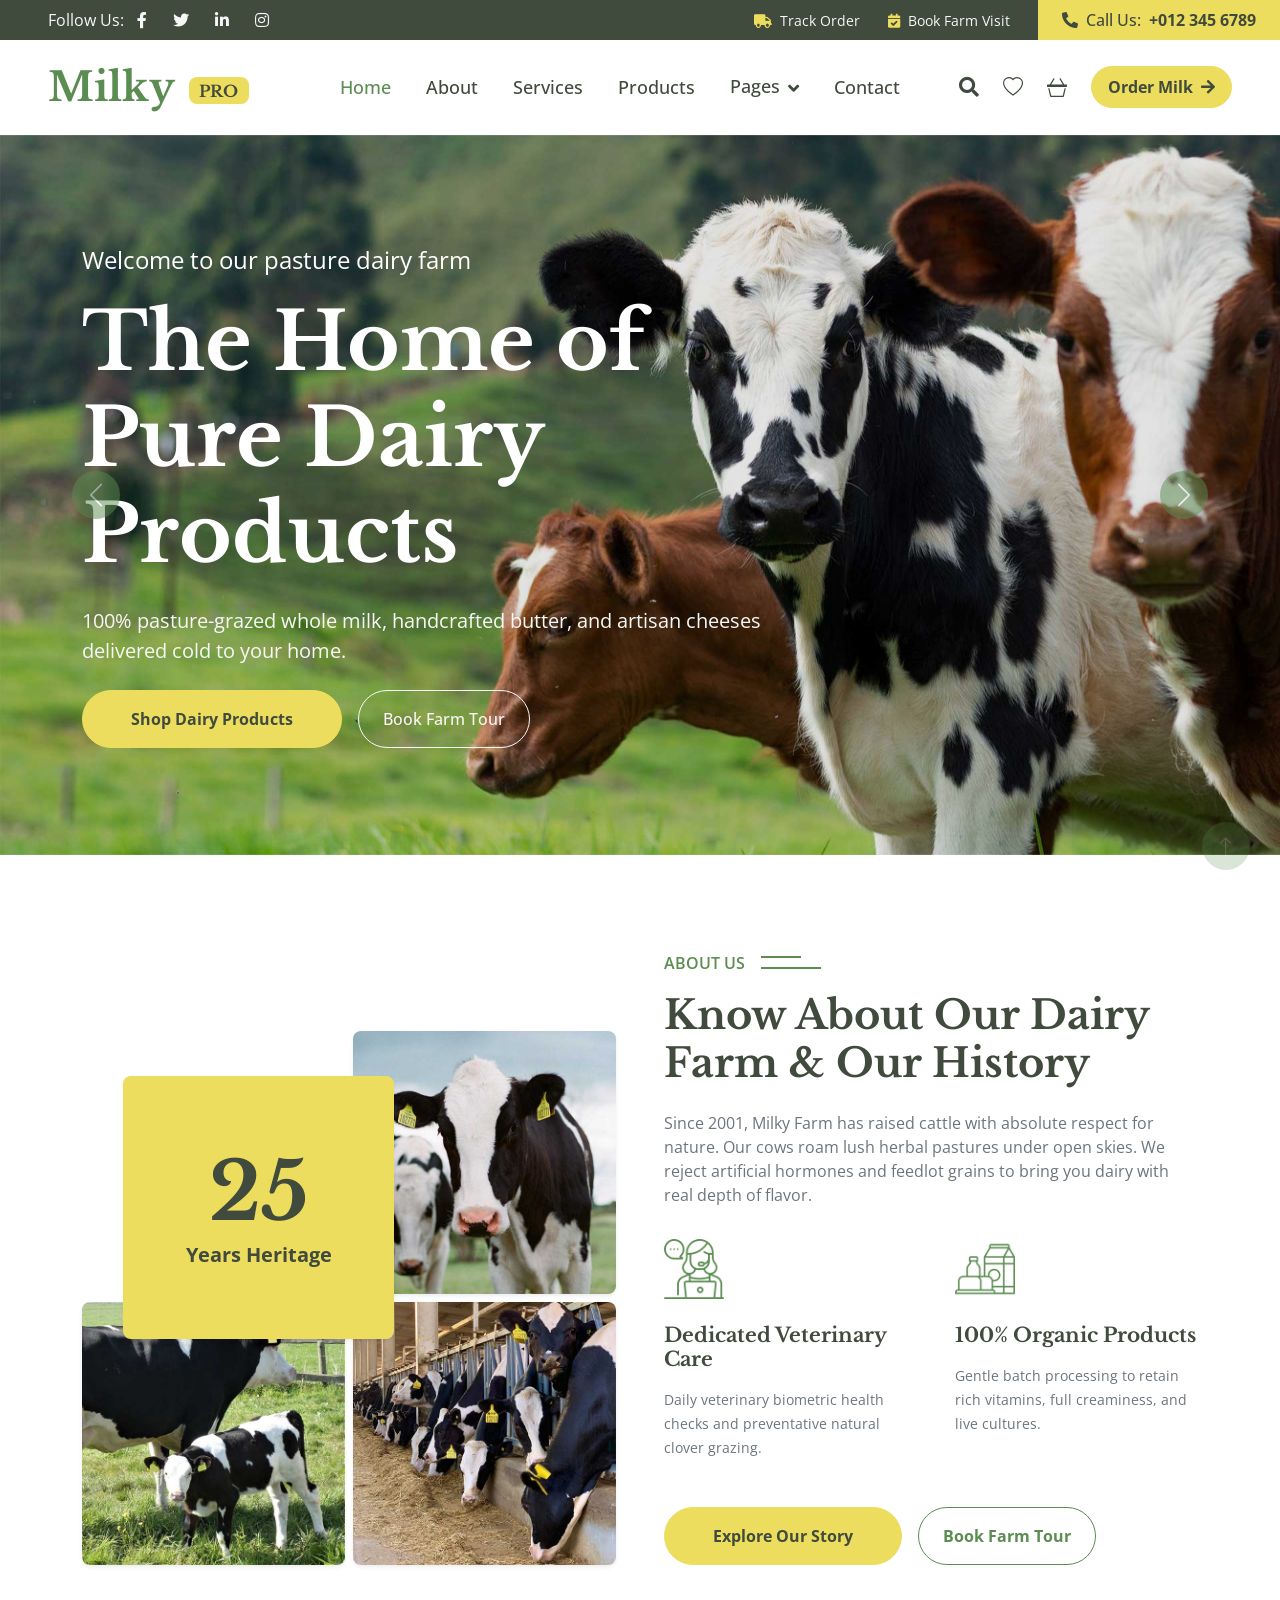
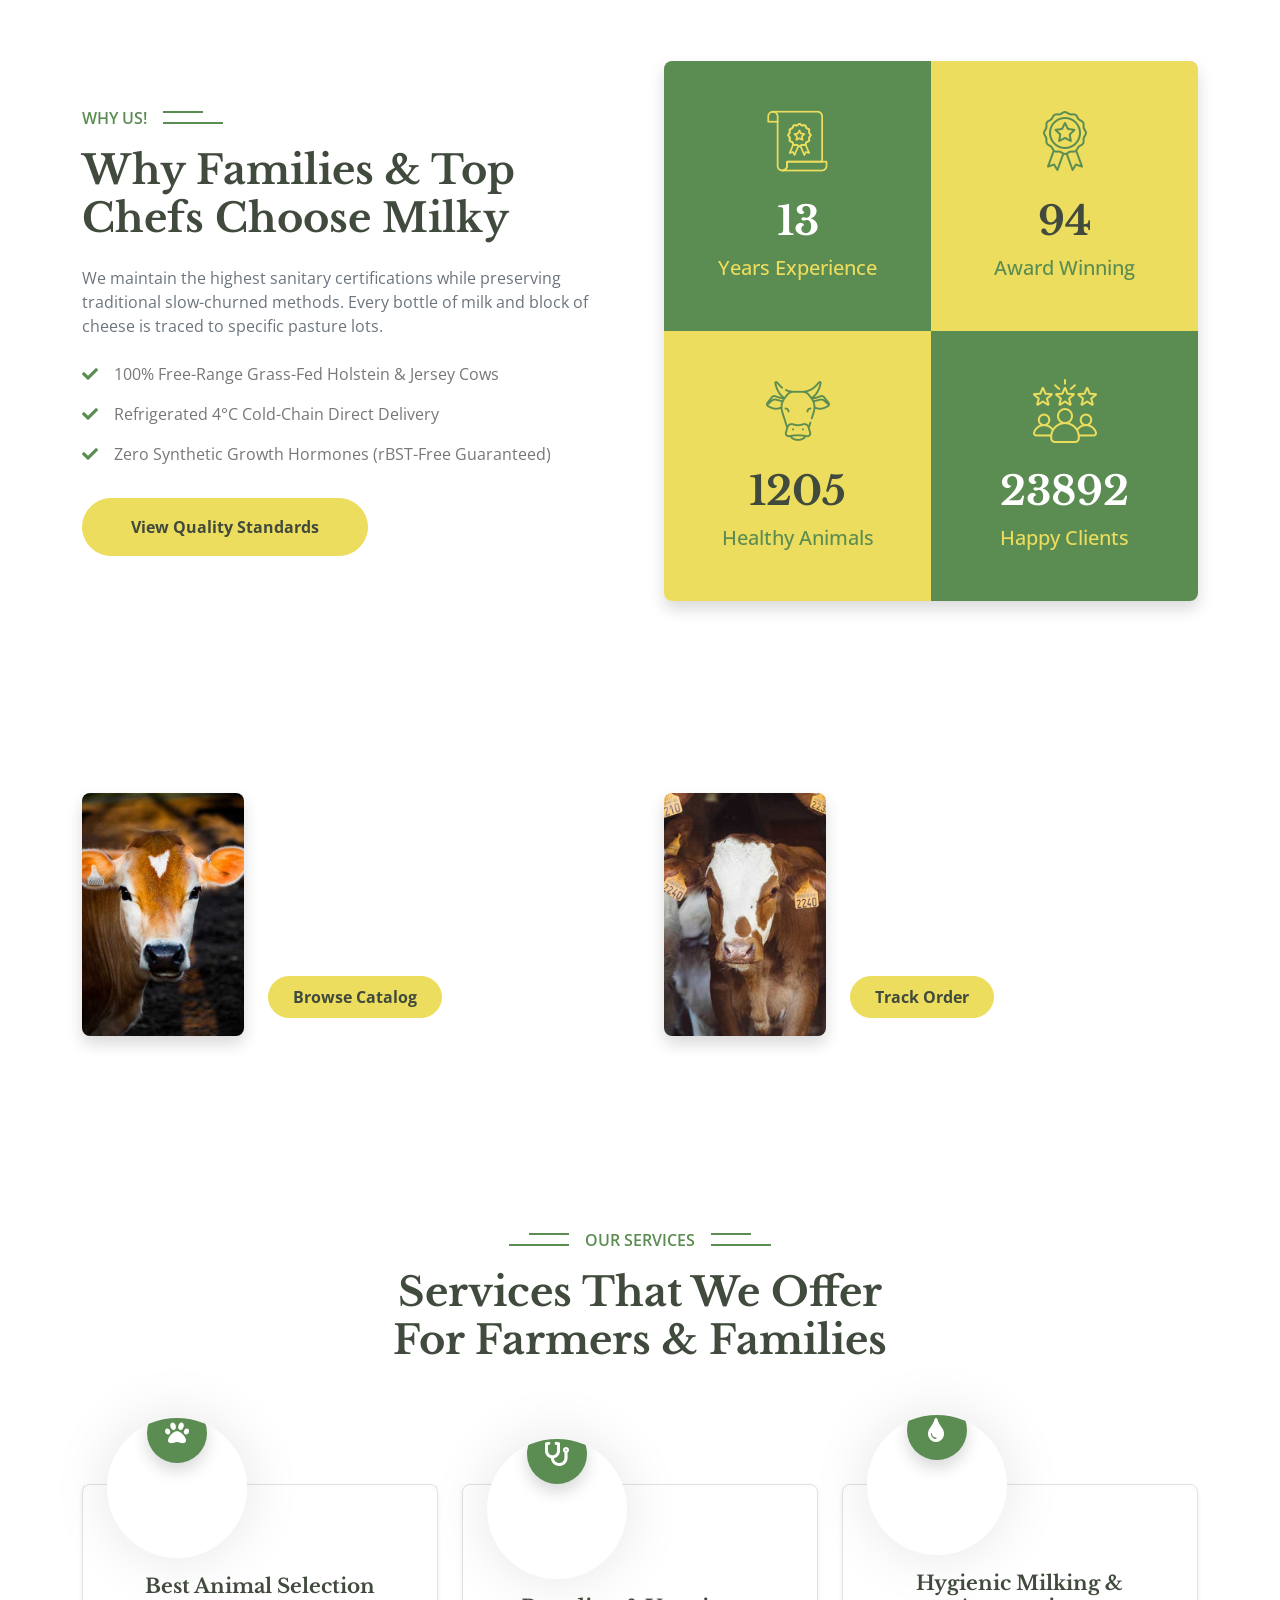
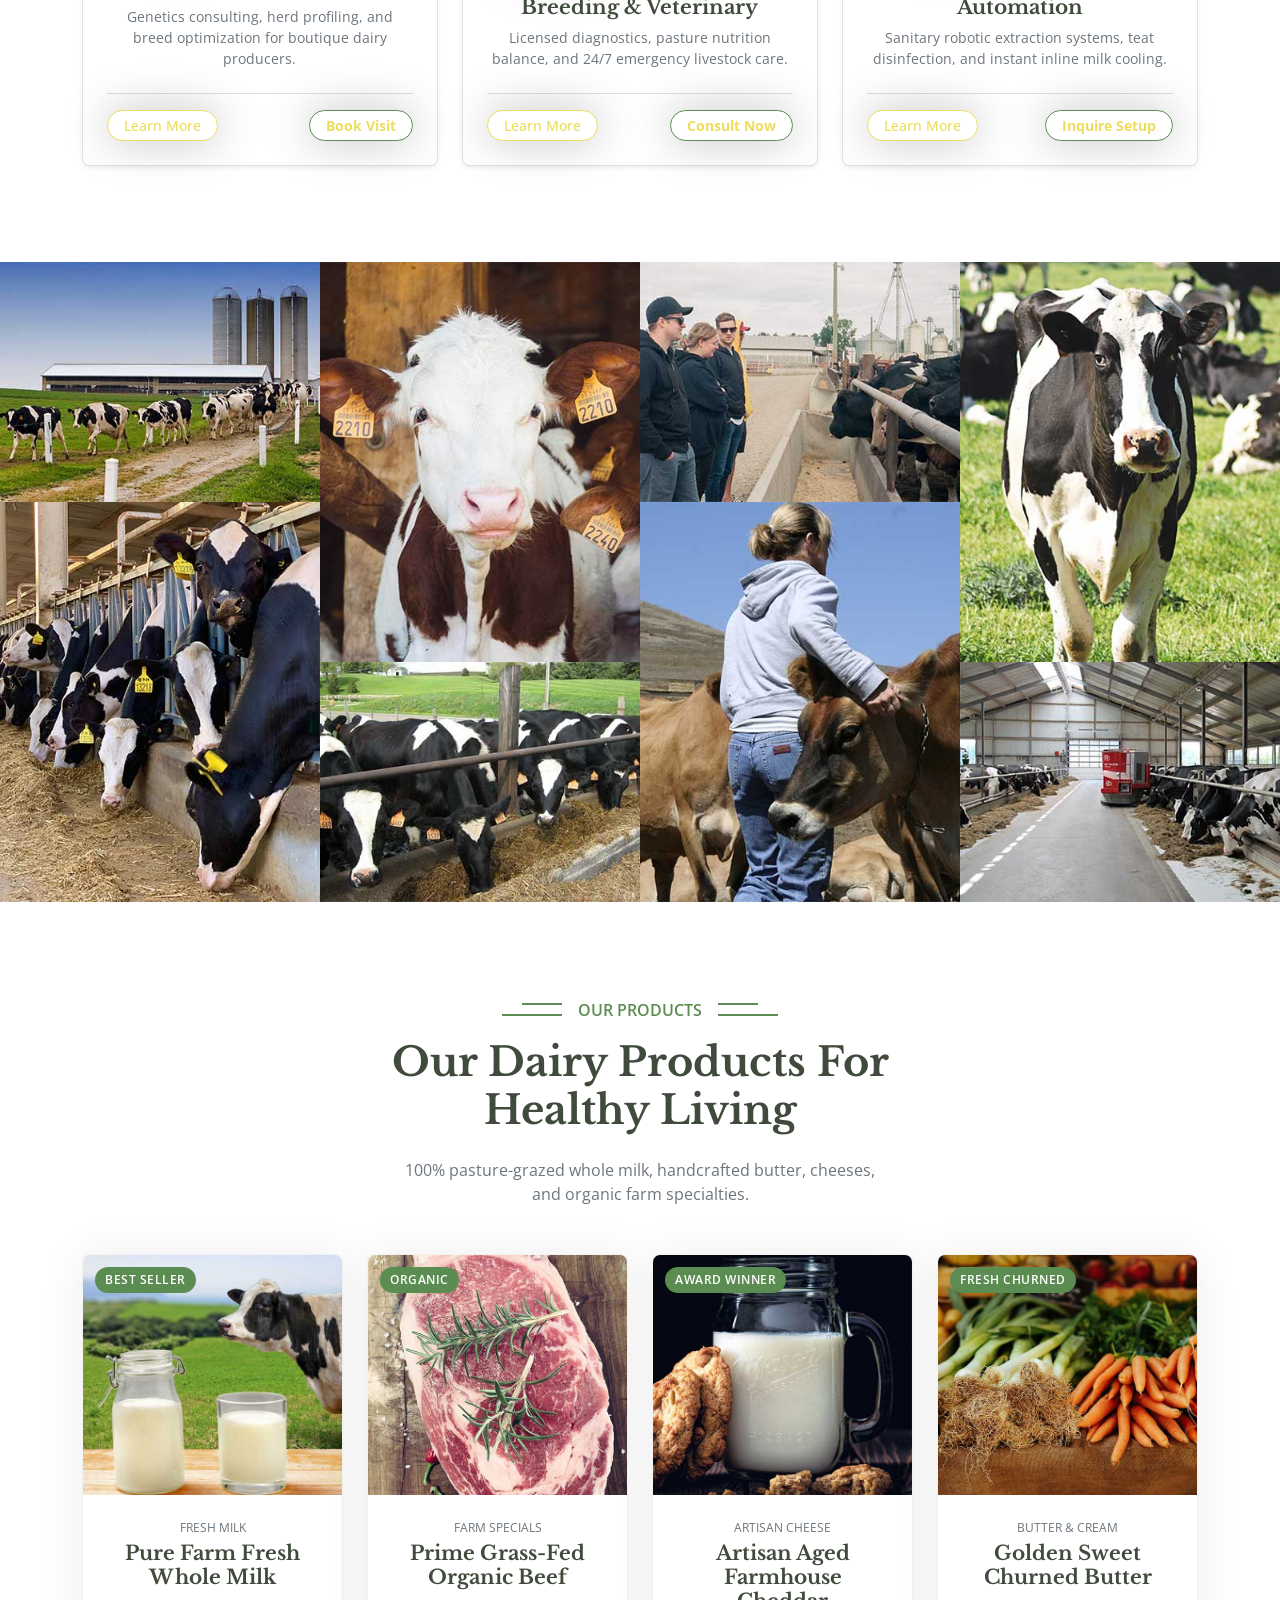
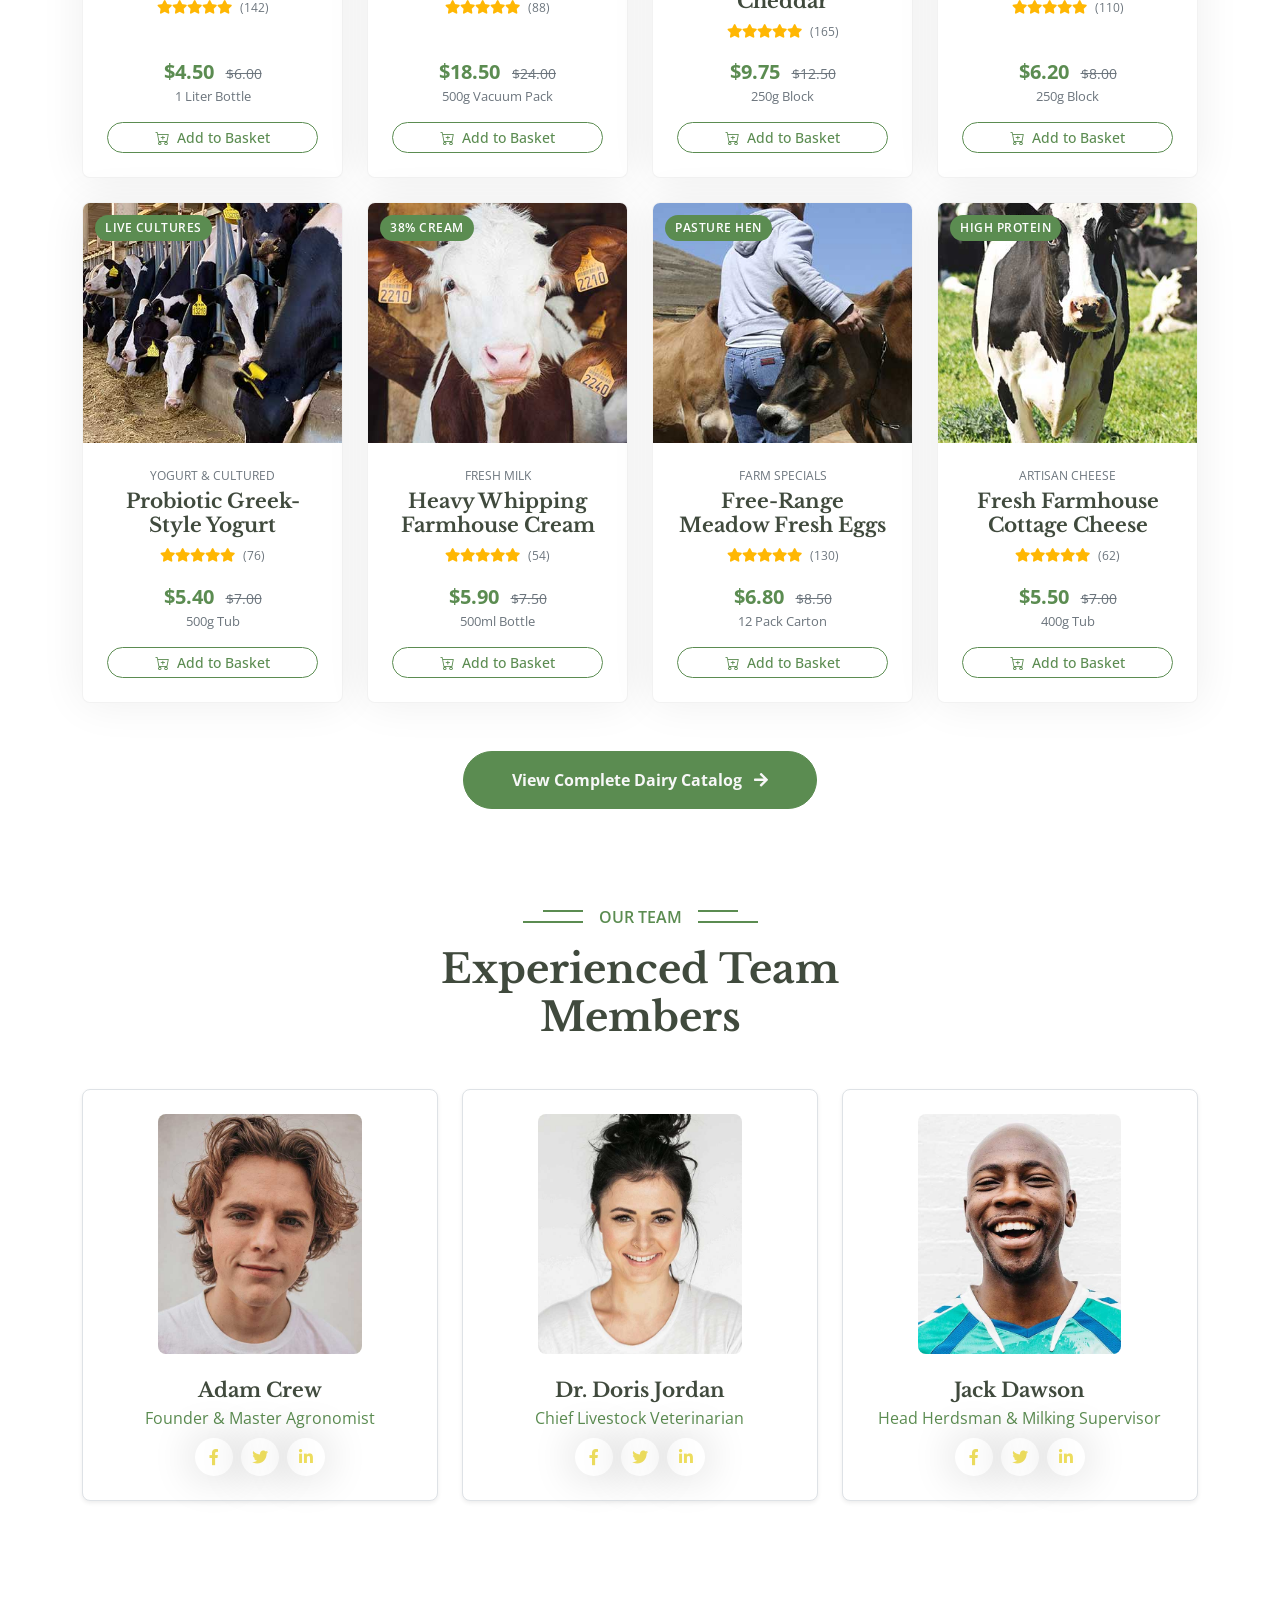
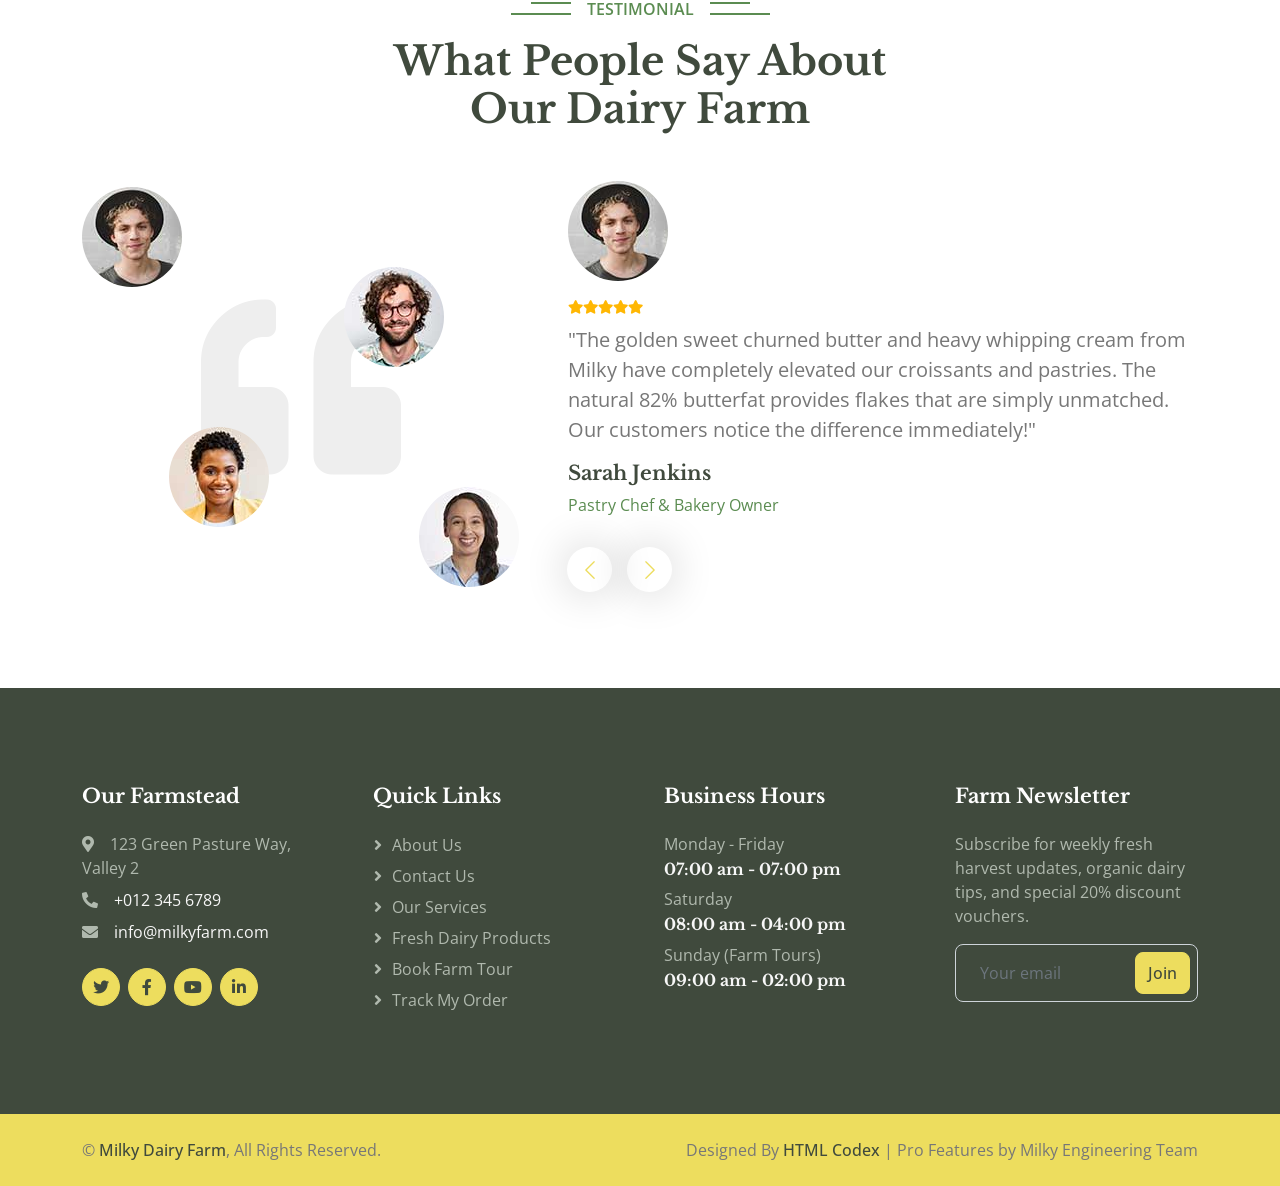
<file: index.html>
<!DOCTYPE html>
<html lang="en">

<head>
    <meta charset="utf-8">
    <title>Milky - Pure Organic Dairy Farm & Fresh Delivery</title>
    <meta content="width=device-width, initial-scale=1.0" name="viewport">
    <meta content="Organic milk, dairy farm, fresh butter, artisan cheese, farm tour" name="keywords">
    <meta content="Milky Dairy Farm produces 100% certified organic pasture-grazed milk, artisanal cheeses, and farm butter delivered fresh to your doorstep." name="description">

    <!-- Favicon -->
    <link href="img/favicon.ico" rel="icon">

    <!-- Google Web Fonts -->
    <link rel="preconnect" href="https://fonts.googleapis.com">
    <link rel="preconnect" href="https://fonts.gstatic.com" crossorigin>
    <link href="https://fonts.googleapis.com/css2?family=Libre+Baskerville:wght@700&family=Open+Sans:wght@400;500;600&display=swap" rel="stylesheet">   

    <!-- Icon Font Stylesheet -->
    <link href="https://cdnjs.cloudflare.com/ajax/libs/font-awesome/5.10.0/css/all.min.css" rel="stylesheet">
    <link href="https://cdn.jsdelivr.net/npm/bootstrap-icons@1.4.1/font/bootstrap-icons.css" rel="stylesheet">

    <!-- Libraries Stylesheet -->
    <link href="lib/animate/animate.min.css" rel="stylesheet">
    <link href="lib/owlcarousel/assets/owl.carousel.min.css" rel="stylesheet">
    <link href="lib/lightbox/css/lightbox.min.css" rel="stylesheet">

    <!-- Customized Bootstrap Stylesheet -->
    <link href="css/bootstrap.min.css" rel="stylesheet">

    <!-- Template Stylesheet -->
    <link href="css/style.css" rel="stylesheet">
    <!-- Pro Features Stylesheet -->
    <link href="css/pro-features.css" rel="stylesheet">
</head>

<body>
    <!-- Spinner Start -->
    <div id="spinner" class="show bg-white position-fixed translate-middle w-100 vh-100 top-50 start-50 d-flex align-items-center justify-content-center">
        <div class="spinner-border text-primary" role="status" style="width: 3rem; height: 3rem;"></div>
    </div>
    <!-- Spinner End -->


    <!-- Topbar Start -->
    <div class="container-fluid bg-dark px-0">
        <div class="row g-0 d-none d-lg-flex">
            <div class="col-lg-6 ps-5 text-start">
                <div class="h-100 d-inline-flex align-items-center text-light">
                    <span>Follow Us:</span>
                    <a class="btn btn-link text-light" href="https://facebook.com" target="_blank" rel="noopener"><i class="fab fa-facebook-f"></i></a>
                    <a class="btn btn-link text-light" href="https://twitter.com" target="_blank" rel="noopener"><i class="fab fa-twitter"></i></a>
                    <a class="btn btn-link text-light" href="https://linkedin.com" target="_blank" rel="noopener"><i class="fab fa-linkedin-in"></i></a>
                    <a class="btn btn-link text-light" href="https://instagram.com" target="_blank" rel="noopener"><i class="fab fa-instagram"></i></a>
                </div>
            </div>
            <div class="col-lg-6 text-end">
                <a href="order-tracking.html" class="text-light me-4 text-decoration-none small"><i class="fa fa-truck me-1 text-secondary"></i> Track Order</a>
                <a href="book-tour.html" class="text-light me-4 text-decoration-none small"><i class="fa fa-calendar-check me-1 text-secondary"></i> Book Farm Visit</a>
                <div class="h-100 bg-secondary d-inline-flex align-items-center text-dark py-2 px-4">
                    <span class="me-2 fw-semi-bold"><i class="fa fa-phone-alt me-2"></i>Call Us:</span>
                    <a href="tel:+0123456789" class="text-dark text-decoration-none fw-bold">+012 345 6789</a>
                </div>
            </div>
        </div>
    </div>
    <!-- Topbar End -->


    <!-- Navbar Start -->
    <nav class="navbar navbar-expand-lg bg-white navbar-light sticky-top px-4 px-lg-5">
        <a href="index.html" class="navbar-brand d-flex align-items-center">
            <h1 class="m-0 text-primary">Milky <span class="badge bg-secondary text-dark fs-6 align-middle ms-1">PRO</span></h1>
        </a>
        <button type="button" class="navbar-toggler me-0" data-bs-toggle="collapse" data-bs-target="#navbarCollapse">
            <span class="navbar-toggler-icon"></span>
        </button>
        <div class="collapse navbar-collapse" id="navbarCollapse">
            <div class="navbar-nav ms-auto p-4 p-lg-0 align-items-lg-center">
                <a href="index.html" class="nav-item nav-link active">Home</a>
                <a href="about.html" class="nav-item nav-link">About</a>
                <a href="service.html" class="nav-item nav-link">Services</a>
                <a href="product.html" class="nav-item nav-link">Products</a>
                <div class="nav-item dropdown">
                    <a href="#" class="nav-link dropdown-toggle" data-bs-toggle="dropdown">Pages</a>
                    <div class="dropdown-menu bg-light m-0 shadow-sm border-0">
                        <a href="gallery.html" class="dropdown-item">Farm Gallery</a>
                        <a href="feature.html" class="dropdown-item">Quality Standards</a>
                        <a href="team.html" class="dropdown-item">Our Team</a>
                        <a href="testimonial.html" class="dropdown-item">Testimonials</a>
                        <a href="book-tour.html" class="dropdown-item text-primary fw-semi-bold">Book Farm Tour</a>
                        <a href="order-tracking.html" class="dropdown-item text-primary fw-semi-bold">Order Tracking</a>
                        <a href="404.html" class="dropdown-item">404 Page</a>
                    </div>
                </div>
                <a href="contact.html" class="nav-item nav-link">Contact</a>
            </div>
            <!-- Pro Navigation Icons -->
            <div class="d-flex align-items-center ms-lg-3 gap-2">
                <button type="button" class="nav-action-btn" data-action="open-search" title="Search catalog">
                    <i class="fa fa-search"></i>
                </button>
                <button type="button" class="nav-action-btn" data-action="open-wishlist" title="Saved favorites">
                    <i class="bi bi-heart"></i>
                    <span class="badge-counter wishlist-count" style="display: none;">0</span>
                </button>
                <button type="button" class="nav-action-btn" data-action="open-cart" title="Shopping basket">
                    <i class="bi bi-basket3"></i>
                    <span class="badge-counter cart-count" style="display: none;">0</span>
                </button>
                <a href="product.html" class="btn btn-secondary rounded-pill py-2 px-3 ms-2 d-none d-xl-inline-block small fw-bold">
                    Order Milk <i class="fa fa-arrow-right ms-1"></i>
                </a>
            </div>
        </div>
    </nav>
    <!-- Navbar End -->


    <!-- Carousel Start -->
    <div class="container-fluid px-0 mb-5">
        <div id="header-carousel" class="carousel slide" data-bs-ride="carousel">
            <div class="carousel-inner">
                <div class="carousel-item active">
                    <img class="w-100" src="img/carousel-1.jpg" alt="Dairy Farm">
                    <div class="carousel-caption">
                        <div class="container">
                            <div class="row justify-content-start">
                                <div class="col-lg-8 text-start">
                                    <p class="fs-4 text-white">Welcome to our pasture dairy farm</p>
                                    <h1 class="display-1 text-white mb-4 animated slideInRight">The Home of Pure Dairy Products</h1>
                                    <p class="fs-5 text-light mb-4 animated slideInRight">100% pasture-grazed whole milk, handcrafted butter, and artisan cheeses delivered cold to your home.</p>
                                    <div class="d-flex gap-3">
                                        <a href="product.html" class="btn btn-secondary rounded-pill py-3 px-5 fw-bold animated slideInRight">Shop Dairy Products</a>
                                        <a href="book-tour.html" class="btn btn-outline-light rounded-pill py-3 px-4 animated slideInRight">Book Farm Tour</a>
                                    </div>
                                </div>
                            </div>
                        </div>
                    </div>
                </div>
                <div class="carousel-item">
                    <img class="w-100" src="img/carousel-2.jpg" alt="Organic Milk">
                    <div class="carousel-caption">
                        <div class="container">
                            <div class="row justify-content-end">
                                <div class="col-lg-8 text-end">
                                    <p class="fs-4 text-white">Certified Ethical Farmstead</p>
                                    <h1 class="display-1 text-white mb-4 animated slideInRight">Fresh Organic Doorstep Delivery</h1>
                                    <p class="fs-5 text-light mb-4 animated slideInRight">Gentle batch pasteurization preserves natural vitamins, creamy richness, and live probiotics.</p>
                                    <div class="d-flex justify-content-end gap-3">
                                        <a href="order-tracking.html" class="btn btn-outline-light rounded-pill py-3 px-4 animated slideInLeft">Track Delivery</a>
                                        <a href="product.html" class="btn btn-secondary rounded-pill py-3 px-5 fw-bold animated slideInLeft">Order Fresh Milk</a>
                                    </div>
                                </div>
                            </div>
                        </div>
                    </div>
                </div>
            </div>
            <button class="carousel-control-prev" type="button" data-bs-target="#header-carousel" data-bs-slide="prev">
                <span class="carousel-control-prev-icon" aria-hidden="true"></span>
                <span class="visually-hidden">Previous</span>
            </button>
            <button class="carousel-control-next" type="button" data-bs-target="#header-carousel" data-bs-slide="next">
                <span class="carousel-control-next-icon" aria-hidden="true"></span>
                <span class="visually-hidden">Next</span>
            </button>
        </div>
    </div>
    <!-- Carousel End -->


    <!-- About Start -->
    <div class="container-xxl py-5">
        <div class="container">
            <div class="row g-5 align-items-end">
                <div class="col-lg-6">
                    <div class="row g-2">
                        <div class="col-6 position-relative wow fadeIn" data-wow-delay="0.7s">
                            <div class="about-experience bg-secondary rounded shadow-sm">
                                <h1 class="display-1 mb-0 text-dark">25</h1>
                                <small class="fs-5 fw-bold text-dark">Years Heritage</small>
                            </div>
                        </div>
                        <div class="col-6 wow fadeIn" data-wow-delay="0.1s">
                            <img class="img-fluid rounded shadow-sm" src="img/service-1.jpg" alt="Pasture">
                        </div>
                        <div class="col-6 wow fadeIn" data-wow-delay="0.3s">
                            <img class="img-fluid rounded shadow-sm" src="img/service-2.jpg" alt="Veterinary">
                        </div>
                        <div class="col-6 wow fadeIn" data-wow-delay="0.5s">
                            <img class="img-fluid rounded shadow-sm" src="img/service-3.jpg" alt="Milking">
                        </div>
                    </div>
                </div>
                <div class="col-lg-6 wow fadeIn" data-wow-delay="0.5s">
                    <p class="section-title bg-white text-start text-primary pe-3">About Us</p>
                    <h1 class="mb-4">Know About Our Dairy Farm & Our History</h1>
                    <p class="mb-4 text-muted">Since 2001, Milky Farm has raised cattle with absolute respect for nature. Our cows roam lush herbal pastures under open skies. We reject artificial hormones and feedlot grains to bring you dairy with real depth of flavor.</p>
                    <div class="row g-5 pt-2 mb-5">
                        <div class="col-sm-6">
                            <img class="img-fluid mb-4" src="img/service.png" alt="Services" style="width: 60px;">
                            <h5 class="mb-3 text-dark">Dedicated Veterinary Care</h5>
                            <span class="text-muted small">Daily veterinary biometric health checks and preventative natural clover grazing.</span>
                        </div>
                        <div class="col-sm-6">
                            <img class="img-fluid mb-4" src="img/product.png" alt="Products" style="width: 60px;">
                            <h5 class="mb-3 text-dark">100% Organic Products</h5>
                            <span class="text-muted small">Gentle batch processing to retain rich vitamins, full creaminess, and live cultures.</span>
                        </div>
                    </div>
                    <div class="d-flex gap-3">
                        <a class="btn btn-secondary rounded-pill py-3 px-5 fw-bold text-dark" href="about.html">Explore Our Story</a>
                        <a class="btn btn-outline-primary rounded-pill py-3 px-4 fw-bold" href="book-tour.html">Book Farm Tour</a>
                    </div>
                </div>
            </div>
        </div>
    </div>
    <!-- About End -->


    <!-- Features Start -->
    <div class="container-xxl py-5">
        <div class="container">
            <div class="row g-5 align-items-center">
                <div class="col-lg-6 wow fadeInUp" data-wow-delay="0.1s">
                    <p class="section-title bg-white text-start text-primary pe-3">Why Us!</p>
                    <h1 class="mb-4">Why Families & Top Chefs Choose Milky</h1>
                    <p class="mb-4 text-muted">We maintain the highest sanitary certifications while preserving traditional slow-churned methods. Every bottle of milk and block of cheese is traced to specific pasture lots.</p>
                    <p><i class="fa fa-check text-primary me-3"></i>100% Free-Range Grass-Fed Holstein & Jersey Cows</p>
                    <p><i class="fa fa-check text-primary me-3"></i>Refrigerated 4°C Cold-Chain Direct Delivery</p>
                    <p><i class="fa fa-check text-primary me-3"></i>Zero Synthetic Growth Hormones (rBST-Free Guaranteed)</p>
                    <a class="btn btn-secondary rounded-pill py-3 px-5 mt-3 fw-bold text-dark" href="feature.html">View Quality Standards</a>
                </div>
                <div class="col-lg-6">
                    <div class="rounded overflow-hidden shadow">
                        <div class="row g-0">
                            <div class="col-sm-6 wow fadeIn" data-wow-delay="0.1s">
                                <div class="text-center bg-primary py-5 px-4">
                                    <img class="img-fluid mb-4" src="img/experience.png" alt="Experience">
                                    <h1 class="display-6 text-white" data-toggle="counter-up">25</h1>
                                    <span class="fs-5 fw-semi-bold text-secondary">Years Experience</span>
                                </div>
                            </div>
                            <div class="col-sm-6 wow fadeIn" data-wow-delay="0.3s">
                                <div class="text-center bg-secondary py-5 px-4">
                                    <img class="img-fluid mb-4" src="img/award.png" alt="Award">
                                    <h1 class="display-6" data-toggle="counter-up">183</h1>
                                    <span class="fs-5 fw-semi-bold text-primary">Award Winning</span>
                                </div>
                            </div>
                            <div class="col-sm-6 wow fadeIn" data-wow-delay="0.5s">
                                <div class="text-center bg-secondary py-5 px-4">
                                    <img class="img-fluid mb-4" src="img/animal.png" alt="Animals">
                                    <h1 class="display-6" data-toggle="counter-up">2619</h1>
                                    <span class="fs-5 fw-semi-bold text-primary">Healthy Animals</span>
                                </div>
                            </div>
                            <div class="col-sm-6 wow fadeIn" data-wow-delay="0.7s">
                                <div class="text-center bg-primary py-5 px-4">
                                    <img class="img-fluid mb-4" src="img/client.png" alt="Clients">
                                    <h1 class="display-6 text-white" data-toggle="counter-up">51940</h1>
                                    <span class="fs-5 fw-semi-bold text-secondary">Happy Clients</span>
                                </div>
                            </div>
                        </div>
                    </div>
                </div>
            </div>
        </div>
    </div>
    <!-- Features End -->


    <!-- Banner Start -->
    <div class="container-fluid banner my-5 py-5" data-parallax="scroll" data-image-src="img/banner.jpg">
        <div class="container py-5">
            <div class="row g-5">
                <div class="col-lg-6 wow fadeIn" data-wow-delay="0.3s">
                    <div class="row g-4 align-items-center">
                        <div class="col-sm-4">
                            <img class="img-fluid rounded shadow" src="img/banner-1.jpg" alt="Products">
                        </div>
                        <div class="col-sm-8">
                            <h2 class="text-white mb-3">Best Organic Dairy Products</h2>
                            <p class="text-white mb-4">Golden sweet butter, aged farmhouse cheddar, and probiotic strained Greek yogurt.</p>
                            <a class="btn btn-secondary rounded-pill py-2 px-4 fw-bold" href="product.html">Browse Catalog</a>
                        </div>
                    </div>
                </div>
                <div class="col-lg-6 wow fadeIn" data-wow-delay="0.5s">
                    <div class="row g-4 align-items-center">
                        <div class="col-sm-4">
                            <img class="img-fluid rounded shadow" src="img/banner-2.jpg" alt="Delivery">
                        </div>
                        <div class="col-sm-8">
                            <h2 class="text-white mb-3">Cold-Chain Doorstep Delivery</h2>
                            <p class="text-white mb-4">Morning delivery straight to your doorstep cooler box with online GPS tracking.</p>
                            <a class="btn btn-secondary rounded-pill py-2 px-4 fw-bold" href="order-tracking.html">Track Order</a>
                        </div>
                    </div>
                </div>
            </div>
        </div>
    </div>
    <!-- Banner End -->


    <!-- Service Start -->
    <div class="container-xxl py-5">
        <div class="container">
            <div class="text-center mx-auto pb-4 wow fadeInUp" data-wow-delay="0.1s" style="max-width: 500px;">
                <p class="section-title bg-white text-center text-primary px-3">Our Services</p>
                <h1 class="mb-5">Services That We Offer For Farmers & Families</h1>
            </div>
            <div class="row gy-5 gx-4">
                <div class="col-lg-4 col-md-6 pt-5 wow fadeInUp" data-wow-delay="0.1s">
                    <div class="service-item d-flex flex-column h-100 bg-white rounded shadow-sm border">
                        <div class="service-img position-relative overflow-hidden">
                            <img class="img-fluid w-100" src="img/service-1.jpg" alt="Animal Selection" style="height: 200px; object-fit: cover;">
                        </div>
                        <div class="service-text p-4 pt-0 d-flex flex-column flex-grow-1">
                            <div class="service-icon mb-3">
                                <div class="btn-square bg-primary text-white rounded-circle mx-auto shadow" style="width: 60px; height: 60px; font-size: 1.5rem; margin-top: -30px;">
                                    <i class="fa fa-paw"></i>
                                </div>
                            </div>
                            <h5 class="mb-2 text-dark text-center">Best Animal Selection</h5>
                            <p class="mb-4 text-muted small text-center flex-grow-1">Genetics consulting, herd profiling, and breed optimization for boutique dairy producers.</p>
                            <div class="d-flex justify-content-between align-items-center border-top pt-3 mt-auto">
                                <a class="btn btn-sm btn-outline-secondary rounded-pill px-3" href="service.html">Learn More</a>
                                <a class="btn btn-sm btn-primary rounded-pill px-3 fw-bold" href="book-tour.html?service=animal-selection">Book Visit</a>
                            </div>
                        </div>
                    </div>
                </div>
                <div class="col-lg-4 col-md-6 pt-5 wow fadeInUp" data-wow-delay="0.3s">
                    <div class="service-item d-flex flex-column h-100 bg-white rounded shadow-sm border">
                        <div class="service-img position-relative overflow-hidden">
                            <img class="img-fluid w-100" src="img/service-2.jpg" alt="Veterinary" style="height: 200px; object-fit: cover;">
                        </div>
                        <div class="service-text p-4 pt-0 d-flex flex-column flex-grow-1">
                            <div class="service-icon mb-3">
                                <div class="btn-square bg-primary text-white rounded-circle mx-auto shadow" style="width: 60px; height: 60px; font-size: 1.5rem; margin-top: -30px;">
                                    <i class="fa fa-stethoscope"></i>
                                </div>
                            </div>
                            <h5 class="mb-2 text-dark text-center">Breeding & Veterinary</h5>
                            <p class="mb-4 text-muted small text-center flex-grow-1">Licensed diagnostics, pasture nutrition balance, and 24/7 emergency livestock care.</p>
                            <div class="d-flex justify-content-between align-items-center border-top pt-3 mt-auto">
                                <a class="btn btn-sm btn-outline-secondary rounded-pill px-3" href="service.html">Learn More</a>
                                <a class="btn btn-sm btn-primary rounded-pill px-3 fw-bold" href="book-tour.html?service=breeding-veterinary">Consult Now</a>
                            </div>
                        </div>
                    </div>
                </div>
                <div class="col-lg-4 col-md-6 pt-5 wow fadeInUp" data-wow-delay="0.5s">
                    <div class="service-item d-flex flex-column h-100 bg-white rounded shadow-sm border">
                        <div class="service-img position-relative overflow-hidden">
                            <img class="img-fluid w-100" src="img/service-3.jpg" alt="Milking Care" style="height: 200px; object-fit: cover;">
                        </div>
                        <div class="service-text p-4 pt-0 d-flex flex-column flex-grow-1">
                            <div class="service-icon mb-3">
                                <div class="btn-square bg-primary text-white rounded-circle mx-auto shadow" style="width: 60px; height: 60px; font-size: 1.5rem; margin-top: -30px;">
                                    <i class="fa fa-tint"></i>
                                </div>
                            </div>
                            <h5 class="mb-2 text-dark text-center">Hygienic Milking & Automation</h5>
                            <p class="mb-4 text-muted small text-center flex-grow-1">Sanitary robotic extraction systems, teat disinfection, and instant inline milk cooling.</p>
                            <div class="d-flex justify-content-between align-items-center border-top pt-3 mt-auto">
                                <a class="btn btn-sm btn-outline-secondary rounded-pill px-3" href="service.html">Learn More</a>
                                <a class="btn btn-sm btn-primary rounded-pill px-3 fw-bold" href="book-tour.html?service=care-milking">Inquire Setup</a>
                            </div>
                        </div>
                    </div>
                </div>
            </div>
        </div>
    </div>
    <!-- Service End -->


    <!-- Gallery Preview Start -->
    <div class="container-xxl py-5 px-0">
        <div class="row g-0">
            <div class="col-lg-3 col-md-6 wow fadeInUp" data-wow-delay="0.1s">
                <div class="row g-0">
                    <div class="col-12">
                        <a class="d-block" href="img/gallery-5.jpg" data-lightbox="gallery" data-title="Cows Grazing Pasture">
                            <img class="img-fluid" src="img/gallery-5.jpg" alt="Pasture">
                        </a>
                    </div>
                    <div class="col-12">
                        <a class="d-block" href="img/gallery-1.jpg" data-lightbox="gallery" data-title="Greek Yogurt">
                            <img class="img-fluid" src="img/gallery-1.jpg" alt="Yogurt">
                        </a>
                    </div>
                </div>
            </div>
            <div class="col-lg-3 col-md-6 wow fadeInUp" data-wow-delay="0.3s">
                <div class="row g-0">
                    <div class="col-12">
                        <a class="d-block" href="img/gallery-2.jpg" data-lightbox="gallery" data-title="Dairy Cream">
                            <img class="img-fluid" src="img/gallery-2.jpg" alt="Cream">
                        </a>
                    </div>
                    <div class="col-12">
                        <a class="d-block" href="img/gallery-6.jpg" data-lightbox="gallery" data-title="Milking Facility">
                            <img class="img-fluid" src="img/gallery-6.jpg" alt="Parlor">
                        </a>
                    </div>
                </div>
            </div>
            <div class="col-lg-3 col-md-6 wow fadeInUp" data-wow-delay="0.5s">
                <div class="row g-0">
                    <div class="col-12">
                        <a class="d-block" href="img/gallery-7.jpg" data-lightbox="gallery" data-title="Calves in Sun">
                            <img class="img-fluid" src="img/gallery-7.jpg" alt="Calves">
                        </a>
                    </div>
                    <div class="col-12">
                        <a class="d-block" href="img/gallery-3.jpg" data-lightbox="gallery" data-title="Fresh Eggs">
                            <img class="img-fluid" src="img/gallery-3.jpg" alt="Eggs">
                        </a>
                    </div>
                </div>
            </div>
            <div class="col-lg-3 col-md-6 wow fadeInUp" data-wow-delay="0.7s">
                <div class="row g-0">
                    <div class="col-12">
                        <a class="d-block" href="img/gallery-4.jpg" data-lightbox="gallery" data-title="Cheese Curds">
                            <img class="img-fluid" src="img/gallery-4.jpg" alt="Cheese Curds">
                        </a>
                    </div>
                    <div class="col-12">
                        <a class="d-block" href="img/gallery-8.jpg" data-lightbox="gallery" data-title="Cave Aged Cheese">
                            <img class="img-fluid" src="img/gallery-8.jpg" alt="Aged Cheese">
                        </a>
                    </div>
                </div>
            </div>
        </div>
    </div>
    <!-- Gallery Preview End -->


    <!-- Product Start -->
    <div class="container-xxl py-5">
        <div class="container">
            <div class="text-center mx-auto wow fadeInUp" data-wow-delay="0.1s" style="max-width: 500px;">
                <p class="section-title bg-white text-center text-primary px-3">Our Products</p>
                <h1 class="mb-4">Our Dairy Products For Healthy Living</h1>
                <p class="text-muted mb-5">100% pasture-grazed whole milk, handcrafted butter, cheeses, and organic farm specialties.</p>
            </div>
            <div class="row gx-4 gy-4" id="homeProductsGrid">
                <!-- Populated dynamically with Quick-View and Add to Cart -->
            </div>
            <div class="text-center mt-5">
                <a href="product.html" class="btn btn-primary rounded-pill py-3 px-5 fw-bold">
                    View Complete Dairy Catalog <i class="fa fa-arrow-right ms-2"></i>
                </a>
            </div>
        </div>
    </div>
    <!-- Product End -->


    <!-- Team Start -->
    <div class="container-xxl py-5">
        <div class="container">
            <div class="text-center mx-auto wow fadeInUp" data-wow-delay="0.1s" style="max-width: 500px;">
                <p class="section-title bg-white text-center text-primary px-3">Our Team</p>
                <h1 class="mb-5">Experienced Team Members</h1>
            </div>
            <div class="row g-4">
                <div class="col-lg-4 col-md-6 wow fadeInUp" data-wow-delay="0.1s">
                    <div class="team-item rounded p-4 bg-white shadow-sm border">
                        <img class="img-fluid rounded mb-4" src="img/team-1.jpg" alt="Adam" style="height: 240px; object-fit: cover;">
                        <h5 class="mb-1 text-dark">Adam Crew</h5>
                        <p class="text-primary mb-2">Founder & Master Agronomist</p>
                        <div class="d-flex justify-content-center">
                            <a class="btn btn-square btn-outline-secondary rounded-circle mx-1" href="https://facebook.com" target="_blank" rel="noopener"><i class="fab fa-facebook-f"></i></a>
                            <a class="btn btn-square btn-outline-secondary rounded-circle mx-1" href="https://twitter.com" target="_blank" rel="noopener"><i class="fab fa-twitter"></i></a>
                            <a class="btn btn-square btn-outline-secondary rounded-circle mx-1" href="https://linkedin.com" target="_blank" rel="noopener"><i class="fab fa-linkedin-in"></i></a>
                        </div>
                    </div>
                </div>
                <div class="col-lg-4 col-md-6 wow fadeInUp" data-wow-delay="0.3s">
                    <div class="team-item rounded p-4 bg-white shadow-sm border">
                        <img class="img-fluid rounded mb-4" src="img/team-2.jpg" alt="Doris" style="height: 240px; object-fit: cover;">
                        <h5 class="mb-1 text-dark">Dr. Doris Jordan</h5>
                        <p class="text-primary mb-2">Chief Livestock Veterinarian</p>
                        <div class="d-flex justify-content-center">
                            <a class="btn btn-square btn-outline-secondary rounded-circle mx-1" href="https://facebook.com" target="_blank" rel="noopener"><i class="fab fa-facebook-f"></i></a>
                            <a class="btn btn-square btn-outline-secondary rounded-circle mx-1" href="https://twitter.com" target="_blank" rel="noopener"><i class="fab fa-twitter"></i></a>
                            <a class="btn btn-square btn-outline-secondary rounded-circle mx-1" href="https://linkedin.com" target="_blank" rel="noopener"><i class="fab fa-linkedin-in"></i></a>
                        </div>
                    </div>
                </div>
                <div class="col-lg-4 col-md-6 wow fadeInUp" data-wow-delay="0.5s">
                    <div class="team-item rounded p-4 bg-white shadow-sm border">
                        <img class="img-fluid rounded mb-4" src="img/team-3.jpg" alt="Jack" style="height: 240px; object-fit: cover;">
                        <h5 class="mb-1 text-dark">Jack Dawson</h5>
                        <p class="text-primary mb-2">Head Herdsman & Milking Supervisor</p>
                        <div class="d-flex justify-content-center">
                            <a class="btn btn-square btn-outline-secondary rounded-circle mx-1" href="https://facebook.com" target="_blank" rel="noopener"><i class="fab fa-facebook-f"></i></a>
                            <a class="btn btn-square btn-outline-secondary rounded-circle mx-1" href="https://twitter.com" target="_blank" rel="noopener"><i class="fab fa-twitter"></i></a>
                            <a class="btn btn-square btn-outline-secondary rounded-circle mx-1" href="https://linkedin.com" target="_blank" rel="noopener"><i class="fab fa-linkedin-in"></i></a>
                        </div>
                    </div>
                </div>
            </div>
        </div>
    </div>
    <!-- Team End -->


    <!-- Testimonial Start -->
    <div class="container-xxl py-5">
        <div class="container">
            <div class="text-center mx-auto wow fadeInUp" data-wow-delay="0.1s" style="max-width: 500px;">
                <p class="section-title bg-white text-center text-primary px-3">Testimonial</p>
                <h1 class="mb-5">What People Say About Our Dairy Farm</h1>
            </div>
            <div class="row g-5 align-items-center">
                <div class="col-lg-5 wow fadeInUp" data-wow-delay="0.1s">
                    <div class="testimonial-img">
                        <img class="img-fluid animated pulse infinite" src="img/testimonial-1.jpg" alt="Sarah">
                        <img class="img-fluid animated pulse infinite" src="img/testimonial-2.jpg" alt="Michael">
                        <img class="img-fluid animated pulse infinite" src="img/testimonial-3.jpg" alt="Elena">
                        <img class="img-fluid animated pulse infinite" src="img/testimonial-4.jpg" alt="David">
                    </div>
                </div>
                <div class="col-lg-7 wow fadeInUp" data-wow-delay="0.5s">
                    <div class="owl-carousel testimonial-carousel">
                        <div class="testimonial-item">
                            <img class="img-fluid mb-3" src="img/testimonial-1.jpg" alt="Sarah Jenkins">
                            <div class="product-rating mb-2"><i class="fa fa-star"></i><i class="fa fa-star"></i><i class="fa fa-star"></i><i class="fa fa-star"></i><i class="fa fa-star"></i></div>
                            <p class="fs-5">"The golden sweet churned butter and heavy whipping cream from Milky have completely elevated our croissants and pastries. The natural 82% butterfat provides flakes that are simply unmatched. Our customers notice the difference immediately!"</p>
                            <h5>Sarah Jenkins</h5>
                            <span class="text-primary">Pastry Chef & Bakery Owner</span>
                        </div>
                        <div class="testimonial-item">
                            <img class="img-fluid mb-3" src="img/testimonial-2.jpg" alt="Michael Sterling">
                            <div class="product-rating mb-2"><i class="fa fa-star"></i><i class="fa fa-star"></i><i class="fa fa-star"></i><i class="fa fa-star"></i><i class="fa fa-star"></i></div>
                            <p class="fs-5">"We switched to Milky's home milk subscription four months ago. Fresh glass bottles arrive on our porch by 6:30 AM without fail. My kids never used to drink milk, and now they ask for seconds every morning. Remarkable freshness!"</p>
                            <h5>Michael Sterling</h5>
                            <span class="text-primary">Family Milk Subscriber, NY</span>
                        </div>
                        <div class="testimonial-item">
                            <img class="img-fluid mb-3" src="img/testimonial-3.jpg" alt="Elena Rostova">
                            <div class="product-rating mb-2"><i class="fa fa-star"></i><i class="fa fa-star"></i><i class="fa fa-star"></i><i class="fa fa-star"></i><i class="fa fa-star"></i></div>
                            <p class="fs-5">"Their 18-month cave-aged farmhouse cheddar has won blind tastings against international contenders. The balance of acidity, sharpness, and rich pasture notes shows deep respect for traditional cheesemaking."</p>
                            <h5>Elena Rostova</h5>
                            <span class="text-primary">Artisan Fromager & Food Critic</span>
                        </div>
                        <div class="testimonial-item">
                            <img class="img-fluid mb-3" src="img/testimonial-4.jpg" alt="David Chen">
                            <div class="product-rating mb-2"><i class="fa fa-star"></i><i class="fa fa-star"></i><i class="fa fa-star"></i><i class="fa fa-star"></i><i class="fa fa-star"></i></div>
                            <p class="fs-5">"The veterinary genetics and milking parlor consultation provided by the Milky team transformed our farm operations. Our herd health indices improved by 35% in six months. Invaluable professional partnership."</p>
                            <h5>David Chen</h5>
                            <span class="text-primary">Dairy Farm Entrepreneur</span>
                        </div>
                    </div>
                </div>
            </div>
        </div>
    </div>
    <!-- Testimonial End -->


    <!-- Footer Start -->
    <div class="container-fluid bg-dark footer mt-5 py-5 wow fadeIn" data-wow-delay="0.1s">
        <div class="container py-5">
            <div class="row g-5">
                <div class="col-lg-3 col-md-6">
                    <h5 class="text-white mb-4">Our Farmstead</h5>
                    <p class="mb-2"><i class="fa fa-map-marker-alt me-3"></i>123 Green Pasture Way, Valley 2</p>
                    <p class="mb-2"><i class="fa fa-phone-alt me-3"></i><a href="tel:+0123456789" class="text-light text-decoration-none">+012 345 6789</a></p>
                    <p class="mb-2"><i class="fa fa-envelope me-3"></i><a href="mailto:info@milkyfarm.com" class="text-light text-decoration-none">info@milkyfarm.com</a></p>
                    <div class="d-flex pt-3">
                        <a class="btn btn-square btn-secondary rounded-circle me-2" href="https://twitter.com" target="_blank" rel="noopener"><i class="fab fa-twitter"></i></a>
                        <a class="btn btn-square btn-secondary rounded-circle me-2" href="https://facebook.com" target="_blank" rel="noopener"><i class="fab fa-facebook-f"></i></a>
                        <a class="btn btn-square btn-secondary rounded-circle me-2" href="https://youtube.com" target="_blank" rel="noopener"><i class="fab fa-youtube"></i></a>
                        <a class="btn btn-square btn-secondary rounded-circle me-2" href="https://linkedin.com" target="_blank" rel="noopener"><i class="fab fa-linkedin-in"></i></a>
                    </div>
                </div>
                <div class="col-lg-3 col-md-6">
                    <h5 class="text-white mb-4">Quick Links</h5>
                    <a class="btn btn-link" href="about.html">About Us</a>
                    <a class="btn btn-link" href="contact.html">Contact Us</a>
                    <a class="btn btn-link" href="service.html">Our Services</a>
                    <a class="btn btn-link" href="product.html">Fresh Dairy Products</a>
                    <a class="btn btn-link" href="book-tour.html">Book Farm Tour</a>
                    <a class="btn btn-link" href="order-tracking.html">Track My Order</a>
                </div>
                <div class="col-lg-3 col-md-6">
                    <h5 class="text-white mb-4">Business Hours</h5>
                    <p class="mb-1">Monday - Friday</p>
                    <h6 class="text-light">07:00 am - 07:00 pm</h6>
                    <p class="mb-1">Saturday</p>
                    <h6 class="text-light">08:00 am - 04:00 pm</h6>
                    <p class="mb-1">Sunday (Farm Tours)</p>
                    <h6 class="text-light">09:00 am - 02:00 pm</h6>
                </div>
                <div class="col-lg-3 col-md-6">
                    <h5 class="text-white mb-4">Farm Newsletter</h5>
                    <p>Subscribe for weekly fresh harvest updates, organic dairy tips, and special 20% discount vouchers.</p>
                    <form class="newsletter-form position-relative w-100">
                        <input class="form-control bg-transparent w-100 py-3 ps-4 pe-5 text-white" type="email" placeholder="Your email" required>
                        <button type="submit" class="btn btn-secondary py-2 position-absolute top-0 end-0 mt-2 me-2">Join</button>
                    </form>
                </div>
            </div>
        </div>
    </div>
    <!-- Footer End -->


    <!-- Copyright Start -->
    <div class="container-fluid bg-secondary text-body copyright py-4">
        <div class="container">
            <div class="row">
                <div class="col-md-6 text-center text-md-start mb-3 mb-md-0">
                    &copy; <a class="fw-semi-bold text-dark" href="index.html">Milky Dairy Farm</a>, All Rights Reserved.
                </div>
                <div class="col-md-6 text-center text-md-end">
                    <!--/*** Keep attribution link intact for CC BY 4.0 license compliance ***/-->
                    Designed By <a class="fw-semi-bold text-dark" href="https://htmlcodex.com" target="_blank" rel="noopener">HTML Codex</a> | Pro Features by Milky Engineering Team
                </div>
            </div>
        </div>
    </div>
    <!-- Copyright End -->


    <!-- Back to Top -->
    <a href="#" class="btn btn-lg btn-primary btn-lg-square rounded-circle back-to-top"><i class="bi bi-arrow-up"></i></a>


    <!-- ==================== PRO OVERLAYS & MODALS ==================== -->

    <!-- Product Quick View Modal -->
    <div class="modal fade" id="quickViewModal" tabindex="-1" aria-labelledby="quickViewModalLabel" aria-hidden="true">
        <div class="modal-dialog modal-dialog-centered modal-lg">
            <div class="modal-content border-0 shadow">
                <div class="modal-header border-0 pb-0">
                    <span class="badge bg-secondary text-dark px-3 py-1 rounded-pill" id="qvCategory">Fresh Milk</span>
                    <button type="button" class="btn-close" data-bs-dismiss="modal" aria-label="Close"></button>
                </div>
                <div class="modal-body p-4 pt-2">
                    <div class="row g-4 align-items-center">
                        <div class="col-md-5 text-center">
                            <img src="img/product-1.jpg" id="qvImage" class="img-fluid rounded border shadow-sm" alt="Product" style="max-height: 280px; object-fit: cover;">
                        </div>
                        <div class="col-md-7">
                            <h4 class="mb-1 text-dark" id="qvTitle">Pure Farm Fresh Milk</h4>
                            <div class="d-flex align-items-center mb-2 gap-2">
                                <div class="product-rating">
                                    <i class="fa fa-star"></i><i class="fa fa-star"></i><i class="fa fa-star"></i><i class="fa fa-star"></i><i class="fa fa-star"></i>
                                </div>
                                <span class="text-muted small">5.0 (Certified Organic)</span>
                            </div>
                            <div class="d-flex align-items-baseline gap-2 mb-3">
                                <span class="fs-3 fw-bold text-primary" id="qvPrice">$4.50</span>
                                <span class="text-decoration-line-through text-muted small" id="qvOldPrice">$6.00</span>
                                <span class="text-muted small" id="qvUnit">(1 Liter)</span>
                            </div>
                            <p class="text-muted small mb-3" id="qvDescription">
                                100% pasture-grazed whole milk, gently pasteurized to lock in farm creaminess and vitamins.
                            </p>
                            <div class="nutrition-grid mb-3" id="qvNutrition" style="grid-template-columns: repeat(4, 1fr);">
                                <!-- Populated by JS -->
                            </div>
                            <div class="d-flex gap-2 align-items-center">
                                <div class="qty-control" style="height: 42px;">
                                    <button type="button" class="qty-btn" onclick="const q = document.getElementById('qvQty'); if (parseInt(q.value)>1) q.value = parseInt(q.value)-1;">-</button>
                                    <input type="number" id="qvQty" class="qty-val" value="1" min="1" max="50" style="width: 40px; border:none; height:100%;">
                                    <button type="button" class="qty-btn" onclick="const q = document.getElementById('qvQty'); q.value = parseInt(q.value)+1;">+</button>
                                </div>
                                <button type="button" class="btn btn-primary rounded-pill px-4 fw-bold flex-grow-1" id="qvAddToCartBtn">
                                    <i class="bi bi-cart-plus me-1"></i> Add to Basket
                                </button>
                                <button type="button" class="btn btn-outline-danger btn-square rounded-circle" id="qvWishlistBtn">
                                    <i class="bi bi-heart"></i>
                                </button>
                            </div>
                        </div>
                    </div>
                </div>
            </div>
        </div>
    </div>

    <!-- Offcanvas Cart Drawer -->
    <div class="offcanvas offcanvas-end offcanvas-cart" tabindex="-1" id="offcanvasCart" aria-labelledby="offcanvasCartLabel">
        <div class="offcanvas-header">
            <h5 class="offcanvas-title text-dark fw-bold" id="offcanvasCartLabel">
                <i class="bi bi-basket3 text-primary me-2"></i> Your Basket (<span class="cart-count">0</span>)
            </h5>
            <button type="button" class="btn-close text-reset" data-bs-dismiss="offcanvas" aria-label="Close"></button>
        </div>
        <div class="offcanvas-body" id="offcanvasCartItems"></div>
        <div class="p-3 border-top bg-light" id="offcanvasCartFooter">
            <div class="d-flex justify-content-between mb-2">
                <span class="text-muted">Subtotal:</span>
                <span class="fw-bold" id="drawerSubtotal">$0.00</span>
            </div>
            <div class="d-flex justify-content-between mb-3">
                <span class="fw-bold text-dark">Estimated Total:</span>
                <span class="fs-5 fw-bold text-primary" id="drawerTotal">$0.00</span>
            </div>
            <div class="d-grid gap-2">
                <a href="cart.html" class="btn btn-outline-secondary rounded-pill py-2">View Full Basket</a>
                <a href="checkout.html" class="btn btn-primary rounded-pill py-2 fw-bold">Proceed To Checkout</a>
            </div>
        </div>
    </div>

    <!-- Offcanvas Wishlist Drawer -->
    <div class="offcanvas offcanvas-end offcanvas-cart" tabindex="-1" id="offcanvasWishlist" aria-labelledby="offcanvasWishlistLabel">
        <div class="offcanvas-header">
            <h5 class="offcanvas-title text-dark fw-bold" id="offcanvasWishlistLabel">
                <i class="bi bi-heart text-danger me-2"></i> Saved Favorites (<span class="wishlist-count">0</span>)
            </h5>
            <button type="button" class="btn-close text-reset" data-bs-dismiss="offcanvas" aria-label="Close"></button>
        </div>
        <div class="offcanvas-body" id="offcanvasWishlistItems"></div>
    </div>

    <!-- Live Search Modal -->
    <div class="search-modal-backdrop" id="proSearchModal">
        <div class="search-modal-box">
            <div class="search-input-wrapper">
                <i class="fa fa-search text-primary fs-5"></i>
                <input type="text" id="proSearchInput" placeholder="Search milk, cheese, butter, tours, services...">
                <button type="button" class="btn btn-sm btn-light rounded-circle" id="closeSearchModalBtn"><i class="bi bi-x fs-5"></i></button>
            </div>
            <div class="search-results-list" id="proSearchResults"></div>
        </div>
    </div>

    <!-- Toast Notification Container -->
    <div id="proToastContainer"></div>


    <!-- JavaScript Libraries -->
    <script src="https://code.jquery.com/jquery-3.4.1.min.js"></script>
    <script src="https://cdn.jsdelivr.net/npm/bootstrap@5.0.0/dist/js/bootstrap.bundle.min.js"></script>
    <script src="lib/wow/wow.min.js"></script>
    <script src="lib/easing/easing.min.js"></script>
    <script src="lib/waypoints/waypoints.min.js"></script>
    <script src="lib/owlcarousel/owl.carousel.min.js"></script>
    <script src="lib/counterup/counterup.min.js"></script>
    <script src="lib/parallax/parallax.min.js"></script>
    <script src="lib/lightbox/js/lightbox.min.js"></script>

    <!-- Template Javascript -->
    <script src="js/main.js"></script>
    <!-- Pro Features Logic -->
    <script src="js/pro-data.js"></script>
    <script src="js/pro-app.js"></script>

    <script>
        document.addEventListener("DOMContentLoaded", function () {
            // Render home products
            const homeGrid = document.getElementById("homeProductsGrid");
            if (homeGrid) {
                const prods = MilkyData.getProducts().slice(0, 8);
                let html = "";
                prods.forEach((item, index) => {
                    html += `
                        <div class="col-md-6 col-lg-4 col-xl-3 wow fadeInUp" data-wow-delay="${(index % 4) * 0.15 + 0.1}s">
                            <div class="product-item h-100 d-flex flex-column">
                                <div class="position-relative">
                                    <span class="product-badge bg-primary text-white">${item.badge}</span>
                                    <img class="img-fluid w-100" src="${item.img}" alt="${item.name}" style="height: 240px; object-fit: cover;">
                                    <div class="product-overlay">
                                        <button type="button" class="btn btn-square btn-secondary rounded-circle m-1" onclick="MilkyApp.openQuickView(${item.id})" title="Quick View"><i class="bi bi-eye"></i></button>
                                        <button type="button" class="btn btn-square btn-secondary rounded-circle m-1" onclick="MilkyApp.addToCart(${item.id}, 1)" title="Add to Basket"><i class="bi bi-cart"></i></button>
                                        <button type="button" class="btn btn-square btn-secondary rounded-circle m-1 btn-wishlist" data-wishlist-id="${item.id}" onclick="MilkyApp.toggleWishlist(${item.id})" title="Wishlist"><i class="bi bi-heart"></i></button>
                                    </div>
                                </div>
                                <div class="text-center p-4 d-flex flex-column flex-grow-1">
                                    <small class="text-muted text-uppercase mb-1" style="font-size:0.75rem;">${item.categoryLabel}</small>
                                    <a class="d-block h5 text-dark text-decoration-none mb-2" href="product-detail.html?id=${item.id}">${item.name}</a>
                                    <div class="product-rating mb-2">
                                        <i class="fa fa-star"></i><i class="fa fa-star"></i><i class="fa fa-star"></i><i class="fa fa-star"></i><i class="fa fa-star"></i>
                                        <small class="text-muted ms-1">(${item.reviewsCount})</small>
                                    </div>
                                    <div class="mt-auto pt-2">
                                        <span class="text-primary fw-bold fs-5 me-2">$${item.price.toFixed(2)}</span>
                                        <span class="text-decoration-line-through text-muted small">$${item.oldPrice.toFixed(2)}</span>
                                        <small class="d-block text-muted" style="font-size: 0.8rem;">${item.unit}</small>
                                    </div>
                                    <button type="button" class="btn btn-outline-primary btn-sm rounded-pill mt-3 w-100" onclick="MilkyApp.addToCart(${item.id}, 1)">
                                        <i class="bi bi-cart-plus me-1"></i> Add to Basket
                                    </button>
                                </div>
                            </div>
                        </div>
                    `;
                });
                homeGrid.innerHTML = html;
                MilkyApp.updateWishlistButtons && MilkyApp.updateWishlistButtons();
            }
        });
    </script>
</body>

</html>
</file>
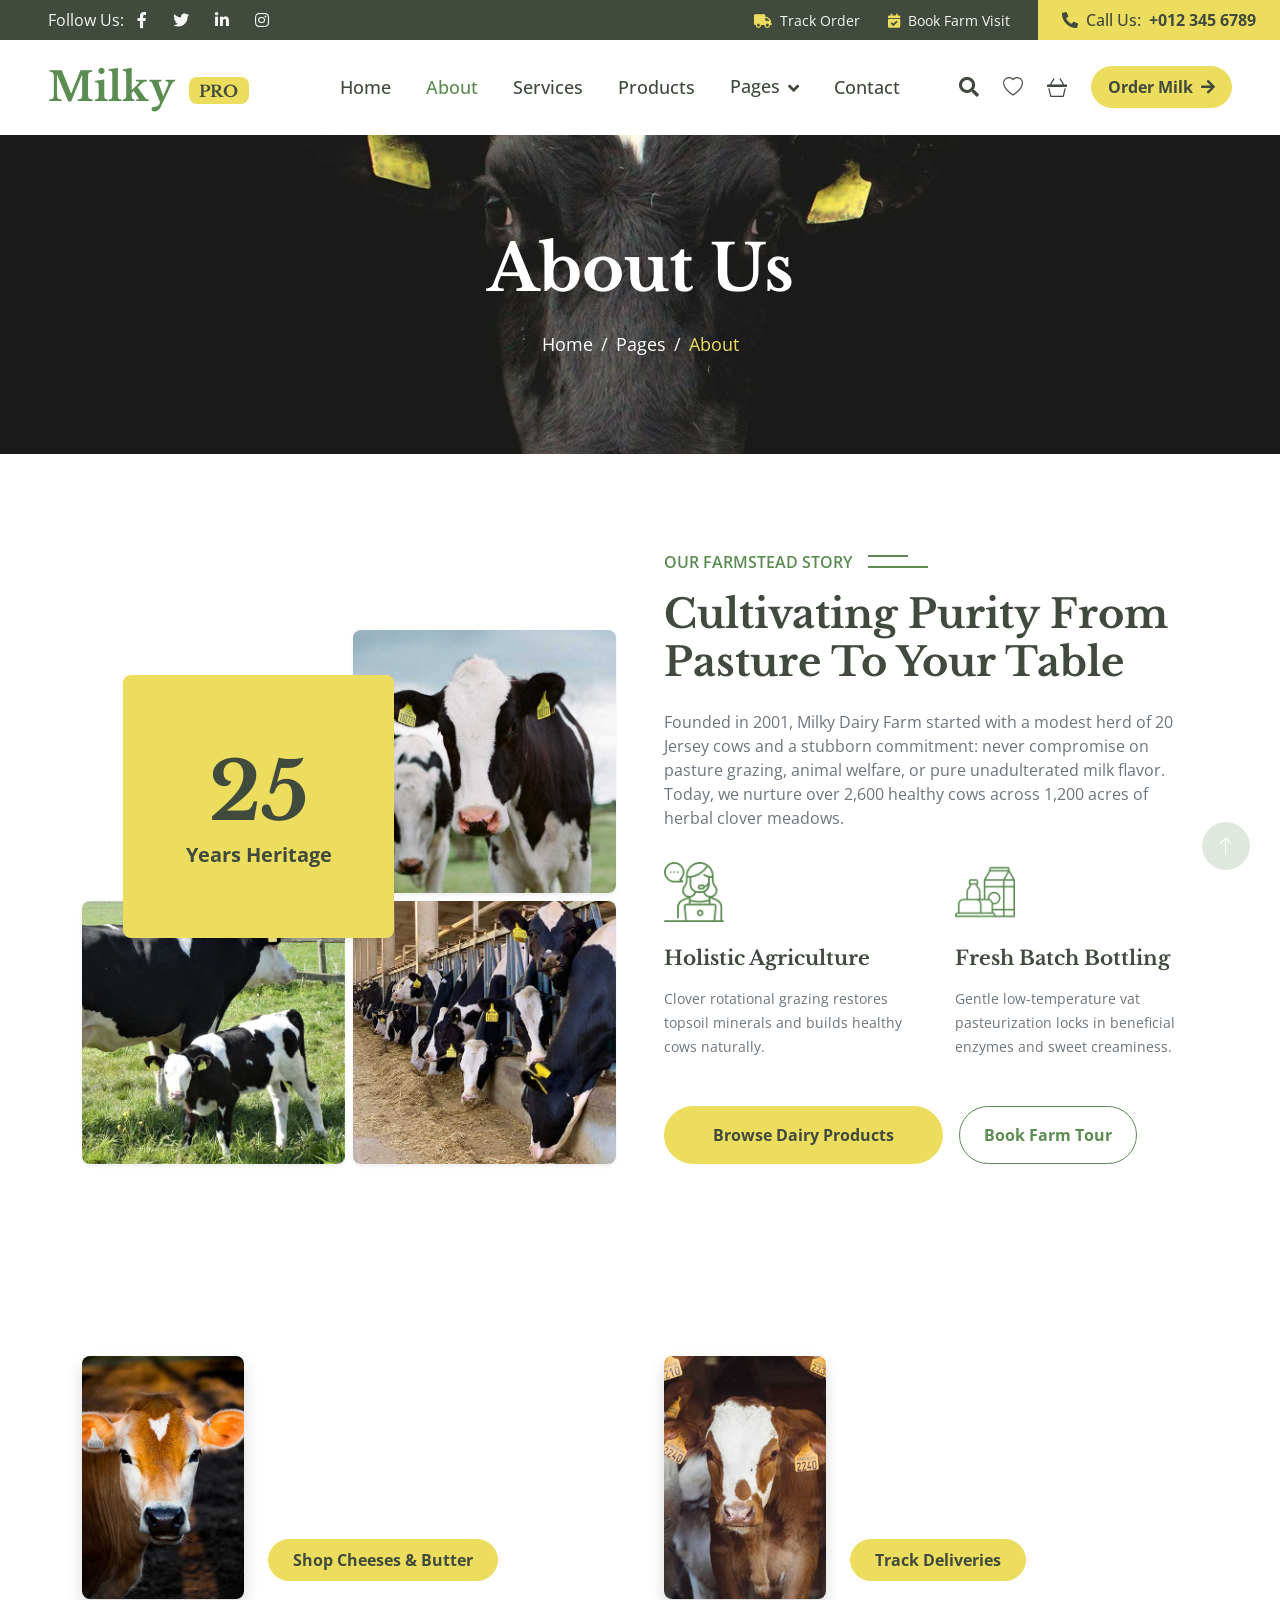
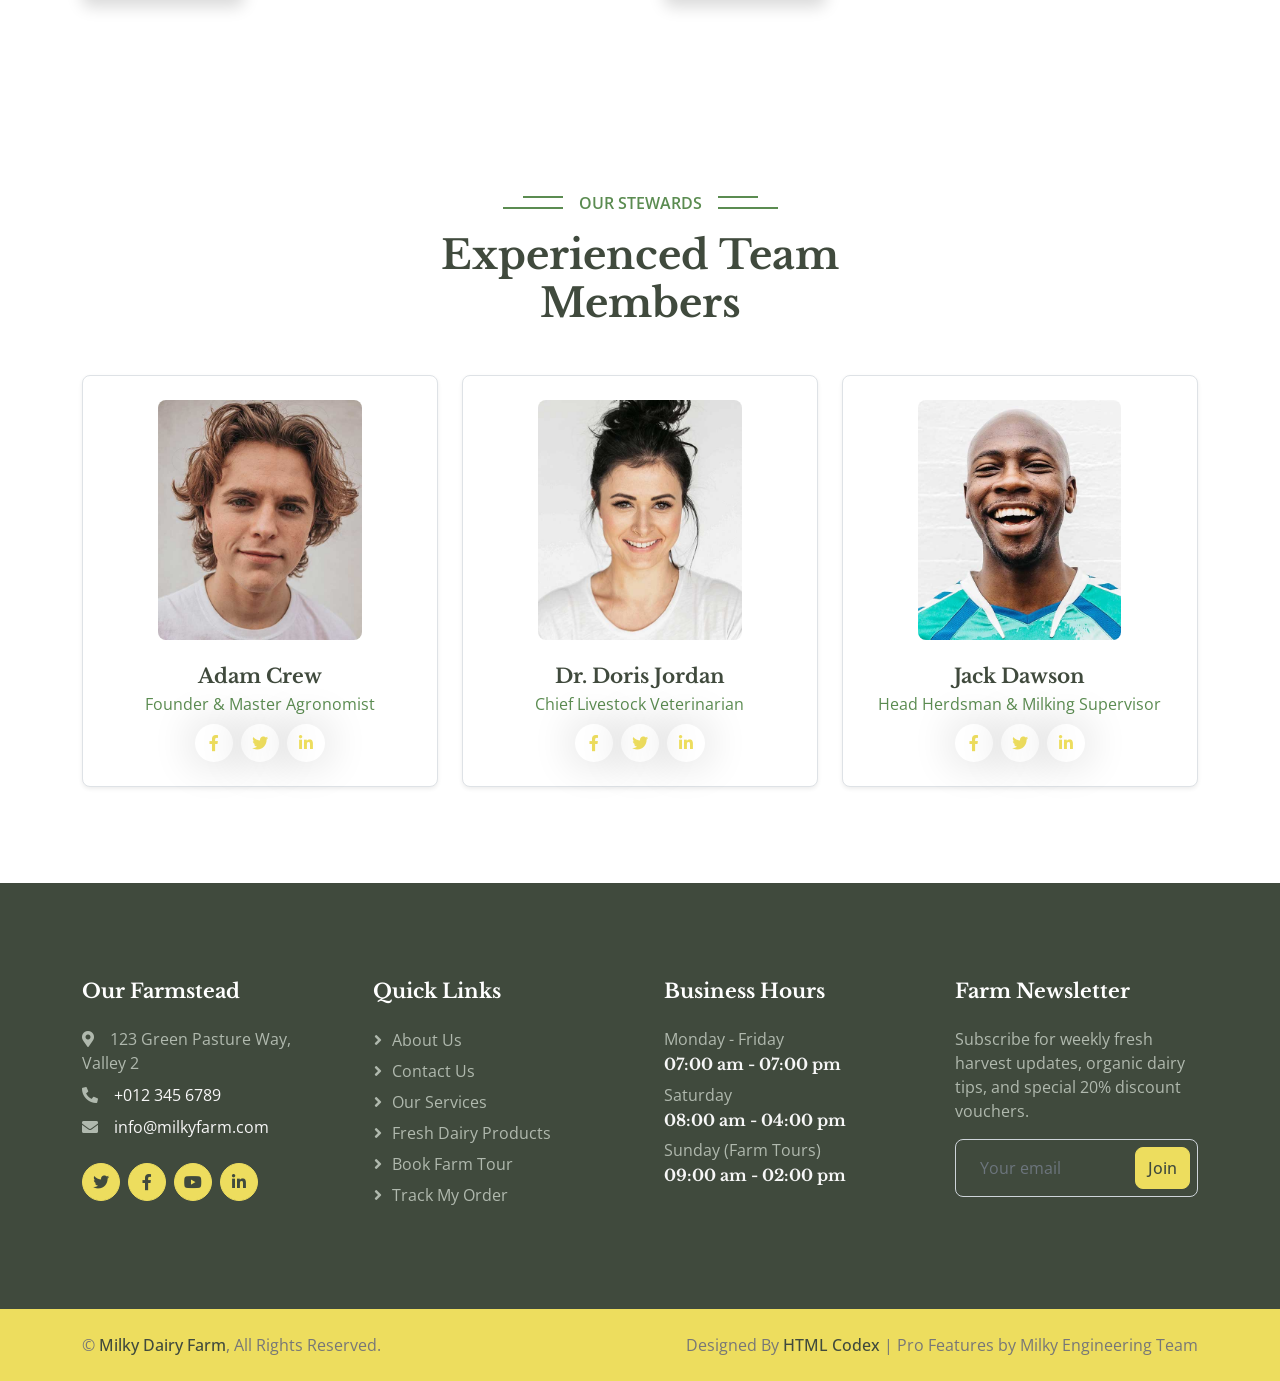
<file: about.html>
<!DOCTYPE html>
<html lang="en">

<head>
    <meta charset="utf-8">
    <title>About Us - Milky Dairy Farm</title>
    <meta content="width=device-width, initial-scale=1.0" name="viewport">
    <meta content="Dairy farm history, organic cows, green pastures, agricultural mission" name="keywords">
    <meta content="Learn about Milky Dairy Farm: 25 years of organic grass-fed cattle breeding, sustainable agriculture, and dairy craftsmanship." name="description">

    <!-- Favicon -->
    <link href="img/favicon.ico" rel="icon">

    <!-- Google Web Fonts -->
    <link rel="preconnect" href="https://fonts.googleapis.com">
    <link rel="preconnect" href="https://fonts.gstatic.com" crossorigin>
    <link href="https://fonts.googleapis.com/css2?family=Libre+Baskerville:wght@700&family=Open+Sans:wght@400;500;600&display=swap" rel="stylesheet">   

    <!-- Icon Font Stylesheet -->
    <link href="https://cdnjs.cloudflare.com/ajax/libs/font-awesome/5.10.0/css/all.min.css" rel="stylesheet">
    <link href="https://cdn.jsdelivr.net/npm/bootstrap-icons@1.4.1/font/bootstrap-icons.css" rel="stylesheet">

    <!-- Libraries Stylesheet -->
    <link href="lib/animate/animate.min.css" rel="stylesheet">
    <link href="lib/owlcarousel/assets/owl.carousel.min.css" rel="stylesheet">
    <link href="lib/lightbox/css/lightbox.min.css" rel="stylesheet">

    <!-- Customized Bootstrap Stylesheet -->
    <link href="css/bootstrap.min.css" rel="stylesheet">

    <!-- Template Stylesheet -->
    <link href="css/style.css" rel="stylesheet">
    <!-- Pro Features Stylesheet -->
    <link href="css/pro-features.css" rel="stylesheet">
</head>

<body>
    <!-- Spinner Start -->
    <div id="spinner" class="show bg-white position-fixed translate-middle w-100 vh-100 top-50 start-50 d-flex align-items-center justify-content-center">
        <div class="spinner-border text-primary" role="status" style="width: 3rem; height: 3rem;"></div>
    </div>
    <!-- Spinner End -->


    <!-- Topbar Start -->
    <div class="container-fluid bg-dark px-0">
        <div class="row g-0 d-none d-lg-flex">
            <div class="col-lg-6 ps-5 text-start">
                <div class="h-100 d-inline-flex align-items-center text-light">
                    <span>Follow Us:</span>
                    <a class="btn btn-link text-light" href="https://facebook.com" target="_blank" rel="noopener"><i class="fab fa-facebook-f"></i></a>
                    <a class="btn btn-link text-light" href="https://twitter.com" target="_blank" rel="noopener"><i class="fab fa-twitter"></i></a>
                    <a class="btn btn-link text-light" href="https://linkedin.com" target="_blank" rel="noopener"><i class="fab fa-linkedin-in"></i></a>
                    <a class="btn btn-link text-light" href="https://instagram.com" target="_blank" rel="noopener"><i class="fab fa-instagram"></i></a>
                </div>
            </div>
            <div class="col-lg-6 text-end">
                <a href="order-tracking.html" class="text-light me-4 text-decoration-none small"><i class="fa fa-truck me-1 text-secondary"></i> Track Order</a>
                <a href="book-tour.html" class="text-light me-4 text-decoration-none small"><i class="fa fa-calendar-check me-1 text-secondary"></i> Book Farm Visit</a>
                <div class="h-100 bg-secondary d-inline-flex align-items-center text-dark py-2 px-4">
                    <span class="me-2 fw-semi-bold"><i class="fa fa-phone-alt me-2"></i>Call Us:</span>
                    <a href="tel:+0123456789" class="text-dark text-decoration-none fw-bold">+012 345 6789</a>
                </div>
            </div>
        </div>
    </div>
    <!-- Topbar End -->


    <!-- Navbar Start -->
    <nav class="navbar navbar-expand-lg bg-white navbar-light sticky-top px-4 px-lg-5">
        <a href="index.html" class="navbar-brand d-flex align-items-center">
            <h1 class="m-0 text-primary">Milky <span class="badge bg-secondary text-dark fs-6 align-middle ms-1">PRO</span></h1>
        </a>
        <button type="button" class="navbar-toggler me-0" data-bs-toggle="collapse" data-bs-target="#navbarCollapse">
            <span class="navbar-toggler-icon"></span>
        </button>
        <div class="collapse navbar-collapse" id="navbarCollapse">
            <div class="navbar-nav ms-auto p-4 p-lg-0 align-items-lg-center">
                <a href="index.html" class="nav-item nav-link">Home</a>
                <a href="about.html" class="nav-item nav-link active">About</a>
                <a href="service.html" class="nav-item nav-link">Services</a>
                <a href="product.html" class="nav-item nav-link">Products</a>
                <div class="nav-item dropdown">
                    <a href="#" class="nav-link dropdown-toggle" data-bs-toggle="dropdown">Pages</a>
                    <div class="dropdown-menu bg-light m-0 shadow-sm border-0">
                        <a href="gallery.html" class="dropdown-item">Farm Gallery</a>
                        <a href="feature.html" class="dropdown-item">Quality Standards</a>
                        <a href="team.html" class="dropdown-item">Our Team</a>
                        <a href="testimonial.html" class="dropdown-item">Testimonials</a>
                        <a href="book-tour.html" class="dropdown-item text-primary fw-semi-bold">Book Farm Tour</a>
                        <a href="order-tracking.html" class="dropdown-item text-primary fw-semi-bold">Order Tracking</a>
                        <a href="404.html" class="dropdown-item">404 Page</a>
                    </div>
                </div>
                <a href="contact.html" class="nav-item nav-link">Contact</a>
            </div>
            <!-- Pro Navigation Icons -->
            <div class="d-flex align-items-center ms-lg-3 gap-2">
                <button type="button" class="nav-action-btn" data-action="open-search" title="Search catalog">
                    <i class="fa fa-search"></i>
                </button>
                <button type="button" class="nav-action-btn" data-action="open-wishlist" title="Saved favorites">
                    <i class="bi bi-heart"></i>
                    <span class="badge-counter wishlist-count" style="display: none;">0</span>
                </button>
                <button type="button" class="nav-action-btn" data-action="open-cart" title="Shopping basket">
                    <i class="bi bi-basket3"></i>
                    <span class="badge-counter cart-count" style="display: none;">0</span>
                </button>
                <a href="product.html" class="btn btn-secondary rounded-pill py-2 px-3 ms-2 d-none d-xl-inline-block small fw-bold">
                    Order Milk <i class="fa fa-arrow-right ms-1"></i>
                </a>
            </div>
        </div>
    </nav>
    <!-- Navbar End -->


    <!-- Page Header Start -->
    <div class="container-fluid page-header py-5 mb-5 wow fadeIn" data-wow-delay="0.1s">
        <div class="container text-center py-5">
            <h1 class="display-3 text-white mb-4 animated slideInDown">About Us</h1>
            <nav aria-label="breadcrumb animated slideInDown">
                <ol class="breadcrumb justify-content-center mb-0">
                    <li class="breadcrumb-item"><a href="index.html" class="text-white">Home</a></li>
                    <li class="breadcrumb-item"><a href="about.html" class="text-white">Pages</a></li>
                    <li class="breadcrumb-item active text-secondary" aria-current="page">About</li>
                </ol>
            </nav>
        </div>
    </div>
    <!-- Page Header End -->


    <!-- About Start -->
    <div class="container-xxl py-5">
        <div class="container">
            <div class="row g-5 align-items-end">
                <div class="col-lg-6">
                    <div class="row g-2">
                        <div class="col-6 position-relative wow fadeIn" data-wow-delay="0.7s">
                            <div class="about-experience bg-secondary rounded shadow-sm">
                                <h1 class="display-1 mb-0 text-dark">25</h1>
                                <small class="fs-5 fw-bold text-dark">Years Heritage</small>
                            </div>
                        </div>
                        <div class="col-6 wow fadeIn" data-wow-delay="0.1s">
                            <img class="img-fluid rounded shadow-sm" src="img/service-1.jpg" alt="Farm">
                        </div>
                        <div class="col-6 wow fadeIn" data-wow-delay="0.3s">
                            <img class="img-fluid rounded shadow-sm" src="img/service-2.jpg" alt="Veterinary">
                        </div>
                        <div class="col-6 wow fadeIn" data-wow-delay="0.5s">
                            <img class="img-fluid rounded shadow-sm" src="img/service-3.jpg" alt="Milking">
                        </div>
                    </div>
                </div>
                <div class="col-lg-6 wow fadeIn" data-wow-delay="0.5s">
                    <p class="section-title bg-white text-start text-primary pe-3">Our Farmstead Story</p>
                    <h1 class="mb-4">Cultivating Purity From Pasture To Your Table</h1>
                    <p class="mb-4 text-muted">Founded in 2001, Milky Dairy Farm started with a modest herd of 20 Jersey cows and a stubborn commitment: never compromise on pasture grazing, animal welfare, or pure unadulterated milk flavor. Today, we nurture over 2,600 healthy cows across 1,200 acres of herbal clover meadows.</p>
                    <div class="row g-5 pt-2 mb-5">
                        <div class="col-sm-6">
                            <img class="img-fluid mb-4" src="img/service.png" alt="Services" style="width: 60px;">
                            <h5 class="mb-3 text-dark">Holistic Agriculture</h5>
                            <span class="text-muted small">Clover rotational grazing restores topsoil minerals and builds healthy cows naturally.</span>
                        </div>
                        <div class="col-sm-6">
                            <img class="img-fluid mb-4" src="img/product.png" alt="Products" style="width: 60px;">
                            <h5 class="mb-3 text-dark">Fresh Batch Bottling</h5>
                            <span class="text-muted small">Gentle low-temperature vat pasteurization locks in beneficial enzymes and sweet creaminess.</span>
                        </div>
                    </div>
                    <div class="d-flex gap-3">
                        <a class="btn btn-secondary rounded-pill py-3 px-5 fw-bold text-dark" href="product.html">Browse Dairy Products</a>
                        <a class="btn btn-outline-primary rounded-pill py-3 px-4 fw-bold" href="book-tour.html">Book Farm Tour</a>
                    </div>
                </div>
            </div>
        </div>
    </div>
    <!-- About End -->


    <!-- Banner Start -->
    <div class="container-fluid banner my-5 py-5" data-parallax="scroll" data-image-src="img/banner.jpg">
        <div class="container py-5">
            <div class="row g-5">
                <div class="col-lg-6 wow fadeIn" data-wow-delay="0.3s">
                    <div class="row g-4 align-items-center">
                        <div class="col-sm-4">
                            <img class="img-fluid rounded shadow" src="img/banner-1.jpg" alt="Best Products">
                        </div>
                        <div class="col-sm-8">
                            <h2 class="text-white mb-3">Farmstead Dairy Craftsmanship</h2>
                            <p class="text-white mb-4">Aged cheeses, churned sweet butter, and rich whole cream handcrafted in small batches.</p>
                            <a class="btn btn-secondary rounded-pill py-2 px-4 fw-bold" href="product.html">Shop Cheeses & Butter</a>
                        </div>
                    </div>
                </div>
                <div class="col-lg-6 wow fadeIn" data-wow-delay="0.5s">
                    <div class="row g-4 align-items-center">
                        <div class="col-sm-4">
                            <img class="img-fluid rounded shadow" src="img/banner-2.jpg" alt="Fresh Delivery">
                        </div>
                        <div class="col-sm-8">
                            <h2 class="text-white mb-3">4°C Cold-Chain Delivery</h2>
                            <p class="text-white mb-4">Refrigerated morning delivery directly to your porch cooler box before breakfast.</p>
                            <a class="btn btn-secondary rounded-pill py-2 px-4 fw-bold" href="order-tracking.html">Track Deliveries</a>
                        </div>
                    </div>
                </div>
            </div>
        </div>
    </div>
    <!-- Banner End -->


    <!-- Team Start -->
    <div class="container-xxl py-5">
        <div class="container">
            <div class="text-center mx-auto wow fadeInUp" data-wow-delay="0.1s" style="max-width: 500px;">
                <p class="section-title bg-white text-center text-primary px-3">Our Stewards</p>
                <h1 class="mb-5">Experienced Team Members</h1>
            </div>
            <div class="row g-4">
                <div class="col-lg-4 col-md-6 wow fadeInUp" data-wow-delay="0.1s">
                    <div class="team-item rounded p-4 bg-white shadow-sm border">
                        <img class="img-fluid rounded mb-4" src="img/team-1.jpg" alt="Adam" style="height: 240px; object-fit: cover;">
                        <h5 class="mb-1 text-dark">Adam Crew</h5>
                        <p class="text-primary mb-2">Founder & Master Agronomist</p>
                        <div class="d-flex justify-content-center">
                            <a class="btn btn-square btn-outline-secondary rounded-circle mx-1" href="https://facebook.com" target="_blank" rel="noopener"><i class="fab fa-facebook-f"></i></a>
                            <a class="btn btn-square btn-outline-secondary rounded-circle mx-1" href="https://twitter.com" target="_blank" rel="noopener"><i class="fab fa-twitter"></i></a>
                            <a class="btn btn-square btn-outline-secondary rounded-circle mx-1" href="https://linkedin.com" target="_blank" rel="noopener"><i class="fab fa-linkedin-in"></i></a>
                        </div>
                    </div>
                </div>
                <div class="col-lg-4 col-md-6 wow fadeInUp" data-wow-delay="0.3s">
                    <div class="team-item rounded p-4 bg-white shadow-sm border">
                        <img class="img-fluid rounded mb-4" src="img/team-2.jpg" alt="Doris" style="height: 240px; object-fit: cover;">
                        <h5 class="mb-1 text-dark">Dr. Doris Jordan</h5>
                        <p class="text-primary mb-2">Chief Livestock Veterinarian</p>
                        <div class="d-flex justify-content-center">
                            <a class="btn btn-square btn-outline-secondary rounded-circle mx-1" href="https://facebook.com" target="_blank" rel="noopener"><i class="fab fa-facebook-f"></i></a>
                            <a class="btn btn-square btn-outline-secondary rounded-circle mx-1" href="https://twitter.com" target="_blank" rel="noopener"><i class="fab fa-twitter"></i></a>
                            <a class="btn btn-square btn-outline-secondary rounded-circle mx-1" href="https://linkedin.com" target="_blank" rel="noopener"><i class="fab fa-linkedin-in"></i></a>
                        </div>
                    </div>
                </div>
                <div class="col-lg-4 col-md-6 wow fadeInUp" data-wow-delay="0.5s">
                    <div class="team-item rounded p-4 bg-white shadow-sm border">
                        <img class="img-fluid rounded mb-4" src="img/team-3.jpg" alt="Jack" style="height: 240px; object-fit: cover;">
                        <h5 class="mb-1 text-dark">Jack Dawson</h5>
                        <p class="text-primary mb-2">Head Herdsman & Milking Supervisor</p>
                        <div class="d-flex justify-content-center">
                            <a class="btn btn-square btn-outline-secondary rounded-circle mx-1" href="https://facebook.com" target="_blank" rel="noopener"><i class="fab fa-facebook-f"></i></a>
                            <a class="btn btn-square btn-outline-secondary rounded-circle mx-1" href="https://twitter.com" target="_blank" rel="noopener"><i class="fab fa-twitter"></i></a>
                            <a class="btn btn-square btn-outline-secondary rounded-circle mx-1" href="https://linkedin.com" target="_blank" rel="noopener"><i class="fab fa-linkedin-in"></i></a>
                        </div>
                    </div>
                </div>
            </div>
        </div>
    </div>
    <!-- Team End -->


    <!-- Footer Start -->
    <div class="container-fluid bg-dark footer mt-5 py-5 wow fadeIn" data-wow-delay="0.1s">
        <div class="container py-5">
            <div class="row g-5">
                <div class="col-lg-3 col-md-6">
                    <h5 class="text-white mb-4">Our Farmstead</h5>
                    <p class="mb-2"><i class="fa fa-map-marker-alt me-3"></i>123 Green Pasture Way, Valley 2</p>
                    <p class="mb-2"><i class="fa fa-phone-alt me-3"></i><a href="tel:+0123456789" class="text-light text-decoration-none">+012 345 6789</a></p>
                    <p class="mb-2"><i class="fa fa-envelope me-3"></i><a href="mailto:info@milkyfarm.com" class="text-light text-decoration-none">info@milkyfarm.com</a></p>
                    <div class="d-flex pt-3">
                        <a class="btn btn-square btn-secondary rounded-circle me-2" href="https://twitter.com" target="_blank" rel="noopener"><i class="fab fa-twitter"></i></a>
                        <a class="btn btn-square btn-secondary rounded-circle me-2" href="https://facebook.com" target="_blank" rel="noopener"><i class="fab fa-facebook-f"></i></a>
                        <a class="btn btn-square btn-secondary rounded-circle me-2" href="https://youtube.com" target="_blank" rel="noopener"><i class="fab fa-youtube"></i></a>
                        <a class="btn btn-square btn-secondary rounded-circle me-2" href="https://linkedin.com" target="_blank" rel="noopener"><i class="fab fa-linkedin-in"></i></a>
                    </div>
                </div>
                <div class="col-lg-3 col-md-6">
                    <h5 class="text-white mb-4">Quick Links</h5>
                    <a class="btn btn-link" href="about.html">About Us</a>
                    <a class="btn btn-link" href="contact.html">Contact Us</a>
                    <a class="btn btn-link" href="service.html">Our Services</a>
                    <a class="btn btn-link" href="product.html">Fresh Dairy Products</a>
                    <a class="btn btn-link" href="book-tour.html">Book Farm Tour</a>
                    <a class="btn btn-link" href="order-tracking.html">Track My Order</a>
                </div>
                <div class="col-lg-3 col-md-6">
                    <h5 class="text-white mb-4">Business Hours</h5>
                    <p class="mb-1">Monday - Friday</p>
                    <h6 class="text-light">07:00 am - 07:00 pm</h6>
                    <p class="mb-1">Saturday</p>
                    <h6 class="text-light">08:00 am - 04:00 pm</h6>
                    <p class="mb-1">Sunday (Farm Tours)</p>
                    <h6 class="text-light">09:00 am - 02:00 pm</h6>
                </div>
                <div class="col-lg-3 col-md-6">
                    <h5 class="text-white mb-4">Farm Newsletter</h5>
                    <p>Subscribe for weekly fresh harvest updates, organic dairy tips, and special 20% discount vouchers.</p>
                    <form class="newsletter-form position-relative w-100">
                        <input class="form-control bg-transparent w-100 py-3 ps-4 pe-5 text-white" type="email" placeholder="Your email" required>
                        <button type="submit" class="btn btn-secondary py-2 position-absolute top-0 end-0 mt-2 me-2">Join</button>
                    </form>
                </div>
            </div>
        </div>
    </div>
    <!-- Footer End -->


    <!-- Copyright Start -->
    <div class="container-fluid bg-secondary text-body copyright py-4">
        <div class="container">
            <div class="row">
                <div class="col-md-6 text-center text-md-start mb-3 mb-md-0">
                    &copy; <a class="fw-semi-bold text-dark" href="index.html">Milky Dairy Farm</a>, All Rights Reserved.
                </div>
                <div class="col-md-6 text-center text-md-end">
                    Designed By <a class="fw-semi-bold text-dark" href="https://htmlcodex.com" target="_blank" rel="noopener">HTML Codex</a> | Pro Features by Milky Engineering Team
                </div>
            </div>
        </div>
    </div>
    <!-- Copyright End -->


    <!-- Back to Top -->
    <a href="#" class="btn btn-lg btn-primary btn-lg-square rounded-circle back-to-top"><i class="bi bi-arrow-up"></i></a>


    <!-- ==================== PRO OVERLAYS & MODALS ==================== -->

    <!-- Offcanvas Cart Drawer -->
    <div class="offcanvas offcanvas-end offcanvas-cart" tabindex="-1" id="offcanvasCart" aria-labelledby="offcanvasCartLabel">
        <div class="offcanvas-header">
            <h5 class="offcanvas-title text-dark fw-bold" id="offcanvasCartLabel">
                <i class="bi bi-basket3 text-primary me-2"></i> Your Basket (<span class="cart-count">0</span>)
            </h5>
            <button type="button" class="btn-close text-reset" data-bs-dismiss="offcanvas" aria-label="Close"></button>
        </div>
        <div class="offcanvas-body" id="offcanvasCartItems"></div>
        <div class="p-3 border-top bg-light" id="offcanvasCartFooter">
            <div class="d-flex justify-content-between mb-2">
                <span class="text-muted">Subtotal:</span>
                <span class="fw-bold" id="drawerSubtotal">$0.00</span>
            </div>
            <div class="d-flex justify-content-between mb-3">
                <span class="fw-bold text-dark">Estimated Total:</span>
                <span class="fs-5 fw-bold text-primary" id="drawerTotal">$0.00</span>
            </div>
            <div class="d-grid gap-2">
                <a href="cart.html" class="btn btn-outline-secondary rounded-pill py-2">View Full Basket</a>
                <a href="checkout.html" class="btn btn-primary rounded-pill py-2 fw-bold">Proceed To Checkout</a>
            </div>
        </div>
    </div>

    <!-- Offcanvas Wishlist Drawer -->
    <div class="offcanvas offcanvas-end offcanvas-cart" tabindex="-1" id="offcanvasWishlist" aria-labelledby="offcanvasWishlistLabel">
        <div class="offcanvas-header">
            <h5 class="offcanvas-title text-dark fw-bold" id="offcanvasWishlistLabel">
                <i class="bi bi-heart text-danger me-2"></i> Saved Favorites (<span class="wishlist-count">0</span>)
            </h5>
            <button type="button" class="btn-close text-reset" data-bs-dismiss="offcanvas" aria-label="Close"></button>
        </div>
        <div class="offcanvas-body" id="offcanvasWishlistItems"></div>
    </div>

    <!-- Live Search Modal -->
    <div class="search-modal-backdrop" id="proSearchModal">
        <div class="search-modal-box">
            <div class="search-input-wrapper">
                <i class="fa fa-search text-primary fs-5"></i>
                <input type="text" id="proSearchInput" placeholder="Search milk, cheese, butter, tours, services...">
                <button type="button" class="btn btn-sm btn-light rounded-circle" id="closeSearchModalBtn"><i class="bi bi-x fs-5"></i></button>
            </div>
            <div class="search-results-list" id="proSearchResults"></div>
        </div>
    </div>

    <!-- Toast Notification Container -->
    <div id="proToastContainer"></div>


    <!-- JavaScript Libraries -->
    <script src="https://code.jquery.com/jquery-3.4.1.min.js"></script>
    <script src="https://cdn.jsdelivr.net/npm/bootstrap@5.0.0/dist/js/bootstrap.bundle.min.js"></script>
    <script src="lib/wow/wow.min.js"></script>
    <script src="lib/easing/easing.min.js"></script>
    <script src="lib/waypoints/waypoints.min.js"></script>
    <script src="lib/owlcarousel/owl.carousel.min.js"></script>
    <script src="lib/counterup/counterup.min.js"></script>
    <script src="lib/parallax/parallax.min.js"></script>
    <script src="lib/lightbox/js/lightbox.min.js"></script>

    <!-- Template Javascript -->
    <script src="js/main.js"></script>
    <!-- Pro Features Logic -->
    <script src="js/pro-data.js"></script>
    <script src="js/pro-app.js"></script>
</body>

</html>
</file>
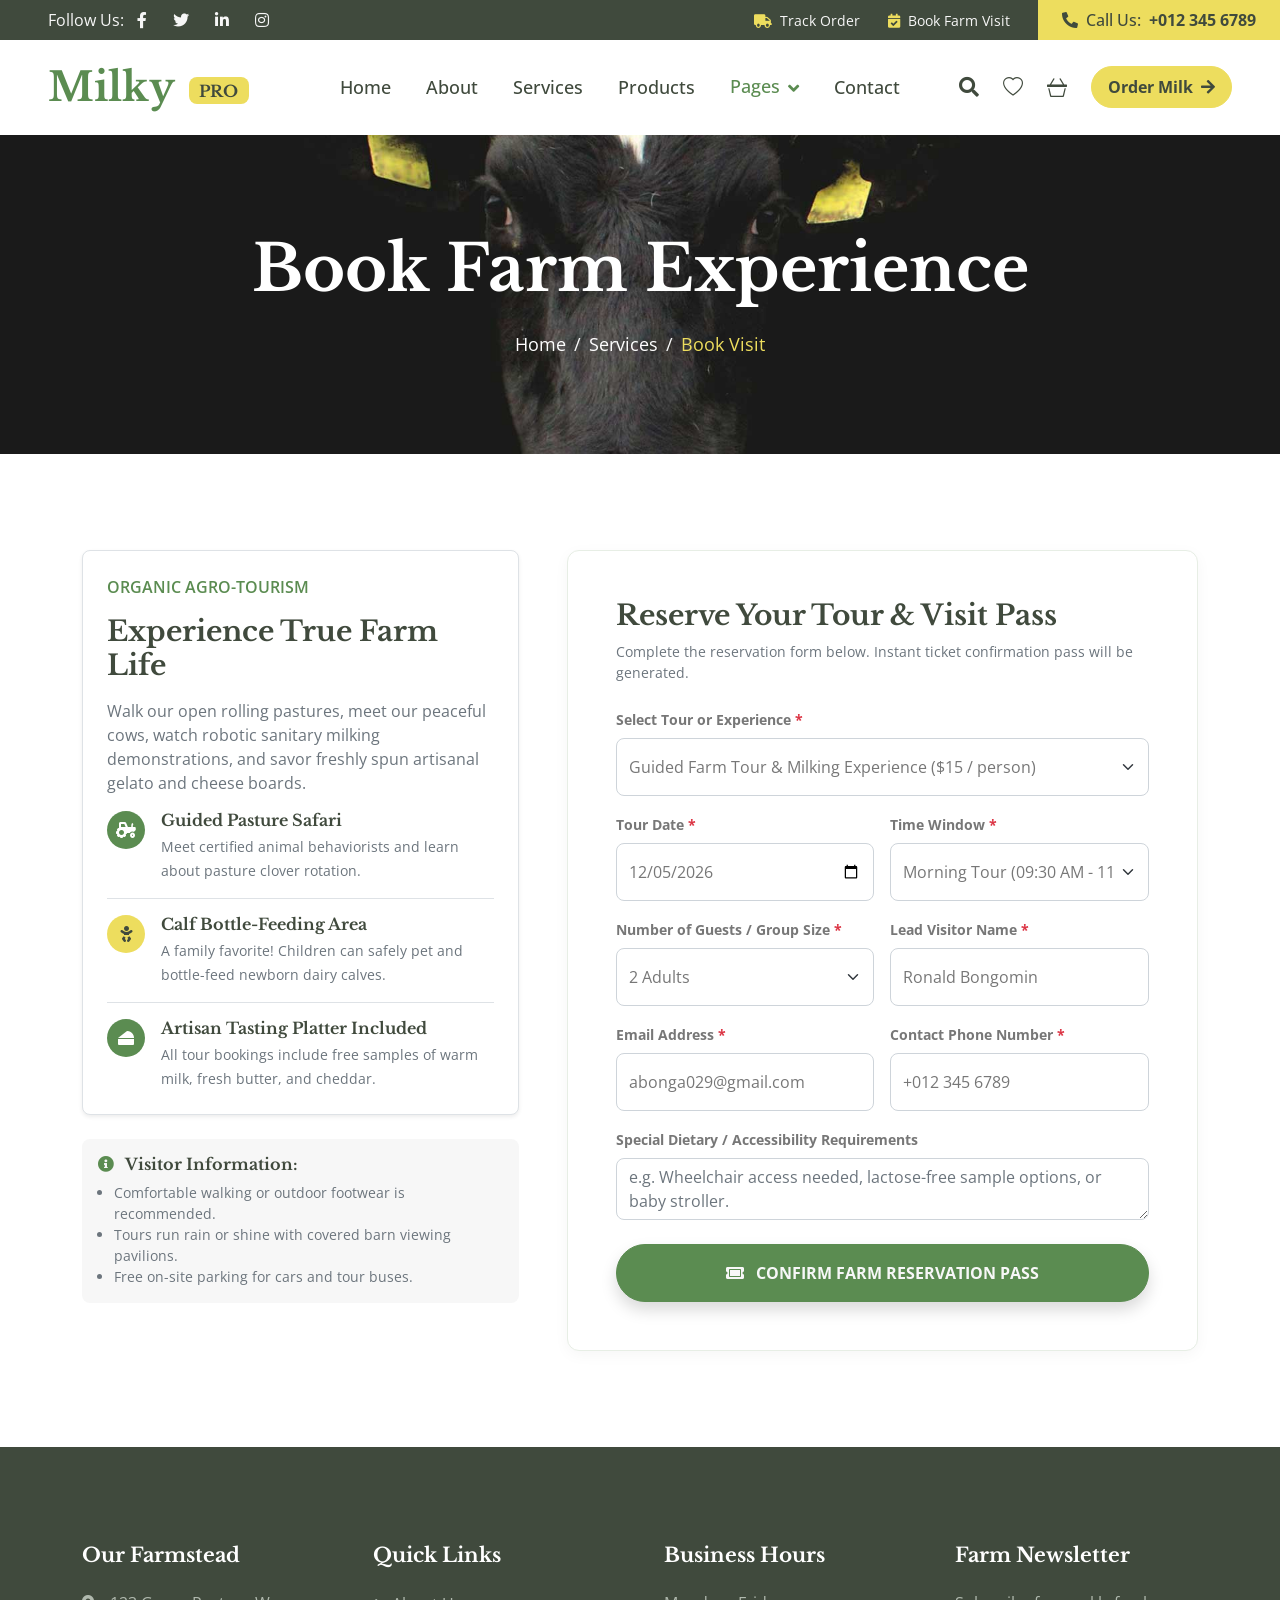
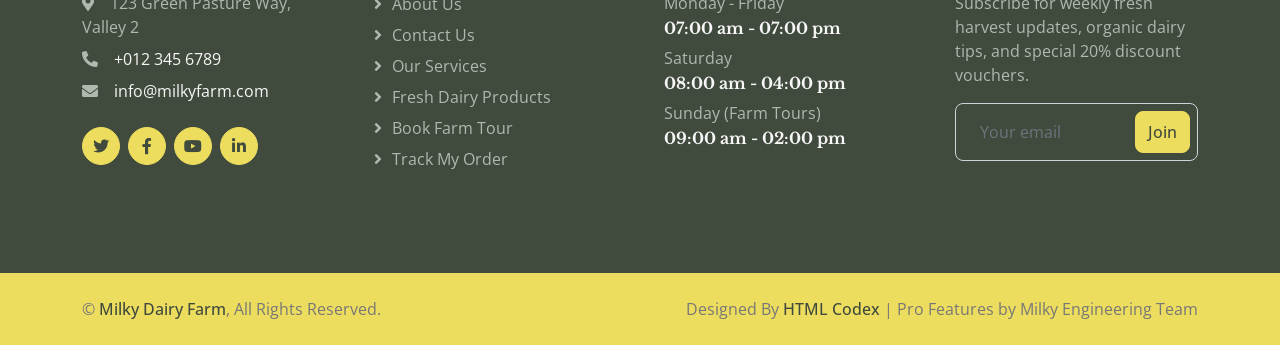
<file: book-tour.html>
<!DOCTYPE html>
<html lang="en">

<head>
    <meta charset="utf-8">
    <title>Book Farm Tour & Milking Experience - Milky Dairy Farm</title>
    <meta content="width=device-width, initial-scale=1.0" name="viewport">
    <meta content="Farm tour booking, dairy visit, cow milking experience, cheese masterclass" name="keywords">
    <meta content="Book an unforgettable guided organic dairy tour, calf feeding session, or cheese masterclass at Milky Farm." name="description">

    <!-- Favicon -->
    <link href="img/favicon.ico" rel="icon">

    <!-- Google Web Fonts -->
    <link rel="preconnect" href="https://fonts.googleapis.com">
    <link rel="preconnect" href="https://fonts.gstatic.com" crossorigin>
    <link href="https://fonts.googleapis.com/css2?family=Libre+Baskerville:wght@700&family=Open+Sans:wght@400;500;600&display=swap" rel="stylesheet">   

    <!-- Icon Font Stylesheet -->
    <link href="https://cdnjs.cloudflare.com/ajax/libs/font-awesome/5.10.0/css/all.min.css" rel="stylesheet">
    <link href="https://cdn.jsdelivr.net/npm/bootstrap-icons@1.4.1/font/bootstrap-icons.css" rel="stylesheet">

    <!-- Libraries Stylesheet -->
    <link href="lib/animate/animate.min.css" rel="stylesheet">
    <link href="lib/owlcarousel/assets/owl.carousel.min.css" rel="stylesheet">
    <link href="lib/lightbox/css/lightbox.min.css" rel="stylesheet">

    <!-- Customized Bootstrap Stylesheet -->
    <link href="css/bootstrap.min.css" rel="stylesheet">

    <!-- Template Stylesheet -->
    <link href="css/style.css" rel="stylesheet">
    <!-- Pro Features Stylesheet -->
    <link href="css/pro-features.css" rel="stylesheet">
</head>

<body>
    <!-- Spinner Start -->
    <div id="spinner" class="show bg-white position-fixed translate-middle w-100 vh-100 top-50 start-50 d-flex align-items-center justify-content-center">
        <div class="spinner-border text-primary" role="status" style="width: 3rem; height: 3rem;"></div>
    </div>
    <!-- Spinner End -->


    <!-- Topbar Start -->
    <div class="container-fluid bg-dark px-0">
        <div class="row g-0 d-none d-lg-flex">
            <div class="col-lg-6 ps-5 text-start">
                <div class="h-100 d-inline-flex align-items-center text-light">
                    <span>Follow Us:</span>
                    <a class="btn btn-link text-light" href="https://facebook.com" target="_blank" rel="noopener"><i class="fab fa-facebook-f"></i></a>
                    <a class="btn btn-link text-light" href="https://twitter.com" target="_blank" rel="noopener"><i class="fab fa-twitter"></i></a>
                    <a class="btn btn-link text-light" href="https://linkedin.com" target="_blank" rel="noopener"><i class="fab fa-linkedin-in"></i></a>
                    <a class="btn btn-link text-light" href="https://instagram.com" target="_blank" rel="noopener"><i class="fab fa-instagram"></i></a>
                </div>
            </div>
            <div class="col-lg-6 text-end">
                <a href="order-tracking.html" class="text-light me-4 text-decoration-none small"><i class="fa fa-truck me-1 text-secondary"></i> Track Order</a>
                <a href="book-tour.html" class="text-light me-4 text-decoration-none small"><i class="fa fa-calendar-check me-1 text-secondary"></i> Book Farm Visit</a>
                <div class="h-100 bg-secondary d-inline-flex align-items-center text-dark py-2 px-4">
                    <span class="me-2 fw-semi-bold"><i class="fa fa-phone-alt me-2"></i>Call Us:</span>
                    <a href="tel:+0123456789" class="text-dark text-decoration-none fw-bold">+012 345 6789</a>
                </div>
            </div>
        </div>
    </div>
    <!-- Topbar End -->


    <!-- Navbar Start -->
    <nav class="navbar navbar-expand-lg bg-white navbar-light sticky-top px-4 px-lg-5">
        <a href="index.html" class="navbar-brand d-flex align-items-center">
            <h1 class="m-0 text-primary">Milky <span class="badge bg-secondary text-dark fs-6 align-middle ms-1">PRO</span></h1>
        </a>
        <button type="button" class="navbar-toggler me-0" data-bs-toggle="collapse" data-bs-target="#navbarCollapse">
            <span class="navbar-toggler-icon"></span>
        </button>
        <div class="collapse navbar-collapse" id="navbarCollapse">
            <div class="navbar-nav ms-auto p-4 p-lg-0 align-items-lg-center">
                <a href="index.html" class="nav-item nav-link">Home</a>
                <a href="about.html" class="nav-item nav-link">About</a>
                <a href="service.html" class="nav-item nav-link">Services</a>
                <a href="product.html" class="nav-item nav-link">Products</a>
                <div class="nav-item dropdown">
                    <a href="#" class="nav-link dropdown-toggle active" data-bs-toggle="dropdown">Pages</a>
                    <div class="dropdown-menu bg-light m-0 shadow-sm border-0">
                        <a href="gallery.html" class="dropdown-item">Farm Gallery</a>
                        <a href="feature.html" class="dropdown-item">Quality Standards</a>
                        <a href="team.html" class="dropdown-item">Our Team</a>
                        <a href="testimonial.html" class="dropdown-item">Testimonials</a>
                        <a href="book-tour.html" class="dropdown-item active text-primary fw-semi-bold">Book Farm Tour</a>
                        <a href="order-tracking.html" class="dropdown-item text-primary fw-semi-bold">Order Tracking</a>
                        <a href="404.html" class="dropdown-item">404 Page</a>
                    </div>
                </div>
                <a href="contact.html" class="nav-item nav-link">Contact</a>
            </div>
            <!-- Pro Navigation Icons -->
            <div class="d-flex align-items-center ms-lg-3 gap-2">
                <button type="button" class="nav-action-btn" data-action="open-search" title="Search catalog">
                    <i class="fa fa-search"></i>
                </button>
                <button type="button" class="nav-action-btn" data-action="open-wishlist" title="Saved favorites">
                    <i class="bi bi-heart"></i>
                    <span class="badge-counter wishlist-count" style="display: none;">0</span>
                </button>
                <button type="button" class="nav-action-btn" data-action="open-cart" title="Shopping basket">
                    <i class="bi bi-basket3"></i>
                    <span class="badge-counter cart-count" style="display: none;">0</span>
                </button>
                <a href="product.html" class="btn btn-secondary rounded-pill py-2 px-3 ms-2 d-none d-xl-inline-block small fw-bold">
                    Order Milk <i class="fa fa-arrow-right ms-1"></i>
                </a>
            </div>
        </div>
    </nav>
    <!-- Navbar End -->


    <!-- Page Header Start -->
    <div class="container-fluid page-header py-5 mb-5 wow fadeIn" data-wow-delay="0.1s">
        <div class="container text-center py-5">
            <h1 class="display-3 text-white mb-4 animated slideInDown">Book Farm Experience</h1>
            <nav aria-label="breadcrumb animated slideInDown">
                <ol class="breadcrumb justify-content-center mb-0">
                    <li class="breadcrumb-item"><a href="index.html" class="text-white">Home</a></li>
                    <li class="breadcrumb-item"><a href="service.html" class="text-white">Services</a></li>
                    <li class="breadcrumb-item active text-secondary" aria-current="page">Book Visit</li>
                </ol>
            </nav>
        </div>
    </div>
    <!-- Page Header End -->


    <!-- Booking Form Section Start -->
    <div class="container-xxl py-5">
        <div class="container">
            <div class="row g-5">
                <!-- Tour Information & Packages -->
                <div class="col-lg-5">
                    <div class="bg-white rounded p-4 shadow-sm border mb-4">
                        <p class="section-title bg-white text-start text-primary pe-3">Organic Agro-Tourism</p>
                        <h3 class="mb-3 text-dark">Experience True Farm Life</h3>
                        <p class="text-muted">
                            Walk our open rolling pastures, meet our peaceful cows, watch robotic sanitary milking demonstrations, and savor freshly spun artisanal gelato and cheese boards.
                        </p>

                        <div class="d-flex align-items-start gap-3 mb-3 border-bottom pb-3">
                            <div class="btn-square bg-primary text-white rounded-circle flex-shrink-0"><i class="fa fa-tractor"></i></div>
                            <div>
                                <h6 class="mb-1 text-dark">Guided Pasture Safari</h6>
                                <small class="text-muted">Meet certified animal behaviorists and learn about pasture clover rotation.</small>
                            </div>
                        </div>

                        <div class="d-flex align-items-start gap-3 mb-3 border-bottom pb-3">
                            <div class="btn-square bg-secondary text-dark rounded-circle flex-shrink-0"><i class="fa fa-baby"></i></div>
                            <div>
                                <h6 class="mb-1 text-dark">Calf Bottle-Feeding Area</h6>
                                <small class="text-muted">A family favorite! Children can safely pet and bottle-feed newborn dairy calves.</small>
                            </div>
                        </div>

                        <div class="d-flex align-items-start gap-3">
                            <div class="btn-square bg-primary text-white rounded-circle flex-shrink-0"><i class="fa fa-cheese"></i></div>
                            <div>
                                <h6 class="mb-1 text-dark">Artisan Tasting Platter Included</h6>
                                <small class="text-muted">All tour bookings include free samples of warm milk, fresh butter, and cheddar.</small>
                            </div>
                        </div>
                    </div>

                    <div class="card bg-light border-0 p-3">
                        <h6 class="text-dark fw-bold"><i class="fa fa-info-circle text-primary me-2"></i> Visitor Information:</h6>
                        <ul class="text-muted small ps-3 mb-0">
                            <li>Comfortable walking or outdoor footwear is recommended.</li>
                            <li>Tours run rain or shine with covered barn viewing pavilions.</li>
                            <li>Free on-site parking for cars and tour buses.</li>
                        </ul>
                    </div>
                </div>

                <!-- Interactive Booking Form -->
                <div class="col-lg-7">
                    <div class="checkout-card p-4 p-md-5">
                        <h3 class="mb-2 text-dark">Reserve Your Tour & Visit Pass</h3>
                        <p class="text-muted small mb-4">Complete the reservation form below. Instant ticket confirmation pass will be generated.</p>

                        <form id="farmBookingForm" onsubmit="event.preventDefault(); MilkyApp.handleBookingSubmit(this);">
                            <div class="row g-3">
                                <div class="col-12">
                                    <label class="form-label small fw-bold">Select Tour or Experience <span class="text-danger">*</span></label>
                                    <select name="serviceType" id="bookingServiceType" class="form-select py-3" required>
                                        <option value="Farm Tour & Milking Experience ($15/adult)" selected>Guided Farm Tour & Milking Experience ($15 / person)</option>
                                        <option value="Cheese & Butter Making Workshop ($45/person)">Artisan Cheese & Butter Masterclass ($45 / person)</option>
                                        <option value="School & Educational Group Visit ($10/student)">School / Educational Group Visit ($10 / student)</option>
                                        <option value="Veterinary & Breeding Consultation (Onsite)">Livestock Breeding & Veterinary Assessment (Consultation)</option>
                                        <option value="B2B Wholesale & Cafe Supply Inquiry">Commercial & Cafe Bulk Supply Tasting Meeting</option>
                                    </select>
                                </div>

                                <div class="col-md-6">
                                    <label class="form-label small fw-bold">Tour Date <span class="text-danger">*</span></label>
                                    <input type="date" name="bookingDate" class="form-control py-3" required id="bookingDateInput">
                                </div>

                                <div class="col-md-6">
                                    <label class="form-label small fw-bold">Time Window <span class="text-danger">*</span></label>
                                    <select name="timeSlot" class="form-select py-3" required>
                                        <option value="Morning Tour: 09:30 AM - 11:30 AM" selected>Morning Tour (09:30 AM - 11:30 AM)</option>
                                        <option value="Midday Session: 12:00 PM - 02:00 PM">Midday Session (12:00 PM - 02:00 PM)</option>
                                        <option value="Afternoon Milking: 03:00 PM - 05:00 PM">Afternoon Milking (03:00 PM - 05:00 PM)</option>
                                        <option value="Sunset Barn Tour: 05:30 PM - 07:00 PM">Sunset Barn Tour (05:30 PM - 07:00 PM)</option>
                                    </select>
                                </div>

                                <div class="col-md-6">
                                    <label class="form-label small fw-bold">Number of Guests / Group Size <span class="text-danger">*</span></label>
                                    <select name="guests" class="form-select py-3" required>
                                        <option value="1 Guest">1 Guest</option>
                                        <option value="2 Adults" selected>2 Adults</option>
                                        <option value="Family Pass (2 Adults + 2 Kids)">Family Pass (2 Adults + 2 Kids)</option>
                                        <option value="Small Group (5-10 People)">Small Group (5-10 People)</option>
                                        <option value="Large Group / Bus Tour (10+ People)">Large Group / Tour Bus (10+ People)</option>
                                    </select>
                                </div>

                                <div class="col-md-6">
                                    <label class="form-label small fw-bold">Lead Visitor Name <span class="text-danger">*</span></label>
                                    <input type="text" name="name" class="form-control py-3" placeholder="Ronald Bongomin" value="Ronald Bongomin" required>
                                </div>

                                <div class="col-md-6">
                                    <label class="form-label small fw-bold">Email Address <span class="text-danger">*</span></label>
                                    <input type="email" name="email" class="form-control py-3" placeholder="ronald@example.com" value="abonga029@gmail.com" required>
                                </div>

                                <div class="col-md-6">
                                    <label class="form-label small fw-bold">Contact Phone Number <span class="text-danger">*</span></label>
                                    <input type="tel" name="phone" class="form-control py-3" placeholder="+012 345 6789" value="+012 345 6789" required>
                                </div>

                                <div class="col-12">
                                    <label class="form-label small fw-bold">Special Dietary / Accessibility Requirements</label>
                                    <textarea name="notes" class="form-control" rows="2" placeholder="e.g. Wheelchair access needed, lactose-free sample options, or baby stroller."></textarea>
                                </div>

                                <div class="col-12 mt-4">
                                    <button type="submit" class="btn btn-primary w-100 py-3 rounded-pill fw-bold text-uppercase fs-6 shadow">
                                        <i class="fa fa-ticket-alt me-2"></i> Confirm Farm Reservation Pass
                                    </button>
                                </div>
                            </div>
                        </form>
                    </div>
                </div>
            </div>
        </div>
    </div>
    <!-- Booking Form Section End -->


    <!-- Footer Start -->
    <div class="container-fluid bg-dark footer mt-5 py-5 wow fadeIn" data-wow-delay="0.1s">
        <div class="container py-5">
            <div class="row g-5">
                <div class="col-lg-3 col-md-6">
                    <h5 class="text-white mb-4">Our Farmstead</h5>
                    <p class="mb-2"><i class="fa fa-map-marker-alt me-3"></i>123 Green Pasture Way, Valley 2</p>
                    <p class="mb-2"><i class="fa fa-phone-alt me-3"></i><a href="tel:+0123456789" class="text-light text-decoration-none">+012 345 6789</a></p>
                    <p class="mb-2"><i class="fa fa-envelope me-3"></i><a href="mailto:info@milkyfarm.com" class="text-light text-decoration-none">info@milkyfarm.com</a></p>
                    <div class="d-flex pt-3">
                        <a class="btn btn-square btn-secondary rounded-circle me-2" href="https://twitter.com" target="_blank" rel="noopener"><i class="fab fa-twitter"></i></a>
                        <a class="btn btn-square btn-secondary rounded-circle me-2" href="https://facebook.com" target="_blank" rel="noopener"><i class="fab fa-facebook-f"></i></a>
                        <a class="btn btn-square btn-secondary rounded-circle me-2" href="https://youtube.com" target="_blank" rel="noopener"><i class="fab fa-youtube"></i></a>
                        <a class="btn btn-square btn-secondary rounded-circle me-2" href="https://linkedin.com" target="_blank" rel="noopener"><i class="fab fa-linkedin-in"></i></a>
                    </div>
                </div>
                <div class="col-lg-3 col-md-6">
                    <h5 class="text-white mb-4">Quick Links</h5>
                    <a class="btn btn-link" href="about.html">About Us</a>
                    <a class="btn btn-link" href="contact.html">Contact Us</a>
                    <a class="btn btn-link" href="service.html">Our Services</a>
                    <a class="btn btn-link" href="product.html">Fresh Dairy Products</a>
                    <a class="btn btn-link" href="book-tour.html">Book Farm Tour</a>
                    <a class="btn btn-link" href="order-tracking.html">Track My Order</a>
                </div>
                <div class="col-lg-3 col-md-6">
                    <h5 class="text-white mb-4">Business Hours</h5>
                    <p class="mb-1">Monday - Friday</p>
                    <h6 class="text-light">07:00 am - 07:00 pm</h6>
                    <p class="mb-1">Saturday</p>
                    <h6 class="text-light">08:00 am - 04:00 pm</h6>
                    <p class="mb-1">Sunday (Farm Tours)</p>
                    <h6 class="text-light">09:00 am - 02:00 pm</h6>
                </div>
                <div class="col-lg-3 col-md-6">
                    <h5 class="text-white mb-4">Farm Newsletter</h5>
                    <p>Subscribe for weekly fresh harvest updates, organic dairy tips, and special 20% discount vouchers.</p>
                    <form class="newsletter-form position-relative w-100">
                        <input class="form-control bg-transparent w-100 py-3 ps-4 pe-5 text-white" type="email" placeholder="Your email" required>
                        <button type="submit" class="btn btn-secondary py-2 position-absolute top-0 end-0 mt-2 me-2">Join</button>
                    </form>
                </div>
            </div>
        </div>
    </div>
    <!-- Footer End -->


    <!-- Copyright Start -->
    <div class="container-fluid bg-secondary text-body copyright py-4">
        <div class="container">
            <div class="row">
                <div class="col-md-6 text-center text-md-start mb-3 mb-md-0">
                    &copy; <a class="fw-semi-bold text-dark" href="index.html">Milky Dairy Farm</a>, All Rights Reserved.
                </div>
                <div class="col-md-6 text-center text-md-end">
                    Designed By <a class="fw-semi-bold text-dark" href="https://htmlcodex.com" target="_blank" rel="noopener">HTML Codex</a> | Pro Features by Milky Engineering Team
                </div>
            </div>
        </div>
    </div>
    <!-- Copyright End -->


    <!-- ==================== BOOKING PASS MODAL ==================== -->
    <div class="modal fade" id="bookingResultModal" tabindex="-1" aria-labelledby="bookingResultModalLabel" aria-hidden="true">
        <div class="modal-dialog modal-dialog-centered">
            <div class="modal-content border-0 shadow">
                <div class="modal-header bg-primary text-white">
                    <h5 class="modal-title text-white" id="bookingResultModalLabel">
                        <i class="fa fa-ticket-alt me-2 text-secondary"></i> Farm Visit Pass Confirmed!
                    </h5>
                    <button type="button" class="btn-close btn-close-white" data-bs-dismiss="modal" aria-label="Close"></button>
                </div>
                <div class="modal-body p-4 text-center">
                    <div class="btn-square bg-secondary text-dark rounded-circle mx-auto mb-3" style="width: 70px; height: 70px; font-size: 2rem;">
                        <i class="fa fa-calendar-check"></i>
                    </div>
                    <h4 class="text-dark">We Look Forward to Welcoming You!</h4>
                    <p class="text-muted small">Your entry pass has been registered on our farm guest roster.</p>
                    <div class="badge bg-primary fs-6 p-2 px-4 rounded-pill mb-3">
                        Pass Code: <span id="bkResId" class="fw-bold text-secondary">BK-0000</span>
                    </div>

                    <div class="card bg-light border-0 p-3 text-start small mb-4">
                        <div class="mb-2"><strong>Experience:</strong> <span id="bkResService">-</span></div>
                        <div class="mb-2"><strong>Scheduled Time:</strong> <span id="bkResDate">-</span></div>
                        <div><strong>Party Size:</strong> <span id="bkResGuests">-</span></div>
                    </div>

                    <div class="d-flex justify-content-center gap-2">
                        <button type="button" class="btn btn-outline-secondary rounded-pill px-4" onclick="window.print()">
                            <i class="fa fa-print me-1"></i> Print Pass
                        </button>
                        <button type="button" class="btn btn-primary rounded-pill px-4 fw-bold" data-bs-dismiss="modal">
                            Done
                        </button>
                    </div>
                </div>
            </div>
        </div>
    </div>


    <!-- ==================== PRO OVERLAYS & MODALS ==================== -->

    <!-- Offcanvas Cart Drawer -->
    <div class="offcanvas offcanvas-end offcanvas-cart" tabindex="-1" id="offcanvasCart" aria-labelledby="offcanvasCartLabel">
        <div class="offcanvas-header">
            <h5 class="offcanvas-title text-dark fw-bold" id="offcanvasCartLabel">
                <i class="bi bi-basket3 text-primary me-2"></i> Your Basket (<span class="cart-count">0</span>)
            </h5>
            <button type="button" class="btn-close text-reset" data-bs-dismiss="offcanvas" aria-label="Close"></button>
        </div>
        <div class="offcanvas-body" id="offcanvasCartItems"></div>
        <div class="p-3 border-top bg-light" id="offcanvasCartFooter">
            <div class="d-flex justify-content-between mb-2">
                <span class="text-muted">Subtotal:</span>
                <span class="fw-bold" id="drawerSubtotal">$0.00</span>
            </div>
            <div class="d-flex justify-content-between mb-3">
                <span class="fw-bold text-dark">Estimated Total:</span>
                <span class="fs-5 fw-bold text-primary" id="drawerTotal">$0.00</span>
            </div>
            <div class="d-grid gap-2">
                <a href="cart.html" class="btn btn-outline-secondary rounded-pill py-2">View Full Basket</a>
                <a href="checkout.html" class="btn btn-primary rounded-pill py-2 fw-bold">Proceed To Checkout</a>
            </div>
        </div>
    </div>

    <!-- Offcanvas Wishlist Drawer -->
    <div class="offcanvas offcanvas-end offcanvas-cart" tabindex="-1" id="offcanvasWishlist" aria-labelledby="offcanvasWishlistLabel">
        <div class="offcanvas-header">
            <h5 class="offcanvas-title text-dark fw-bold" id="offcanvasWishlistLabel">
                <i class="bi bi-heart text-danger me-2"></i> Saved Favorites (<span class="wishlist-count">0</span>)
            </h5>
            <button type="button" class="btn-close text-reset" data-bs-dismiss="offcanvas" aria-label="Close"></button>
        </div>
        <div class="offcanvas-body" id="offcanvasWishlistItems"></div>
    </div>

    <!-- Live Search Modal -->
    <div class="search-modal-backdrop" id="proSearchModal">
        <div class="search-modal-box">
            <div class="search-input-wrapper">
                <i class="fa fa-search text-primary fs-5"></i>
                <input type="text" id="proSearchInput" placeholder="Search milk, cheese, butter, tours, services...">
                <button type="button" class="btn btn-sm btn-light rounded-circle" id="closeSearchModalBtn"><i class="bi bi-x fs-5"></i></button>
            </div>
            <div class="search-results-list" id="proSearchResults"></div>
        </div>
    </div>

    <!-- Toast Notification Container -->
    <div id="proToastContainer"></div>


    <!-- JavaScript Libraries -->
    <script src="https://code.jquery.com/jquery-3.4.1.min.js"></script>
    <script src="https://cdn.jsdelivr.net/npm/bootstrap@5.0.0/dist/js/bootstrap.bundle.min.js"></script>
    <script src="lib/wow/wow.min.js"></script>
    <script src="lib/easing/easing.min.js"></script>
    <script src="lib/waypoints/waypoints.min.js"></script>
    <script src="lib/owlcarousel/owl.carousel.min.js"></script>
    <script src="lib/counterup/counterup.min.js"></script>
    <script src="lib/parallax/parallax.min.js"></script>
    <script src="lib/lightbox/js/lightbox.min.js"></script>

    <!-- Template Javascript -->
    <script src="js/main.js"></script>
    <!-- Pro Features Logic -->
    <script src="js/pro-data.js"></script>
    <script src="js/pro-app.js"></script>

    <script>
        document.addEventListener("DOMContentLoaded", function () {
            // Set default date to tomorrow
            const tomorrow = new Date();
            tomorrow.setDate(tomorrow.getDate() + 1);
            const dateStr = tomorrow.toISOString().split("T")[0];
            const dateInput = document.getElementById("bookingDateInput");
            if (dateInput) {
                dateInput.value = dateStr;
                dateInput.min = dateStr;
            }

            // Check if service specified in query parameter
            const urlParams = new URLSearchParams(window.location.search);
            const svcParam = urlParams.get("service");
            if (svcParam) {
                const svc = MilkyData.getServiceById(svcParam);
                if (svc) {
                    const sel = document.getElementById("bookingServiceType");
                    for (let i = 0; i < sel.options.length; i++) {
                        if (sel.options[i].text.toLowerCase().includes(svc.name.toLowerCase().split(" ")[0])) {
                            sel.selectedIndex = i;
                            break;
                        }
                    }
                }
            }
        });
    </script>
</body>

</html>
</file>
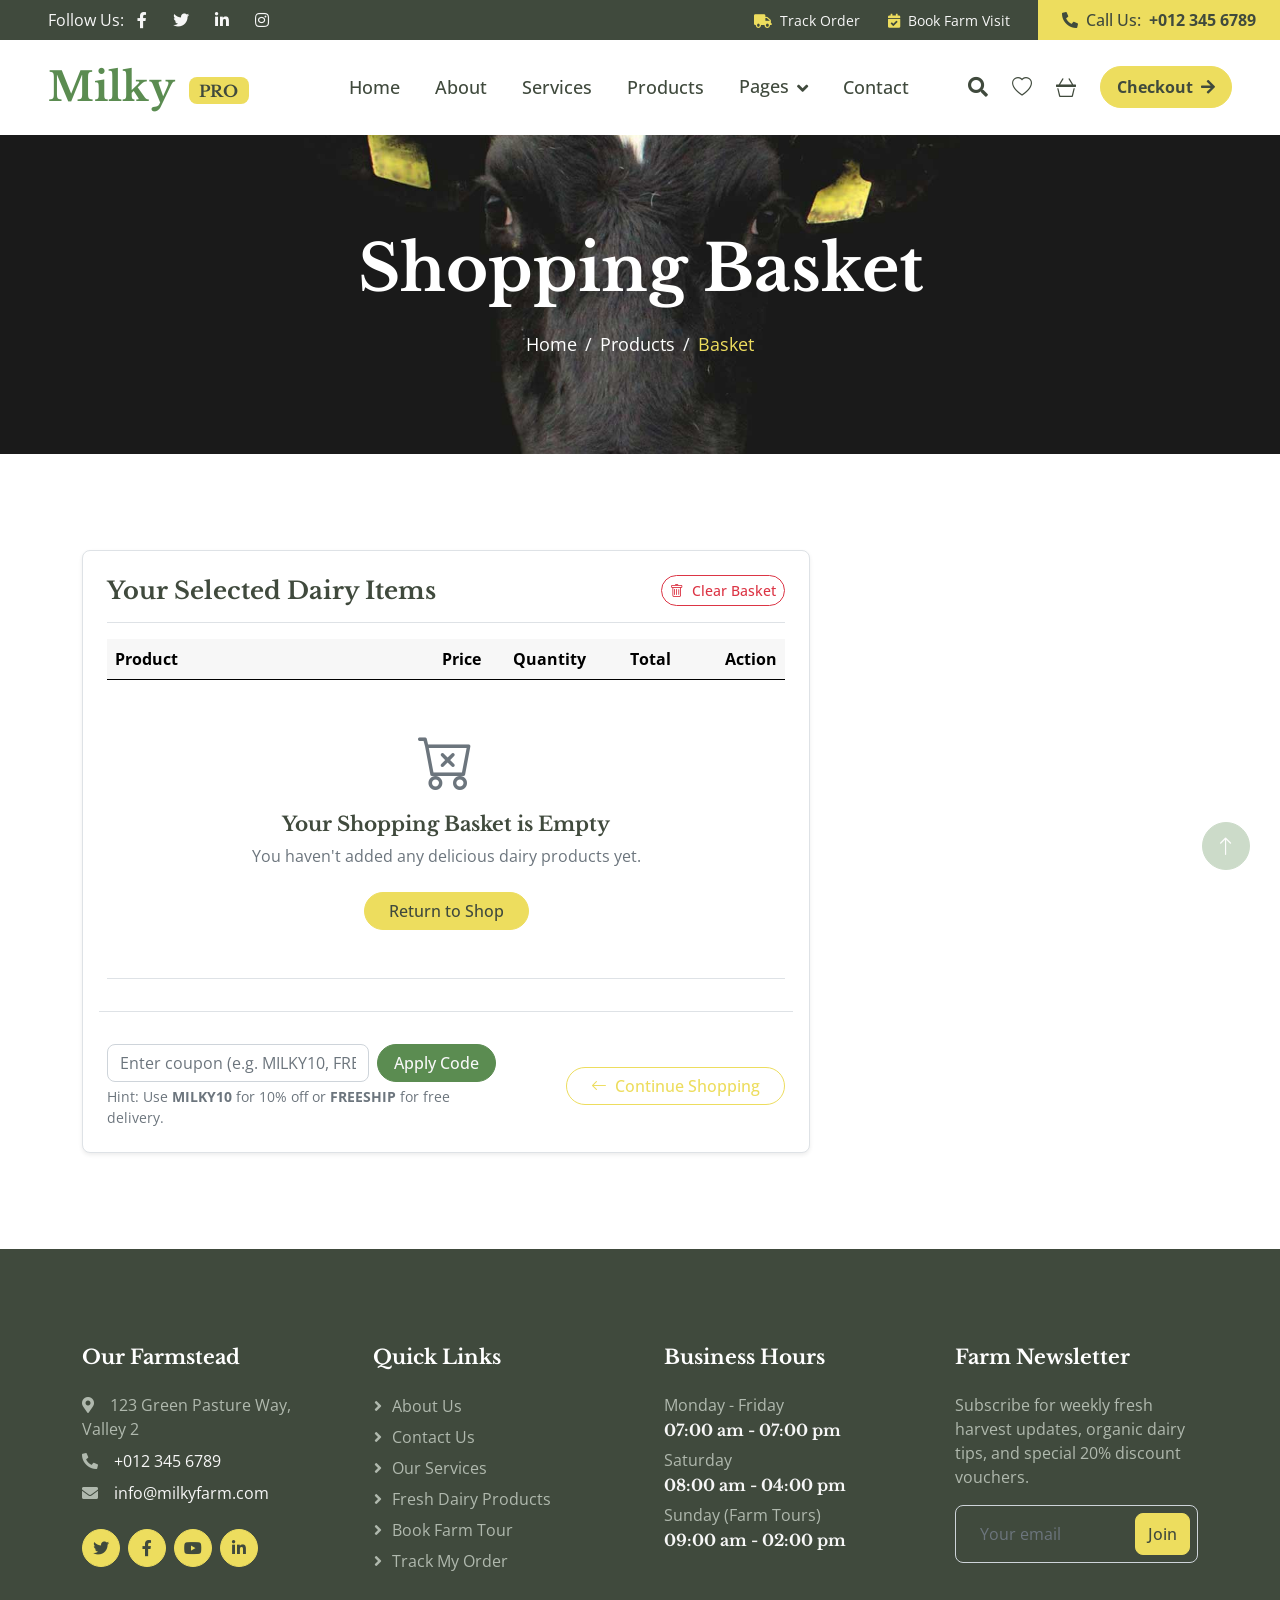
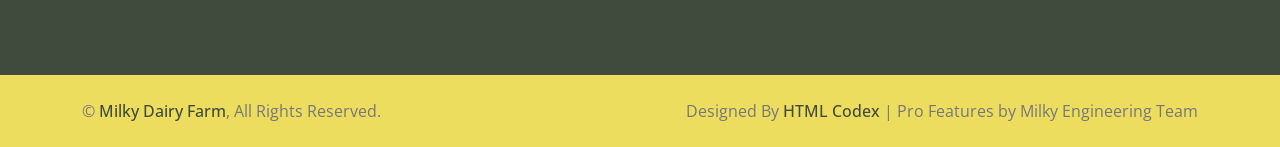
<file: cart.html>
<!DOCTYPE html>
<html lang="en">

<head>
    <meta charset="utf-8">
    <title>Shopping Basket - Milky Dairy Farm</title>
    <meta content="width=device-width, initial-scale=1.0" name="viewport">
    <meta content="Dairy shopping cart, organic milk, farm products, checkout" name="keywords">
    <meta content="Review your organic dairy products basket and prepare for fresh cold-chain doorstep delivery." name="description">

    <!-- Favicon -->
    <link href="img/favicon.ico" rel="icon">

    <!-- Google Web Fonts -->
    <link rel="preconnect" href="https://fonts.googleapis.com">
    <link rel="preconnect" href="https://fonts.gstatic.com" crossorigin>
    <link href="https://fonts.googleapis.com/css2?family=Libre+Baskerville:wght@700&family=Open+Sans:wght@400;500;600&display=swap" rel="stylesheet">   

    <!-- Icon Font Stylesheet -->
    <link href="https://cdnjs.cloudflare.com/ajax/libs/font-awesome/5.10.0/css/all.min.css" rel="stylesheet">
    <link href="https://cdn.jsdelivr.net/npm/bootstrap-icons@1.4.1/font/bootstrap-icons.css" rel="stylesheet">

    <!-- Libraries Stylesheet -->
    <link href="lib/animate/animate.min.css" rel="stylesheet">
    <link href="lib/owlcarousel/assets/owl.carousel.min.css" rel="stylesheet">
    <link href="lib/lightbox/css/lightbox.min.css" rel="stylesheet">

    <!-- Customized Bootstrap Stylesheet -->
    <link href="css/bootstrap.min.css" rel="stylesheet">

    <!-- Template Stylesheet -->
    <link href="css/style.css" rel="stylesheet">
    <!-- Pro Features Stylesheet -->
    <link href="css/pro-features.css" rel="stylesheet">
</head>

<body>
    <!-- Spinner Start -->
    <div id="spinner" class="show bg-white position-fixed translate-middle w-100 vh-100 top-50 start-50 d-flex align-items-center justify-content-center">
        <div class="spinner-border text-primary" role="status" style="width: 3rem; height: 3rem;"></div>
    </div>
    <!-- Spinner End -->


    <!-- Topbar Start -->
    <div class="container-fluid bg-dark px-0">
        <div class="row g-0 d-none d-lg-flex">
            <div class="col-lg-6 ps-5 text-start">
                <div class="h-100 d-inline-flex align-items-center text-light">
                    <span>Follow Us:</span>
                    <a class="btn btn-link text-light" href="https://facebook.com" target="_blank" rel="noopener"><i class="fab fa-facebook-f"></i></a>
                    <a class="btn btn-link text-light" href="https://twitter.com" target="_blank" rel="noopener"><i class="fab fa-twitter"></i></a>
                    <a class="btn btn-link text-light" href="https://linkedin.com" target="_blank" rel="noopener"><i class="fab fa-linkedin-in"></i></a>
                    <a class="btn btn-link text-light" href="https://instagram.com" target="_blank" rel="noopener"><i class="fab fa-instagram"></i></a>
                </div>
            </div>
            <div class="col-lg-6 text-end">
                <a href="order-tracking.html" class="text-light me-4 text-decoration-none small"><i class="fa fa-truck me-1 text-secondary"></i> Track Order</a>
                <a href="book-tour.html" class="text-light me-4 text-decoration-none small"><i class="fa fa-calendar-check me-1 text-secondary"></i> Book Farm Visit</a>
                <div class="h-100 bg-secondary d-inline-flex align-items-center text-dark py-2 px-4">
                    <span class="me-2 fw-semi-bold"><i class="fa fa-phone-alt me-2"></i>Call Us:</span>
                    <a href="tel:+0123456789" class="text-dark text-decoration-none fw-bold">+012 345 6789</a>
                </div>
            </div>
        </div>
    </div>
    <!-- Topbar End -->


    <!-- Navbar Start -->
    <nav class="navbar navbar-expand-lg bg-white navbar-light sticky-top px-4 px-lg-5">
        <a href="index.html" class="navbar-brand d-flex align-items-center">
            <h1 class="m-0 text-primary">Milky <span class="badge bg-secondary text-dark fs-6 align-middle ms-1">PRO</span></h1>
        </a>
        <button type="button" class="navbar-toggler me-0" data-bs-toggle="collapse" data-bs-target="#navbarCollapse">
            <span class="navbar-toggler-icon"></span>
        </button>
        <div class="collapse navbar-collapse" id="navbarCollapse">
            <div class="navbar-nav ms-auto p-4 p-lg-0 align-items-lg-center">
                <a href="index.html" class="nav-item nav-link">Home</a>
                <a href="about.html" class="nav-item nav-link">About</a>
                <a href="service.html" class="nav-item nav-link">Services</a>
                <a href="product.html" class="nav-item nav-link">Products</a>
                <div class="nav-item dropdown">
                    <a href="#" class="nav-link dropdown-toggle" data-bs-toggle="dropdown">Pages</a>
                    <div class="dropdown-menu bg-light m-0 shadow-sm border-0">
                        <a href="gallery.html" class="dropdown-item">Farm Gallery</a>
                        <a href="feature.html" class="dropdown-item">Quality Standards</a>
                        <a href="team.html" class="dropdown-item">Our Team</a>
                        <a href="testimonial.html" class="dropdown-item">Testimonials</a>
                        <a href="book-tour.html" class="dropdown-item text-primary fw-semi-bold">Book Farm Tour</a>
                        <a href="order-tracking.html" class="dropdown-item text-primary fw-semi-bold">Order Tracking</a>
                        <a href="404.html" class="dropdown-item">404 Page</a>
                    </div>
                </div>
                <a href="contact.html" class="nav-item nav-link">Contact</a>
            </div>
            <!-- Pro Navigation Icons -->
            <div class="d-flex align-items-center ms-lg-3 gap-2">
                <button type="button" class="nav-action-btn" data-action="open-search" title="Search catalog">
                    <i class="fa fa-search"></i>
                </button>
                <button type="button" class="nav-action-btn" data-action="open-wishlist" title="Saved favorites">
                    <i class="bi bi-heart"></i>
                    <span class="badge-counter wishlist-count" style="display: none;">0</span>
                </button>
                <button type="button" class="nav-action-btn" data-action="open-cart" title="Shopping basket">
                    <i class="bi bi-basket3"></i>
                    <span class="badge-counter cart-count" style="display: none;">0</span>
                </button>
                <a href="checkout.html" class="btn btn-secondary rounded-pill py-2 px-3 ms-2 d-none d-xl-inline-block small fw-bold">
                    Checkout <i class="fa fa-arrow-right ms-1"></i>
                </a>
            </div>
        </div>
    </nav>
    <!-- Navbar End -->


    <!-- Page Header Start -->
    <div class="container-fluid page-header py-5 mb-5 wow fadeIn" data-wow-delay="0.1s">
        <div class="container text-center py-5">
            <h1 class="display-3 text-white mb-4 animated slideInDown">Shopping Basket</h1>
            <nav aria-label="breadcrumb animated slideInDown">
                <ol class="breadcrumb justify-content-center mb-0">
                    <li class="breadcrumb-item"><a href="index.html" class="text-white">Home</a></li>
                    <li class="breadcrumb-item"><a href="product.html" class="text-white">Products</a></li>
                    <li class="breadcrumb-item active text-secondary" aria-current="page">Basket</li>
                </ol>
            </nav>
        </div>
    </div>
    <!-- Page Header End -->


    <!-- Cart Section Start -->
    <div class="container-xxl py-5">
        <div class="container">
            <div class="row g-5">
                <!-- Cart Items Table -->
                <div class="col-lg-8">
                    <div class="bg-white rounded p-4 shadow-sm border">
                        <div class="d-flex justify-content-between align-items-center border-bottom pb-3 mb-3">
                            <h4 class="mb-0 text-dark">Your Selected Dairy Items</h4>
                            <button type="button" class="btn btn-outline-danger btn-sm rounded-pill" onclick="MilkyApp.clearCart()">
                                <i class="bi bi-trash me-1"></i> Clear Basket
                            </button>
                        </div>
                        <div class="table-responsive">
                            <table class="table align-middle">
                                <thead class="table-light">
                                    <tr>
                                        <th scope="col" style="min-width: 250px;">Product</th>
                                        <th scope="col">Price</th>
                                        <th scope="col">Quantity</th>
                                        <th scope="col">Total</th>
                                        <th scope="col" class="text-end">Action</th>
                                    </tr>
                                </thead>
                                <tbody id="cartPageTableBody">
                                    <!-- Rendered dynamically by MilkyApp -->
                                </tbody>
                            </table>
                        </div>

                        <!-- Coupon & Navigation Row -->
                        <div class="row g-3 align-items-center mt-3 pt-3 border-top">
                            <div class="col-md-7">
                                <form id="cartCouponForm" class="d-flex gap-2" onsubmit="event.preventDefault(); const code = document.getElementById('cartCouponInput').value; MilkyApp.applyCouponCode(code); MilkyApp.renderCartPage();">
                                    <input type="text" id="cartCouponInput" class="form-control" placeholder="Enter coupon (e.g. MILKY10, FRESH20)">
                                    <button type="submit" class="btn btn-primary px-3 rounded-pill text-nowrap">Apply Code</button>
                                </form>
                                <small class="text-muted d-block mt-1">Hint: Use <strong>MILKY10</strong> for 10% off or <strong>FREESHIP</strong> for free delivery.</small>
                            </div>
                            <div class="col-md-5 text-md-end">
                                <a href="product.html" class="btn btn-outline-secondary rounded-pill px-4">
                                    <i class="bi bi-arrow-left me-1"></i> Continue Shopping
                                </a>
                            </div>
                        </div>
                    </div>
                </div>

                <!-- Order Summary Sidebar -->
                <div class="col-lg-4" id="cartPageSummary">
                    <div class="bg-white rounded p-4 shadow-sm border">
                        <h4 class="text-dark border-bottom pb-3 mb-3">Order Summary</h4>
                        <div class="d-flex justify-content-between mb-2">
                            <span class="text-muted">Subtotal</span>
                            <span class="fw-bold" id="cpSubtotal">$0.00</span>
                        </div>
                        <div class="d-flex justify-content-between mb-2" id="cpDiscountRow" style="display: none !important;">
                            <span class="text-success">Promo Discount</span>
                            <span class="fw-bold text-success" id="cpDiscount">-$0.00</span>
                        </div>
                        <div class="d-flex justify-content-between mb-2">
                            <span class="text-muted">Cold-Chain Delivery</span>
                            <span class="fw-bold" id="cpShipping">$5.00</span>
                        </div>
                        <div class="d-flex justify-content-between mb-3">
                            <span class="text-muted">Estimated Tax (5%)</span>
                            <span class="fw-bold" id="cpTax">$0.00</span>
                        </div>
                        <div class="border-top pt-3 d-flex justify-content-between align-items-center mb-4">
                            <span class="fs-5 fw-bold text-dark">Estimated Total</span>
                            <span class="fs-4 fw-bold text-primary" id="cpTotal">$0.00</span>
                        </div>

                        <div class="alert alert-success d-flex align-items-center gap-2 p-2 mb-4" role="alert">
                            <i class="bi bi-shield-check fs-4"></i>
                            <div class="small">
                                <strong>100% Freshness Guarantee:</strong> Delivered under strict 4°C refrigerated transport.
                            </div>
                        </div>

                        <a href="checkout.html" class="btn btn-primary w-100 py-3 rounded-pill fw-bold text-uppercase">
                            Proceed To Checkout <i class="fa fa-arrow-right ms-2"></i>
                        </a>

                        <div class="text-center mt-3">
                            <small class="text-muted"><i class="fa fa-lock me-1"></i> SSL 256-bit Encrypted Checkout</small>
                        </div>
                    </div>
                </div>
            </div>
        </div>
    </div>
    <!-- Cart Section End -->


    <!-- Footer Start -->
    <div class="container-fluid bg-dark footer mt-5 py-5 wow fadeIn" data-wow-delay="0.1s">
        <div class="container py-5">
            <div class="row g-5">
                <div class="col-lg-3 col-md-6">
                    <h5 class="text-white mb-4">Our Farmstead</h5>
                    <p class="mb-2"><i class="fa fa-map-marker-alt me-3"></i>123 Green Pasture Way, Valley 2</p>
                    <p class="mb-2"><i class="fa fa-phone-alt me-3"></i><a href="tel:+0123456789" class="text-light text-decoration-none">+012 345 6789</a></p>
                    <p class="mb-2"><i class="fa fa-envelope me-3"></i><a href="mailto:info@milkyfarm.com" class="text-light text-decoration-none">info@milkyfarm.com</a></p>
                    <div class="d-flex pt-3">
                        <a class="btn btn-square btn-secondary rounded-circle me-2" href="https://twitter.com" target="_blank" rel="noopener"><i class="fab fa-twitter"></i></a>
                        <a class="btn btn-square btn-secondary rounded-circle me-2" href="https://facebook.com" target="_blank" rel="noopener"><i class="fab fa-facebook-f"></i></a>
                        <a class="btn btn-square btn-secondary rounded-circle me-2" href="https://youtube.com" target="_blank" rel="noopener"><i class="fab fa-youtube"></i></a>
                        <a class="btn btn-square btn-secondary rounded-circle me-2" href="https://linkedin.com" target="_blank" rel="noopener"><i class="fab fa-linkedin-in"></i></a>
                    </div>
                </div>
                <div class="col-lg-3 col-md-6">
                    <h5 class="text-white mb-4">Quick Links</h5>
                    <a class="btn btn-link" href="about.html">About Us</a>
                    <a class="btn btn-link" href="contact.html">Contact Us</a>
                    <a class="btn btn-link" href="service.html">Our Services</a>
                    <a class="btn btn-link" href="product.html">Fresh Dairy Products</a>
                    <a class="btn btn-link" href="book-tour.html">Book Farm Tour</a>
                    <a class="btn btn-link" href="order-tracking.html">Track My Order</a>
                </div>
                <div class="col-lg-3 col-md-6">
                    <h5 class="text-white mb-4">Business Hours</h5>
                    <p class="mb-1">Monday - Friday</p>
                    <h6 class="text-light">07:00 am - 07:00 pm</h6>
                    <p class="mb-1">Saturday</p>
                    <h6 class="text-light">08:00 am - 04:00 pm</h6>
                    <p class="mb-1">Sunday (Farm Tours)</p>
                    <h6 class="text-light">09:00 am - 02:00 pm</h6>
                </div>
                <div class="col-lg-3 col-md-6">
                    <h5 class="text-white mb-4">Farm Newsletter</h5>
                    <p>Subscribe for weekly fresh harvest updates, organic dairy tips, and special 20% discount vouchers.</p>
                    <form class="newsletter-form position-relative w-100">
                        <input class="form-control bg-transparent w-100 py-3 ps-4 pe-5 text-white" type="email" placeholder="Your email" required>
                        <button type="submit" class="btn btn-secondary py-2 position-absolute top-0 end-0 mt-2 me-2">Join</button>
                    </form>
                </div>
            </div>
        </div>
    </div>
    <!-- Footer End -->


    <!-- Copyright Start -->
    <div class="container-fluid bg-secondary text-body copyright py-4">
        <div class="container">
            <div class="row">
                <div class="col-md-6 text-center text-md-start mb-3 mb-md-0">
                    &copy; <a class="fw-semi-bold text-dark" href="index.html">Milky Dairy Farm</a>, All Rights Reserved.
                </div>
                <div class="col-md-6 text-center text-md-end">
                    Designed By <a class="fw-semi-bold text-dark" href="https://htmlcodex.com" target="_blank" rel="noopener">HTML Codex</a> | Pro Features by Milky Engineering Team
                </div>
            </div>
        </div>
    </div>
    <!-- Copyright End -->


    <!-- Back to Top -->
    <a href="#" class="btn btn-lg btn-primary btn-lg-square rounded-circle back-to-top"><i class="bi bi-arrow-up"></i></a>


    <!-- ==================== PRO OVERLAYS & MODALS ==================== -->

    <!-- Offcanvas Cart Drawer -->
    <div class="offcanvas offcanvas-end offcanvas-cart" tabindex="-1" id="offcanvasCart" aria-labelledby="offcanvasCartLabel">
        <div class="offcanvas-header">
            <h5 class="offcanvas-title text-dark fw-bold" id="offcanvasCartLabel">
                <i class="bi bi-basket3 text-primary me-2"></i> Your Basket (<span class="cart-count">0</span>)
            </h5>
            <button type="button" class="btn-close text-reset" data-bs-dismiss="offcanvas" aria-label="Close"></button>
        </div>
        <div class="offcanvas-body" id="offcanvasCartItems">
            <!-- Dynamic items -->
        </div>
        <div class="p-3 border-top bg-light" id="offcanvasCartFooter">
            <div class="d-flex justify-content-between mb-2">
                <span class="text-muted">Subtotal:</span>
                <span class="fw-bold" id="drawerSubtotal">$0.00</span>
            </div>
            <div class="d-flex justify-content-between mb-3">
                <span class="fw-bold text-dark">Estimated Total:</span>
                <span class="fs-5 fw-bold text-primary" id="drawerTotal">$0.00</span>
            </div>
            <div class="d-grid gap-2">
                <a href="cart.html" class="btn btn-outline-secondary rounded-pill py-2">View Full Basket</a>
                <a href="checkout.html" class="btn btn-primary rounded-pill py-2 fw-bold">Proceed To Checkout</a>
            </div>
        </div>
    </div>

    <!-- Offcanvas Wishlist Drawer -->
    <div class="offcanvas offcanvas-end offcanvas-cart" tabindex="-1" id="offcanvasWishlist" aria-labelledby="offcanvasWishlistLabel">
        <div class="offcanvas-header">
            <h5 class="offcanvas-title text-dark fw-bold" id="offcanvasWishlistLabel">
                <i class="bi bi-heart text-danger me-2"></i> Saved Favorites (<span class="wishlist-count">0</span>)
            </h5>
            <button type="button" class="btn-close text-reset" data-bs-dismiss="offcanvas" aria-label="Close"></button>
        </div>
        <div class="offcanvas-body" id="offcanvasWishlistItems">
            <!-- Dynamic items -->
        </div>
    </div>

    <!-- Live Search Modal -->
    <div class="search-modal-backdrop" id="proSearchModal">
        <div class="search-modal-box">
            <div class="search-input-wrapper">
                <i class="fa fa-search text-primary fs-5"></i>
                <input type="text" id="proSearchInput" placeholder="Search milk, cheese, butter, tours, services...">
                <button type="button" class="btn btn-sm btn-light rounded-circle" id="closeSearchModalBtn"><i class="bi bi-x fs-5"></i></button>
            </div>
            <div class="search-results-list" id="proSearchResults">
                <!-- Search results rendered dynamically -->
            </div>
            <div class="search-popular-tags">
                <span class="text-muted me-1">Popular:</span>
                <span class="search-tag-badge" onclick="document.getElementById('proSearchInput').value='Milk'; MilkyApp.openSearchModal(); document.getElementById('proSearchInput').dispatchEvent(new Event('input'));">Pure Whole Milk</span>
                <span class="search-tag-badge" onclick="document.getElementById('proSearchInput').value='Cheddar'; MilkyApp.openSearchModal(); document.getElementById('proSearchInput').dispatchEvent(new Event('input'));">Artisan Cheddar</span>
                <span class="search-tag-badge" onclick="document.getElementById('proSearchInput').value='Butter'; MilkyApp.openSearchModal(); document.getElementById('proSearchInput').dispatchEvent(new Event('input'));">Sweet Butter</span>
                <span class="search-tag-badge" onclick="document.getElementById('proSearchInput').value='Tour'; MilkyApp.openSearchModal(); document.getElementById('proSearchInput').dispatchEvent(new Event('input'));">Farm Tour</span>
            </div>
        </div>
    </div>

    <!-- Toast Notification Container -->
    <div id="proToastContainer"></div>


    <!-- JavaScript Libraries -->
    <script src="https://code.jquery.com/jquery-3.4.1.min.js"></script>
    <script src="https://cdn.jsdelivr.net/npm/bootstrap@5.0.0/dist/js/bootstrap.bundle.min.js"></script>
    <script src="lib/wow/wow.min.js"></script>
    <script src="lib/easing/easing.min.js"></script>
    <script src="lib/waypoints/waypoints.min.js"></script>
    <script src="lib/owlcarousel/owl.carousel.min.js"></script>
    <script src="lib/counterup/counterup.min.js"></script>
    <script src="lib/parallax/parallax.min.js"></script>
    <script src="lib/lightbox/js/lightbox.min.js"></script>

    <!-- Template Javascript -->
    <script src="js/main.js"></script>
    <!-- Pro Features Logic -->
    <script src="js/pro-data.js"></script>
    <script src="js/pro-app.js"></script>

    <script>
        document.addEventListener("DOMContentLoaded", function () {
            MilkyApp.renderCartPage();
        });
    </script>
</body>

</html>
</file>
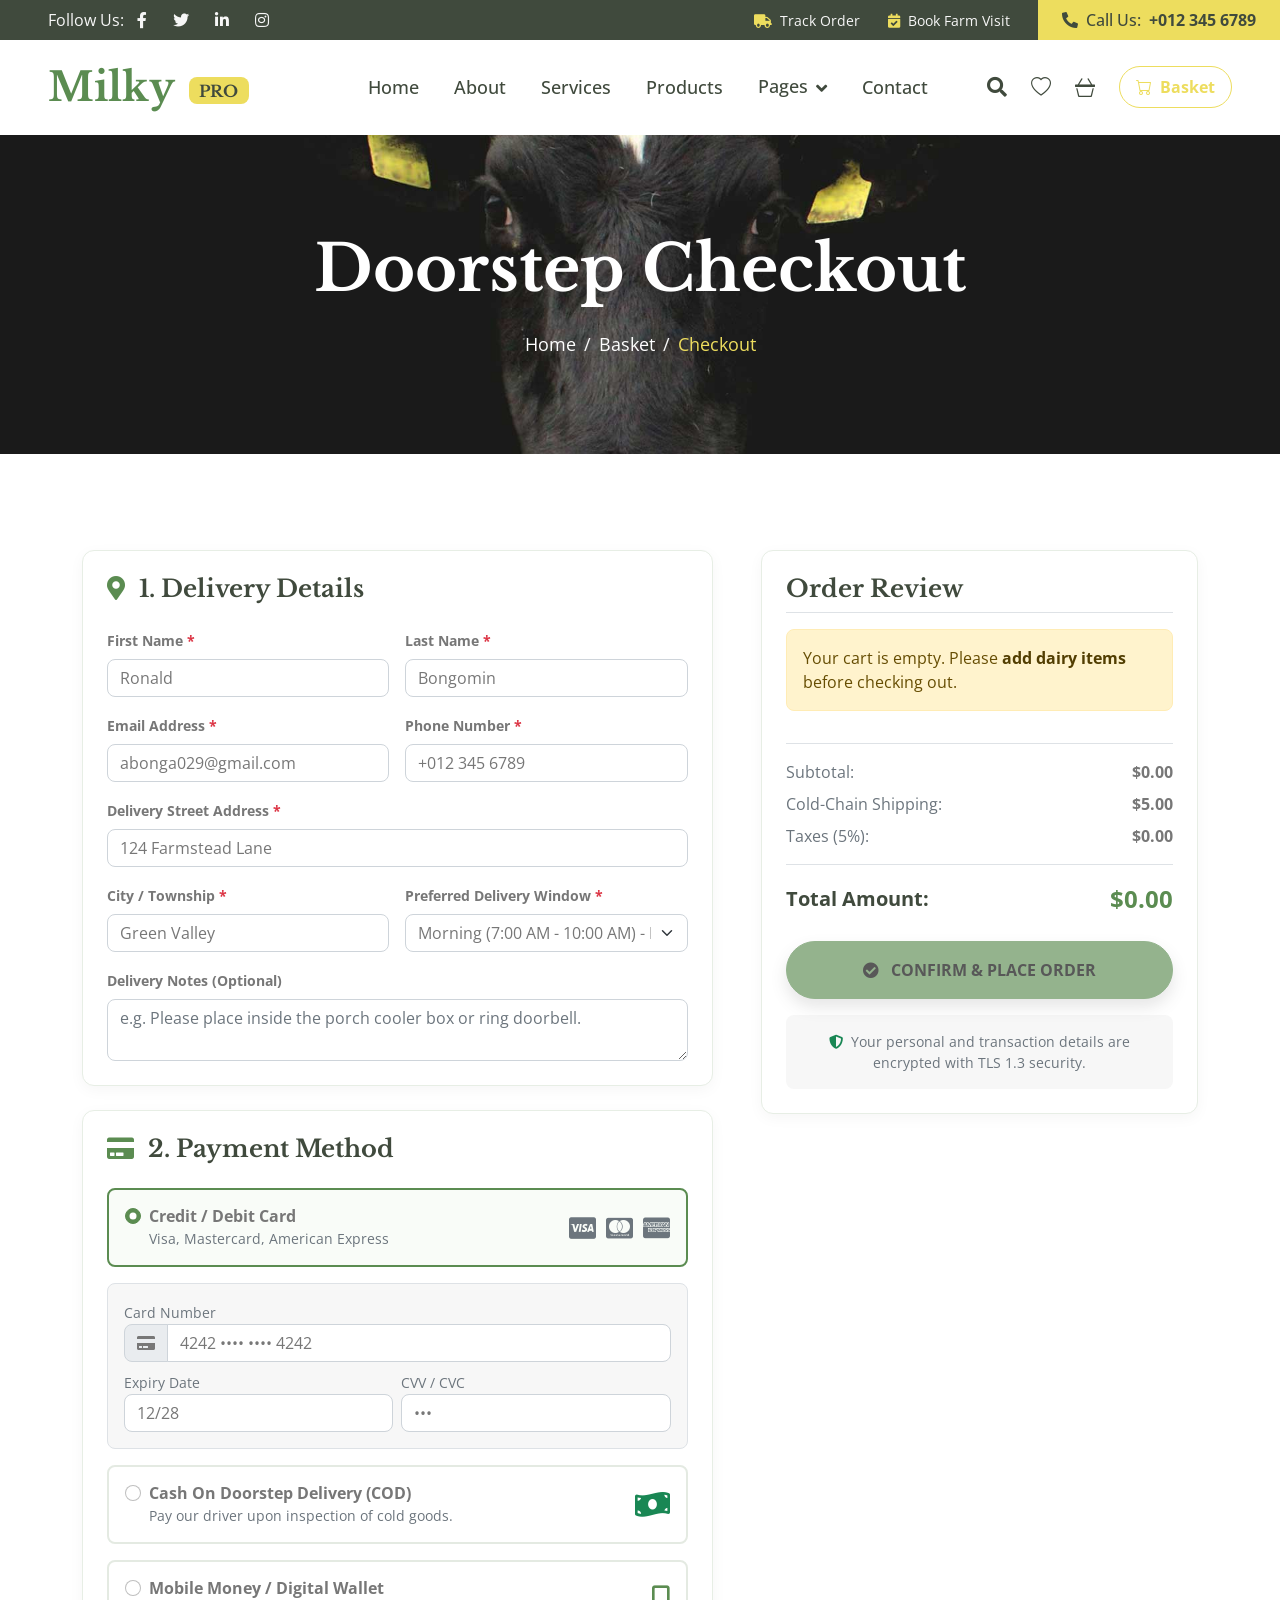
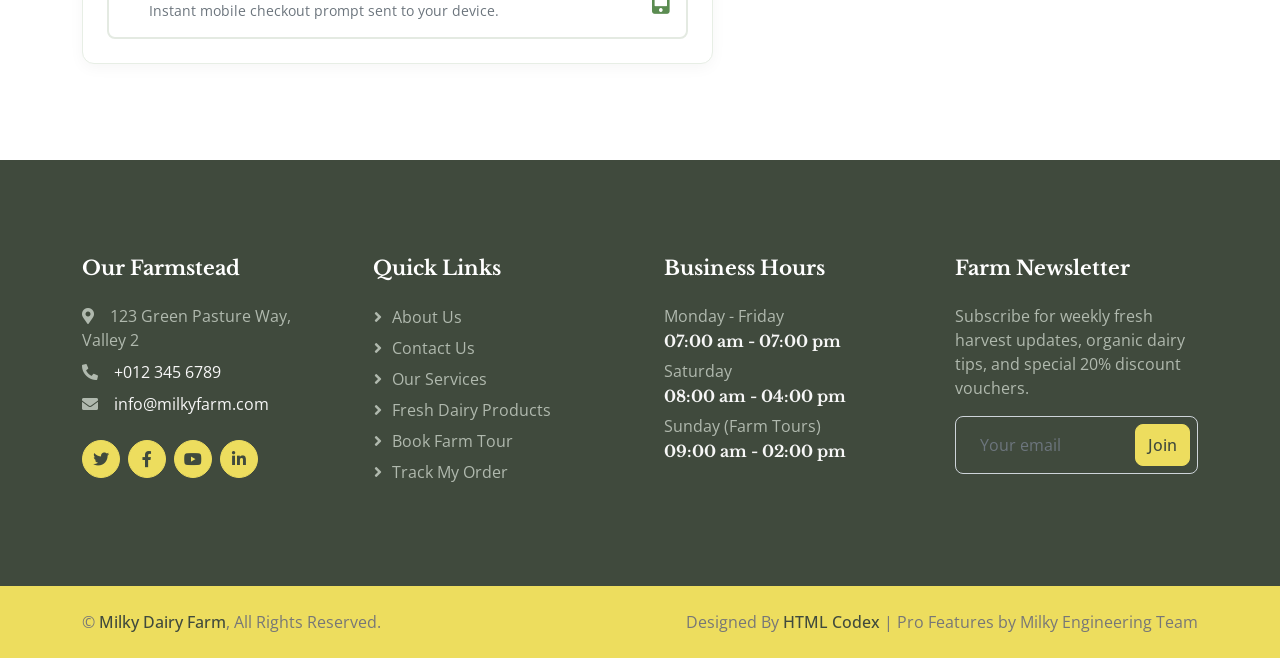
<file: checkout.html>
<!DOCTYPE html>
<html lang="en">

<head>
    <meta charset="utf-8">
    <title>Checkout & Doorstep Delivery - Milky Dairy Farm</title>
    <meta content="width=device-width, initial-scale=1.0" name="viewport">
    <meta content="Dairy delivery checkout, organic milk order, farm delivery" name="keywords">
    <meta content="Complete your fresh dairy order with safe refrigerated doorstep delivery." name="description">

    <!-- Favicon -->
    <link href="img/favicon.ico" rel="icon">

    <!-- Google Web Fonts -->
    <link rel="preconnect" href="https://fonts.googleapis.com">
    <link rel="preconnect" href="https://fonts.gstatic.com" crossorigin>
    <link href="https://fonts.googleapis.com/css2?family=Libre+Baskerville:wght@700&family=Open+Sans:wght@400;500;600&display=swap" rel="stylesheet">   

    <!-- Icon Font Stylesheet -->
    <link href="https://cdnjs.cloudflare.com/ajax/libs/font-awesome/5.10.0/css/all.min.css" rel="stylesheet">
    <link href="https://cdn.jsdelivr.net/npm/bootstrap-icons@1.4.1/font/bootstrap-icons.css" rel="stylesheet">

    <!-- Libraries Stylesheet -->
    <link href="lib/animate/animate.min.css" rel="stylesheet">
    <link href="lib/owlcarousel/assets/owl.carousel.min.css" rel="stylesheet">
    <link href="lib/lightbox/css/lightbox.min.css" rel="stylesheet">

    <!-- Customized Bootstrap Stylesheet -->
    <link href="css/bootstrap.min.css" rel="stylesheet">

    <!-- Template Stylesheet -->
    <link href="css/style.css" rel="stylesheet">
    <!-- Pro Features Stylesheet -->
    <link href="css/pro-features.css" rel="stylesheet">
</head>

<body>
    <!-- Spinner Start -->
    <div id="spinner" class="show bg-white position-fixed translate-middle w-100 vh-100 top-50 start-50 d-flex align-items-center justify-content-center">
        <div class="spinner-border text-primary" role="status" style="width: 3rem; height: 3rem;"></div>
    </div>
    <!-- Spinner End -->


    <!-- Topbar Start -->
    <div class="container-fluid bg-dark px-0">
        <div class="row g-0 d-none d-lg-flex">
            <div class="col-lg-6 ps-5 text-start">
                <div class="h-100 d-inline-flex align-items-center text-light">
                    <span>Follow Us:</span>
                    <a class="btn btn-link text-light" href="https://facebook.com" target="_blank" rel="noopener"><i class="fab fa-facebook-f"></i></a>
                    <a class="btn btn-link text-light" href="https://twitter.com" target="_blank" rel="noopener"><i class="fab fa-twitter"></i></a>
                    <a class="btn btn-link text-light" href="https://linkedin.com" target="_blank" rel="noopener"><i class="fab fa-linkedin-in"></i></a>
                    <a class="btn btn-link text-light" href="https://instagram.com" target="_blank" rel="noopener"><i class="fab fa-instagram"></i></a>
                </div>
            </div>
            <div class="col-lg-6 text-end">
                <a href="order-tracking.html" class="text-light me-4 text-decoration-none small"><i class="fa fa-truck me-1 text-secondary"></i> Track Order</a>
                <a href="book-tour.html" class="text-light me-4 text-decoration-none small"><i class="fa fa-calendar-check me-1 text-secondary"></i> Book Farm Visit</a>
                <div class="h-100 bg-secondary d-inline-flex align-items-center text-dark py-2 px-4">
                    <span class="me-2 fw-semi-bold"><i class="fa fa-phone-alt me-2"></i>Call Us:</span>
                    <a href="tel:+0123456789" class="text-dark text-decoration-none fw-bold">+012 345 6789</a>
                </div>
            </div>
        </div>
    </div>
    <!-- Topbar End -->


    <!-- Navbar Start -->
    <nav class="navbar navbar-expand-lg bg-white navbar-light sticky-top px-4 px-lg-5">
        <a href="index.html" class="navbar-brand d-flex align-items-center">
            <h1 class="m-0 text-primary">Milky <span class="badge bg-secondary text-dark fs-6 align-middle ms-1">PRO</span></h1>
        </a>
        <button type="button" class="navbar-toggler me-0" data-bs-toggle="collapse" data-bs-target="#navbarCollapse">
            <span class="navbar-toggler-icon"></span>
        </button>
        <div class="collapse navbar-collapse" id="navbarCollapse">
            <div class="navbar-nav ms-auto p-4 p-lg-0 align-items-lg-center">
                <a href="index.html" class="nav-item nav-link">Home</a>
                <a href="about.html" class="nav-item nav-link">About</a>
                <a href="service.html" class="nav-item nav-link">Services</a>
                <a href="product.html" class="nav-item nav-link">Products</a>
                <div class="nav-item dropdown">
                    <a href="#" class="nav-link dropdown-toggle" data-bs-toggle="dropdown">Pages</a>
                    <div class="dropdown-menu bg-light m-0 shadow-sm border-0">
                        <a href="gallery.html" class="dropdown-item">Farm Gallery</a>
                        <a href="feature.html" class="dropdown-item">Quality Standards</a>
                        <a href="team.html" class="dropdown-item">Our Team</a>
                        <a href="testimonial.html" class="dropdown-item">Testimonials</a>
                        <a href="book-tour.html" class="dropdown-item text-primary fw-semi-bold">Book Farm Tour</a>
                        <a href="order-tracking.html" class="dropdown-item text-primary fw-semi-bold">Order Tracking</a>
                        <a href="404.html" class="dropdown-item">404 Page</a>
                    </div>
                </div>
                <a href="contact.html" class="nav-item nav-link">Contact</a>
            </div>
            <!-- Pro Navigation Icons -->
            <div class="d-flex align-items-center ms-lg-3 gap-2">
                <button type="button" class="nav-action-btn" data-action="open-search" title="Search catalog">
                    <i class="fa fa-search"></i>
                </button>
                <button type="button" class="nav-action-btn" data-action="open-wishlist" title="Saved favorites">
                    <i class="bi bi-heart"></i>
                    <span class="badge-counter wishlist-count" style="display: none;">0</span>
                </button>
                <button type="button" class="nav-action-btn" data-action="open-cart" title="Shopping basket">
                    <i class="bi bi-basket3"></i>
                    <span class="badge-counter cart-count" style="display: none;">0</span>
                </button>
                <a href="cart.html" class="btn btn-outline-secondary rounded-pill py-2 px-3 ms-2 d-none d-xl-inline-block small fw-bold">
                    <i class="bi bi-cart me-1"></i> Basket
                </a>
            </div>
        </div>
    </nav>
    <!-- Navbar End -->


    <!-- Page Header Start -->
    <div class="container-fluid page-header py-5 mb-5 wow fadeIn" data-wow-delay="0.1s">
        <div class="container text-center py-5">
            <h1 class="display-3 text-white mb-4 animated slideInDown">Doorstep Checkout</h1>
            <nav aria-label="breadcrumb animated slideInDown">
                <ol class="breadcrumb justify-content-center mb-0">
                    <li class="breadcrumb-item"><a href="index.html" class="text-white">Home</a></li>
                    <li class="breadcrumb-item"><a href="cart.html" class="text-white">Basket</a></li>
                    <li class="breadcrumb-item active text-secondary" aria-current="page">Checkout</li>
                </ol>
            </nav>
        </div>
    </div>
    <!-- Page Header End -->


    <!-- Checkout Form Section Start -->
    <div class="container-xxl py-5">
        <div class="container">
            <form id="checkoutForm" onsubmit="event.preventDefault(); MilkyApp.handlePlaceOrder(this);">
                <div class="row g-5">
                    <!-- Delivery & Billing Address -->
                    <div class="col-lg-7">
                        <div class="checkout-card p-4 mb-4">
                            <h4 class="mb-4 text-dark"><i class="fa fa-map-marker-alt text-primary me-2"></i> 1. Delivery Details</h4>
                            <div class="row g-3">
                                <div class="col-sm-6">
                                    <label class="form-label small fw-bold">First Name <span class="text-danger">*</span></label>
                                    <input type="text" name="firstName" class="form-control" placeholder="Ronald" value="Ronald" required>
                                </div>
                                <div class="col-sm-6">
                                    <label class="form-label small fw-bold">Last Name <span class="text-danger">*</span></label>
                                    <input type="text" name="lastName" class="form-control" placeholder="Bongomin" value="Bongomin" required>
                                </div>
                                <div class="col-sm-6">
                                    <label class="form-label small fw-bold">Email Address <span class="text-danger">*</span></label>
                                    <input type="email" name="email" class="form-control" placeholder="ronald@example.com" value="abonga029@gmail.com" required>
                                </div>
                                <div class="col-sm-6">
                                    <label class="form-label small fw-bold">Phone Number <span class="text-danger">*</span></label>
                                    <input type="tel" name="phone" class="form-control" placeholder="+012 345 6789" value="+012 345 6789" required>
                                </div>
                                <div class="col-12">
                                    <label class="form-label small fw-bold">Delivery Street Address <span class="text-danger">*</span></label>
                                    <input type="text" name="address" class="form-control" placeholder="House #, Street name, Apartment / Suite" value="124 Farmstead Lane" required>
                                </div>
                                <div class="col-sm-6">
                                    <label class="form-label small fw-bold">City / Township <span class="text-danger">*</span></label>
                                    <input type="text" name="city" class="form-control" placeholder="Green Valley" value="Green Valley" required>
                                </div>
                                <div class="col-sm-6">
                                    <label class="form-label small fw-bold">Preferred Delivery Window <span class="text-danger">*</span></label>
                                    <select name="deliverySlot" class="form-select" required>
                                        <option value="Morning (7:00 AM - 10:00 AM)" selected>Morning (7:00 AM - 10:00 AM) - Best for Fresh Milk</option>
                                        <option value="Afternoon (1:00 PM - 4:00 PM)">Afternoon (1:00 PM - 4:00 PM)</option>
                                        <option value="Evening (5:00 PM - 8:00 PM)">Evening (5:00 PM - 8:00 PM)</option>
                                        <option value="Express Cold-Chain (Within 2 Hours)">Express Cold-Chain (Within 2 Hours)</option>
                                    </select>
                                </div>
                                <div class="col-12">
                                    <label class="form-label small fw-bold">Delivery Notes (Optional)</label>
                                    <textarea name="notes" class="form-control" rows="2" placeholder="e.g. Please place inside the porch cooler box or ring doorbell."></textarea>
                                </div>
                            </div>
                        </div>

                        <!-- Payment Methods Card -->
                        <div class="checkout-card p-4">
                            <h4 class="mb-4 text-dark"><i class="fa fa-credit-card text-primary me-2"></i> 2. Payment Method</h4>
                            <div class="row g-3">
                                <div class="col-12">
                                    <div class="payment-method-card selected d-flex align-items-center justify-content-between" onclick="document.getElementById('pmCard').checked = true; document.getElementById('cardDetailsBox').style.display='block';">
                                        <div class="form-check">
                                            <input class="form-check-input" type="radio" name="paymentMethod" id="pmCard" value="Credit / Debit Card" checked>
                                            <label class="form-check-label fw-bold" for="pmCard">Credit / Debit Card</label>
                                            <small class="text-muted d-block">Visa, Mastercard, American Express</small>
                                        </div>
                                        <div class="text-muted fs-4">
                                            <i class="fab fa-cc-visa me-1"></i>
                                            <i class="fab fa-cc-mastercard me-1"></i>
                                            <i class="fab fa-cc-amex"></i>
                                        </div>
                                    </div>
                                </div>

                                <!-- Card Input Fields -->
                                <div class="col-12" id="cardDetailsBox">
                                    <div class="p-3 bg-light rounded border">
                                        <div class="row g-2">
                                            <div class="col-12">
                                                <label class="small text-muted">Card Number</label>
                                                <div class="input-group">
                                                    <span class="input-group-text"><i class="fa fa-credit-card"></i></span>
                                                    <input type="text" class="form-control" placeholder="4242 &bull;&bull;&bull;&bull; &bull;&bull;&bull;&bull; 4242" value="4242 •••• •••• 4242">
                                                </div>
                                            </div>
                                            <div class="col-6">
                                                <label class="small text-muted">Expiry Date</label>
                                                <input type="text" class="form-control" placeholder="MM/YY" value="12/28">
                                            </div>
                                            <div class="col-6">
                                                <label class="small text-muted">CVV / CVC</label>
                                                <input type="password" class="form-control" placeholder="123" value="888" maxlength="4">
                                            </div>
                                        </div>
                                    </div>
                                </div>

                                <div class="col-12">
                                    <div class="payment-method-card d-flex align-items-center justify-content-between" onclick="document.getElementById('pmCod').checked = true; document.getElementById('cardDetailsBox').style.display='none';">
                                        <div class="form-check">
                                            <input class="form-check-input" type="radio" name="paymentMethod" id="pmCod" value="Cash On Delivery">
                                            <label class="form-check-label fw-bold" for="pmCod">Cash On Doorstep Delivery (COD)</label>
                                            <small class="text-muted d-block">Pay our driver upon inspection of cold goods.</small>
                                        </div>
                                        <i class="fa fa-money-bill-wave text-success fs-3"></i>
                                    </div>
                                </div>

                                <div class="col-12">
                                    <div class="payment-method-card d-flex align-items-center justify-content-between" onclick="document.getElementById('pmMobile').checked = true; document.getElementById('cardDetailsBox').style.display='none';">
                                        <div class="form-check">
                                            <input class="form-check-input" type="radio" name="paymentMethod" id="pmMobile" value="Mobile Money (M-Pesa / MTN)">
                                            <label class="form-check-label fw-bold" for="pmMobile">Mobile Money / Digital Wallet</label>
                                            <small class="text-muted d-block">Instant mobile checkout prompt sent to your device.</small>
                                        </div>
                                        <i class="fa fa-mobile-alt text-primary fs-3"></i>
                                    </div>
                                </div>
                            </div>
                        </div>
                    </div>

                    <!-- Right Column: Order Review & Placement -->
                    <div class="col-lg-5">
                        <div class="checkout-card p-4">
                            <h4 class="mb-3 text-dark border-bottom pb-2">Order Review</h4>
                            
                            <!-- Dynamic Cart Items Preview -->
                            <div id="checkoutItemsList" class="mb-3" style="max-height: 280px; overflow-y: auto;">
                                <!-- Rendered dynamically -->
                            </div>

                            <!-- Totals Breakdown -->
                            <div class="border-top pt-3">
                                <div class="d-flex justify-content-between mb-2">
                                    <span class="text-muted">Subtotal:</span>
                                    <span class="fw-bold" id="coSubtotal">$0.00</span>
                                </div>
                                <div class="d-flex justify-content-between mb-2" id="coDiscountRow" style="display:none !important;">
                                    <span class="text-success">Promo Discount:</span>
                                    <span class="fw-bold text-success" id="coDiscount">-$0.00</span>
                                </div>
                                <div class="d-flex justify-content-between mb-2">
                                    <span class="text-muted">Cold-Chain Shipping:</span>
                                    <span class="fw-bold" id="coShipping">$5.00</span>
                                </div>
                                <div class="d-flex justify-content-between mb-3">
                                    <span class="text-muted">Taxes (5%):</span>
                                    <span class="fw-bold" id="coTax">$0.00</span>
                                </div>
                                <div class="d-flex justify-content-between align-items-center border-top pt-3 mb-4">
                                    <span class="fs-5 fw-bold text-dark">Total Amount:</span>
                                    <span class="fs-4 fw-bold text-primary" id="coTotal">$0.00</span>
                                </div>
                            </div>

                            <button type="submit" id="placeOrderBtn" class="btn btn-primary w-100 py-3 rounded-pill fw-bold text-uppercase fs-6 shadow">
                                <i class="fa fa-check-circle me-2"></i> Confirm & Place Order
                            </button>

                            <div class="mt-3 p-3 bg-light rounded text-center small text-muted">
                                <i class="fa fa-shield-alt text-success me-1"></i> Your personal and transaction details are encrypted with TLS 1.3 security.
                            </div>
                        </div>
                    </div>
                </div>
            </form>
        </div>
    </div>
    <!-- Checkout Form Section End -->


    <!-- Footer Start -->
    <div class="container-fluid bg-dark footer mt-5 py-5 wow fadeIn" data-wow-delay="0.1s">
        <div class="container py-5">
            <div class="row g-5">
                <div class="col-lg-3 col-md-6">
                    <h5 class="text-white mb-4">Our Farmstead</h5>
                    <p class="mb-2"><i class="fa fa-map-marker-alt me-3"></i>123 Green Pasture Way, Valley 2</p>
                    <p class="mb-2"><i class="fa fa-phone-alt me-3"></i><a href="tel:+0123456789" class="text-light text-decoration-none">+012 345 6789</a></p>
                    <p class="mb-2"><i class="fa fa-envelope me-3"></i><a href="mailto:info@milkyfarm.com" class="text-light text-decoration-none">info@milkyfarm.com</a></p>
                    <div class="d-flex pt-3">
                        <a class="btn btn-square btn-secondary rounded-circle me-2" href="https://twitter.com" target="_blank" rel="noopener"><i class="fab fa-twitter"></i></a>
                        <a class="btn btn-square btn-secondary rounded-circle me-2" href="https://facebook.com" target="_blank" rel="noopener"><i class="fab fa-facebook-f"></i></a>
                        <a class="btn btn-square btn-secondary rounded-circle me-2" href="https://youtube.com" target="_blank" rel="noopener"><i class="fab fa-youtube"></i></a>
                        <a class="btn btn-square btn-secondary rounded-circle me-2" href="https://linkedin.com" target="_blank" rel="noopener"><i class="fab fa-linkedin-in"></i></a>
                    </div>
                </div>
                <div class="col-lg-3 col-md-6">
                    <h5 class="text-white mb-4">Quick Links</h5>
                    <a class="btn btn-link" href="about.html">About Us</a>
                    <a class="btn btn-link" href="contact.html">Contact Us</a>
                    <a class="btn btn-link" href="service.html">Our Services</a>
                    <a class="btn btn-link" href="product.html">Fresh Dairy Products</a>
                    <a class="btn btn-link" href="book-tour.html">Book Farm Tour</a>
                    <a class="btn btn-link" href="order-tracking.html">Track My Order</a>
                </div>
                <div class="col-lg-3 col-md-6">
                    <h5 class="text-white mb-4">Business Hours</h5>
                    <p class="mb-1">Monday - Friday</p>
                    <h6 class="text-light">07:00 am - 07:00 pm</h6>
                    <p class="mb-1">Saturday</p>
                    <h6 class="text-light">08:00 am - 04:00 pm</h6>
                    <p class="mb-1">Sunday (Farm Tours)</p>
                    <h6 class="text-light">09:00 am - 02:00 pm</h6>
                </div>
                <div class="col-lg-3 col-md-6">
                    <h5 class="text-white mb-4">Farm Newsletter</h5>
                    <p>Subscribe for weekly fresh harvest updates, organic dairy tips, and special 20% discount vouchers.</p>
                    <form class="newsletter-form position-relative w-100">
                        <input class="form-control bg-transparent w-100 py-3 ps-4 pe-5 text-white" type="email" placeholder="Your email" required>
                        <button type="submit" class="btn btn-secondary py-2 position-absolute top-0 end-0 mt-2 me-2">Join</button>
                    </form>
                </div>
            </div>
        </div>
    </div>
    <!-- Footer End -->


    <!-- Copyright Start -->
    <div class="container-fluid bg-secondary text-body copyright py-4">
        <div class="container">
            <div class="row">
                <div class="col-md-6 text-center text-md-start mb-3 mb-md-0">
                    &copy; <a class="fw-semi-bold text-dark" href="index.html">Milky Dairy Farm</a>, All Rights Reserved.
                </div>
                <div class="col-md-6 text-center text-md-end">
                    Designed By <a class="fw-semi-bold text-dark" href="https://htmlcodex.com" target="_blank" rel="noopener">HTML Codex</a> | Pro Features by Milky Engineering Team
                </div>
            </div>
        </div>
    </div>
    <!-- Copyright End -->


    <!-- ==================== ORDER CONFIRMATION RECEIPT MODAL ==================== -->
    <div class="modal fade" id="orderConfirmationModal" tabindex="-1" aria-labelledby="orderConfirmationModalLabel" aria-hidden="true">
        <div class="modal-dialog modal-dialog-centered modal-lg">
            <div class="modal-content border-0 shadow">
                <div class="modal-header bg-primary text-white">
                    <h5 class="modal-title text-white" id="orderConfirmationModalLabel">
                        <i class="fa fa-check-circle me-2 text-secondary"></i> Order Placed Successfully!
                    </h5>
                </div>
                <div class="modal-body p-4">
                    <div class="text-center mb-4">
                        <div class="btn-square bg-secondary text-dark rounded-circle mx-auto mb-3" style="width: 70px; height: 70px; font-size: 2rem;">
                            <i class="fa fa-truck"></i>
                        </div>
                        <h4 class="text-dark">Thank You For Your Dairy Order!</h4>
                        <p class="text-muted">Your order has been transmitted to our farm dispatch barn. We will bottle and chill your items for morning delivery.</p>
                        <div class="badge bg-primary fs-6 p-2 px-4 rounded-pill">
                            Order Reference: <span id="rcptOrderId" class="fw-bold text-secondary">MLK-000000</span>
                        </div>
                    </div>

                    <div class="card bg-light border-0 p-3 mb-3">
                        <div class="row g-2 small">
                            <div class="col-6"><strong>Date:</strong> <span id="rcptDate">-</span></div>
                            <div class="col-6"><strong>Customer:</strong> <span id="rcptName">-</span></div>
                            <div class="col-6"><strong>Destination:</strong> <span id="rcptAddress">-</span></div>
                            <div class="col-6"><strong>Delivery Window:</strong> <span id="rcptSlot">-</span></div>
                            <div class="col-6"><strong>Payment:</strong> <span id="rcptPayment">-</span></div>
                            <div class="col-6"><strong>Total Charged:</strong> <span id="rcptTotal" class="fw-bold text-primary">-</span></div>
                        </div>
                    </div>

                    <h6 class="fw-bold text-dark border-bottom pb-2">Items Ordered</h6>
                    <ul class="list-group list-group-flush mb-4 small" id="rcptItems">
                        <!-- Items rendered here -->
                    </ul>

                    <div class="d-flex flex-wrap justify-content-between gap-2">
                        <button type="button" class="btn btn-outline-secondary rounded-pill" onclick="window.print()">
                            <i class="fa fa-print me-1"></i> Print Receipt
                        </button>
                        <a href="order-tracking.html" id="rcptTrackLink" class="btn btn-primary rounded-pill px-4 fw-bold">
                            <i class="fa fa-truck me-1"></i> Track Live Status
                        </a>
                    </div>
                </div>
            </div>
        </div>
    </div>


    <!-- ==================== PRO OVERLAYS & MODALS ==================== -->

    <!-- Offcanvas Cart Drawer -->
    <div class="offcanvas offcanvas-end offcanvas-cart" tabindex="-1" id="offcanvasCart" aria-labelledby="offcanvasCartLabel">
        <div class="offcanvas-header">
            <h5 class="offcanvas-title text-dark fw-bold" id="offcanvasCartLabel">
                <i class="bi bi-basket3 text-primary me-2"></i> Your Basket (<span class="cart-count">0</span>)
            </h5>
            <button type="button" class="btn-close text-reset" data-bs-dismiss="offcanvas" aria-label="Close"></button>
        </div>
        <div class="offcanvas-body" id="offcanvasCartItems"></div>
    </div>

    <!-- Offcanvas Wishlist Drawer -->
    <div class="offcanvas offcanvas-end offcanvas-cart" tabindex="-1" id="offcanvasWishlist" aria-labelledby="offcanvasWishlistLabel">
        <div class="offcanvas-header">
            <h5 class="offcanvas-title text-dark fw-bold" id="offcanvasWishlistLabel">
                <i class="bi bi-heart text-danger me-2"></i> Saved Favorites (<span class="wishlist-count">0</span>)
            </h5>
            <button type="button" class="btn-close text-reset" data-bs-dismiss="offcanvas" aria-label="Close"></button>
        </div>
        <div class="offcanvas-body" id="offcanvasWishlistItems"></div>
    </div>

    <!-- Live Search Modal -->
    <div class="search-modal-backdrop" id="proSearchModal">
        <div class="search-modal-box">
            <div class="search-input-wrapper">
                <i class="fa fa-search text-primary fs-5"></i>
                <input type="text" id="proSearchInput" placeholder="Search milk, cheese, butter, tours, services...">
                <button type="button" class="btn btn-sm btn-light rounded-circle" id="closeSearchModalBtn"><i class="bi bi-x fs-5"></i></button>
            </div>
            <div class="search-results-list" id="proSearchResults"></div>
        </div>
    </div>

    <!-- Toast Notification Container -->
    <div id="proToastContainer"></div>


    <!-- JavaScript Libraries -->
    <script src="https://code.jquery.com/jquery-3.4.1.min.js"></script>
    <script src="https://cdn.jsdelivr.net/npm/bootstrap@5.0.0/dist/js/bootstrap.bundle.min.js"></script>
    <script src="lib/wow/wow.min.js"></script>
    <script src="lib/easing/easing.min.js"></script>
    <script src="lib/waypoints/waypoints.min.js"></script>
    <script src="lib/owlcarousel/owl.carousel.min.js"></script>
    <script src="lib/counterup/counterup.min.js"></script>
    <script src="lib/parallax/parallax.min.js"></script>
    <script src="lib/lightbox/js/lightbox.min.js"></script>

    <!-- Template Javascript -->
    <script src="js/main.js"></script>
    <!-- Pro Features Logic -->
    <script src="js/pro-data.js"></script>
    <script src="js/pro-app.js"></script>

    <script>
        document.addEventListener("DOMContentLoaded", function () {
            MilkyApp.renderCheckoutSummary();
        });
    </script>
</body>

</html>
</file>
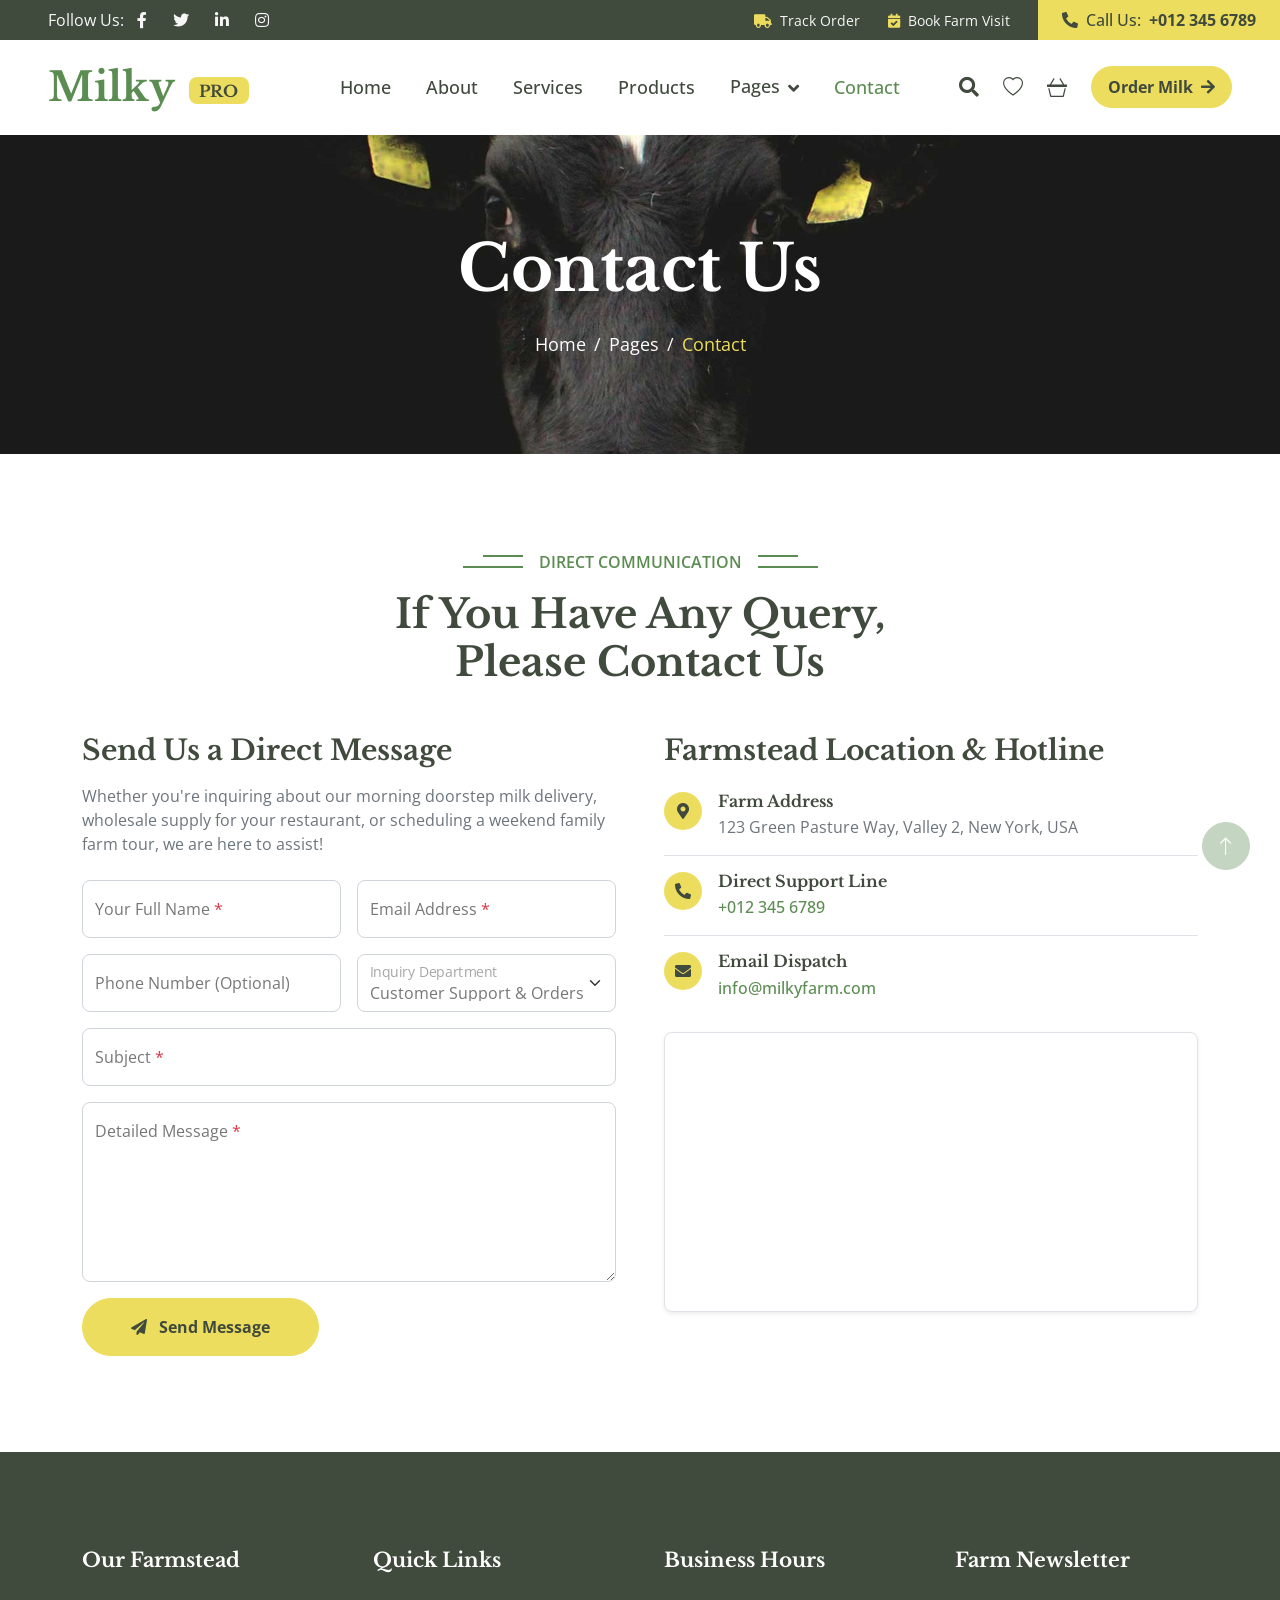
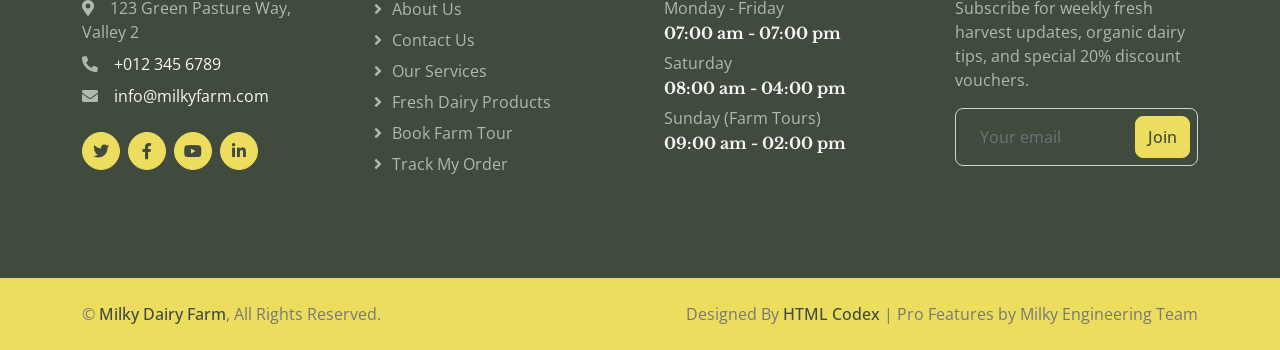
<file: contact.html>
<!DOCTYPE html>
<html lang="en">

<head>
    <meta charset="utf-8">
    <title>Contact Us - Milky Dairy Farm</title>
    <meta content="width=device-width, initial-scale=1.0" name="viewport">
    <meta content="Dairy farm contact, fresh milk delivery inquiry, farm tour booking" name="keywords">
    <meta content="Get in touch with our dairy farmstead for customer service, wholesale deliveries, and farm tours." name="description">

    <!-- Favicon -->
    <link href="img/favicon.ico" rel="icon">

    <!-- Google Web Fonts -->
    <link rel="preconnect" href="https://fonts.googleapis.com">
    <link rel="preconnect" href="https://fonts.gstatic.com" crossorigin>
    <link href="https://fonts.googleapis.com/css2?family=Libre+Baskerville:wght@700&family=Open+Sans:wght@400;500;600&display=swap" rel="stylesheet">   

    <!-- Icon Font Stylesheet -->
    <link href="https://cdnjs.cloudflare.com/ajax/libs/font-awesome/5.10.0/css/all.min.css" rel="stylesheet">
    <link href="https://cdn.jsdelivr.net/npm/bootstrap-icons@1.4.1/font/bootstrap-icons.css" rel="stylesheet">

    <!-- Libraries Stylesheet -->
    <link href="lib/animate/animate.min.css" rel="stylesheet">
    <link href="lib/owlcarousel/assets/owl.carousel.min.css" rel="stylesheet">
    <link href="lib/lightbox/css/lightbox.min.css" rel="stylesheet">

    <!-- Customized Bootstrap Stylesheet -->
    <link href="css/bootstrap.min.css" rel="stylesheet">

    <!-- Template Stylesheet -->
    <link href="css/style.css" rel="stylesheet">
    <!-- Pro Features Stylesheet -->
    <link href="css/pro-features.css" rel="stylesheet">
</head>

<body>
    <!-- Spinner Start -->
    <div id="spinner" class="show bg-white position-fixed translate-middle w-100 vh-100 top-50 start-50 d-flex align-items-center justify-content-center">
        <div class="spinner-border text-primary" role="status" style="width: 3rem; height: 3rem;"></div>
    </div>
    <!-- Spinner End -->


    <!-- Topbar Start -->
    <div class="container-fluid bg-dark px-0">
        <div class="row g-0 d-none d-lg-flex">
            <div class="col-lg-6 ps-5 text-start">
                <div class="h-100 d-inline-flex align-items-center text-light">
                    <span>Follow Us:</span>
                    <a class="btn btn-link text-light" href="https://facebook.com" target="_blank" rel="noopener"><i class="fab fa-facebook-f"></i></a>
                    <a class="btn btn-link text-light" href="https://twitter.com" target="_blank" rel="noopener"><i class="fab fa-twitter"></i></a>
                    <a class="btn btn-link text-light" href="https://linkedin.com" target="_blank" rel="noopener"><i class="fab fa-linkedin-in"></i></a>
                    <a class="btn btn-link text-light" href="https://instagram.com" target="_blank" rel="noopener"><i class="fab fa-instagram"></i></a>
                </div>
            </div>
            <div class="col-lg-6 text-end">
                <a href="order-tracking.html" class="text-light me-4 text-decoration-none small"><i class="fa fa-truck me-1 text-secondary"></i> Track Order</a>
                <a href="book-tour.html" class="text-light me-4 text-decoration-none small"><i class="fa fa-calendar-check me-1 text-secondary"></i> Book Farm Visit</a>
                <div class="h-100 bg-secondary d-inline-flex align-items-center text-dark py-2 px-4">
                    <span class="me-2 fw-semi-bold"><i class="fa fa-phone-alt me-2"></i>Call Us:</span>
                    <a href="tel:+0123456789" class="text-dark text-decoration-none fw-bold">+012 345 6789</a>
                </div>
            </div>
        </div>
    </div>
    <!-- Topbar End -->


    <!-- Navbar Start -->
    <nav class="navbar navbar-expand-lg bg-white navbar-light sticky-top px-4 px-lg-5">
        <a href="index.html" class="navbar-brand d-flex align-items-center">
            <h1 class="m-0 text-primary">Milky <span class="badge bg-secondary text-dark fs-6 align-middle ms-1">PRO</span></h1>
        </a>
        <button type="button" class="navbar-toggler me-0" data-bs-toggle="collapse" data-bs-target="#navbarCollapse">
            <span class="navbar-toggler-icon"></span>
        </button>
        <div class="collapse navbar-collapse" id="navbarCollapse">
            <div class="navbar-nav ms-auto p-4 p-lg-0 align-items-lg-center">
                <a href="index.html" class="nav-item nav-link">Home</a>
                <a href="about.html" class="nav-item nav-link">About</a>
                <a href="service.html" class="nav-item nav-link">Services</a>
                <a href="product.html" class="nav-item nav-link">Products</a>
                <div class="nav-item dropdown">
                    <a href="#" class="nav-link dropdown-toggle" data-bs-toggle="dropdown">Pages</a>
                    <div class="dropdown-menu bg-light m-0 shadow-sm border-0">
                        <a href="gallery.html" class="dropdown-item">Farm Gallery</a>
                        <a href="feature.html" class="dropdown-item">Quality Standards</a>
                        <a href="team.html" class="dropdown-item">Our Team</a>
                        <a href="testimonial.html" class="dropdown-item">Testimonials</a>
                        <a href="book-tour.html" class="dropdown-item text-primary fw-semi-bold">Book Farm Tour</a>
                        <a href="order-tracking.html" class="dropdown-item text-primary fw-semi-bold">Order Tracking</a>
                        <a href="404.html" class="dropdown-item">404 Page</a>
                    </div>
                </div>
                <a href="contact.html" class="nav-item nav-link active">Contact</a>
            </div>
            <!-- Pro Navigation Icons -->
            <div class="d-flex align-items-center ms-lg-3 gap-2">
                <button type="button" class="nav-action-btn" data-action="open-search" title="Search catalog">
                    <i class="fa fa-search"></i>
                </button>
                <button type="button" class="nav-action-btn" data-action="open-wishlist" title="Saved favorites">
                    <i class="bi bi-heart"></i>
                    <span class="badge-counter wishlist-count" style="display: none;">0</span>
                </button>
                <button type="button" class="nav-action-btn" data-action="open-cart" title="Shopping basket">
                    <i class="bi bi-basket3"></i>
                    <span class="badge-counter cart-count" style="display: none;">0</span>
                </button>
                <a href="product.html" class="btn btn-secondary rounded-pill py-2 px-3 ms-2 d-none d-xl-inline-block small fw-bold">
                    Order Milk <i class="fa fa-arrow-right ms-1"></i>
                </a>
            </div>
        </div>
    </nav>
    <!-- Navbar End -->


    <!-- Page Header Start -->
    <div class="container-fluid page-header py-5 mb-5 wow fadeIn" data-wow-delay="0.1s">
        <div class="container text-center py-5">
            <h1 class="display-3 text-white mb-4 animated slideInDown">Contact Us</h1>
            <nav aria-label="breadcrumb animated slideInDown">
                <ol class="breadcrumb justify-content-center mb-0">
                    <li class="breadcrumb-item"><a href="index.html" class="text-white">Home</a></li>
                    <li class="breadcrumb-item"><a href="about.html" class="text-white">Pages</a></li>
                    <li class="breadcrumb-item active text-secondary" aria-current="page">Contact</li>
                </ol>
            </nav>
        </div>
    </div>
    <!-- Page Header End -->


    <!-- Contact Start -->
    <div class="container-xxl py-5">
        <div class="container">
            <div class="text-center mx-auto wow fadeInUp" data-wow-delay="0.1s" style="max-width: 500px;">
                <p class="section-title bg-white text-center text-primary px-3">Direct Communication</p>
                <h1 class="mb-5">If You Have Any Query, Please Contact Us</h1>
            </div>
            <div class="row g-5">
                <div class="col-lg-6 wow fadeInUp" data-wow-delay="0.1s">
                    <h3 class="mb-3 text-dark">Send Us a Direct Message</h3>
                    <p class="mb-4 text-muted">Whether you're inquiring about our morning doorstep milk delivery, wholesale supply for your restaurant, or scheduling a weekend family farm tour, we are here to assist!</p>
                    
                    <div id="contactSuccessAlert" class="alert alert-success d-none mb-4 d-flex align-items-center gap-2" role="alert">
                        <i class="bi bi-check-circle-fill fs-4"></i>
                        <div>
                            <strong>Message Received!</strong> Thank you for contacting Milky Dairy Farm. Our dispatch team will follow up via email or phone within 24 hours.
                        </div>
                    </div>

                    <form id="proContactForm" onsubmit="event.preventDefault(); MilkyApp.handleContactSubmit(this);">
                        <div class="row g-3">
                            <div class="col-md-6">
                                <div class="form-floating">
                                    <input type="text" name="name" class="form-control" id="name" placeholder="Your Name" required>
                                    <label for="name">Your Full Name <span class="text-danger">*</span></label>
                                </div>
                            </div>
                            <div class="col-md-6">
                                <div class="form-floating">
                                    <input type="email" name="email" class="form-control" id="email" placeholder="Your Email" required>
                                    <label for="email">Email Address <span class="text-danger">*</span></label>
                                </div>
                            </div>
                            <div class="col-md-6">
                                <div class="form-floating">
                                    <input type="tel" name="phone" class="form-control" id="phone" placeholder="Your Phone">
                                    <label for="phone">Phone Number (Optional)</label>
                                </div>
                            </div>
                            <div class="col-md-6">
                                <div class="form-floating">
                                    <select name="department" class="form-select" id="department" required>
                                        <option value="Customer Support & Orders" selected>Customer Support & Orders</option>
                                        <option value="B2B Wholesale & Cafe Supply">B2B Wholesale & Cafe Supply</option>
                                        <option value="Farm Tour & Group Visits">Farm Tour & Group Visits</option>
                                        <option value="Livestock & Veterinary Care">Livestock & Veterinary Care</option>
                                    </select>
                                    <label for="department">Inquiry Department</label>
                                </div>
                            </div>
                            <div class="col-12">
                                <div class="form-floating">
                                    <input type="text" name="subject" class="form-control" id="subject" placeholder="Subject" required>
                                    <label for="subject">Subject <span class="text-danger">*</span></label>
                                </div>
                            </div>
                            <div class="col-12">
                                <div class="form-floating">
                                    <textarea name="message" class="form-control" placeholder="Leave a message here" id="message" style="height: 180px" required></textarea>
                                    <label for="message">Detailed Message <span class="text-danger">*</span></label>
                                </div>
                            </div>
                            <div class="col-12">
                                <button class="btn btn-secondary rounded-pill py-3 px-5 fw-bold text-dark" type="submit">
                                    <i class="fa fa-paper-plane me-2"></i> Send Message
                                </button>
                            </div>
                        </div>
                    </form>
                </div>

                <div class="col-lg-6 wow fadeInUp" data-wow-delay="0.5s">
                    <h3 class="mb-4 text-dark">Farmstead Location & Hotline</h3>
                    <div class="d-flex border-bottom pb-3 mb-3">
                        <div class="flex-shrink-0 btn-square bg-secondary rounded-circle">
                            <i class="fa fa-map-marker-alt text-dark"></i>
                        </div>
                        <div class="ms-3">
                            <h6 class="mb-1 text-dark">Farm Address</h6>
                            <span class="text-muted">123 Green Pasture Way, Valley 2, New York, USA</span>
                        </div>
                    </div>
                    <div class="d-flex border-bottom pb-3 mb-3">
                        <div class="flex-shrink-0 btn-square bg-secondary rounded-circle">
                            <i class="fa fa-phone-alt text-dark"></i>
                        </div>
                        <div class="ms-3">
                            <h6 class="mb-1 text-dark">Direct Support Line</h6>
                            <a href="tel:+0123456789" class="text-primary fw-semi-bold text-decoration-none">+012 345 6789</a>
                        </div>
                    </div>
                    <div class="d-flex border-bottom-0 pb-3 mb-3">
                        <div class="flex-shrink-0 btn-square bg-secondary rounded-circle">
                            <i class="fa fa-envelope text-dark"></i>
                        </div>
                        <div class="ms-3">
                            <h6 class="mb-1 text-dark">Email Dispatch</h6>
                            <a href="mailto:info@milkyfarm.com" class="text-primary fw-semi-bold text-decoration-none">info@milkyfarm.com</a>
                        </div>
                    </div>

                    <iframe class="w-100 rounded shadow-sm border"
                        src="https://www.google.com/maps/embed?pb=!1m18!1m12!1m3!1d3001156.4288297426!2d-78.01371936852176!3d42.72876761954724!2m3!1f0!2f0!3f0!3m2!1i1024!2i768!4f13.1!3m3!1m2!1s0x4ccc4bf0f123a5a9%3A0xddcfc6c1de189567!2sNew%20York%2C%20USA!5e0!3m2!1sen!2sus!4v1603794290143!5m2!1sen!2sus"
                        style="min-height: 280px; border:0;" allowfullscreen="" loading="lazy"></iframe>
                </div>
            </div>
        </div>
    </div>
    <!-- Contact End -->


    <!-- Footer Start -->
    <div class="container-fluid bg-dark footer mt-5 py-5 wow fadeIn" data-wow-delay="0.1s">
        <div class="container py-5">
            <div class="row g-5">
                <div class="col-lg-3 col-md-6">
                    <h5 class="text-white mb-4">Our Farmstead</h5>
                    <p class="mb-2"><i class="fa fa-map-marker-alt me-3"></i>123 Green Pasture Way, Valley 2</p>
                    <p class="mb-2"><i class="fa fa-phone-alt me-3"></i><a href="tel:+0123456789" class="text-light text-decoration-none">+012 345 6789</a></p>
                    <p class="mb-2"><i class="fa fa-envelope me-3"></i><a href="mailto:info@milkyfarm.com" class="text-light text-decoration-none">info@milkyfarm.com</a></p>
                    <div class="d-flex pt-3">
                        <a class="btn btn-square btn-secondary rounded-circle me-2" href="https://twitter.com" target="_blank" rel="noopener"><i class="fab fa-twitter"></i></a>
                        <a class="btn btn-square btn-secondary rounded-circle me-2" href="https://facebook.com" target="_blank" rel="noopener"><i class="fab fa-facebook-f"></i></a>
                        <a class="btn btn-square btn-secondary rounded-circle me-2" href="https://youtube.com" target="_blank" rel="noopener"><i class="fab fa-youtube"></i></a>
                        <a class="btn btn-square btn-secondary rounded-circle me-2" href="https://linkedin.com" target="_blank" rel="noopener"><i class="fab fa-linkedin-in"></i></a>
                    </div>
                </div>
                <div class="col-lg-3 col-md-6">
                    <h5 class="text-white mb-4">Quick Links</h5>
                    <a class="btn btn-link" href="about.html">About Us</a>
                    <a class="btn btn-link" href="contact.html">Contact Us</a>
                    <a class="btn btn-link" href="service.html">Our Services</a>
                    <a class="btn btn-link" href="product.html">Fresh Dairy Products</a>
                    <a class="btn btn-link" href="book-tour.html">Book Farm Tour</a>
                    <a class="btn btn-link" href="order-tracking.html">Track My Order</a>
                </div>
                <div class="col-lg-3 col-md-6">
                    <h5 class="text-white mb-4">Business Hours</h5>
                    <p class="mb-1">Monday - Friday</p>
                    <h6 class="text-light">07:00 am - 07:00 pm</h6>
                    <p class="mb-1">Saturday</p>
                    <h6 class="text-light">08:00 am - 04:00 pm</h6>
                    <p class="mb-1">Sunday (Farm Tours)</p>
                    <h6 class="text-light">09:00 am - 02:00 pm</h6>
                </div>
                <div class="col-lg-3 col-md-6">
                    <h5 class="text-white mb-4">Farm Newsletter</h5>
                    <p>Subscribe for weekly fresh harvest updates, organic dairy tips, and special 20% discount vouchers.</p>
                    <form class="newsletter-form position-relative w-100">
                        <input class="form-control bg-transparent w-100 py-3 ps-4 pe-5 text-white" type="email" placeholder="Your email" required>
                        <button type="submit" class="btn btn-secondary py-2 position-absolute top-0 end-0 mt-2 me-2">Join</button>
                    </form>
                </div>
            </div>
        </div>
    </div>
    <!-- Footer End -->


    <!-- Copyright Start -->
    <div class="container-fluid bg-secondary text-body copyright py-4">
        <div class="container">
            <div class="row">
                <div class="col-md-6 text-center text-md-start mb-3 mb-md-0">
                    &copy; <a class="fw-semi-bold text-dark" href="index.html">Milky Dairy Farm</a>, All Rights Reserved.
                </div>
                <div class="col-md-6 text-center text-md-end">
                    Designed By <a class="fw-semi-bold text-dark" href="https://htmlcodex.com" target="_blank" rel="noopener">HTML Codex</a> | Pro Features by Milky Engineering Team
                </div>
            </div>
        </div>
    </div>
    <!-- Copyright End -->


    <!-- Back to Top -->
    <a href="#" class="btn btn-lg btn-primary btn-lg-square rounded-circle back-to-top"><i class="bi bi-arrow-up"></i></a>


    <!-- ==================== PRO OVERLAYS & MODALS ==================== -->

    <!-- Offcanvas Cart Drawer -->
    <div class="offcanvas offcanvas-end offcanvas-cart" tabindex="-1" id="offcanvasCart" aria-labelledby="offcanvasCartLabel">
        <div class="offcanvas-header">
            <h5 class="offcanvas-title text-dark fw-bold" id="offcanvasCartLabel">
                <i class="bi bi-basket3 text-primary me-2"></i> Your Basket (<span class="cart-count">0</span>)
            </h5>
            <button type="button" class="btn-close text-reset" data-bs-dismiss="offcanvas" aria-label="Close"></button>
        </div>
        <div class="offcanvas-body" id="offcanvasCartItems"></div>
        <div class="p-3 border-top bg-light" id="offcanvasCartFooter">
            <div class="d-flex justify-content-between mb-2">
                <span class="text-muted">Subtotal:</span>
                <span class="fw-bold" id="drawerSubtotal">$0.00</span>
            </div>
            <div class="d-flex justify-content-between mb-3">
                <span class="fw-bold text-dark">Estimated Total:</span>
                <span class="fs-5 fw-bold text-primary" id="drawerTotal">$0.00</span>
            </div>
            <div class="d-grid gap-2">
                <a href="cart.html" class="btn btn-outline-secondary rounded-pill py-2">View Full Basket</a>
                <a href="checkout.html" class="btn btn-primary rounded-pill py-2 fw-bold">Proceed To Checkout</a>
            </div>
        </div>
    </div>

    <!-- Offcanvas Wishlist Drawer -->
    <div class="offcanvas offcanvas-end offcanvas-cart" tabindex="-1" id="offcanvasWishlist" aria-labelledby="offcanvasWishlistLabel">
        <div class="offcanvas-header">
            <h5 class="offcanvas-title text-dark fw-bold" id="offcanvasWishlistLabel">
                <i class="bi bi-heart text-danger me-2"></i> Saved Favorites (<span class="wishlist-count">0</span>)
            </h5>
            <button type="button" class="btn-close text-reset" data-bs-dismiss="offcanvas" aria-label="Close"></button>
        </div>
        <div class="offcanvas-body" id="offcanvasWishlistItems"></div>
    </div>

    <!-- Live Search Modal -->
    <div class="search-modal-backdrop" id="proSearchModal">
        <div class="search-modal-box">
            <div class="search-input-wrapper">
                <i class="fa fa-search text-primary fs-5"></i>
                <input type="text" id="proSearchInput" placeholder="Search milk, cheese, butter, tours, services...">
                <button type="button" class="btn btn-sm btn-light rounded-circle" id="closeSearchModalBtn"><i class="bi bi-x fs-5"></i></button>
            </div>
            <div class="search-results-list" id="proSearchResults"></div>
        </div>
    </div>

    <!-- Toast Notification Container -->
    <div id="proToastContainer"></div>


    <!-- JavaScript Libraries -->
    <script src="https://code.jquery.com/jquery-3.4.1.min.js"></script>
    <script src="https://cdn.jsdelivr.net/npm/bootstrap@5.0.0/dist/js/bootstrap.bundle.min.js"></script>
    <script src="lib/wow/wow.min.js"></script>
    <script src="lib/easing/easing.min.js"></script>
    <script src="lib/waypoints/waypoints.min.js"></script>
    <script src="lib/owlcarousel/owl.carousel.min.js"></script>
    <script src="lib/counterup/counterup.min.js"></script>
    <script src="lib/parallax/parallax.min.js"></script>
    <script src="lib/lightbox/js/lightbox.min.js"></script>

    <!-- Template Javascript -->
    <script src="js/main.js"></script>
    <!-- Pro Features Logic -->
    <script src="js/pro-data.js"></script>
    <script src="js/pro-app.js"></script>
</body>

</html>
</file>
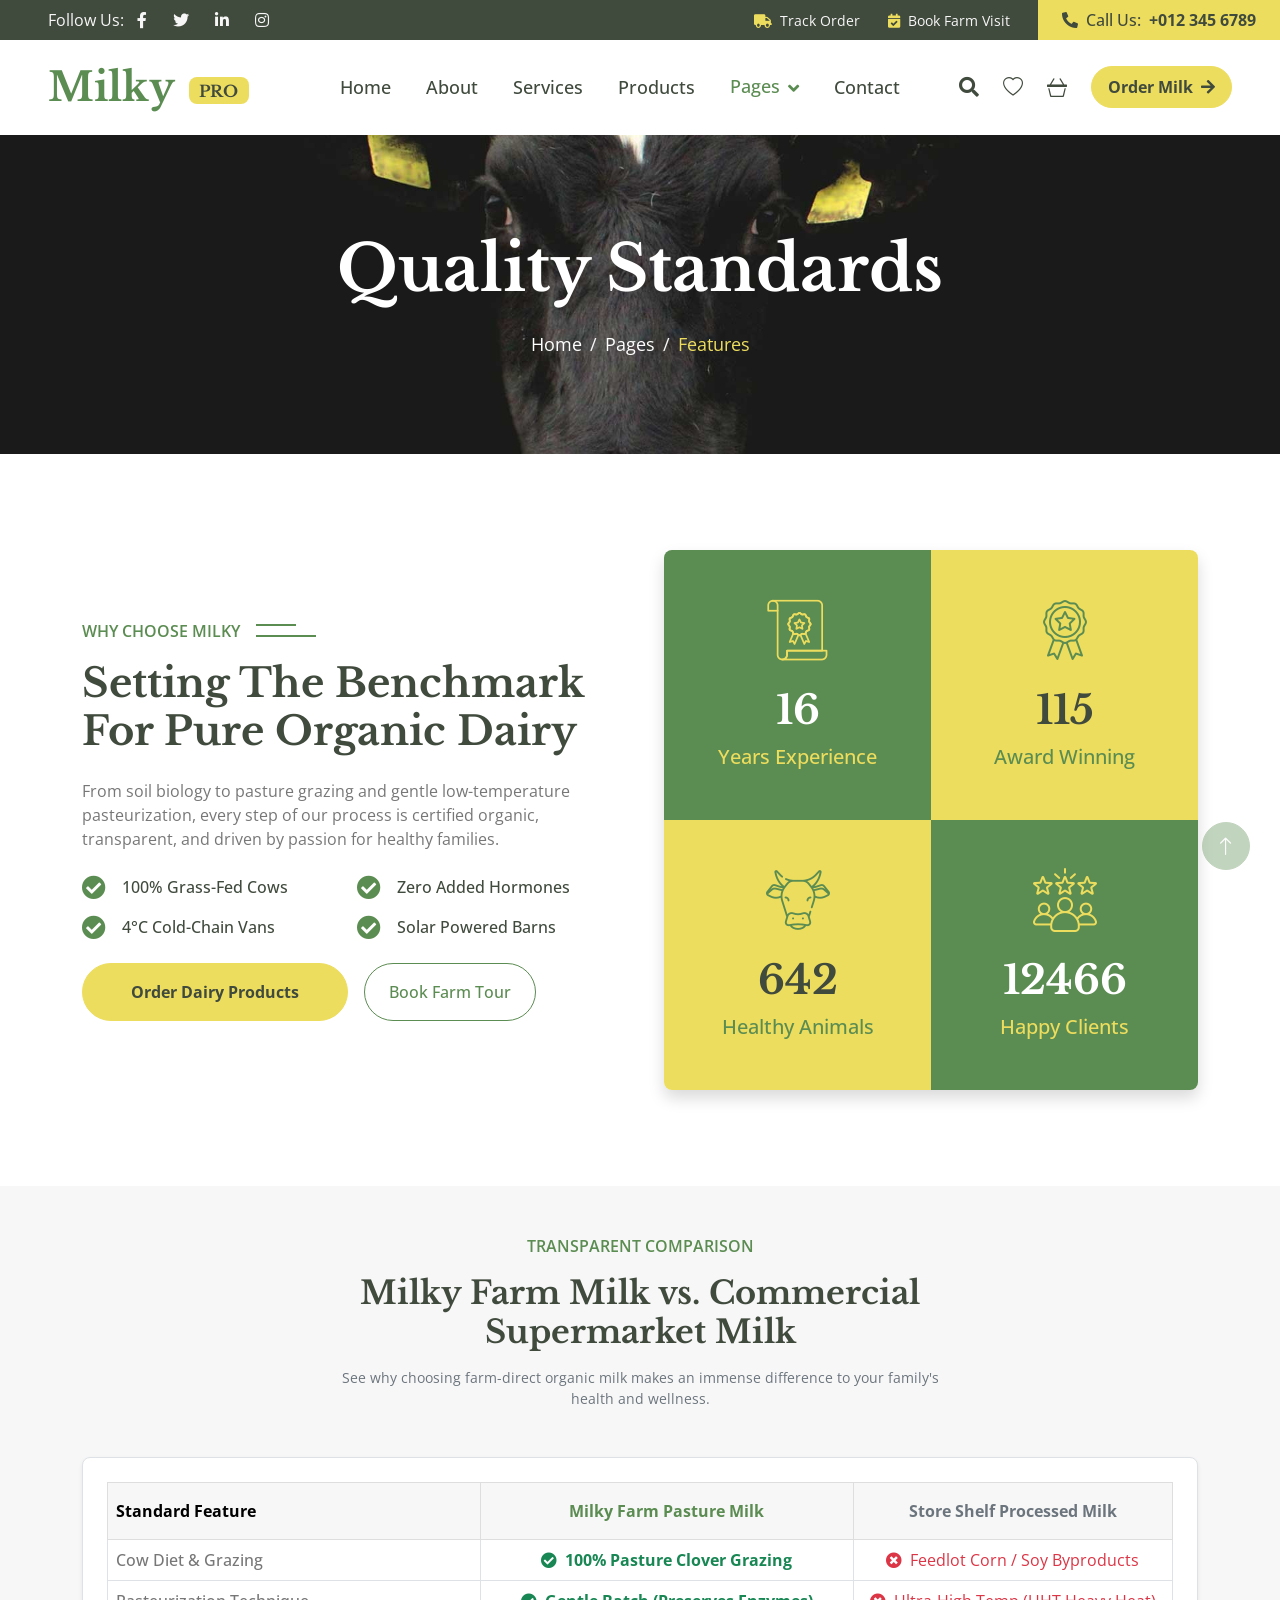
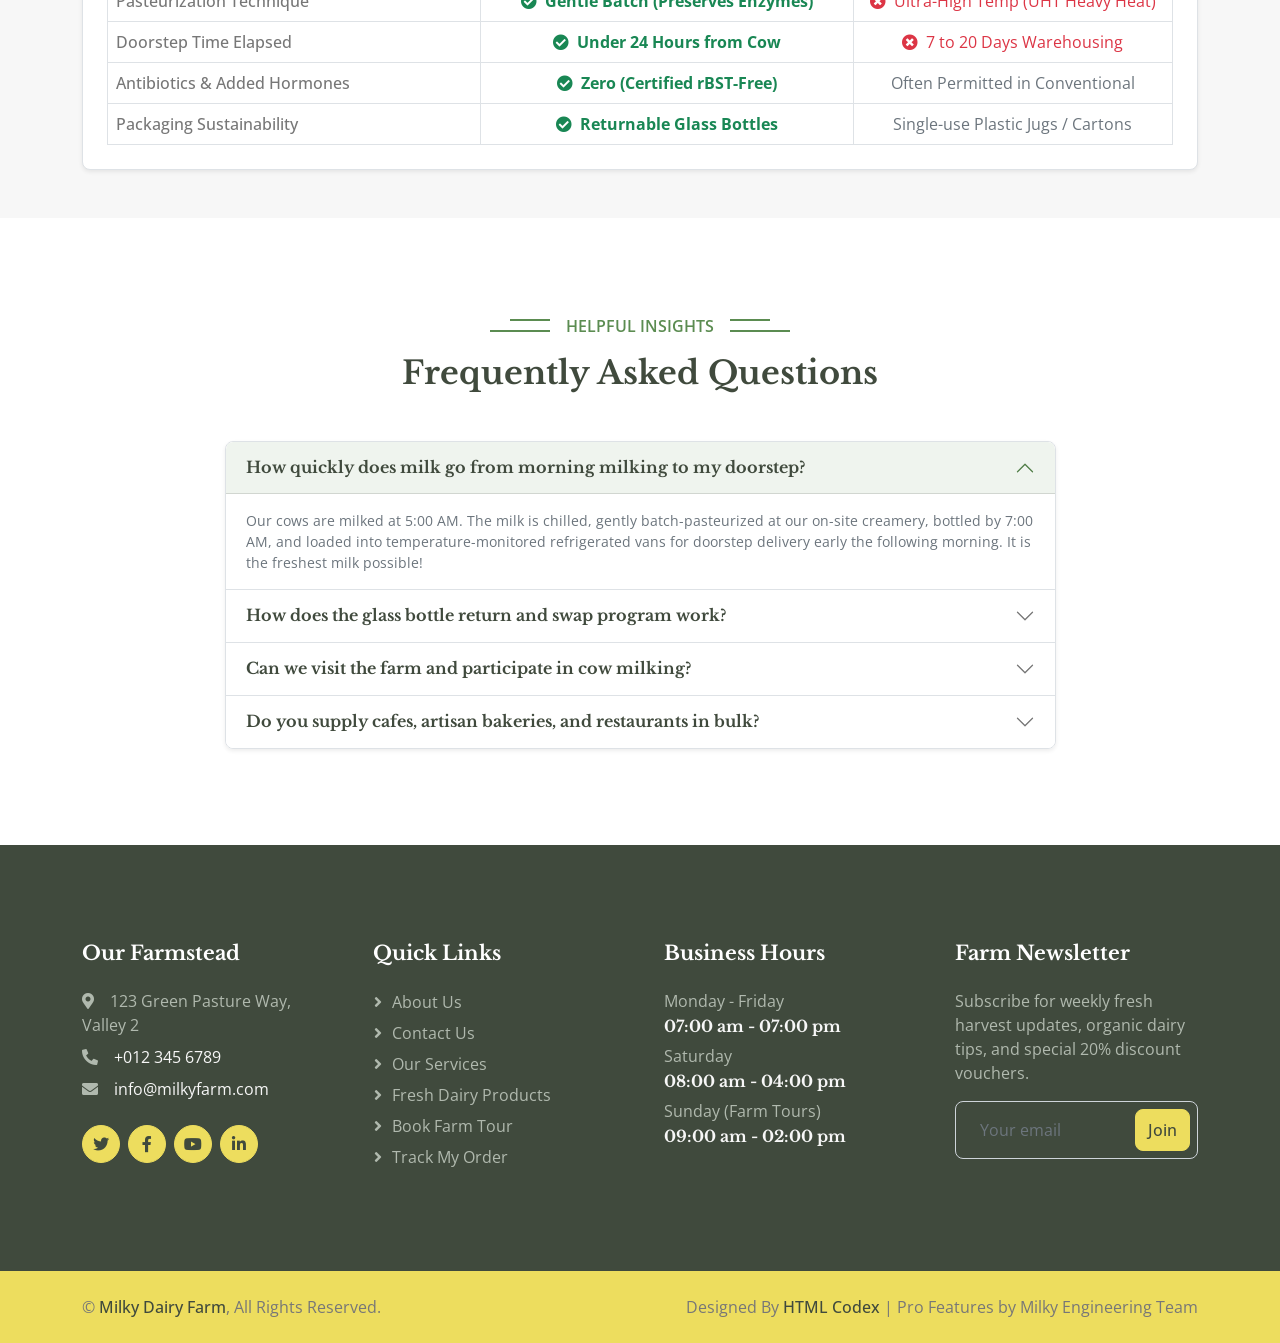
<file: feature.html>
<!DOCTYPE html>
<html lang="en">

<head>
    <meta charset="utf-8">
    <title>Quality Standards & Features - Milky Dairy Farm</title>
    <meta content="width=device-width, initial-scale=1.0" name="viewport">
    <meta content="Organic dairy standards, animal welfare, grass-fed cows, milk quality certifications" name="keywords">
    <meta content="Discover why families choose Milky: 100% pasture-fed cows, zero synthetic hormones, and 4°C cold-chain certification." name="description">

    <!-- Favicon -->
    <link href="img/favicon.ico" rel="icon">

    <!-- Google Web Fonts -->
    <link rel="preconnect" href="https://fonts.googleapis.com">
    <link rel="preconnect" href="https://fonts.gstatic.com" crossorigin>
    <link href="https://fonts.googleapis.com/css2?family=Libre+Baskerville:wght@700&family=Open+Sans:wght@400;500;600&display=swap" rel="stylesheet">   

    <!-- Icon Font Stylesheet -->
    <link href="https://cdnjs.cloudflare.com/ajax/libs/font-awesome/5.10.0/css/all.min.css" rel="stylesheet">
    <link href="https://cdn.jsdelivr.net/npm/bootstrap-icons@1.4.1/font/bootstrap-icons.css" rel="stylesheet">

    <!-- Libraries Stylesheet -->
    <link href="lib/animate/animate.min.css" rel="stylesheet">
    <link href="lib/owlcarousel/assets/owl.carousel.min.css" rel="stylesheet">
    <link href="lib/lightbox/css/lightbox.min.css" rel="stylesheet">

    <!-- Customized Bootstrap Stylesheet -->
    <link href="css/bootstrap.min.css" rel="stylesheet">

    <!-- Template Stylesheet -->
    <link href="css/style.css" rel="stylesheet">
    <!-- Pro Features Stylesheet -->
    <link href="css/pro-features.css" rel="stylesheet">
</head>

<body>
    <!-- Spinner Start -->
    <div id="spinner" class="show bg-white position-fixed translate-middle w-100 vh-100 top-50 start-50 d-flex align-items-center justify-content-center">
        <div class="spinner-border text-primary" role="status" style="width: 3rem; height: 3rem;"></div>
    </div>
    <!-- Spinner End -->


    <!-- Topbar Start -->
    <div class="container-fluid bg-dark px-0">
        <div class="row g-0 d-none d-lg-flex">
            <div class="col-lg-6 ps-5 text-start">
                <div class="h-100 d-inline-flex align-items-center text-light">
                    <span>Follow Us:</span>
                    <a class="btn btn-link text-light" href="https://facebook.com" target="_blank" rel="noopener"><i class="fab fa-facebook-f"></i></a>
                    <a class="btn btn-link text-light" href="https://twitter.com" target="_blank" rel="noopener"><i class="fab fa-twitter"></i></a>
                    <a class="btn btn-link text-light" href="https://linkedin.com" target="_blank" rel="noopener"><i class="fab fa-linkedin-in"></i></a>
                    <a class="btn btn-link text-light" href="https://instagram.com" target="_blank" rel="noopener"><i class="fab fa-instagram"></i></a>
                </div>
            </div>
            <div class="col-lg-6 text-end">
                <a href="order-tracking.html" class="text-light me-4 text-decoration-none small"><i class="fa fa-truck me-1 text-secondary"></i> Track Order</a>
                <a href="book-tour.html" class="text-light me-4 text-decoration-none small"><i class="fa fa-calendar-check me-1 text-secondary"></i> Book Farm Visit</a>
                <div class="h-100 bg-secondary d-inline-flex align-items-center text-dark py-2 px-4">
                    <span class="me-2 fw-semi-bold"><i class="fa fa-phone-alt me-2"></i>Call Us:</span>
                    <a href="tel:+0123456789" class="text-dark text-decoration-none fw-bold">+012 345 6789</a>
                </div>
            </div>
        </div>
    </div>
    <!-- Topbar End -->


    <!-- Navbar Start -->
    <nav class="navbar navbar-expand-lg bg-white navbar-light sticky-top px-4 px-lg-5">
        <a href="index.html" class="navbar-brand d-flex align-items-center">
            <h1 class="m-0 text-primary">Milky <span class="badge bg-secondary text-dark fs-6 align-middle ms-1">PRO</span></h1>
        </a>
        <button type="button" class="navbar-toggler me-0" data-bs-toggle="collapse" data-bs-target="#navbarCollapse">
            <span class="navbar-toggler-icon"></span>
        </button>
        <div class="collapse navbar-collapse" id="navbarCollapse">
            <div class="navbar-nav ms-auto p-4 p-lg-0 align-items-lg-center">
                <a href="index.html" class="nav-item nav-link">Home</a>
                <a href="about.html" class="nav-item nav-link">About</a>
                <a href="service.html" class="nav-item nav-link">Services</a>
                <a href="product.html" class="nav-item nav-link">Products</a>
                <div class="nav-item dropdown">
                    <a href="#" class="nav-link dropdown-toggle active" data-bs-toggle="dropdown">Pages</a>
                    <div class="dropdown-menu bg-light m-0 shadow-sm border-0">
                        <a href="gallery.html" class="dropdown-item">Farm Gallery</a>
                        <a href="feature.html" class="dropdown-item active">Quality Standards</a>
                        <a href="team.html" class="dropdown-item">Our Team</a>
                        <a href="testimonial.html" class="dropdown-item">Testimonials</a>
                        <a href="book-tour.html" class="dropdown-item text-primary fw-semi-bold">Book Farm Tour</a>
                        <a href="order-tracking.html" class="dropdown-item text-primary fw-semi-bold">Order Tracking</a>
                        <a href="404.html" class="dropdown-item">404 Page</a>
                    </div>
                </div>
                <a href="contact.html" class="nav-item nav-link">Contact</a>
            </div>
            <!-- Pro Navigation Icons -->
            <div class="d-flex align-items-center ms-lg-3 gap-2">
                <button type="button" class="nav-action-btn" data-action="open-search" title="Search catalog">
                    <i class="fa fa-search"></i>
                </button>
                <button type="button" class="nav-action-btn" data-action="open-wishlist" title="Saved favorites">
                    <i class="bi bi-heart"></i>
                    <span class="badge-counter wishlist-count" style="display: none;">0</span>
                </button>
                <button type="button" class="nav-action-btn" data-action="open-cart" title="Shopping basket">
                    <i class="bi bi-basket3"></i>
                    <span class="badge-counter cart-count" style="display: none;">0</span>
                </button>
                <a href="product.html" class="btn btn-secondary rounded-pill py-2 px-3 ms-2 d-none d-xl-inline-block small fw-bold">
                    Order Milk <i class="fa fa-arrow-right ms-1"></i>
                </a>
            </div>
        </div>
    </nav>
    <!-- Navbar End -->


    <!-- Page Header Start -->
    <div class="container-fluid page-header py-5 mb-5 wow fadeIn" data-wow-delay="0.1s">
        <div class="container text-center py-5">
            <h1 class="display-3 text-white mb-4 animated slideInDown">Quality Standards</h1>
            <nav aria-label="breadcrumb animated slideInDown">
                <ol class="breadcrumb justify-content-center mb-0">
                    <li class="breadcrumb-item"><a href="index.html" class="text-white">Home</a></li>
                    <li class="breadcrumb-item"><a href="about.html" class="text-white">Pages</a></li>
                    <li class="breadcrumb-item active text-secondary" aria-current="page">Features</li>
                </ol>
            </nav>
        </div>
    </div>
    <!-- Page Header End -->


    <!-- Features Main Section Start -->
    <div class="container-xxl py-5">
        <div class="container">
            <div class="row g-5 align-items-center">
                <div class="col-lg-6 wow fadeInUp" data-wow-delay="0.1s">
                    <p class="section-title bg-white text-start text-primary pe-3">Why Choose Milky</p>
                    <h1 class="mb-4">Setting The Benchmark For Pure Organic Dairy</h1>
                    <p class="mb-4">From soil biology to pasture grazing and gentle low-temperature pasteurization, every step of our process is certified organic, transparent, and driven by passion for healthy families.</p>
                    <div class="row g-3">
                        <div class="col-sm-6">
                            <div class="d-flex align-items-center">
                                <i class="fa fa-check-circle text-primary fs-4 me-3"></i>
                                <span class="fw-semi-bold text-dark">100% Grass-Fed Cows</span>
                            </div>
                        </div>
                        <div class="col-sm-6">
                            <div class="d-flex align-items-center">
                                <i class="fa fa-check-circle text-primary fs-4 me-3"></i>
                                <span class="fw-semi-bold text-dark">Zero Added Hormones</span>
                            </div>
                        </div>
                        <div class="col-sm-6">
                            <div class="d-flex align-items-center">
                                <i class="fa fa-check-circle text-primary fs-4 me-3"></i>
                                <span class="fw-semi-bold text-dark">4°C Cold-Chain Vans</span>
                            </div>
                        </div>
                        <div class="col-sm-6">
                            <div class="d-flex align-items-center">
                                <i class="fa fa-check-circle text-primary fs-4 me-3"></i>
                                <span class="fw-semi-bold text-dark">Solar Powered Barns</span>
                            </div>
                        </div>
                    </div>
                    <div class="d-flex gap-3 mt-4">
                        <a class="btn btn-secondary rounded-pill py-3 px-5 fw-bold" href="product.html">Order Dairy Products</a>
                        <a class="btn btn-outline-primary rounded-pill py-3 px-4" href="book-tour.html">Book Farm Tour</a>
                    </div>
                </div>

                <div class="col-lg-6">
                    <div class="rounded overflow-hidden shadow">
                        <div class="row g-0">
                            <div class="col-sm-6 wow fadeIn" data-wow-delay="0.1s">
                                <div class="text-center bg-primary py-5 px-4">
                                    <img class="img-fluid mb-4" src="img/experience.png" alt="Experience">
                                    <h1 class="display-6 text-white" data-toggle="counter-up">25</h1>
                                    <span class="fs-5 fw-semi-bold text-secondary">Years Experience</span>
                                </div>
                            </div>
                            <div class="col-sm-6 wow fadeIn" data-wow-delay="0.3s">
                                <div class="text-center bg-secondary py-5 px-4">
                                    <img class="img-fluid mb-4" src="img/award.png" alt="Award">
                                    <h1 class="display-6" data-toggle="counter-up">183</h1>
                                    <span class="fs-5 fw-semi-bold text-primary">Award Winning</span>
                                </div>
                            </div>
                            <div class="col-sm-6 wow fadeIn" data-wow-delay="0.5s">
                                <div class="text-center bg-secondary py-5 px-4">
                                    <img class="img-fluid mb-4" src="img/animal.png" alt="Animal">
                                    <h1 class="display-6" data-toggle="counter-up">2619</h1>
                                    <span class="fs-5 fw-semi-bold text-primary">Healthy Animals</span>
                                </div>
                            </div>
                            <div class="col-sm-6 wow fadeIn" data-wow-delay="0.7s">
                                <div class="text-center bg-primary py-5 px-4">
                                    <img class="img-fluid mb-4" src="img/client.png" alt="Client">
                                    <h1 class="display-6 text-white" data-toggle="counter-up">51940</h1>
                                    <span class="fs-5 fw-semi-bold text-secondary">Happy Clients</span>
                                </div>
                            </div>
                        </div>
                    </div>
                </div>
            </div>
        </div>
    </div>
    <!-- Features Main Section End -->


    <!-- Quality Comparison Section Start -->
    <div class="container-xxl py-5 bg-light my-5">
        <div class="container">
            <div class="text-center mx-auto mb-5 wow fadeInUp" data-wow-delay="0.1s" style="max-width: 600px;">
                <p class="section-title bg-light text-center text-primary px-3">Transparent Comparison</p>
                <h2 class="mb-3">Milky Farm Milk vs. Commercial Supermarket Milk</h2>
                <p class="text-muted small">See why choosing farm-direct organic milk makes an immense difference to your family's health and wellness.</p>
            </div>

            <div class="table-responsive bg-white rounded shadow-sm border p-4">
                <table class="table table-bordered align-middle text-center mb-0">
                    <thead class="table-light">
                        <tr>
                            <th class="text-start py-3" style="width: 35%;">Standard Feature</th>
                            <th class="text-primary fw-bold py-3" style="width: 35%;">Milky Farm Pasture Milk</th>
                            <th class="text-muted py-3" style="width: 30%;">Store Shelf Processed Milk</th>
                        </tr>
                    </thead>
                    <tbody>
                        <tr>
                            <td class="text-start fw-semi-bold">Cow Diet & Grazing</td>
                            <td class="text-success fw-bold"><i class="fa fa-check-circle me-1"></i> 100% Pasture Clover Grazing</td>
                            <td class="text-danger"><i class="fa fa-times-circle me-1"></i> Feedlot Corn / Soy Byproducts</td>
                        </tr>
                        <tr>
                            <td class="text-start fw-semi-bold">Pasteurization Technique</td>
                            <td class="text-success fw-bold"><i class="fa fa-check-circle me-1"></i> Gentle Batch (Preserves Enzymes)</td>
                            <td class="text-danger"><i class="fa fa-times-circle me-1"></i> Ultra-High Temp (UHT Heavy Heat)</td>
                        </tr>
                        <tr>
                            <td class="text-start fw-semi-bold">Doorstep Time Elapsed</td>
                            <td class="text-success fw-bold"><i class="fa fa-check-circle me-1"></i> Under 24 Hours from Cow</td>
                            <td class="text-danger"><i class="fa fa-times-circle me-1"></i> 7 to 20 Days Warehousing</td>
                        </tr>
                        <tr>
                            <td class="text-start fw-semi-bold">Antibiotics & Added Hormones</td>
                            <td class="text-success fw-bold"><i class="fa fa-check-circle me-1"></i> Zero (Certified rBST-Free)</td>
                            <td class="text-muted">Often Permitted in Conventional</td>
                        </tr>
                        <tr>
                            <td class="text-start fw-semi-bold">Packaging Sustainability</td>
                            <td class="text-success fw-bold"><i class="fa fa-check-circle me-1"></i> Returnable Glass Bottles</td>
                            <td class="text-muted">Single-use Plastic Jugs / Cartons</td>
                        </tr>
                    </tbody>
                </table>
            </div>
        </div>
    </div>
    <!-- Quality Comparison Section End -->


    <!-- FAQ Accordion Section Start -->
    <div class="container-xxl py-5">
        <div class="container">
            <div class="text-center mx-auto mb-5 wow fadeInUp" data-wow-delay="0.1s" style="max-width: 500px;">
                <p class="section-title bg-white text-center text-primary px-3">Helpful Insights</p>
                <h2 class="mb-4">Frequently Asked Questions</h2>
            </div>

            <div class="row justify-content-center">
                <div class="col-lg-9">
                    <div class="accordion shadow-sm border rounded overflow-hidden" id="dairyFaqAccordion">
                        <div class="accordion-item border-0 border-bottom">
                            <h2 class="accordion-header" id="headingOne">
                                <button class="accordion-button fw-bold text-dark" type="button" data-bs-toggle="collapse" data-bs-target="#collapseOne">
                                    How quickly does milk go from morning milking to my doorstep?
                                </button>
                            </h2>
                            <div id="collapseOne" class="accordion-collapse collapse show" data-bs-parent="#dairyFaqAccordion">
                                <div class="accordion-body text-muted small">
                                    Our cows are milked at 5:00 AM. The milk is chilled, gently batch-pasteurized at our on-site creamery, bottled by 7:00 AM, and loaded into temperature-monitored refrigerated vans for doorstep delivery early the following morning. It is the freshest milk possible!
                                </div>
                            </div>
                        </div>

                        <div class="accordion-item border-0 border-bottom">
                            <h2 class="accordion-header" id="headingTwo">
                                <button class="accordion-button collapsed fw-bold text-dark" type="button" data-bs-toggle="collapse" data-bs-target="#collapseTwo">
                                    How does the glass bottle return and swap program work?
                                </button>
                            </h2>
                            <div id="collapseTwo" class="accordion-collapse collapse" data-bs-parent="#dairyFaqAccordion">
                                <div class="accordion-body text-muted small">
                                    Simply rinse your empty glass bottles and place them in your porch cooler box before your next scheduled delivery. Our driver swaps them with full, ice-cold bottles and brings the empties back to the farm for multi-stage sanitary sterilization.
                                </div>
                            </div>
                        </div>

                        <div class="accordion-item border-0 border-bottom">
                            <h2 class="accordion-header" id="headingThree">
                                <button class="accordion-button collapsed fw-bold text-dark" type="button" data-bs-toggle="collapse" data-bs-target="#collapseThree">
                                    Can we visit the farm and participate in cow milking?
                                </button>
                            </h2>
                            <div id="collapseThree" class="accordion-collapse collapse" data-bs-parent="#dairyFaqAccordion">
                                <div class="accordion-body text-muted small">
                                    Yes! We host guided family and school tours Wednesday through Sunday. You can tour our pastures, bottle-feed baby calves, see our robotic milking parlor, and enjoy an artisanal cheese tasting platter. Bookings can be made online via our Book Tour page.
                                </div>
                            </div>
                        </div>

                        <div class="accordion-item border-0">
                            <h2 class="accordion-header" id="headingFour">
                                <button class="accordion-button collapsed fw-bold text-dark" type="button" data-bs-toggle="collapse" data-bs-target="#collapseFour">
                                    Do you supply cafes, artisan bakeries, and restaurants in bulk?
                                </button>
                            </h2>
                            <div id="collapseFour" class="accordion-collapse collapse" data-bs-parent="#dairyFaqAccordion">
                                <div class="accordion-body text-muted small">
                                    Absolutely. We provide daily refrigerated deliveries of barista-standard whole and skim milk, sweet butter bricks (82% butterfat), and specialty cheese wheels. Contact our wholesale team through our contact page for sample tastings and pricing tiers.
                                </div>
                            </div>
                        </div>
                    </div>
                </div>
            </div>
        </div>
    </div>
    <!-- FAQ Accordion Section End -->


    <!-- Footer Start -->
    <div class="container-fluid bg-dark footer mt-5 py-5 wow fadeIn" data-wow-delay="0.1s">
        <div class="container py-5">
            <div class="row g-5">
                <div class="col-lg-3 col-md-6">
                    <h5 class="text-white mb-4">Our Farmstead</h5>
                    <p class="mb-2"><i class="fa fa-map-marker-alt me-3"></i>123 Green Pasture Way, Valley 2</p>
                    <p class="mb-2"><i class="fa fa-phone-alt me-3"></i><a href="tel:+0123456789" class="text-light text-decoration-none">+012 345 6789</a></p>
                    <p class="mb-2"><i class="fa fa-envelope me-3"></i><a href="mailto:info@milkyfarm.com" class="text-light text-decoration-none">info@milkyfarm.com</a></p>
                    <div class="d-flex pt-3">
                        <a class="btn btn-square btn-secondary rounded-circle me-2" href="https://twitter.com" target="_blank" rel="noopener"><i class="fab fa-twitter"></i></a>
                        <a class="btn btn-square btn-secondary rounded-circle me-2" href="https://facebook.com" target="_blank" rel="noopener"><i class="fab fa-facebook-f"></i></a>
                        <a class="btn btn-square btn-secondary rounded-circle me-2" href="https://youtube.com" target="_blank" rel="noopener"><i class="fab fa-youtube"></i></a>
                        <a class="btn btn-square btn-secondary rounded-circle me-2" href="https://linkedin.com" target="_blank" rel="noopener"><i class="fab fa-linkedin-in"></i></a>
                    </div>
                </div>
                <div class="col-lg-3 col-md-6">
                    <h5 class="text-white mb-4">Quick Links</h5>
                    <a class="btn btn-link" href="about.html">About Us</a>
                    <a class="btn btn-link" href="contact.html">Contact Us</a>
                    <a class="btn btn-link" href="service.html">Our Services</a>
                    <a class="btn btn-link" href="product.html">Fresh Dairy Products</a>
                    <a class="btn btn-link" href="book-tour.html">Book Farm Tour</a>
                    <a class="btn btn-link" href="order-tracking.html">Track My Order</a>
                </div>
                <div class="col-lg-3 col-md-6">
                    <h5 class="text-white mb-4">Business Hours</h5>
                    <p class="mb-1">Monday - Friday</p>
                    <h6 class="text-light">07:00 am - 07:00 pm</h6>
                    <p class="mb-1">Saturday</p>
                    <h6 class="text-light">08:00 am - 04:00 pm</h6>
                    <p class="mb-1">Sunday (Farm Tours)</p>
                    <h6 class="text-light">09:00 am - 02:00 pm</h6>
                </div>
                <div class="col-lg-3 col-md-6">
                    <h5 class="text-white mb-4">Farm Newsletter</h5>
                    <p>Subscribe for weekly fresh harvest updates, organic dairy tips, and special 20% discount vouchers.</p>
                    <form class="newsletter-form position-relative w-100">
                        <input class="form-control bg-transparent w-100 py-3 ps-4 pe-5 text-white" type="email" placeholder="Your email" required>
                        <button type="submit" class="btn btn-secondary py-2 position-absolute top-0 end-0 mt-2 me-2">Join</button>
                    </form>
                </div>
            </div>
        </div>
    </div>
    <!-- Footer End -->


    <!-- Copyright Start -->
    <div class="container-fluid bg-secondary text-body copyright py-4">
        <div class="container">
            <div class="row">
                <div class="col-md-6 text-center text-md-start mb-3 mb-md-0">
                    &copy; <a class="fw-semi-bold text-dark" href="index.html">Milky Dairy Farm</a>, All Rights Reserved.
                </div>
                <div class="col-md-6 text-center text-md-end">
                    Designed By <a class="fw-semi-bold text-dark" href="https://htmlcodex.com" target="_blank" rel="noopener">HTML Codex</a> | Pro Features by Milky Engineering Team
                </div>
            </div>
        </div>
    </div>
    <!-- Copyright End -->


    <!-- Back to Top -->
    <a href="#" class="btn btn-lg btn-primary btn-lg-square rounded-circle back-to-top"><i class="bi bi-arrow-up"></i></a>


    <!-- ==================== PRO OVERLAYS & MODALS ==================== -->

    <!-- Offcanvas Cart Drawer -->
    <div class="offcanvas offcanvas-end offcanvas-cart" tabindex="-1" id="offcanvasCart" aria-labelledby="offcanvasCartLabel">
        <div class="offcanvas-header">
            <h5 class="offcanvas-title text-dark fw-bold" id="offcanvasCartLabel">
                <i class="bi bi-basket3 text-primary me-2"></i> Your Basket (<span class="cart-count">0</span>)
            </h5>
            <button type="button" class="btn-close text-reset" data-bs-dismiss="offcanvas" aria-label="Close"></button>
        </div>
        <div class="offcanvas-body" id="offcanvasCartItems"></div>
        <div class="p-3 border-top bg-light" id="offcanvasCartFooter">
            <div class="d-flex justify-content-between mb-2">
                <span class="text-muted">Subtotal:</span>
                <span class="fw-bold" id="drawerSubtotal">$0.00</span>
            </div>
            <div class="d-flex justify-content-between mb-3">
                <span class="fw-bold text-dark">Estimated Total:</span>
                <span class="fs-5 fw-bold text-primary" id="drawerTotal">$0.00</span>
            </div>
            <div class="d-grid gap-2">
                <a href="cart.html" class="btn btn-outline-secondary rounded-pill py-2">View Full Basket</a>
                <a href="checkout.html" class="btn btn-primary rounded-pill py-2 fw-bold">Proceed To Checkout</a>
            </div>
        </div>
    </div>

    <!-- Offcanvas Wishlist Drawer -->
    <div class="offcanvas offcanvas-end offcanvas-cart" tabindex="-1" id="offcanvasWishlist" aria-labelledby="offcanvasWishlistLabel">
        <div class="offcanvas-header">
            <h5 class="offcanvas-title text-dark fw-bold" id="offcanvasWishlistLabel">
                <i class="bi bi-heart text-danger me-2"></i> Saved Favorites (<span class="wishlist-count">0</span>)
            </h5>
            <button type="button" class="btn-close text-reset" data-bs-dismiss="offcanvas" aria-label="Close"></button>
        </div>
        <div class="offcanvas-body" id="offcanvasWishlistItems"></div>
    </div>

    <!-- Live Search Modal -->
    <div class="search-modal-backdrop" id="proSearchModal">
        <div class="search-modal-box">
            <div class="search-input-wrapper">
                <i class="fa fa-search text-primary fs-5"></i>
                <input type="text" id="proSearchInput" placeholder="Search milk, cheese, butter, tours, services...">
                <button type="button" class="btn btn-sm btn-light rounded-circle" id="closeSearchModalBtn"><i class="bi bi-x fs-5"></i></button>
            </div>
            <div class="search-results-list" id="proSearchResults"></div>
        </div>
    </div>

    <!-- Toast Notification Container -->
    <div id="proToastContainer"></div>


    <!-- JavaScript Libraries -->
    <script src="https://code.jquery.com/jquery-3.4.1.min.js"></script>
    <script src="https://cdn.jsdelivr.net/npm/bootstrap@5.0.0/dist/js/bootstrap.bundle.min.js"></script>
    <script src="lib/wow/wow.min.js"></script>
    <script src="lib/easing/easing.min.js"></script>
    <script src="lib/waypoints/waypoints.min.js"></script>
    <script src="lib/owlcarousel/owl.carousel.min.js"></script>
    <script src="lib/counterup/counterup.min.js"></script>
    <script src="lib/parallax/parallax.min.js"></script>
    <script src="lib/lightbox/js/lightbox.min.js"></script>

    <!-- Template Javascript -->
    <script src="js/main.js"></script>
    <!-- Pro Features Logic -->
    <script src="js/pro-data.js"></script>
    <script src="js/pro-app.js"></script>
</body>

</html>
</file>
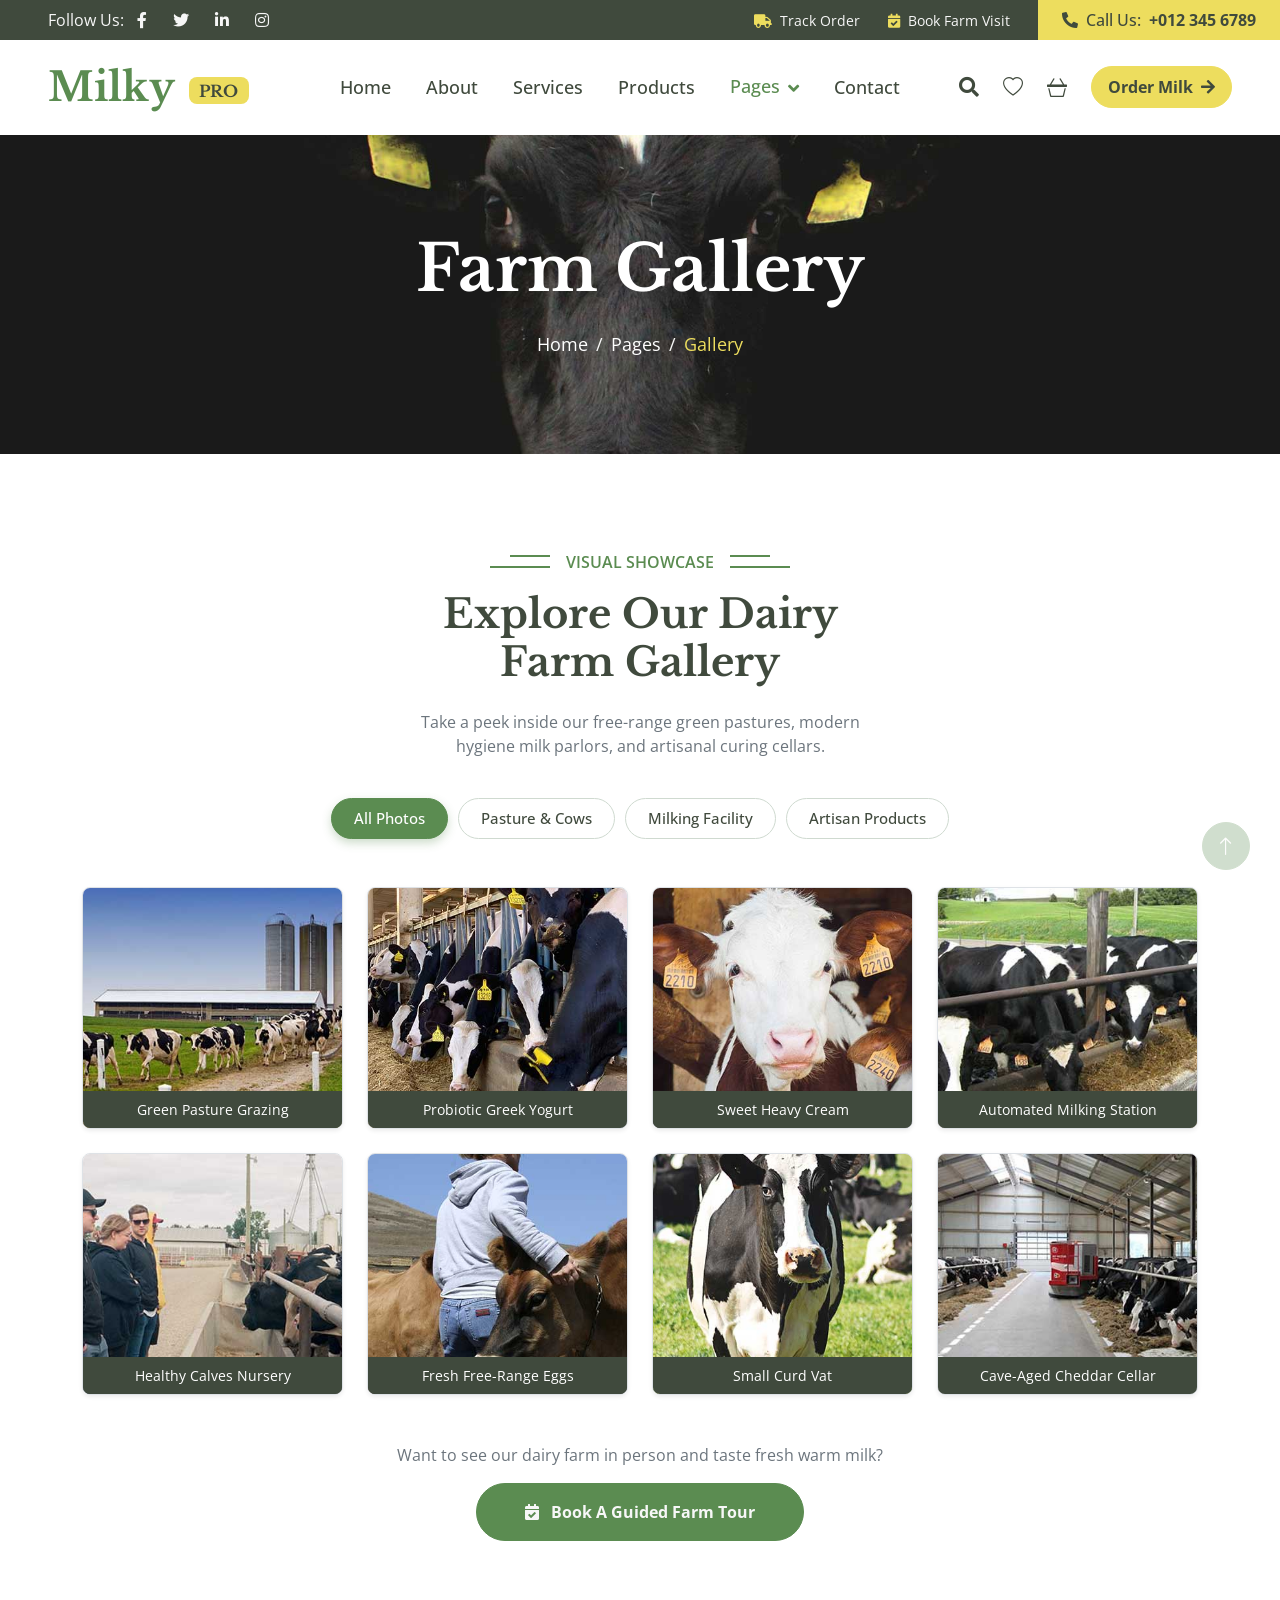
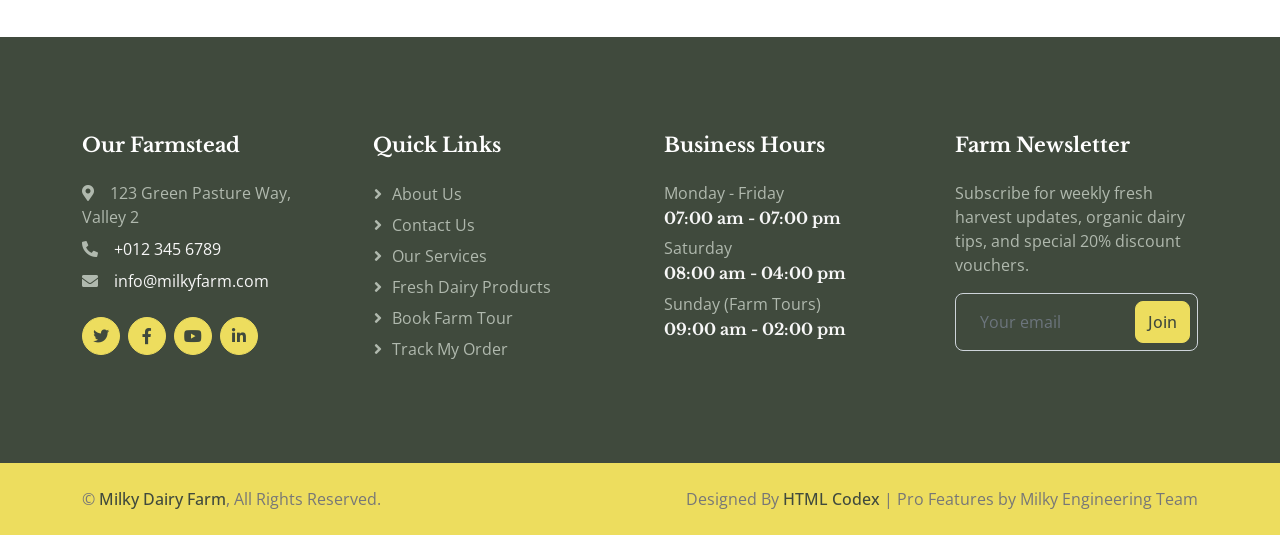
<file: gallery.html>
<!DOCTYPE html>
<html lang="en">

<head>
    <meta charset="utf-8">
    <title>Farm Gallery - Milky Dairy Farm</title>
    <meta content="width=device-width, initial-scale=1.0" name="viewport">
    <meta content="Dairy farm photos, cows in pasture, milk processing facility, artisan cheese" name="keywords">
    <meta content="Explore our organic pasture fields, robotic milking facility, and artisanal cheese making cave in high resolution." name="description">

    <!-- Favicon -->
    <link href="img/favicon.ico" rel="icon">

    <!-- Google Web Fonts -->
    <link rel="preconnect" href="https://fonts.googleapis.com">
    <link rel="preconnect" href="https://fonts.gstatic.com" crossorigin>
    <link href="https://fonts.googleapis.com/css2?family=Libre+Baskerville:wght@700&family=Open+Sans:wght@400;500;600&display=swap" rel="stylesheet">   

    <!-- Icon Font Stylesheet -->
    <link href="https://cdnjs.cloudflare.com/ajax/libs/font-awesome/5.10.0/css/all.min.css" rel="stylesheet">
    <link href="https://cdn.jsdelivr.net/npm/bootstrap-icons@1.4.1/font/bootstrap-icons.css" rel="stylesheet">

    <!-- Libraries Stylesheet -->
    <link href="lib/animate/animate.min.css" rel="stylesheet">
    <link href="lib/owlcarousel/assets/owl.carousel.min.css" rel="stylesheet">
    <link href="lib/lightbox/css/lightbox.min.css" rel="stylesheet">

    <!-- Customized Bootstrap Stylesheet -->
    <link href="css/bootstrap.min.css" rel="stylesheet">

    <!-- Template Stylesheet -->
    <link href="css/style.css" rel="stylesheet">
    <!-- Pro Features Stylesheet -->
    <link href="css/pro-features.css" rel="stylesheet">
</head>

<body>
    <!-- Spinner Start -->
    <div id="spinner" class="show bg-white position-fixed translate-middle w-100 vh-100 top-50 start-50 d-flex align-items-center justify-content-center">
        <div class="spinner-border text-primary" role="status" style="width: 3rem; height: 3rem;"></div>
    </div>
    <!-- Spinner End -->


    <!-- Topbar Start -->
    <div class="container-fluid bg-dark px-0">
        <div class="row g-0 d-none d-lg-flex">
            <div class="col-lg-6 ps-5 text-start">
                <div class="h-100 d-inline-flex align-items-center text-light">
                    <span>Follow Us:</span>
                    <a class="btn btn-link text-light" href="https://facebook.com" target="_blank" rel="noopener"><i class="fab fa-facebook-f"></i></a>
                    <a class="btn btn-link text-light" href="https://twitter.com" target="_blank" rel="noopener"><i class="fab fa-twitter"></i></a>
                    <a class="btn btn-link text-light" href="https://linkedin.com" target="_blank" rel="noopener"><i class="fab fa-linkedin-in"></i></a>
                    <a class="btn btn-link text-light" href="https://instagram.com" target="_blank" rel="noopener"><i class="fab fa-instagram"></i></a>
                </div>
            </div>
            <div class="col-lg-6 text-end">
                <a href="order-tracking.html" class="text-light me-4 text-decoration-none small"><i class="fa fa-truck me-1 text-secondary"></i> Track Order</a>
                <a href="book-tour.html" class="text-light me-4 text-decoration-none small"><i class="fa fa-calendar-check me-1 text-secondary"></i> Book Farm Visit</a>
                <div class="h-100 bg-secondary d-inline-flex align-items-center text-dark py-2 px-4">
                    <span class="me-2 fw-semi-bold"><i class="fa fa-phone-alt me-2"></i>Call Us:</span>
                    <a href="tel:+0123456789" class="text-dark text-decoration-none fw-bold">+012 345 6789</a>
                </div>
            </div>
        </div>
    </div>
    <!-- Topbar End -->


    <!-- Navbar Start -->
    <nav class="navbar navbar-expand-lg bg-white navbar-light sticky-top px-4 px-lg-5">
        <a href="index.html" class="navbar-brand d-flex align-items-center">
            <h1 class="m-0 text-primary">Milky <span class="badge bg-secondary text-dark fs-6 align-middle ms-1">PRO</span></h1>
        </a>
        <button type="button" class="navbar-toggler me-0" data-bs-toggle="collapse" data-bs-target="#navbarCollapse">
            <span class="navbar-toggler-icon"></span>
        </button>
        <div class="collapse navbar-collapse" id="navbarCollapse">
            <div class="navbar-nav ms-auto p-4 p-lg-0 align-items-lg-center">
                <a href="index.html" class="nav-item nav-link">Home</a>
                <a href="about.html" class="nav-item nav-link">About</a>
                <a href="service.html" class="nav-item nav-link">Services</a>
                <a href="product.html" class="nav-item nav-link">Products</a>
                <div class="nav-item dropdown">
                    <a href="#" class="nav-link dropdown-toggle active" data-bs-toggle="dropdown">Pages</a>
                    <div class="dropdown-menu bg-light m-0 shadow-sm border-0">
                        <a href="gallery.html" class="dropdown-item active">Farm Gallery</a>
                        <a href="feature.html" class="dropdown-item">Quality Standards</a>
                        <a href="team.html" class="dropdown-item">Our Team</a>
                        <a href="testimonial.html" class="dropdown-item">Testimonials</a>
                        <a href="book-tour.html" class="dropdown-item text-primary fw-semi-bold">Book Farm Tour</a>
                        <a href="order-tracking.html" class="dropdown-item text-primary fw-semi-bold">Order Tracking</a>
                        <a href="404.html" class="dropdown-item">404 Page</a>
                    </div>
                </div>
                <a href="contact.html" class="nav-item nav-link">Contact</a>
            </div>
            <!-- Pro Navigation Icons -->
            <div class="d-flex align-items-center ms-lg-3 gap-2">
                <button type="button" class="nav-action-btn" data-action="open-search" title="Search catalog">
                    <i class="fa fa-search"></i>
                </button>
                <button type="button" class="nav-action-btn" data-action="open-wishlist" title="Saved favorites">
                    <i class="bi bi-heart"></i>
                    <span class="badge-counter wishlist-count" style="display: none;">0</span>
                </button>
                <button type="button" class="nav-action-btn" data-action="open-cart" title="Shopping basket">
                    <i class="bi bi-basket3"></i>
                    <span class="badge-counter cart-count" style="display: none;">0</span>
                </button>
                <a href="product.html" class="btn btn-secondary rounded-pill py-2 px-3 ms-2 d-none d-xl-inline-block small fw-bold">
                    Order Milk <i class="fa fa-arrow-right ms-1"></i>
                </a>
            </div>
        </div>
    </nav>
    <!-- Navbar End -->


    <!-- Page Header Start -->
    <div class="container-fluid page-header py-5 mb-5 wow fadeIn" data-wow-delay="0.1s">
        <div class="container text-center py-5">
            <h1 class="display-3 text-white mb-4 animated slideInDown">Farm Gallery</h1>
            <nav aria-label="breadcrumb animated slideInDown">
                <ol class="breadcrumb justify-content-center mb-0">
                    <li class="breadcrumb-item"><a href="index.html" class="text-white">Home</a></li>
                    <li class="breadcrumb-item"><a href="about.html" class="text-white">Pages</a></li>
                    <li class="breadcrumb-item active text-secondary" aria-current="page">Gallery</li>
                </ol>
            </nav>
        </div>
    </div>
    <!-- Page Header End -->


    <!-- Gallery Section Start -->
    <div class="container-xxl py-5">
        <div class="container">
            <div class="text-center mx-auto pb-4 wow fadeInUp" data-wow-delay="0.1s" style="max-width: 500px;">
                <p class="section-title bg-white text-center text-primary px-3">Visual Showcase</p>
                <h1 class="mb-4">Explore Our Dairy Farm Gallery</h1>
                <p class="text-muted">Take a peek inside our free-range green pastures, modern hygiene milk parlors, and artisanal curing cellars.</p>
            </div>

            <!-- Gallery Filter Buttons -->
            <div class="filter-pills-wrapper mb-5">
                <button type="button" class="filter-pill-btn active" data-gallery-filter="all">All Photos</button>
                <button type="button" class="filter-pill-btn" data-gallery-filter="cows">Pasture & Cows</button>
                <button type="button" class="filter-pill-btn" data-gallery-filter="facility">Milking Facility</button>
                <button type="button" class="filter-pill-btn" data-gallery-filter="products">Artisan Products</button>
            </div>

            <!-- Gallery Grid with Lightbox -->
            <div class="row g-4" id="galleryGrid">
                <!-- Item 1 -->
                <div class="col-lg-3 col-md-6 gallery-item-col" data-gallery-cat="cows">
                    <div class="position-relative overflow-hidden rounded shadow-sm border">
                        <a class="d-block" href="img/gallery-5.jpg" data-lightbox="dairy-gallery" data-title="Holstein Cows Grazing on Clover Meadows">
                            <img class="img-fluid w-100" src="img/gallery-5.jpg" alt="Grazing Cows" style="height: 240px; object-fit: cover;">
                            <div class="position-absolute bottom-0 start-0 w-100 p-2 text-white bg-dark bg-opacity-75 small text-center">
                                Green Pasture Grazing
                            </div>
                        </a>
                    </div>
                </div>

                <!-- Item 2 -->
                <div class="col-lg-3 col-md-6 gallery-item-col" data-gallery-cat="products">
                    <div class="position-relative overflow-hidden rounded shadow-sm border">
                        <a class="d-block" href="img/gallery-1.jpg" data-lightbox="dairy-gallery" data-title="Fresh Greek Yogurt Straining in Muslin">
                            <img class="img-fluid w-100" src="img/gallery-1.jpg" alt="Greek Yogurt" style="height: 240px; object-fit: cover;">
                            <div class="position-absolute bottom-0 start-0 w-100 p-2 text-white bg-dark bg-opacity-75 small text-center">
                                Probiotic Greek Yogurt
                            </div>
                        </a>
                    </div>
                </div>

                <!-- Item 3 -->
                <div class="col-lg-3 col-md-6 gallery-item-col" data-gallery-cat="products">
                    <div class="position-relative overflow-hidden rounded shadow-sm border">
                        <a class="d-block" href="img/gallery-2.jpg" data-lightbox="dairy-gallery" data-title="Fresh Heavy Whipping Cream Separation">
                            <img class="img-fluid w-100" src="img/gallery-2.jpg" alt="Heavy Cream" style="height: 240px; object-fit: cover;">
                            <div class="position-absolute bottom-0 start-0 w-100 p-2 text-white bg-dark bg-opacity-75 small text-center">
                                Sweet Heavy Cream
                            </div>
                        </a>
                    </div>
                </div>

                <!-- Item 4 -->
                <div class="col-lg-3 col-md-6 gallery-item-col" data-gallery-cat="facility">
                    <div class="position-relative overflow-hidden rounded shadow-sm border">
                        <a class="d-block" href="img/gallery-6.jpg" data-lightbox="dairy-gallery" data-title="Sanitary Robotic Milking Station">
                            <img class="img-fluid w-100" src="img/gallery-6.jpg" alt="Milking Parlor" style="height: 240px; object-fit: cover;">
                            <div class="position-absolute bottom-0 start-0 w-100 p-2 text-white bg-dark bg-opacity-75 small text-center">
                                Automated Milking Station
                            </div>
                        </a>
                    </div>
                </div>

                <!-- Item 5 -->
                <div class="col-lg-3 col-md-6 gallery-item-col" data-gallery-cat="cows">
                    <div class="position-relative overflow-hidden rounded shadow-sm border">
                        <a class="d-block" href="img/gallery-7.jpg" data-lightbox="dairy-gallery" data-title="Calves in Open Sunshine Paddocks">
                            <img class="img-fluid w-100" src="img/gallery-7.jpg" alt="Dairy Calves" style="height: 240px; object-fit: cover;">
                            <div class="position-absolute bottom-0 start-0 w-100 p-2 text-white bg-dark bg-opacity-75 small text-center">
                                Healthy Calves Nursery
                            </div>
                        </a>
                    </div>
                </div>

                <!-- Item 6 -->
                <div class="col-lg-3 col-md-6 gallery-item-col" data-gallery-cat="products">
                    <div class="position-relative overflow-hidden rounded shadow-sm border">
                        <a class="d-block" href="img/gallery-3.jpg" data-lightbox="dairy-gallery" data-title="Pasture Free-Range Eggs Collection">
                            <img class="img-fluid w-100" src="img/gallery-3.jpg" alt="Pasture Eggs" style="height: 240px; object-fit: cover;">
                            <div class="position-absolute bottom-0 start-0 w-100 p-2 text-white bg-dark bg-opacity-75 small text-center">
                                Fresh Free-Range Eggs
                            </div>
                        </a>
                    </div>
                </div>

                <!-- Item 7 -->
                <div class="col-lg-3 col-md-6 gallery-item-col" data-gallery-cat="facility">
                    <div class="position-relative overflow-hidden rounded shadow-sm border">
                        <a class="d-block" href="img/gallery-4.jpg" data-lightbox="dairy-gallery" data-title="Artisanal Cottage Cheese Curd Vat">
                            <img class="img-fluid w-100" src="img/gallery-4.jpg" alt="Cheese Curds" style="height: 240px; object-fit: cover;">
                            <div class="position-absolute bottom-0 start-0 w-100 p-2 text-white bg-dark bg-opacity-75 small text-center">
                                Small Curd Vat
                            </div>
                        </a>
                    </div>
                </div>

                <!-- Item 8 -->
                <div class="col-lg-3 col-md-6 gallery-item-col" data-gallery-cat="products">
                    <div class="position-relative overflow-hidden rounded shadow-sm border">
                        <a class="d-block" href="img/gallery-8.jpg" data-lightbox="dairy-gallery" data-title="Cave-Aged Cheddar Wheels Maturation Cellar">
                            <img class="img-fluid w-100" src="img/gallery-8.jpg" alt="Aged Cheese" style="height: 240px; object-fit: cover;">
                            <div class="position-absolute bottom-0 start-0 w-100 p-2 text-white bg-dark bg-opacity-75 small text-center">
                                Cave-Aged Cheddar Cellar
                            </div>
                        </a>
                    </div>
                </div>
            </div>

            <!-- Call to action -->
            <div class="text-center mt-5">
                <p class="text-muted mb-3">Want to see our dairy farm in person and taste fresh warm milk?</p>
                <a href="book-tour.html" class="btn btn-primary rounded-pill py-3 px-5 fw-bold">
                    <i class="fa fa-calendar-check me-2"></i> Book A Guided Farm Tour
                </a>
            </div>
        </div>
    </div>
    <!-- Gallery Section End -->


    <!-- Footer Start -->
    <div class="container-fluid bg-dark footer mt-5 py-5 wow fadeIn" data-wow-delay="0.1s">
        <div class="container py-5">
            <div class="row g-5">
                <div class="col-lg-3 col-md-6">
                    <h5 class="text-white mb-4">Our Farmstead</h5>
                    <p class="mb-2"><i class="fa fa-map-marker-alt me-3"></i>123 Green Pasture Way, Valley 2</p>
                    <p class="mb-2"><i class="fa fa-phone-alt me-3"></i><a href="tel:+0123456789" class="text-light text-decoration-none">+012 345 6789</a></p>
                    <p class="mb-2"><i class="fa fa-envelope me-3"></i><a href="mailto:info@milkyfarm.com" class="text-light text-decoration-none">info@milkyfarm.com</a></p>
                    <div class="d-flex pt-3">
                        <a class="btn btn-square btn-secondary rounded-circle me-2" href="https://twitter.com" target="_blank" rel="noopener"><i class="fab fa-twitter"></i></a>
                        <a class="btn btn-square btn-secondary rounded-circle me-2" href="https://facebook.com" target="_blank" rel="noopener"><i class="fab fa-facebook-f"></i></a>
                        <a class="btn btn-square btn-secondary rounded-circle me-2" href="https://youtube.com" target="_blank" rel="noopener"><i class="fab fa-youtube"></i></a>
                        <a class="btn btn-square btn-secondary rounded-circle me-2" href="https://linkedin.com" target="_blank" rel="noopener"><i class="fab fa-linkedin-in"></i></a>
                    </div>
                </div>
                <div class="col-lg-3 col-md-6">
                    <h5 class="text-white mb-4">Quick Links</h5>
                    <a class="btn btn-link" href="about.html">About Us</a>
                    <a class="btn btn-link" href="contact.html">Contact Us</a>
                    <a class="btn btn-link" href="service.html">Our Services</a>
                    <a class="btn btn-link" href="product.html">Fresh Dairy Products</a>
                    <a class="btn btn-link" href="book-tour.html">Book Farm Tour</a>
                    <a class="btn btn-link" href="order-tracking.html">Track My Order</a>
                </div>
                <div class="col-lg-3 col-md-6">
                    <h5 class="text-white mb-4">Business Hours</h5>
                    <p class="mb-1">Monday - Friday</p>
                    <h6 class="text-light">07:00 am - 07:00 pm</h6>
                    <p class="mb-1">Saturday</p>
                    <h6 class="text-light">08:00 am - 04:00 pm</h6>
                    <p class="mb-1">Sunday (Farm Tours)</p>
                    <h6 class="text-light">09:00 am - 02:00 pm</h6>
                </div>
                <div class="col-lg-3 col-md-6">
                    <h5 class="text-white mb-4">Farm Newsletter</h5>
                    <p>Subscribe for weekly fresh harvest updates, organic dairy tips, and special 20% discount vouchers.</p>
                    <form class="newsletter-form position-relative w-100">
                        <input class="form-control bg-transparent w-100 py-3 ps-4 pe-5 text-white" type="email" placeholder="Your email" required>
                        <button type="submit" class="btn btn-secondary py-2 position-absolute top-0 end-0 mt-2 me-2">Join</button>
                    </form>
                </div>
            </div>
        </div>
    </div>
    <!-- Footer End -->


    <!-- Copyright Start -->
    <div class="container-fluid bg-secondary text-body copyright py-4">
        <div class="container">
            <div class="row">
                <div class="col-md-6 text-center text-md-start mb-3 mb-md-0">
                    &copy; <a class="fw-semi-bold text-dark" href="index.html">Milky Dairy Farm</a>, All Rights Reserved.
                </div>
                <div class="col-md-6 text-center text-md-end">
                    Designed By <a class="fw-semi-bold text-dark" href="https://htmlcodex.com" target="_blank" rel="noopener">HTML Codex</a> | Pro Features by Milky Engineering Team
                </div>
            </div>
        </div>
    </div>
    <!-- Copyright End -->


    <!-- Back to Top -->
    <a href="#" class="btn btn-lg btn-primary btn-lg-square rounded-circle back-to-top"><i class="bi bi-arrow-up"></i></a>


    <!-- ==================== PRO OVERLAYS & MODALS ==================== -->

    <!-- Offcanvas Cart Drawer -->
    <div class="offcanvas offcanvas-end offcanvas-cart" tabindex="-1" id="offcanvasCart" aria-labelledby="offcanvasCartLabel">
        <div class="offcanvas-header">
            <h5 class="offcanvas-title text-dark fw-bold" id="offcanvasCartLabel">
                <i class="bi bi-basket3 text-primary me-2"></i> Your Basket (<span class="cart-count">0</span>)
            </h5>
            <button type="button" class="btn-close text-reset" data-bs-dismiss="offcanvas" aria-label="Close"></button>
        </div>
        <div class="offcanvas-body" id="offcanvasCartItems"></div>
        <div class="p-3 border-top bg-light" id="offcanvasCartFooter">
            <div class="d-flex justify-content-between mb-2">
                <span class="text-muted">Subtotal:</span>
                <span class="fw-bold" id="drawerSubtotal">$0.00</span>
            </div>
            <div class="d-flex justify-content-between mb-3">
                <span class="fw-bold text-dark">Estimated Total:</span>
                <span class="fs-5 fw-bold text-primary" id="drawerTotal">$0.00</span>
            </div>
            <div class="d-grid gap-2">
                <a href="cart.html" class="btn btn-outline-secondary rounded-pill py-2">View Full Basket</a>
                <a href="checkout.html" class="btn btn-primary rounded-pill py-2 fw-bold">Proceed To Checkout</a>
            </div>
        </div>
    </div>

    <!-- Offcanvas Wishlist Drawer -->
    <div class="offcanvas offcanvas-end offcanvas-cart" tabindex="-1" id="offcanvasWishlist" aria-labelledby="offcanvasWishlistLabel">
        <div class="offcanvas-header">
            <h5 class="offcanvas-title text-dark fw-bold" id="offcanvasWishlistLabel">
                <i class="bi bi-heart text-danger me-2"></i> Saved Favorites (<span class="wishlist-count">0</span>)
            </h5>
            <button type="button" class="btn-close text-reset" data-bs-dismiss="offcanvas" aria-label="Close"></button>
        </div>
        <div class="offcanvas-body" id="offcanvasWishlistItems"></div>
    </div>

    <!-- Live Search Modal -->
    <div class="search-modal-backdrop" id="proSearchModal">
        <div class="search-modal-box">
            <div class="search-input-wrapper">
                <i class="fa fa-search text-primary fs-5"></i>
                <input type="text" id="proSearchInput" placeholder="Search milk, cheese, butter, tours, services...">
                <button type="button" class="btn btn-sm btn-light rounded-circle" id="closeSearchModalBtn"><i class="bi bi-x fs-5"></i></button>
            </div>
            <div class="search-results-list" id="proSearchResults"></div>
        </div>
    </div>

    <!-- Toast Notification Container -->
    <div id="proToastContainer"></div>


    <!-- JavaScript Libraries -->
    <script src="https://code.jquery.com/jquery-3.4.1.min.js"></script>
    <script src="https://cdn.jsdelivr.net/npm/bootstrap@5.0.0/dist/js/bootstrap.bundle.min.js"></script>
    <script src="lib/wow/wow.min.js"></script>
    <script src="lib/easing/easing.min.js"></script>
    <script src="lib/waypoints/waypoints.min.js"></script>
    <script src="lib/owlcarousel/owl.carousel.min.js"></script>
    <script src="lib/counterup/counterup.min.js"></script>
    <script src="lib/parallax/parallax.min.js"></script>
    <script src="lib/lightbox/js/lightbox.min.js"></script>

    <!-- Template Javascript -->
    <script src="js/main.js"></script>
    <!-- Pro Features Logic -->
    <script src="js/pro-data.js"></script>
    <script src="js/pro-app.js"></script>

    <script>
        document.addEventListener("DOMContentLoaded", function () {
            // Interactive Gallery Filtering
            document.querySelectorAll("[data-gallery-filter]").forEach(btn => {
                btn.addEventListener("click", function () {
                    document.querySelectorAll("[data-gallery-filter]").forEach(b => b.classList.remove("active"));
                    this.classList.add("active");

                    const cat = this.getAttribute("data-gallery-filter");
                    document.querySelectorAll(".gallery-item-col").forEach(item => {
                        if (cat === "all" || item.getAttribute("data-gallery-cat") === cat) {
                            item.style.display = "block";
                        } else {
                            item.style.display = "none";
                        }
                    });
                });
            });
        });
    </script>
</body>

</html>
</file>
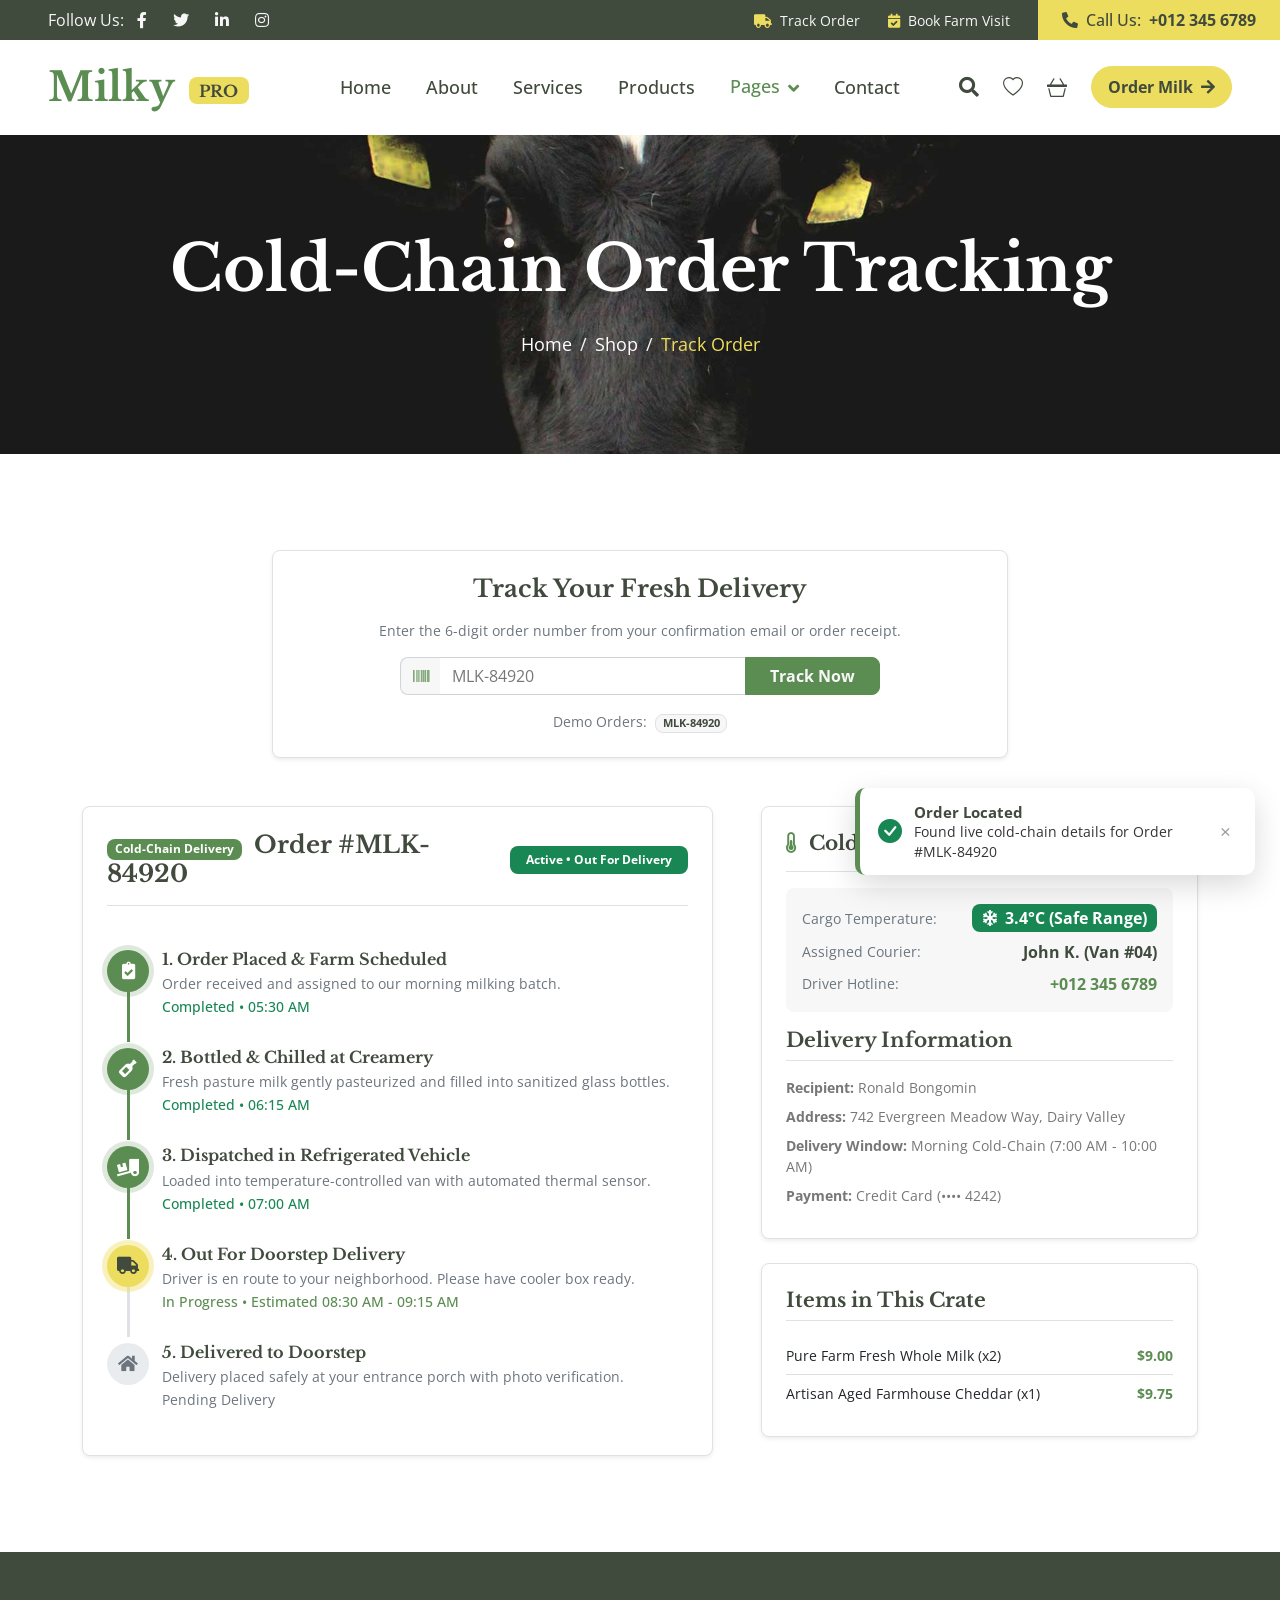
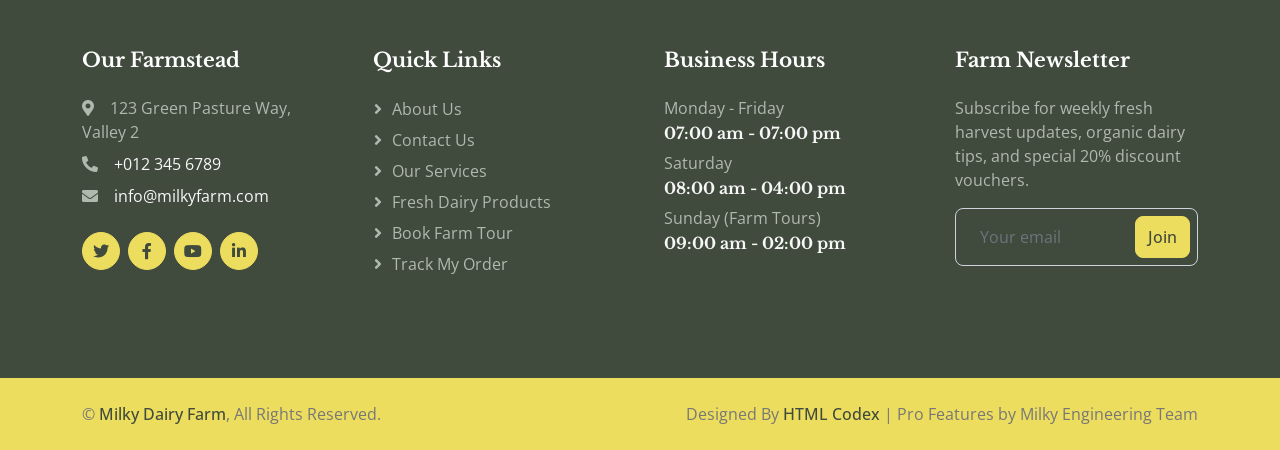
<file: order-tracking.html>
<!DOCTYPE html>
<html lang="en">

<head>
    <meta charset="utf-8">
    <title>Cold-Chain Order Tracking - Milky Dairy Farm</title>
    <meta content="width=device-width, initial-scale=1.0" name="viewport">
    <meta content="Dairy order tracking, fresh milk delivery tracker, cold chain status" name="keywords">
    <meta content="Track the real-time refrigerated dispatch and doorstep delivery status of your fresh dairy order." name="description">

    <!-- Favicon -->
    <link href="img/favicon.ico" rel="icon">

    <!-- Google Web Fonts -->
    <link rel="preconnect" href="https://fonts.googleapis.com">
    <link rel="preconnect" href="https://fonts.gstatic.com" crossorigin>
    <link href="https://fonts.googleapis.com/css2?family=Libre+Baskerville:wght@700&family=Open+Sans:wght@400;500;600&display=swap" rel="stylesheet">   

    <!-- Icon Font Stylesheet -->
    <link href="https://cdnjs.cloudflare.com/ajax/libs/font-awesome/5.10.0/css/all.min.css" rel="stylesheet">
    <link href="https://cdn.jsdelivr.net/npm/bootstrap-icons@1.4.1/font/bootstrap-icons.css" rel="stylesheet">

    <!-- Libraries Stylesheet -->
    <link href="lib/animate/animate.min.css" rel="stylesheet">
    <link href="lib/owlcarousel/assets/owl.carousel.min.css" rel="stylesheet">
    <link href="lib/lightbox/css/lightbox.min.css" rel="stylesheet">

    <!-- Customized Bootstrap Stylesheet -->
    <link href="css/bootstrap.min.css" rel="stylesheet">

    <!-- Template Stylesheet -->
    <link href="css/style.css" rel="stylesheet">
    <!-- Pro Features Stylesheet -->
    <link href="css/pro-features.css" rel="stylesheet">
</head>

<body>
    <!-- Spinner Start -->
    <div id="spinner" class="show bg-white position-fixed translate-middle w-100 vh-100 top-50 start-50 d-flex align-items-center justify-content-center">
        <div class="spinner-border text-primary" role="status" style="width: 3rem; height: 3rem;"></div>
    </div>
    <!-- Spinner End -->


    <!-- Topbar Start -->
    <div class="container-fluid bg-dark px-0">
        <div class="row g-0 d-none d-lg-flex">
            <div class="col-lg-6 ps-5 text-start">
                <div class="h-100 d-inline-flex align-items-center text-light">
                    <span>Follow Us:</span>
                    <a class="btn btn-link text-light" href="https://facebook.com" target="_blank" rel="noopener"><i class="fab fa-facebook-f"></i></a>
                    <a class="btn btn-link text-light" href="https://twitter.com" target="_blank" rel="noopener"><i class="fab fa-twitter"></i></a>
                    <a class="btn btn-link text-light" href="https://linkedin.com" target="_blank" rel="noopener"><i class="fab fa-linkedin-in"></i></a>
                    <a class="btn btn-link text-light" href="https://instagram.com" target="_blank" rel="noopener"><i class="fab fa-instagram"></i></a>
                </div>
            </div>
            <div class="col-lg-6 text-end">
                <a href="order-tracking.html" class="text-light me-4 text-decoration-none small"><i class="fa fa-truck me-1 text-secondary"></i> Track Order</a>
                <a href="book-tour.html" class="text-light me-4 text-decoration-none small"><i class="fa fa-calendar-check me-1 text-secondary"></i> Book Farm Visit</a>
                <div class="h-100 bg-secondary d-inline-flex align-items-center text-dark py-2 px-4">
                    <span class="me-2 fw-semi-bold"><i class="fa fa-phone-alt me-2"></i>Call Us:</span>
                    <a href="tel:+0123456789" class="text-dark text-decoration-none fw-bold">+012 345 6789</a>
                </div>
            </div>
        </div>
    </div>
    <!-- Topbar End -->


    <!-- Navbar Start -->
    <nav class="navbar navbar-expand-lg bg-white navbar-light sticky-top px-4 px-lg-5">
        <a href="index.html" class="navbar-brand d-flex align-items-center">
            <h1 class="m-0 text-primary">Milky <span class="badge bg-secondary text-dark fs-6 align-middle ms-1">PRO</span></h1>
        </a>
        <button type="button" class="navbar-toggler me-0" data-bs-toggle="collapse" data-bs-target="#navbarCollapse">
            <span class="navbar-toggler-icon"></span>
        </button>
        <div class="collapse navbar-collapse" id="navbarCollapse">
            <div class="navbar-nav ms-auto p-4 p-lg-0 align-items-lg-center">
                <a href="index.html" class="nav-item nav-link">Home</a>
                <a href="about.html" class="nav-item nav-link">About</a>
                <a href="service.html" class="nav-item nav-link">Services</a>
                <a href="product.html" class="nav-item nav-link">Products</a>
                <div class="nav-item dropdown">
                    <a href="#" class="nav-link dropdown-toggle active" data-bs-toggle="dropdown">Pages</a>
                    <div class="dropdown-menu bg-light m-0 shadow-sm border-0">
                        <a href="gallery.html" class="dropdown-item">Farm Gallery</a>
                        <a href="feature.html" class="dropdown-item">Quality Standards</a>
                        <a href="team.html" class="dropdown-item">Our Team</a>
                        <a href="testimonial.html" class="dropdown-item">Testimonials</a>
                        <a href="book-tour.html" class="dropdown-item text-primary fw-semi-bold">Book Farm Tour</a>
                        <a href="order-tracking.html" class="dropdown-item active text-primary fw-semi-bold">Order Tracking</a>
                        <a href="404.html" class="dropdown-item">404 Page</a>
                    </div>
                </div>
                <a href="contact.html" class="nav-item nav-link">Contact</a>
            </div>
            <!-- Pro Navigation Icons -->
            <div class="d-flex align-items-center ms-lg-3 gap-2">
                <button type="button" class="nav-action-btn" data-action="open-search" title="Search catalog">
                    <i class="fa fa-search"></i>
                </button>
                <button type="button" class="nav-action-btn" data-action="open-wishlist" title="Saved favorites">
                    <i class="bi bi-heart"></i>
                    <span class="badge-counter wishlist-count" style="display: none;">0</span>
                </button>
                <button type="button" class="nav-action-btn" data-action="open-cart" title="Shopping basket">
                    <i class="bi bi-basket3"></i>
                    <span class="badge-counter cart-count" style="display: none;">0</span>
                </button>
                <a href="product.html" class="btn btn-secondary rounded-pill py-2 px-3 ms-2 d-none d-xl-inline-block small fw-bold">
                    Order Milk <i class="fa fa-arrow-right ms-1"></i>
                </a>
            </div>
        </div>
    </nav>
    <!-- Navbar End -->


    <!-- Page Header Start -->
    <div class="container-fluid page-header py-5 mb-5 wow fadeIn" data-wow-delay="0.1s">
        <div class="container text-center py-5">
            <h1 class="display-3 text-white mb-4 animated slideInDown">Cold-Chain Order Tracking</h1>
            <nav aria-label="breadcrumb animated slideInDown">
                <ol class="breadcrumb justify-content-center mb-0">
                    <li class="breadcrumb-item"><a href="index.html" class="text-white">Home</a></li>
                    <li class="breadcrumb-item"><a href="product.html" class="text-white">Shop</a></li>
                    <li class="breadcrumb-item active text-secondary" aria-current="page">Track Order</li>
                </ol>
            </nav>
        </div>
    </div>
    <!-- Page Header End -->


    <!-- Tracking Section Start -->
    <div class="container-xxl py-5">
        <div class="container">
            <!-- Search Bar Card -->
            <div class="row justify-content-center mb-5">
                <div class="col-lg-8">
                    <div class="bg-white rounded p-4 shadow-sm border text-center">
                        <h4 class="mb-3 text-dark">Track Your Fresh Delivery</h4>
                        <p class="text-muted small">Enter the 6-digit order number from your confirmation email or order receipt.</p>
                        <form id="trackOrderForm" class="d-flex gap-2 justify-content-center" onsubmit="event.preventDefault(); executeTracking();">
                            <div class="input-group" style="max-width: 480px;">
                                <span class="input-group-text bg-light border-end-0"><i class="fa fa-barcode text-primary"></i></span>
                                <input type="text" id="trackInput" class="form-control border-start-0" placeholder="e.g. MLK-84920" value="MLK-84920" required>
                                <button type="submit" class="btn btn-primary px-4 fw-bold">Track Now</button>
                            </div>
                        </form>
                        <div class="mt-3 text-muted small">
                            <span>Demo Orders:</span>
                            <a href="#" class="badge bg-light text-dark text-decoration-none border ms-1" onclick="document.getElementById('trackInput').value='MLK-84920'; executeTracking(); return false;">MLK-84920</a>
                        </div>
                    </div>
                </div>
            </div>

            <!-- Tracking Result Section (Shown when order loaded) -->
            <div id="trackingDetailsWrapper">
                <div class="row g-5">
                    <!-- Progress Timeline -->
                    <div class="col-lg-7">
                        <div class="bg-white rounded p-4 shadow-sm border">
                            <div class="d-flex justify-content-between align-items-center border-bottom pb-3 mb-4">
                                <div>
                                    <span class="badge bg-primary me-2">Cold-Chain Delivery</span>
                                    <h4 class="d-inline text-dark mb-0" id="resOrderId">Order #MLK-84920</h4>
                                </div>
                                <span class="badge bg-success py-2 px-3 fs-7" id="resStatusBadge">Active &bull; Out For Delivery</span>
                            </div>

                            <!-- Stepper Timeline -->
                            <div class="tracking-timeline">
                                <div class="tracking-step completed">
                                    <div class="tracking-step-icon"><i class="fa fa-clipboard-check"></i></div>
                                    <h6 class="mb-1 text-dark">1. Order Placed & Farm Scheduled</h6>
                                    <p class="text-muted small mb-0">Order received and assigned to our morning milking batch.</p>
                                    <small class="text-success fw-semi-bold">Completed &bull; 05:30 AM</small>
                                </div>

                                <div class="tracking-step completed">
                                    <div class="tracking-step-icon"><i class="fa fa-wine-bottle"></i></div>
                                    <h6 class="mb-1 text-dark">2. Bottled & Chilled at Creamery</h6>
                                    <p class="text-muted small mb-0">Fresh pasture milk gently pasteurized and filled into sanitized glass bottles.</p>
                                    <small class="text-success fw-semi-bold">Completed &bull; 06:15 AM</small>
                                </div>

                                <div class="tracking-step completed">
                                    <div class="tracking-step-icon"><i class="fa fa-truck-loading"></i></div>
                                    <h6 class="mb-1 text-dark">3. Dispatched in Refrigerated Vehicle</h6>
                                    <p class="text-muted small mb-0">Loaded into temperature-controlled van with automated thermal sensor.</p>
                                    <small class="text-success fw-semi-bold">Completed &bull; 07:00 AM</small>
                                </div>

                                <div class="tracking-step active" id="stepOutForDelivery">
                                    <div class="tracking-step-icon"><i class="fa fa-truck text-dark"></i></div>
                                    <h6 class="mb-1 text-dark">4. Out For Doorstep Delivery</h6>
                                    <p class="text-muted small mb-0">Driver is en route to your neighborhood. Please have cooler box ready.</p>
                                    <small class="text-primary fw-semi-bold">In Progress &bull; Estimated 08:30 AM - 09:15 AM</small>
                                </div>

                                <div class="tracking-step" id="stepDelivered">
                                    <div class="tracking-step-icon"><i class="fa fa-home"></i></div>
                                    <h6 class="mb-1 text-dark">5. Delivered to Doorstep</h6>
                                    <p class="text-muted small mb-0">Delivery placed safely at your entrance porch with photo verification.</p>
                                    <small class="text-muted">Pending Delivery</small>
                                </div>
                            </div>
                        </div>
                    </div>

                    <!-- Order Details & Cold Chain Telemetry -->
                    <div class="col-lg-5">
                        <div class="bg-white rounded p-4 shadow-sm border mb-4">
                            <h5 class="text-dark border-bottom pb-3 mb-3"><i class="fa fa-thermometer-half text-primary me-2"></i> Cold-Chain Telemetry</h5>
                            <div class="p-3 bg-light rounded mb-3">
                                <div class="d-flex justify-content-between align-items-center mb-2">
                                    <span class="text-muted small">Cargo Temperature:</span>
                                    <span class="badge bg-success fs-6"><i class="fa fa-snowflake me-1"></i> 3.4°C (Safe Range)</span>
                                </div>
                                <div class="d-flex justify-content-between align-items-center mb-2">
                                    <span class="text-muted small">Assigned Courier:</span>
                                    <span class="fw-bold text-dark">John K. (Van #04)</span>
                                </div>
                                <div class="d-flex justify-content-between align-items-center">
                                    <span class="text-muted small">Driver Hotline:</span>
                                    <a href="tel:+0123456789" class="text-primary fw-bold text-decoration-none">+012 345 6789</a>
                                </div>
                            </div>

                            <h5 class="text-dark border-bottom pb-2 mb-3">Delivery Information</h5>
                            <div class="small">
                                <div class="mb-2"><strong>Recipient:</strong> <span id="resCustomerName">Ronald Bongomin</span></div>
                                <div class="mb-2"><strong>Address:</strong> <span id="resAddress">742 Evergreen Meadow Way, Dairy Valley</span></div>
                                <div class="mb-2"><strong>Delivery Window:</strong> <span id="resSlot">Morning (7:00 AM - 10:00 AM)</span></div>
                                <div class="mb-2"><strong>Payment:</strong> <span id="resPayment">Card (Paid)</span></div>
                            </div>
                        </div>

                        <!-- Items in This Delivery -->
                        <div class="bg-white rounded p-4 shadow-sm border">
                            <h5 class="text-dark border-bottom pb-2 mb-3">Items in This Crate</h5>
                            <ul class="list-group list-group-flush small" id="resItemsList">
                                <li class="list-group-item d-flex justify-content-between align-items-center px-0 py-2">
                                    <span>Pure Farm Fresh Whole Milk (x3)</span>
                                    <span class="fw-bold text-primary">$13.50</span>
                                </li>
                                <li class="list-group-item d-flex justify-content-between align-items-center px-0 py-2">
                                    <span>Artisan Aged Farmhouse Cheddar (x1)</span>
                                    <span class="fw-bold text-primary">$9.75</span>
                                </li>
                                <li class="list-group-item d-flex justify-content-between align-items-center px-0 py-2">
                                    <span>Golden Sweet Churned Butter (x2)</span>
                                    <span class="fw-bold text-primary">$12.40</span>
                                </li>
                            </ul>
                        </div>
                    </div>
                </div>
            </div>
        </div>
    </div>
    <!-- Tracking Section End -->


    <!-- Footer Start -->
    <div class="container-fluid bg-dark footer mt-5 py-5 wow fadeIn" data-wow-delay="0.1s">
        <div class="container py-5">
            <div class="row g-5">
                <div class="col-lg-3 col-md-6">
                    <h5 class="text-white mb-4">Our Farmstead</h5>
                    <p class="mb-2"><i class="fa fa-map-marker-alt me-3"></i>123 Green Pasture Way, Valley 2</p>
                    <p class="mb-2"><i class="fa fa-phone-alt me-3"></i><a href="tel:+0123456789" class="text-light text-decoration-none">+012 345 6789</a></p>
                    <p class="mb-2"><i class="fa fa-envelope me-3"></i><a href="mailto:info@milkyfarm.com" class="text-light text-decoration-none">info@milkyfarm.com</a></p>
                    <div class="d-flex pt-3">
                        <a class="btn btn-square btn-secondary rounded-circle me-2" href="https://twitter.com" target="_blank" rel="noopener"><i class="fab fa-twitter"></i></a>
                        <a class="btn btn-square btn-secondary rounded-circle me-2" href="https://facebook.com" target="_blank" rel="noopener"><i class="fab fa-facebook-f"></i></a>
                        <a class="btn btn-square btn-secondary rounded-circle me-2" href="https://youtube.com" target="_blank" rel="noopener"><i class="fab fa-youtube"></i></a>
                        <a class="btn btn-square btn-secondary rounded-circle me-2" href="https://linkedin.com" target="_blank" rel="noopener"><i class="fab fa-linkedin-in"></i></a>
                    </div>
                </div>
                <div class="col-lg-3 col-md-6">
                    <h5 class="text-white mb-4">Quick Links</h5>
                    <a class="btn btn-link" href="about.html">About Us</a>
                    <a class="btn btn-link" href="contact.html">Contact Us</a>
                    <a class="btn btn-link" href="service.html">Our Services</a>
                    <a class="btn btn-link" href="product.html">Fresh Dairy Products</a>
                    <a class="btn btn-link" href="book-tour.html">Book Farm Tour</a>
                    <a class="btn btn-link" href="order-tracking.html">Track My Order</a>
                </div>
                <div class="col-lg-3 col-md-6">
                    <h5 class="text-white mb-4">Business Hours</h5>
                    <p class="mb-1">Monday - Friday</p>
                    <h6 class="text-light">07:00 am - 07:00 pm</h6>
                    <p class="mb-1">Saturday</p>
                    <h6 class="text-light">08:00 am - 04:00 pm</h6>
                    <p class="mb-1">Sunday (Farm Tours)</p>
                    <h6 class="text-light">09:00 am - 02:00 pm</h6>
                </div>
                <div class="col-lg-3 col-md-6">
                    <h5 class="text-white mb-4">Farm Newsletter</h5>
                    <p>Subscribe for weekly fresh harvest updates, organic dairy tips, and special 20% discount vouchers.</p>
                    <form class="newsletter-form position-relative w-100">
                        <input class="form-control bg-transparent w-100 py-3 ps-4 pe-5 text-white" type="email" placeholder="Your email" required>
                        <button type="submit" class="btn btn-secondary py-2 position-absolute top-0 end-0 mt-2 me-2">Join</button>
                    </form>
                </div>
            </div>
        </div>
    </div>
    <!-- Footer End -->


    <!-- Copyright Start -->
    <div class="container-fluid bg-secondary text-body copyright py-4">
        <div class="container">
            <div class="row">
                <div class="col-md-6 text-center text-md-start mb-3 mb-md-0">
                    &copy; <a class="fw-semi-bold text-dark" href="index.html">Milky Dairy Farm</a>, All Rights Reserved.
                </div>
                <div class="col-md-6 text-center text-md-end">
                    Designed By <a class="fw-semi-bold text-dark" href="https://htmlcodex.com" target="_blank" rel="noopener">HTML Codex</a> | Pro Features by Milky Engineering Team
                </div>
            </div>
        </div>
    </div>
    <!-- Copyright End -->


    <!-- ==================== PRO OVERLAYS & MODALS ==================== -->

    <!-- Offcanvas Cart Drawer -->
    <div class="offcanvas offcanvas-end offcanvas-cart" tabindex="-1" id="offcanvasCart" aria-labelledby="offcanvasCartLabel">
        <div class="offcanvas-header">
            <h5 class="offcanvas-title text-dark fw-bold" id="offcanvasCartLabel">
                <i class="bi bi-basket3 text-primary me-2"></i> Your Basket (<span class="cart-count">0</span>)
            </h5>
            <button type="button" class="btn-close text-reset" data-bs-dismiss="offcanvas" aria-label="Close"></button>
        </div>
        <div class="offcanvas-body" id="offcanvasCartItems"></div>
        <div class="p-3 border-top bg-light" id="offcanvasCartFooter">
            <div class="d-flex justify-content-between mb-2">
                <span class="text-muted">Subtotal:</span>
                <span class="fw-bold" id="drawerSubtotal">$0.00</span>
            </div>
            <div class="d-flex justify-content-between mb-3">
                <span class="fw-bold text-dark">Estimated Total:</span>
                <span class="fs-5 fw-bold text-primary" id="drawerTotal">$0.00</span>
            </div>
            <div class="d-grid gap-2">
                <a href="cart.html" class="btn btn-outline-secondary rounded-pill py-2">View Full Basket</a>
                <a href="checkout.html" class="btn btn-primary rounded-pill py-2 fw-bold">Proceed To Checkout</a>
            </div>
        </div>
    </div>

    <!-- Offcanvas Wishlist Drawer -->
    <div class="offcanvas offcanvas-end offcanvas-cart" tabindex="-1" id="offcanvasWishlist" aria-labelledby="offcanvasWishlistLabel">
        <div class="offcanvas-header">
            <h5 class="offcanvas-title text-dark fw-bold" id="offcanvasWishlistLabel">
                <i class="bi bi-heart text-danger me-2"></i> Saved Favorites (<span class="wishlist-count">0</span>)
            </h5>
            <button type="button" class="btn-close text-reset" data-bs-dismiss="offcanvas" aria-label="Close"></button>
        </div>
        <div class="offcanvas-body" id="offcanvasWishlistItems"></div>
    </div>

    <!-- Live Search Modal -->
    <div class="search-modal-backdrop" id="proSearchModal">
        <div class="search-modal-box">
            <div class="search-input-wrapper">
                <i class="fa fa-search text-primary fs-5"></i>
                <input type="text" id="proSearchInput" placeholder="Search milk, cheese, butter, tours, services...">
                <button type="button" class="btn btn-sm btn-light rounded-circle" id="closeSearchModalBtn"><i class="bi bi-x fs-5"></i></button>
            </div>
            <div class="search-results-list" id="proSearchResults"></div>
        </div>
    </div>

    <!-- Toast Notification Container -->
    <div id="proToastContainer"></div>


    <!-- JavaScript Libraries -->
    <script src="https://code.jquery.com/jquery-3.4.1.min.js"></script>
    <script src="https://cdn.jsdelivr.net/npm/bootstrap@5.0.0/dist/js/bootstrap.bundle.min.js"></script>
    <script src="lib/wow/wow.min.js"></script>
    <script src="lib/easing/easing.min.js"></script>
    <script src="lib/waypoints/waypoints.min.js"></script>
    <script src="lib/owlcarousel/owl.carousel.min.js"></script>
    <script src="lib/counterup/counterup.min.js"></script>
    <script src="lib/parallax/parallax.min.js"></script>
    <script src="lib/lightbox/js/lightbox.min.js"></script>

    <!-- Template Javascript -->
    <script src="js/main.js"></script>
    <!-- Pro Features Logic -->
    <script src="js/pro-data.js"></script>
    <script src="js/pro-app.js"></script>

    <script>
        function executeTracking() {
            const inputVal = document.getElementById("trackInput").value;
            const order = MilkyApp.trackOrder(inputVal);

            if (!order) {
                MilkyApp.showToast(`No order found matching "${inputVal}". Please verify your order number.`, "Not Found", "danger");
                return;
            }

            document.getElementById("resOrderId").textContent = `Order #${order.orderId}`;
            document.getElementById("resCustomerName").textContent = `${order.customer.firstName} ${order.customer.lastName}`;
            document.getElementById("resAddress").textContent = `${order.customer.address}, ${order.customer.city}`;
            document.getElementById("resSlot").textContent = order.customer.deliverySlot;
            document.getElementById("resPayment").textContent = order.paymentMethod;

            let h = "";
            order.items.forEach(it => {
                h += `
                    <li class="list-group-item d-flex justify-content-between align-items-center px-0 py-2">
                        <span>${it.name} (x${it.quantity})</span>
                        <span class="fw-bold text-primary">$${(it.price * it.quantity).toFixed(2)}</span>
                    </li>
                `;
            });
            document.getElementById("resItemsList").innerHTML = h;

            MilkyApp.showToast(`Found live cold-chain details for Order #${order.orderId}`, "Order Located", "success");
        }

        document.addEventListener("DOMContentLoaded", function () {
            const urlParams = new URLSearchParams(window.location.search);
            const queryOrderId = urlParams.get("orderId");
            if (queryOrderId) {
                document.getElementById("trackInput").value = queryOrderId;
            }
            executeTracking();
        });
    </script>
</body>

</html>
</file>
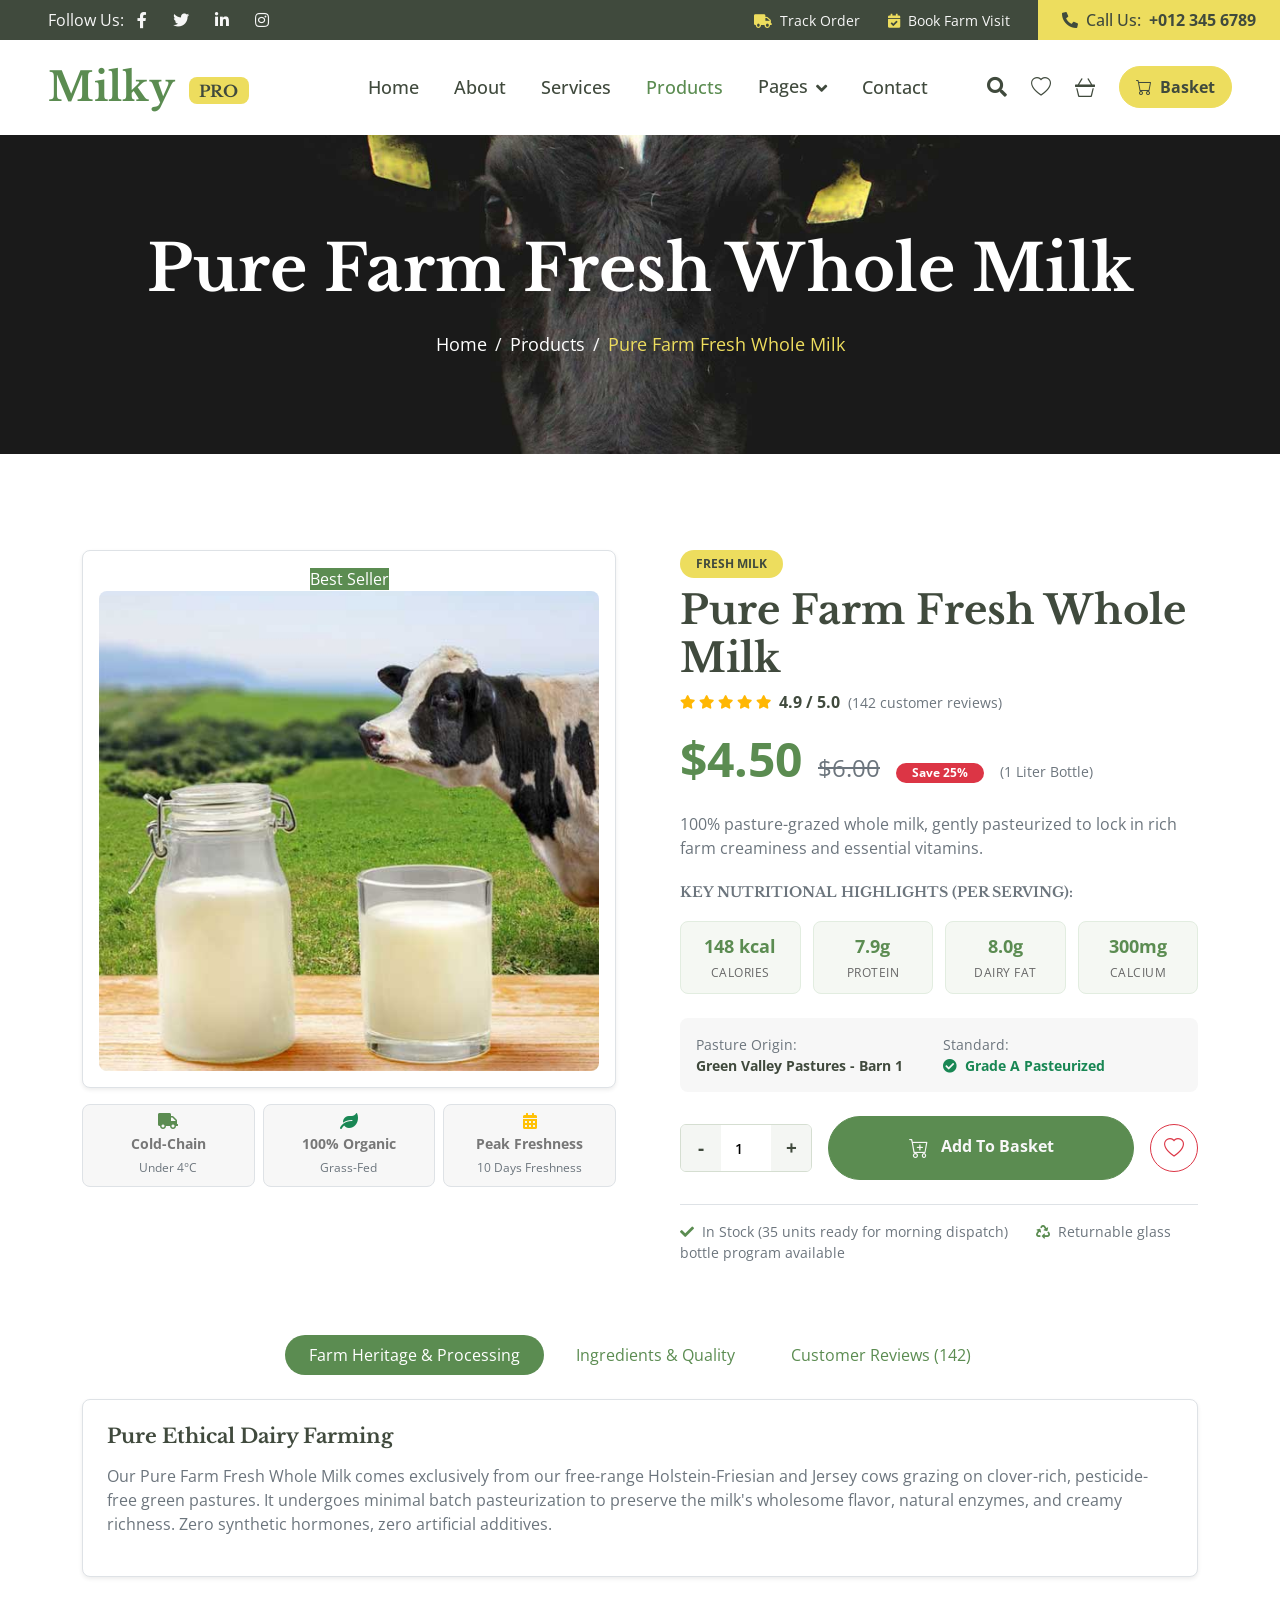
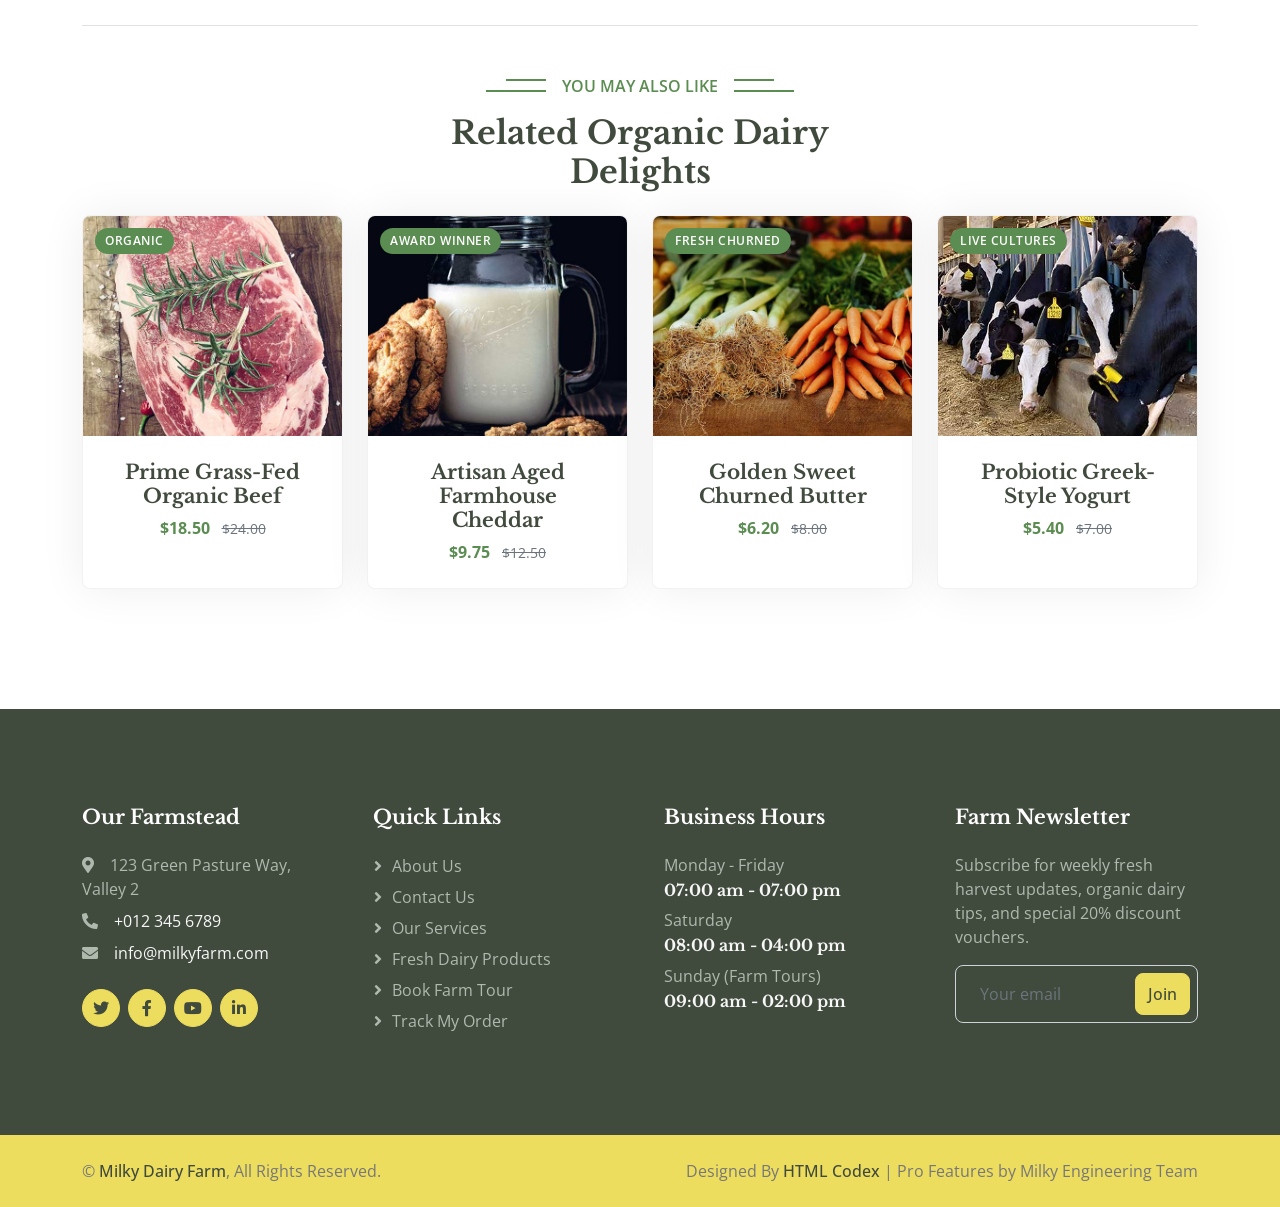
<file: product-detail.html>
<!DOCTYPE html>
<html lang="en">

<head>
    <meta charset="utf-8">
    <title>Product Details - Milky Dairy Farm</title>
    <meta content="width=device-width, initial-scale=1.0" name="viewport">
    <meta content="Fresh dairy product, organic milk details, nutrition facts, farm origin" name="keywords">
    <meta content="Learn about our farm-fresh dairy products, certified organic nutrition, and direct cold-chain delivery." name="description">

    <!-- Favicon -->
    <link href="img/favicon.ico" rel="icon">

    <!-- Google Web Fonts -->
    <link rel="preconnect" href="https://fonts.googleapis.com">
    <link rel="preconnect" href="https://fonts.gstatic.com" crossorigin>
    <link href="https://fonts.googleapis.com/css2?family=Libre+Baskerville:wght@700&family=Open+Sans:wght@400;500;600&display=swap" rel="stylesheet">   

    <!-- Icon Font Stylesheet -->
    <link href="https://cdnjs.cloudflare.com/ajax/libs/font-awesome/5.10.0/css/all.min.css" rel="stylesheet">
    <link href="https://cdn.jsdelivr.net/npm/bootstrap-icons@1.4.1/font/bootstrap-icons.css" rel="stylesheet">

    <!-- Libraries Stylesheet -->
    <link href="lib/animate/animate.min.css" rel="stylesheet">
    <link href="lib/owlcarousel/assets/owl.carousel.min.css" rel="stylesheet">
    <link href="lib/lightbox/css/lightbox.min.css" rel="stylesheet">

    <!-- Customized Bootstrap Stylesheet -->
    <link href="css/bootstrap.min.css" rel="stylesheet">

    <!-- Template Stylesheet -->
    <link href="css/style.css" rel="stylesheet">
    <!-- Pro Features Stylesheet -->
    <link href="css/pro-features.css" rel="stylesheet">
</head>

<body>
    <!-- Spinner Start -->
    <div id="spinner" class="show bg-white position-fixed translate-middle w-100 vh-100 top-50 start-50 d-flex align-items-center justify-content-center">
        <div class="spinner-border text-primary" role="status" style="width: 3rem; height: 3rem;"></div>
    </div>
    <!-- Spinner End -->


    <!-- Topbar Start -->
    <div class="container-fluid bg-dark px-0">
        <div class="row g-0 d-none d-lg-flex">
            <div class="col-lg-6 ps-5 text-start">
                <div class="h-100 d-inline-flex align-items-center text-light">
                    <span>Follow Us:</span>
                    <a class="btn btn-link text-light" href="https://facebook.com" target="_blank" rel="noopener"><i class="fab fa-facebook-f"></i></a>
                    <a class="btn btn-link text-light" href="https://twitter.com" target="_blank" rel="noopener"><i class="fab fa-twitter"></i></a>
                    <a class="btn btn-link text-light" href="https://linkedin.com" target="_blank" rel="noopener"><i class="fab fa-linkedin-in"></i></a>
                    <a class="btn btn-link text-light" href="https://instagram.com" target="_blank" rel="noopener"><i class="fab fa-instagram"></i></a>
                </div>
            </div>
            <div class="col-lg-6 text-end">
                <a href="order-tracking.html" class="text-light me-4 text-decoration-none small"><i class="fa fa-truck me-1 text-secondary"></i> Track Order</a>
                <a href="book-tour.html" class="text-light me-4 text-decoration-none small"><i class="fa fa-calendar-check me-1 text-secondary"></i> Book Farm Visit</a>
                <div class="h-100 bg-secondary d-inline-flex align-items-center text-dark py-2 px-4">
                    <span class="me-2 fw-semi-bold"><i class="fa fa-phone-alt me-2"></i>Call Us:</span>
                    <a href="tel:+0123456789" class="text-dark text-decoration-none fw-bold">+012 345 6789</a>
                </div>
            </div>
        </div>
    </div>
    <!-- Topbar End -->


    <!-- Navbar Start -->
    <nav class="navbar navbar-expand-lg bg-white navbar-light sticky-top px-4 px-lg-5">
        <a href="index.html" class="navbar-brand d-flex align-items-center">
            <h1 class="m-0 text-primary">Milky <span class="badge bg-secondary text-dark fs-6 align-middle ms-1">PRO</span></h1>
        </a>
        <button type="button" class="navbar-toggler me-0" data-bs-toggle="collapse" data-bs-target="#navbarCollapse">
            <span class="navbar-toggler-icon"></span>
        </button>
        <div class="collapse navbar-collapse" id="navbarCollapse">
            <div class="navbar-nav ms-auto p-4 p-lg-0 align-items-lg-center">
                <a href="index.html" class="nav-item nav-link">Home</a>
                <a href="about.html" class="nav-item nav-link">About</a>
                <a href="service.html" class="nav-item nav-link">Services</a>
                <a href="product.html" class="nav-item nav-link active">Products</a>
                <div class="nav-item dropdown">
                    <a href="#" class="nav-link dropdown-toggle" data-bs-toggle="dropdown">Pages</a>
                    <div class="dropdown-menu bg-light m-0 shadow-sm border-0">
                        <a href="gallery.html" class="dropdown-item">Farm Gallery</a>
                        <a href="feature.html" class="dropdown-item">Quality Standards</a>
                        <a href="team.html" class="dropdown-item">Our Team</a>
                        <a href="testimonial.html" class="dropdown-item">Testimonials</a>
                        <a href="book-tour.html" class="dropdown-item text-primary fw-semi-bold">Book Farm Tour</a>
                        <a href="order-tracking.html" class="dropdown-item text-primary fw-semi-bold">Order Tracking</a>
                        <a href="404.html" class="dropdown-item">404 Page</a>
                    </div>
                </div>
                <a href="contact.html" class="nav-item nav-link">Contact</a>
            </div>
            <!-- Pro Navigation Icons -->
            <div class="d-flex align-items-center ms-lg-3 gap-2">
                <button type="button" class="nav-action-btn" data-action="open-search" title="Search catalog">
                    <i class="fa fa-search"></i>
                </button>
                <button type="button" class="nav-action-btn" data-action="open-wishlist" title="Saved favorites">
                    <i class="bi bi-heart"></i>
                    <span class="badge-counter wishlist-count" style="display: none;">0</span>
                </button>
                <button type="button" class="nav-action-btn" data-action="open-cart" title="Shopping basket">
                    <i class="bi bi-basket3"></i>
                    <span class="badge-counter cart-count" style="display: none;">0</span>
                </button>
                <a href="cart.html" class="btn btn-secondary rounded-pill py-2 px-3 ms-2 d-none d-xl-inline-block small fw-bold">
                    <i class="bi bi-cart me-1"></i> Basket
                </a>
            </div>
        </div>
    </nav>
    <!-- Navbar End -->


    <!-- Page Header Start -->
    <div class="container-fluid page-header py-5 mb-5 wow fadeIn" data-wow-delay="0.1s">
        <div class="container text-center py-5">
            <h1 class="display-3 text-white mb-4 animated slideInDown" id="headerProductTitle">Dairy Product Details</h1>
            <nav aria-label="breadcrumb animated slideInDown">
                <ol class="breadcrumb justify-content-center mb-0">
                    <li class="breadcrumb-item"><a href="index.html" class="text-white">Home</a></li>
                    <li class="breadcrumb-item"><a href="product.html" class="text-white">Products</a></li>
                    <li class="breadcrumb-item active text-secondary" aria-current="page" id="breadcrumbProductName">Details</li>
                </ol>
            </nav>
        </div>
    </div>
    <!-- Page Header End -->


    <!-- Product Detail Section Start -->
    <div class="container-xxl py-5">
        <div class="container">
            <div class="row g-5 align-items-start">
                <!-- Product Image Column -->
                <div class="col-lg-6">
                    <div class="position-relative rounded overflow-hidden shadow-sm border bg-white p-3 text-center">
                        <span class="product-badge bg-primary text-white" id="pdBadge">Best Seller</span>
                        <img src="img/product-1.jpg" alt="Product Image" id="pdImage" class="img-fluid rounded" style="max-height: 480px; width: 100%; object-fit: cover;">
                    </div>
                    <div class="row g-2 mt-2">
                        <div class="col-4">
                            <div class="p-2 border rounded text-center bg-light">
                                <i class="fa fa-truck text-primary d-block mb-1"></i>
                                <small class="fw-bold d-block">Cold-Chain</small>
                                <span class="text-muted" style="font-size:0.75rem;">Under 4°C</span>
                            </div>
                        </div>
                        <div class="col-4">
                            <div class="p-2 border rounded text-center bg-light">
                                <i class="fa fa-leaf text-success d-block mb-1"></i>
                                <small class="fw-bold d-block">100% Organic</small>
                                <span class="text-muted" style="font-size:0.75rem;">Grass-Fed</span>
                            </div>
                        </div>
                        <div class="col-4">
                            <div class="p-2 border rounded text-center bg-light">
                                <i class="fa fa-calendar-alt text-warning d-block mb-1"></i>
                                <small class="fw-bold d-block">Peak Freshness</small>
                                <span class="text-muted" style="font-size:0.75rem;" id="pdFreshnessDays">10 Days Shelf</span>
                            </div>
                        </div>
                    </div>
                </div>

                <!-- Product Information Column -->
                <div class="col-lg-6">
                    <div class="ps-lg-3">
                        <span class="badge bg-secondary text-dark px-3 py-2 rounded-pill fw-bold text-uppercase mb-2" id="pdCategory">Fresh Milk</span>
                        <h1 class="display-6 text-dark mb-2" id="pdTitle">Pure Farm Fresh Whole Milk</h1>
                        
                        <!-- Star Rating -->
                        <div class="d-flex align-items-center mb-3 gap-2">
                            <div class="product-rating">
                                <i class="fa fa-star"></i>
                                <i class="fa fa-star"></i>
                                <i class="fa fa-star"></i>
                                <i class="fa fa-star"></i>
                                <i class="fa fa-star"></i>
                            </div>
                            <span class="fw-bold text-dark" id="pdRating">4.9 / 5.0</span>
                            <span class="text-muted small">(<span id="pdReviewsCount">142</span> customer reviews)</span>
                        </div>

                        <!-- Price Section -->
                        <div class="d-flex align-items-baseline mb-4 gap-3">
                            <span class="display-5 fw-bold text-primary" id="pdPrice">$4.50</span>
                            <span class="fs-4 text-decoration-line-through text-muted" id="pdOldPrice">$6.00</span>
                            <span class="badge bg-danger rounded-pill px-3 py-1">Save 25%</span>
                            <span class="text-muted small" id="pdUnit">(1 Liter Bottle)</span>
                        </div>

                        <p class="fs-6 text-muted mb-4" id="pdShortDesc">
                            100% pasture-grazed whole milk, gently pasteurized to lock in rich farm creaminess and essential vitamins.
                        </p>

                        <!-- Nutrition Grid -->
                        <h6 class="text-uppercase text-muted small fw-bold mb-2">Key Nutritional Highlights (Per Serving):</h6>
                        <div class="nutrition-grid mb-4" id="pdNutritionGrid">
                            <!-- Rendered dynamically -->
                        </div>

                        <!-- Farm Origin & Batch -->
                        <div class="card bg-light border-0 p-3 mb-4">
                            <div class="row g-2 small">
                                <div class="col-sm-6">
                                    <span class="text-muted">Pasture Origin:</span>
                                    <strong class="d-block text-dark" id="pdOrigin">Green Valley Pastures - Barn 1</strong>
                                </div>
                                <div class="col-sm-6">
                                    <span class="text-muted">Standard:</span>
                                    <strong class="d-block text-success"><i class="fa fa-check-circle me-1"></i> Grade A Pasteurized</strong>
                                </div>
                            </div>
                        </div>

                        <!-- Purchase & Quantity Controls -->
                        <div class="d-flex flex-wrap align-items-center gap-3 mb-4">
                            <div class="qty-control" style="height: 48px;">
                                <button type="button" class="qty-btn" style="width: 40px; height: 100%; font-size: 1.2rem;" onclick="const q = document.getElementById('pdQuantity'); if (parseInt(q.value)>1) q.value = parseInt(q.value)-1;">-</button>
                                <input type="number" id="pdQuantity" class="qty-val" value="1" min="1" max="50" style="width: 50px; border:none; height:100%;">
                                <button type="button" class="qty-btn" style="width: 40px; height: 100%; font-size: 1.2rem;" onclick="const q = document.getElementById('pdQuantity'); q.value = parseInt(q.value)+1;">+</button>
                            </div>
                            <button type="button" class="btn btn-primary rounded-pill px-4 py-3 fw-bold flex-grow-1" id="pdAddToCartBtn">
                                <i class="bi bi-cart-plus me-2 fs-5 align-middle"></i> Add To Basket
                            </button>
                            <button type="button" class="btn btn-outline-danger btn-square rounded-circle" id="pdWishlistBtn" style="width: 48px; height: 48px;" title="Save to Favorites">
                                <i class="bi bi-heart fs-5"></i>
                            </button>
                        </div>

                        <div class="small text-muted border-top pt-3">
                            <span><i class="fa fa-check text-primary me-2"></i>In Stock (<span id="pdStock">35</span> units ready for morning dispatch)</span>
                            <span class="ms-4"><i class="fa fa-recycle text-primary me-2"></i>Returnable glass bottle program available</span>
                        </div>
                    </div>
                </div>
            </div>

            <!-- Tabs Section: Description, Ingredients, Reviews -->
            <div class="row mt-5 pt-4">
                <div class="col-12">
                    <ul class="nav nav-pills justify-content-center mb-4 gap-2" id="productTabs" role="tablist">
                        <li class="nav-item" role="presentation">
                            <button class="nav-link active rounded-pill px-4" id="desc-tab" data-bs-toggle="pill" data-bs-target="#desc-pane" type="button">Farm Heritage & Processing</button>
                        </li>
                        <li class="nav-item" role="presentation">
                            <button class="nav-link rounded-pill px-4" id="ingr-tab" data-bs-toggle="pill" data-bs-target="#ingr-pane" type="button">Ingredients & Quality</button>
                        </li>
                        <li class="nav-item" role="presentation">
                            <button class="nav-link rounded-pill px-4" id="rev-tab" data-bs-toggle="pill" data-bs-target="#rev-pane" type="button">Customer Reviews (<span id="pdReviewsTabCount">142</span>)</button>
                        </li>
                    </ul>

                    <div class="tab-content bg-white p-4 rounded shadow-sm border" id="productTabContent">
                        <!-- Description Tab -->
                        <div class="tab-pane fade show active" id="desc-pane" role="tabpanel">
                            <h5 class="text-dark mb-3">Pure Ethical Dairy Farming</h5>
                            <p id="pdFullDescription" class="text-muted leading-relaxed">
                                Our cows graze freely across lush, pesticide-free green pastures rich in clover, ryegrass, and native herbs. We follow sustainable holistic land management to nourish the soil, recharge groundwater, and ensure stress-free living for all our cattle.
                            </p>
                        </div>

                        <!-- Ingredients Tab -->
                        <div class="tab-pane fade" id="ingr-pane" role="tabpanel">
                            <h5 class="text-dark mb-3">Pure Ingredients & Farm Transparency</h5>
                            <p><strong>Ingredients:</strong> <span id="pdIngredientsText" class="text-muted">100% Grade-A Whole Cow Milk, Vitamin D3.</span></p>
                            <p class="text-muted small"><strong>Allergens:</strong> Contains Cow's Milk. Naturally gluten-free. Free from artificial colors, synthetic preservation agents, or growth hormone treatments (rBST / rBGH).</p>
                        </div>

                        <!-- Reviews Tab -->
                        <div class="tab-pane fade" id="rev-pane" role="tabpanel">
                            <div class="d-flex justify-content-between align-items-center mb-4">
                                <div>
                                    <h5 class="text-dark mb-1">Customer Feedback</h5>
                                    <div class="product-rating">
                                        <i class="fa fa-star"></i><i class="fa fa-star"></i><i class="fa fa-star"></i><i class="fa fa-star"></i><i class="fa fa-star"></i>
                                        <span class="text-dark fw-bold ms-2">4.9 out of 5</span>
                                    </div>
                                </div>
                                <a href="testimonial.html" class="btn btn-secondary rounded-pill px-4">Leave a Review</a>
                            </div>

                            <div class="border-top pt-3">
                                <div class="mb-3">
                                    <div class="d-flex align-items-center gap-2 mb-1">
                                        <strong class="text-dark">Rachel Miller</strong>
                                        <span class="badge bg-success small">Verified Buyer</span>
                                        <small class="text-muted ms-auto">3 days ago</small>
                                    </div>
                                    <div class="product-rating small mb-1"><i class="fa fa-star"></i><i class="fa fa-star"></i><i class="fa fa-star"></i><i class="fa fa-star"></i><i class="fa fa-star"></i></div>
                                    <p class="text-muted small mb-0">Best tasting milk we have ever had! The cream top is delicious in morning espresso.</p>
                                </div>
                                <div class="mb-3 border-top pt-3">
                                    <div class="d-flex align-items-center gap-2 mb-1">
                                        <strong class="text-dark">George Sanders</strong>
                                        <span class="badge bg-success small">Verified Buyer</span>
                                        <small class="text-muted ms-auto">1 week ago</small>
                                    </div>
                                    <div class="product-rating small mb-1"><i class="fa fa-star"></i><i class="fa fa-star"></i><i class="fa fa-star"></i><i class="fa fa-star"></i><i class="fa fa-star"></i></div>
                                    <p class="text-muted small mb-0">Freshness is unbeatable. Arrived ice-cold on our porch in an insulated crate.</p>
                                </div>
                            </div>
                        </div>
                    </div>
                </div>
            </div>

            <!-- Related Products Section -->
            <div class="mt-5 pt-5 border-top">
                <div class="text-center mx-auto mb-4" style="max-width: 500px;">
                    <p class="section-title bg-white text-center text-primary px-3">You May Also Like</p>
                    <h2 class="mb-4">Related Organic Dairy Delights</h2>
                </div>
                <div class="row gx-4" id="relatedProductsGrid">
                    <!-- Related cards rendered dynamically -->
                </div>
            </div>
        </div>
    </div>
    <!-- Product Detail Section End -->


    <!-- Footer Start -->
    <div class="container-fluid bg-dark footer mt-5 py-5 wow fadeIn" data-wow-delay="0.1s">
        <div class="container py-5">
            <div class="row g-5">
                <div class="col-lg-3 col-md-6">
                    <h5 class="text-white mb-4">Our Farmstead</h5>
                    <p class="mb-2"><i class="fa fa-map-marker-alt me-3"></i>123 Green Pasture Way, Valley 2</p>
                    <p class="mb-2"><i class="fa fa-phone-alt me-3"></i><a href="tel:+0123456789" class="text-light text-decoration-none">+012 345 6789</a></p>
                    <p class="mb-2"><i class="fa fa-envelope me-3"></i><a href="mailto:info@milkyfarm.com" class="text-light text-decoration-none">info@milkyfarm.com</a></p>
                    <div class="d-flex pt-3">
                        <a class="btn btn-square btn-secondary rounded-circle me-2" href="https://twitter.com" target="_blank" rel="noopener"><i class="fab fa-twitter"></i></a>
                        <a class="btn btn-square btn-secondary rounded-circle me-2" href="https://facebook.com" target="_blank" rel="noopener"><i class="fab fa-facebook-f"></i></a>
                        <a class="btn btn-square btn-secondary rounded-circle me-2" href="https://youtube.com" target="_blank" rel="noopener"><i class="fab fa-youtube"></i></a>
                        <a class="btn btn-square btn-secondary rounded-circle me-2" href="https://linkedin.com" target="_blank" rel="noopener"><i class="fab fa-linkedin-in"></i></a>
                    </div>
                </div>
                <div class="col-lg-3 col-md-6">
                    <h5 class="text-white mb-4">Quick Links</h5>
                    <a class="btn btn-link" href="about.html">About Us</a>
                    <a class="btn btn-link" href="contact.html">Contact Us</a>
                    <a class="btn btn-link" href="service.html">Our Services</a>
                    <a class="btn btn-link" href="product.html">Fresh Dairy Products</a>
                    <a class="btn btn-link" href="book-tour.html">Book Farm Tour</a>
                    <a class="btn btn-link" href="order-tracking.html">Track My Order</a>
                </div>
                <div class="col-lg-3 col-md-6">
                    <h5 class="text-white mb-4">Business Hours</h5>
                    <p class="mb-1">Monday - Friday</p>
                    <h6 class="text-light">07:00 am - 07:00 pm</h6>
                    <p class="mb-1">Saturday</p>
                    <h6 class="text-light">08:00 am - 04:00 pm</h6>
                    <p class="mb-1">Sunday (Farm Tours)</p>
                    <h6 class="text-light">09:00 am - 02:00 pm</h6>
                </div>
                <div class="col-lg-3 col-md-6">
                    <h5 class="text-white mb-4">Farm Newsletter</h5>
                    <p>Subscribe for weekly fresh harvest updates, organic dairy tips, and special 20% discount vouchers.</p>
                    <form class="newsletter-form position-relative w-100">
                        <input class="form-control bg-transparent w-100 py-3 ps-4 pe-5 text-white" type="email" placeholder="Your email" required>
                        <button type="submit" class="btn btn-secondary py-2 position-absolute top-0 end-0 mt-2 me-2">Join</button>
                    </form>
                </div>
            </div>
        </div>
    </div>
    <!-- Footer End -->


    <!-- Copyright Start -->
    <div class="container-fluid bg-secondary text-body copyright py-4">
        <div class="container">
            <div class="row">
                <div class="col-md-6 text-center text-md-start mb-3 mb-md-0">
                    &copy; <a class="fw-semi-bold text-dark" href="index.html">Milky Dairy Farm</a>, All Rights Reserved.
                </div>
                <div class="col-md-6 text-center text-md-end">
                    Designed By <a class="fw-semi-bold text-dark" href="https://htmlcodex.com" target="_blank" rel="noopener">HTML Codex</a> | Pro Features by Milky Engineering Team
                </div>
            </div>
        </div>
    </div>
    <!-- Copyright End -->


    <!-- ==================== PRO OVERLAYS & MODALS ==================== -->

    <!-- Offcanvas Cart Drawer -->
    <div class="offcanvas offcanvas-end offcanvas-cart" tabindex="-1" id="offcanvasCart" aria-labelledby="offcanvasCartLabel">
        <div class="offcanvas-header">
            <h5 class="offcanvas-title text-dark fw-bold" id="offcanvasCartLabel">
                <i class="bi bi-basket3 text-primary me-2"></i> Your Basket (<span class="cart-count">0</span>)
            </h5>
            <button type="button" class="btn-close text-reset" data-bs-dismiss="offcanvas" aria-label="Close"></button>
        </div>
        <div class="offcanvas-body" id="offcanvasCartItems"></div>
        <div class="p-3 border-top bg-light" id="offcanvasCartFooter">
            <div class="d-flex justify-content-between mb-2">
                <span class="text-muted">Subtotal:</span>
                <span class="fw-bold" id="drawerSubtotal">$0.00</span>
            </div>
            <div class="d-flex justify-content-between mb-3">
                <span class="fw-bold text-dark">Estimated Total:</span>
                <span class="fs-5 fw-bold text-primary" id="drawerTotal">$0.00</span>
            </div>
            <div class="d-grid gap-2">
                <a href="cart.html" class="btn btn-outline-secondary rounded-pill py-2">View Full Basket</a>
                <a href="checkout.html" class="btn btn-primary rounded-pill py-2 fw-bold">Proceed To Checkout</a>
            </div>
        </div>
    </div>

    <!-- Offcanvas Wishlist Drawer -->
    <div class="offcanvas offcanvas-end offcanvas-cart" tabindex="-1" id="offcanvasWishlist" aria-labelledby="offcanvasWishlistLabel">
        <div class="offcanvas-header">
            <h5 class="offcanvas-title text-dark fw-bold" id="offcanvasWishlistLabel">
                <i class="bi bi-heart text-danger me-2"></i> Saved Favorites (<span class="wishlist-count">0</span>)
            </h5>
            <button type="button" class="btn-close text-reset" data-bs-dismiss="offcanvas" aria-label="Close"></button>
        </div>
        <div class="offcanvas-body" id="offcanvasWishlistItems"></div>
    </div>

    <!-- Live Search Modal -->
    <div class="search-modal-backdrop" id="proSearchModal">
        <div class="search-modal-box">
            <div class="search-input-wrapper">
                <i class="fa fa-search text-primary fs-5"></i>
                <input type="text" id="proSearchInput" placeholder="Search milk, cheese, butter, tours, services...">
                <button type="button" class="btn btn-sm btn-light rounded-circle" id="closeSearchModalBtn"><i class="bi bi-x fs-5"></i></button>
            </div>
            <div class="search-results-list" id="proSearchResults"></div>
        </div>
    </div>

    <!-- Toast Notification Container -->
    <div id="proToastContainer"></div>


    <!-- JavaScript Libraries -->
    <script src="https://code.jquery.com/jquery-3.4.1.min.js"></script>
    <script src="https://cdn.jsdelivr.net/npm/bootstrap@5.0.0/dist/js/bootstrap.bundle.min.js"></script>
    <script src="lib/wow/wow.min.js"></script>
    <script src="lib/easing/easing.min.js"></script>
    <script src="lib/waypoints/waypoints.min.js"></script>
    <script src="lib/owlcarousel/owl.carousel.min.js"></script>
    <script src="lib/counterup/counterup.min.js"></script>
    <script src="lib/parallax/parallax.min.js"></script>
    <script src="lib/lightbox/js/lightbox.min.js"></script>

    <!-- Template Javascript -->
    <script src="js/main.js"></script>
    <!-- Pro Features Logic -->
    <script src="js/pro-data.js"></script>
    <script src="js/pro-app.js"></script>

    <script>
        document.addEventListener("DOMContentLoaded", function () {
            const urlParams = new URLSearchParams(window.location.search);
            const productId = parseInt(urlParams.get("id"), 10) || 1;
            const product = MilkyData.getProductById(productId) || MilkyData.getProducts()[0];

            document.title = `${product.name} - Milky Dairy Farm`;
            document.getElementById("headerProductTitle").textContent = product.name;
            document.getElementById("breadcrumbProductName").textContent = product.name;
            document.getElementById("pdBadge").textContent = product.badge;
            document.getElementById("pdImage").src = product.img;
            document.getElementById("pdCategory").textContent = product.categoryLabel;
            document.getElementById("pdTitle").textContent = product.name;
            document.getElementById("pdRating").textContent = `${product.rating} / 5.0`;
            document.getElementById("pdReviewsCount").textContent = product.reviewsCount;
            document.getElementById("pdReviewsTabCount").textContent = product.reviewsCount;
            document.getElementById("pdPrice").textContent = `$${product.price.toFixed(2)}`;
            document.getElementById("pdOldPrice").textContent = `$${product.oldPrice.toFixed(2)}`;
            document.getElementById("pdUnit").textContent = `(${product.unit})`;
            document.getElementById("pdShortDesc").textContent = product.shortDesc;
            document.getElementById("pdOrigin").textContent = product.origin;
            document.getElementById("pdStock").textContent = product.stock;
            document.getElementById("pdFreshnessDays").textContent = `${product.freshnessDays} Days Freshness`;
            document.getElementById("pdFullDescription").textContent = product.description;
            document.getElementById("pdIngredientsText").textContent = product.ingredients;

            // Nutrition Grid
            const nutBox = document.getElementById("pdNutritionGrid");
            if (product.nutrition) {
                nutBox.innerHTML = `
                    <div class="nutrition-pill">
                        <span class="nutrient-val">${product.nutrition.calories}</span>
                        <span class="nutrient-lbl">Calories</span>
                    </div>
                    <div class="nutrition-pill">
                        <span class="nutrient-val">${product.nutrition.protein}</span>
                        <span class="nutrient-lbl">Protein</span>
                    </div>
                    <div class="nutrition-pill">
                        <span class="nutrient-val">${product.nutrition.fat}</span>
                        <span class="nutrient-lbl">Dairy Fat</span>
                    </div>
                    <div class="nutrition-pill">
                        <span class="nutrient-val">${product.nutrition.calcium}</span>
                        <span class="nutrient-lbl">Calcium</span>
                    </div>
                `;
            }

            // Wire Add to cart
            document.getElementById("pdAddToCartBtn").onclick = function () {
                const qty = parseInt(document.getElementById("pdQuantity").value, 10) || 1;
                MilkyApp.addToCart(product.id, qty);
            };

            // Wire Wishlist
            const wlBtn = document.getElementById("pdWishlistBtn");
            wlBtn.setAttribute("data-wishlist-id", product.id);
            wlBtn.onclick = function () {
                MilkyApp.toggleWishlist(product.id);
            };

            // Render Related Products (products from same or other categories)
            const related = MilkyData.getProducts().filter(p => p.id !== product.id).slice(0, 4);
            const relBox = document.getElementById("relatedProductsGrid");
            let relHtml = "";
            related.forEach(item => {
                relHtml += `
                    <div class="col-md-6 col-lg-3 mb-4">
                        <div class="product-item h-100">
                            <div class="position-relative">
                                <span class="product-badge bg-primary text-white">${item.badge}</span>
                                <img class="img-fluid w-100" src="${item.img}" alt="${item.name}" style="height: 220px; object-fit: cover;">
                                <div class="product-overlay">
                                    <a class="btn btn-square btn-secondary rounded-circle m-1" href="product-detail.html?id=${item.id}" title="View Details"><i class="bi bi-eye"></i></a>
                                    <button type="button" class="btn btn-square btn-secondary rounded-circle m-1" onclick="MilkyApp.addToCart(${item.id}, 1)" title="Add to Cart"><i class="bi bi-cart"></i></button>
                                    <button type="button" class="btn btn-square btn-secondary rounded-circle m-1 btn-wishlist" data-wishlist-id="${item.id}" onclick="MilkyApp.toggleWishlist(${item.id})" title="Wishlist"><i class="bi bi-heart"></i></button>
                                </div>
                            </div>
                            <div class="text-center p-4">
                                <a class="d-block h5 mb-2 text-dark text-decoration-none" href="product-detail.html?id=${item.id}">${item.name}</a>
                                <span class="text-primary fw-bold me-2">$${item.price.toFixed(2)}</span>
                                <span class="text-decoration-line-through text-muted small">$${item.oldPrice.toFixed(2)}</span>
                            </div>
                        </div>
                    </div>
                `;
            });
            relBox.innerHTML = relHtml;
        });
    </script>
</body>

</html>
</file>
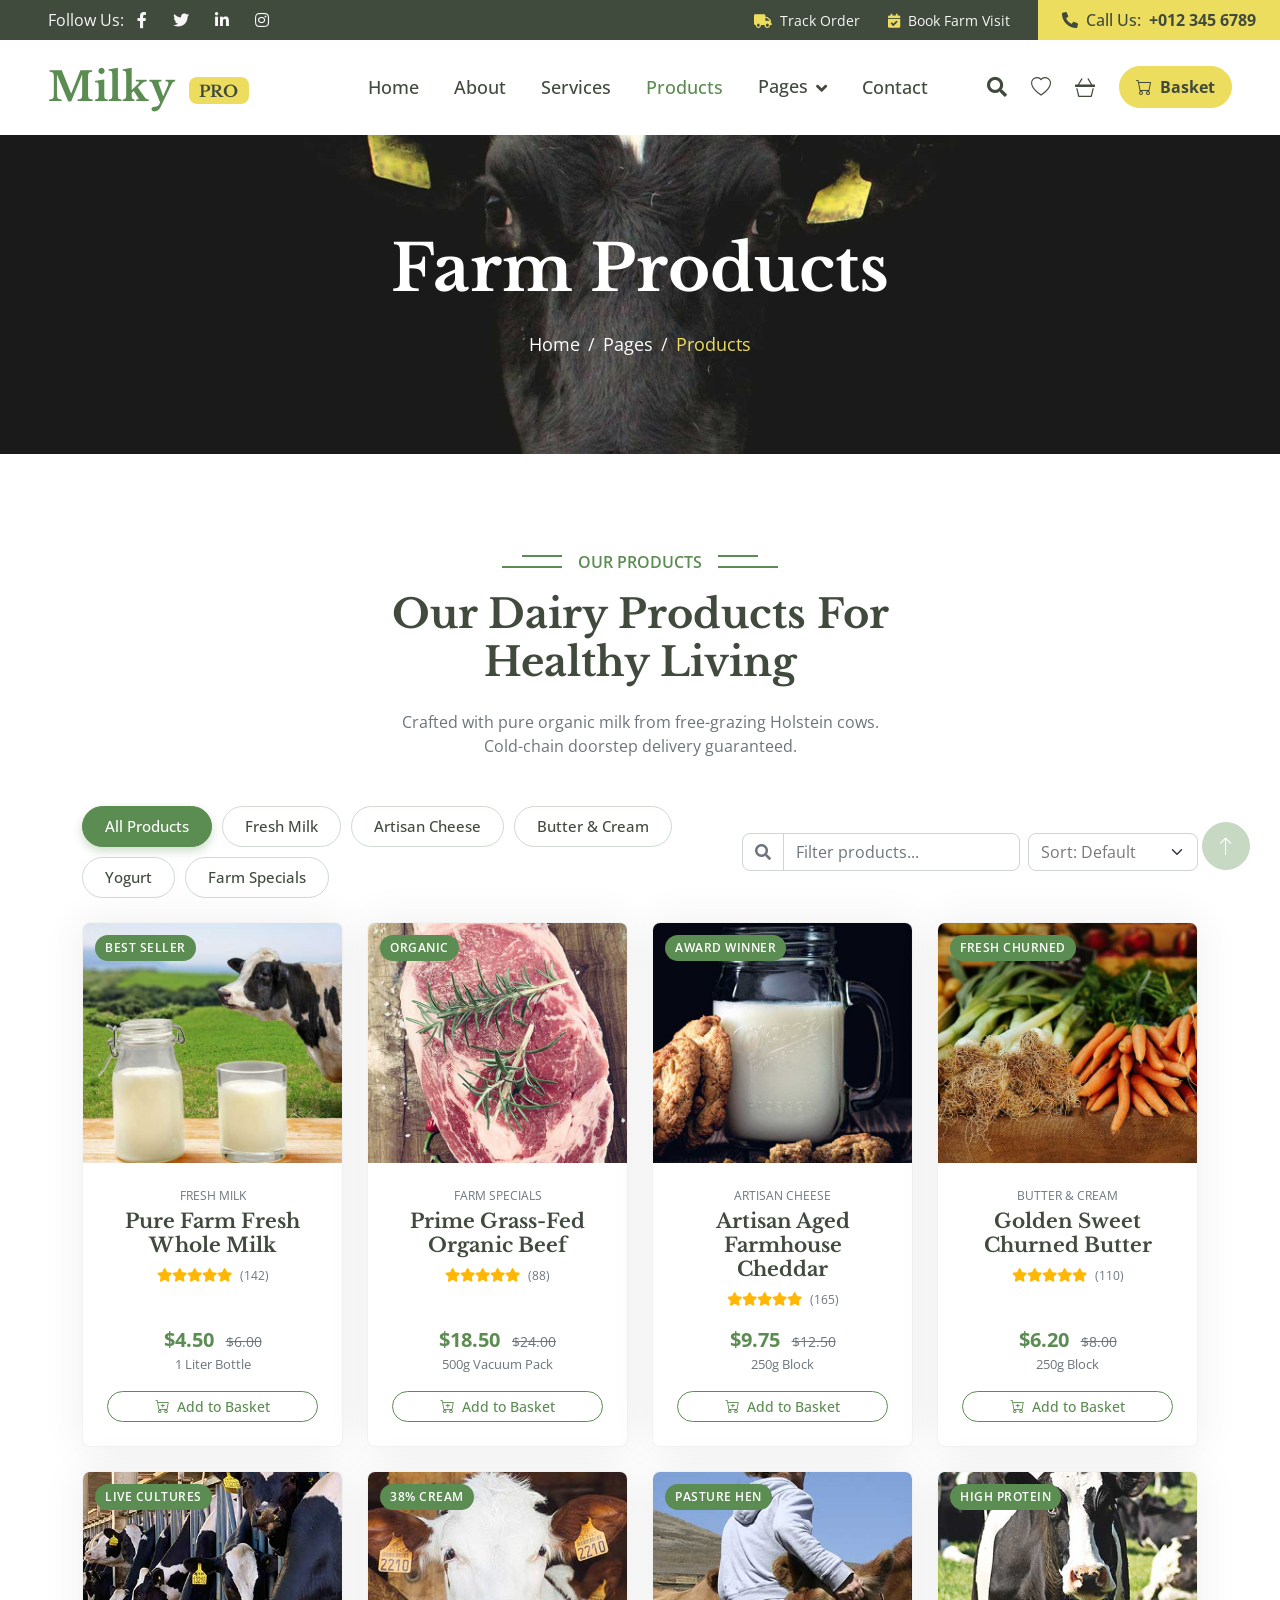
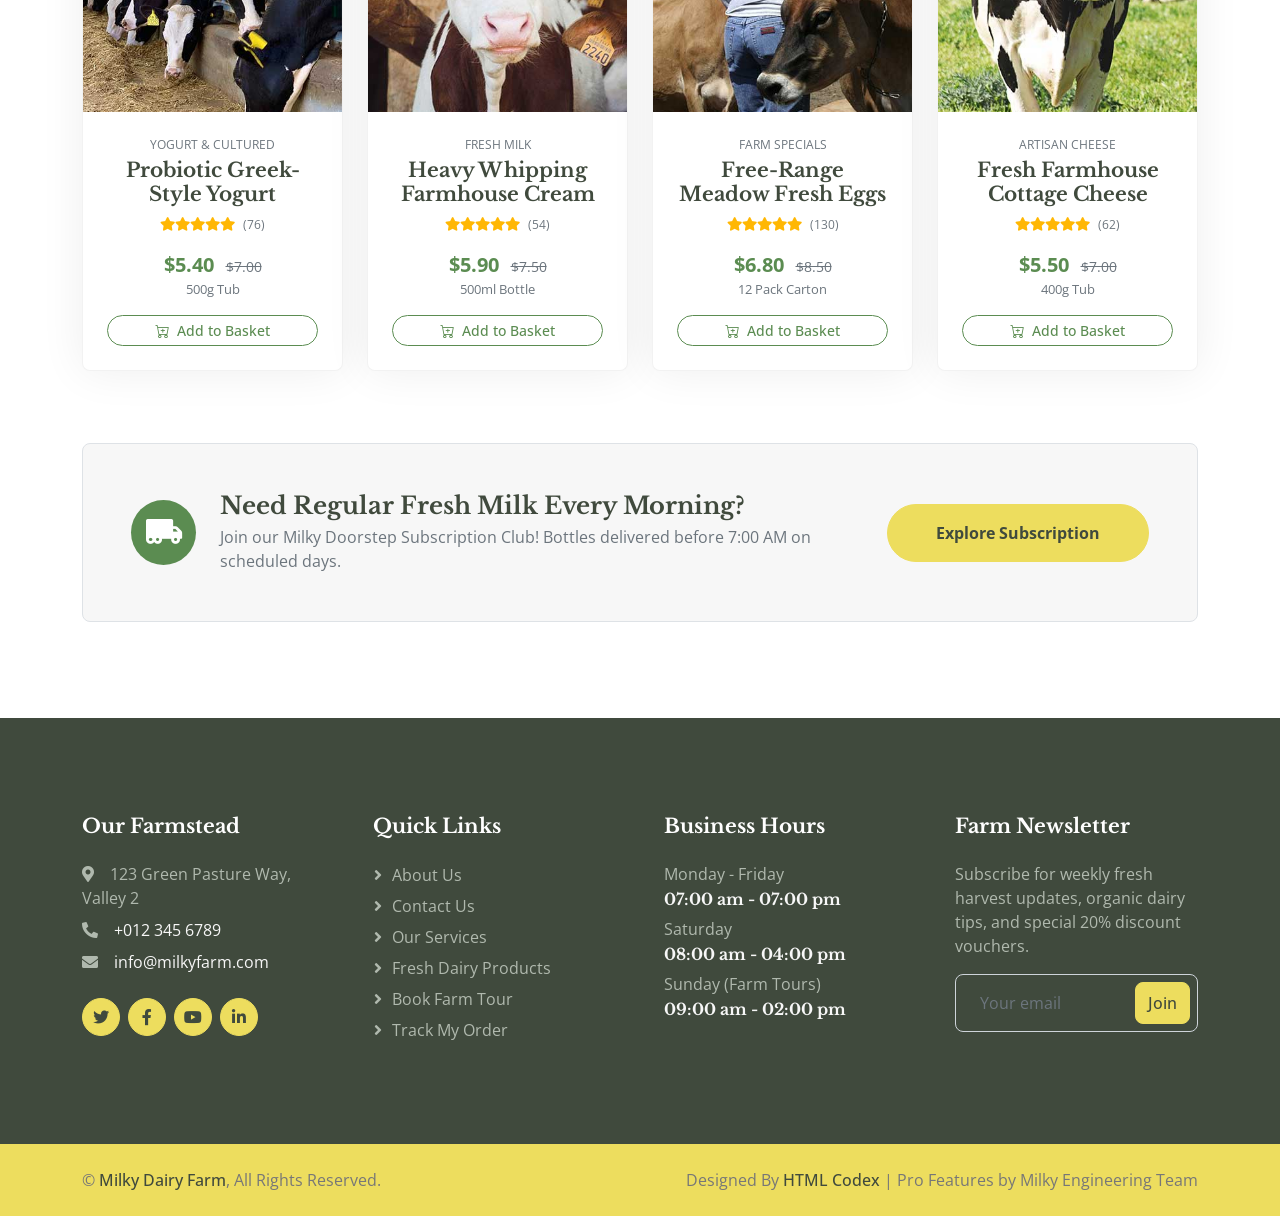
<file: product.html>
<!DOCTYPE html>
<html lang="en">

<head>
    <meta charset="utf-8">
    <title>Organic Dairy Products & Farm Shop - Milky</title>
    <meta content="width=device-width, initial-scale=1.0" name="viewport">
    <meta content="Organic milk, artisan cheese, farm butter, yogurt, pasture eggs" name="keywords">
    <meta content="Browse our complete farmstead dairy collection. 100% pasture-raised, grass-fed, and cold-chain delivered." name="description">

    <!-- Favicon -->
    <link href="img/favicon.ico" rel="icon">

    <!-- Google Web Fonts -->
    <link rel="preconnect" href="https://fonts.googleapis.com">
    <link rel="preconnect" href="https://fonts.gstatic.com" crossorigin>
    <link href="https://fonts.googleapis.com/css2?family=Libre+Baskerville:wght@700&family=Open+Sans:wght@400;500;600&display=swap" rel="stylesheet">   

    <!-- Icon Font Stylesheet -->
    <link href="https://cdnjs.cloudflare.com/ajax/libs/font-awesome/5.10.0/css/all.min.css" rel="stylesheet">
    <link href="https://cdn.jsdelivr.net/npm/bootstrap-icons@1.4.1/font/bootstrap-icons.css" rel="stylesheet">

    <!-- Libraries Stylesheet -->
    <link href="lib/animate/animate.min.css" rel="stylesheet">
    <link href="lib/owlcarousel/assets/owl.carousel.min.css" rel="stylesheet">
    <link href="lib/lightbox/css/lightbox.min.css" rel="stylesheet">

    <!-- Customized Bootstrap Stylesheet -->
    <link href="css/bootstrap.min.css" rel="stylesheet">

    <!-- Template Stylesheet -->
    <link href="css/style.css" rel="stylesheet">
    <!-- Pro Features Stylesheet -->
    <link href="css/pro-features.css" rel="stylesheet">
</head>

<body>
    <!-- Spinner Start -->
    <div id="spinner" class="show bg-white position-fixed translate-middle w-100 vh-100 top-50 start-50 d-flex align-items-center justify-content-center">
        <div class="spinner-border text-primary" role="status" style="width: 3rem; height: 3rem;"></div>
    </div>
    <!-- Spinner End -->


    <!-- Topbar Start -->
    <div class="container-fluid bg-dark px-0">
        <div class="row g-0 d-none d-lg-flex">
            <div class="col-lg-6 ps-5 text-start">
                <div class="h-100 d-inline-flex align-items-center text-light">
                    <span>Follow Us:</span>
                    <a class="btn btn-link text-light" href="https://facebook.com" target="_blank" rel="noopener"><i class="fab fa-facebook-f"></i></a>
                    <a class="btn btn-link text-light" href="https://twitter.com" target="_blank" rel="noopener"><i class="fab fa-twitter"></i></a>
                    <a class="btn btn-link text-light" href="https://linkedin.com" target="_blank" rel="noopener"><i class="fab fa-linkedin-in"></i></a>
                    <a class="btn btn-link text-light" href="https://instagram.com" target="_blank" rel="noopener"><i class="fab fa-instagram"></i></a>
                </div>
            </div>
            <div class="col-lg-6 text-end">
                <a href="order-tracking.html" class="text-light me-4 text-decoration-none small"><i class="fa fa-truck me-1 text-secondary"></i> Track Order</a>
                <a href="book-tour.html" class="text-light me-4 text-decoration-none small"><i class="fa fa-calendar-check me-1 text-secondary"></i> Book Farm Visit</a>
                <div class="h-100 bg-secondary d-inline-flex align-items-center text-dark py-2 px-4">
                    <span class="me-2 fw-semi-bold"><i class="fa fa-phone-alt me-2"></i>Call Us:</span>
                    <a href="tel:+0123456789" class="text-dark text-decoration-none fw-bold">+012 345 6789</a>
                </div>
            </div>
        </div>
    </div>
    <!-- Topbar End -->


    <!-- Navbar Start -->
    <nav class="navbar navbar-expand-lg bg-white navbar-light sticky-top px-4 px-lg-5">
        <a href="index.html" class="navbar-brand d-flex align-items-center">
            <h1 class="m-0 text-primary">Milky <span class="badge bg-secondary text-dark fs-6 align-middle ms-1">PRO</span></h1>
        </a>
        <button type="button" class="navbar-toggler me-0" data-bs-toggle="collapse" data-bs-target="#navbarCollapse">
            <span class="navbar-toggler-icon"></span>
        </button>
        <div class="collapse navbar-collapse" id="navbarCollapse">
            <div class="navbar-nav ms-auto p-4 p-lg-0 align-items-lg-center">
                <a href="index.html" class="nav-item nav-link">Home</a>
                <a href="about.html" class="nav-item nav-link">About</a>
                <a href="service.html" class="nav-item nav-link">Services</a>
                <a href="product.html" class="nav-item nav-link active">Products</a>
                <div class="nav-item dropdown">
                    <a href="#" class="nav-link dropdown-toggle" data-bs-toggle="dropdown">Pages</a>
                    <div class="dropdown-menu bg-light m-0 shadow-sm border-0">
                        <a href="gallery.html" class="dropdown-item">Farm Gallery</a>
                        <a href="feature.html" class="dropdown-item">Quality Standards</a>
                        <a href="team.html" class="dropdown-item">Our Team</a>
                        <a href="testimonial.html" class="dropdown-item">Testimonials</a>
                        <a href="book-tour.html" class="dropdown-item text-primary fw-semi-bold">Book Farm Tour</a>
                        <a href="order-tracking.html" class="dropdown-item text-primary fw-semi-bold">Order Tracking</a>
                        <a href="404.html" class="dropdown-item">404 Page</a>
                    </div>
                </div>
                <a href="contact.html" class="nav-item nav-link">Contact</a>
            </div>
            <!-- Pro Navigation Icons -->
            <div class="d-flex align-items-center ms-lg-3 gap-2">
                <button type="button" class="nav-action-btn" data-action="open-search" title="Search catalog">
                    <i class="fa fa-search"></i>
                </button>
                <button type="button" class="nav-action-btn" data-action="open-wishlist" title="Saved favorites">
                    <i class="bi bi-heart"></i>
                    <span class="badge-counter wishlist-count" style="display: none;">0</span>
                </button>
                <button type="button" class="nav-action-btn" data-action="open-cart" title="Shopping basket">
                    <i class="bi bi-basket3"></i>
                    <span class="badge-counter cart-count" style="display: none;">0</span>
                </button>
                <a href="cart.html" class="btn btn-secondary rounded-pill py-2 px-3 ms-2 d-none d-xl-inline-block small fw-bold">
                    <i class="bi bi-cart me-1"></i> Basket
                </a>
            </div>
        </div>
    </nav>
    <!-- Navbar End -->


    <!-- Page Header Start -->
    <div class="container-fluid page-header py-5 mb-5 wow fadeIn" data-wow-delay="0.1s">
        <div class="container text-center py-5">
            <h1 class="display-3 text-white mb-4 animated slideInDown">Farm Products</h1>
            <nav aria-label="breadcrumb animated slideInDown">
                <ol class="breadcrumb justify-content-center mb-0">
                    <li class="breadcrumb-item"><a href="index.html" class="text-white">Home</a></li>
                    <li class="breadcrumb-item"><a href="about.html" class="text-white">Pages</a></li>
                    <li class="breadcrumb-item active text-secondary" aria-current="page">Products</li>
                </ol>
            </nav>
        </div>
    </div>
    <!-- Page Header End -->


    <!-- Product Section Start -->
    <div class="container-xxl py-5">
        <div class="container">
            <div class="text-center mx-auto wow fadeInUp" data-wow-delay="0.1s" style="max-width: 500px;">
                <p class="section-title bg-white text-center text-primary px-3">Our Products</p>
                <h1 class="mb-4">Our Dairy Products For Healthy Living</h1>
                <p class="text-muted mb-5">Crafted with pure organic milk from free-grazing Holstein cows. Cold-chain doorstep delivery guaranteed.</p>
            </div>

            <!-- Pro Filter Toolbar: Category Pills, In-page Search, and Sort Dropdown -->
            <div class="row align-items-center mb-4 g-3">
                <div class="col-lg-7">
                    <div class="filter-pills-wrapper justify-content-lg-start mb-0">
                        <button type="button" class="filter-pill-btn active" data-filter="all">All Products</button>
                        <button type="button" class="filter-pill-btn" data-filter="milk">Fresh Milk</button>
                        <button type="button" class="filter-pill-btn" data-filter="cheese">Artisan Cheese</button>
                        <button type="button" class="filter-pill-btn" data-filter="butter">Butter & Cream</button>
                        <button type="button" class="filter-pill-btn" data-filter="yogurt">Yogurt</button>
                        <button type="button" class="filter-pill-btn" data-filter="specials">Farm Specials</button>
                    </div>
                </div>
                <div class="col-lg-5">
                    <div class="d-flex gap-2">
                        <div class="input-group">
                            <span class="input-group-text bg-white"><i class="fa fa-search text-muted"></i></span>
                            <input type="text" id="productSearchFilter" class="form-control" placeholder="Filter products...">
                        </div>
                        <select id="productSortSelect" class="form-select" style="max-width: 170px;">
                            <option value="default">Sort: Default</option>
                            <option value="price-asc">Price: Low to High</option>
                            <option value="price-desc">Price: High to Low</option>
                            <option value="rating">Top Rated</option>
                        </select>
                    </div>
                </div>
            </div>

            <!-- Products Grid -->
            <div class="row gx-4 gy-4" id="productsGridContainer">
                <!-- Products rendered dynamically by JavaScript -->
            </div>

            <!-- Delivery Promotion Banner -->
            <div class="row mt-5 pt-4">
                <div class="col-12">
                    <div class="bg-light rounded p-4 p-md-5 border d-flex flex-column flex-md-row justify-content-between align-items-center gap-3">
                        <div class="d-flex align-items-center gap-4">
                            <div class="btn-square bg-primary text-white rounded-circle flex-shrink-0" style="width: 65px; height: 65px; font-size: 1.8rem;">
                                <i class="fa fa-truck-moving"></i>
                            </div>
                            <div>
                                <h4 class="mb-1 text-dark">Need Regular Fresh Milk Every Morning?</h4>
                                <p class="text-muted mb-0">Join our Milky Doorstep Subscription Club! Bottles delivered before 7:00 AM on scheduled days.</p>
                            </div>
                        </div>
                        <a href="book-tour.html?service=milk-subscription" class="btn btn-secondary rounded-pill py-3 px-5 fw-bold text-nowrap">
                            Explore Subscription
                        </a>
                    </div>
                </div>
            </div>
        </div>
    </div>
    <!-- Product Section End -->


    <!-- Footer Start -->
    <div class="container-fluid bg-dark footer mt-5 py-5 wow fadeIn" data-wow-delay="0.1s">
        <div class="container py-5">
            <div class="row g-5">
                <div class="col-lg-3 col-md-6">
                    <h5 class="text-white mb-4">Our Farmstead</h5>
                    <p class="mb-2"><i class="fa fa-map-marker-alt me-3"></i>123 Green Pasture Way, Valley 2</p>
                    <p class="mb-2"><i class="fa fa-phone-alt me-3"></i><a href="tel:+0123456789" class="text-light text-decoration-none">+012 345 6789</a></p>
                    <p class="mb-2"><i class="fa fa-envelope me-3"></i><a href="mailto:info@milkyfarm.com" class="text-light text-decoration-none">info@milkyfarm.com</a></p>
                    <div class="d-flex pt-3">
                        <a class="btn btn-square btn-secondary rounded-circle me-2" href="https://twitter.com" target="_blank" rel="noopener"><i class="fab fa-twitter"></i></a>
                        <a class="btn btn-square btn-secondary rounded-circle me-2" href="https://facebook.com" target="_blank" rel="noopener"><i class="fab fa-facebook-f"></i></a>
                        <a class="btn btn-square btn-secondary rounded-circle me-2" href="https://youtube.com" target="_blank" rel="noopener"><i class="fab fa-youtube"></i></a>
                        <a class="btn btn-square btn-secondary rounded-circle me-2" href="https://linkedin.com" target="_blank" rel="noopener"><i class="fab fa-linkedin-in"></i></a>
                    </div>
                </div>
                <div class="col-lg-3 col-md-6">
                    <h5 class="text-white mb-4">Quick Links</h5>
                    <a class="btn btn-link" href="about.html">About Us</a>
                    <a class="btn btn-link" href="contact.html">Contact Us</a>
                    <a class="btn btn-link" href="service.html">Our Services</a>
                    <a class="btn btn-link" href="product.html">Fresh Dairy Products</a>
                    <a class="btn btn-link" href="book-tour.html">Book Farm Tour</a>
                    <a class="btn btn-link" href="order-tracking.html">Track My Order</a>
                </div>
                <div class="col-lg-3 col-md-6">
                    <h5 class="text-white mb-4">Business Hours</h5>
                    <p class="mb-1">Monday - Friday</p>
                    <h6 class="text-light">07:00 am - 07:00 pm</h6>
                    <p class="mb-1">Saturday</p>
                    <h6 class="text-light">08:00 am - 04:00 pm</h6>
                    <p class="mb-1">Sunday (Farm Tours)</p>
                    <h6 class="text-light">09:00 am - 02:00 pm</h6>
                </div>
                <div class="col-lg-3 col-md-6">
                    <h5 class="text-white mb-4">Farm Newsletter</h5>
                    <p>Subscribe for weekly fresh harvest updates, organic dairy tips, and special 20% discount vouchers.</p>
                    <form class="newsletter-form position-relative w-100">
                        <input class="form-control bg-transparent w-100 py-3 ps-4 pe-5 text-white" type="email" placeholder="Your email" required>
                        <button type="submit" class="btn btn-secondary py-2 position-absolute top-0 end-0 mt-2 me-2">Join</button>
                    </form>
                </div>
            </div>
        </div>
    </div>
    <!-- Footer End -->


    <!-- Copyright Start -->
    <div class="container-fluid bg-secondary text-body copyright py-4">
        <div class="container">
            <div class="row">
                <div class="col-md-6 text-center text-md-start mb-3 mb-md-0">
                    &copy; <a class="fw-semi-bold text-dark" href="index.html">Milky Dairy Farm</a>, All Rights Reserved.
                </div>
                <div class="col-md-6 text-center text-md-end">
                    Designed By <a class="fw-semi-bold text-dark" href="https://htmlcodex.com" target="_blank" rel="noopener">HTML Codex</a> | Pro Features by Milky Engineering Team
                </div>
            </div>
        </div>
    </div>
    <!-- Copyright End -->


    <!-- Back to Top -->
    <a href="#" class="btn btn-lg btn-primary btn-lg-square rounded-circle back-to-top"><i class="bi bi-arrow-up"></i></a>


    <!-- ==================== PRO OVERLAYS & MODALS ==================== -->

    <!-- Product Quick View Modal -->
    <div class="modal fade" id="quickViewModal" tabindex="-1" aria-labelledby="quickViewModalLabel" aria-hidden="true">
        <div class="modal-dialog modal-dialog-centered modal-lg">
            <div class="modal-content border-0 shadow">
                <div class="modal-header border-0 pb-0">
                    <span class="badge bg-secondary text-dark px-3 py-1 rounded-pill" id="qvCategory">Fresh Milk</span>
                    <button type="button" class="btn-close" data-bs-dismiss="modal" aria-label="Close"></button>
                </div>
                <div class="modal-body p-4 pt-2">
                    <div class="row g-4 align-items-center">
                        <div class="col-md-5 text-center">
                            <img src="img/product-1.jpg" id="qvImage" class="img-fluid rounded border shadow-sm" alt="Product" style="max-height: 280px; object-fit: cover;">
                        </div>
                        <div class="col-md-7">
                            <h4 class="mb-1 text-dark" id="qvTitle">Pure Farm Fresh Milk</h4>
                            <div class="d-flex align-items-center mb-2 gap-2">
                                <div class="product-rating">
                                    <i class="fa fa-star"></i><i class="fa fa-star"></i><i class="fa fa-star"></i><i class="fa fa-star"></i><i class="fa fa-star"></i>
                                </div>
                                <span class="text-muted small">5.0 (Certified Organic)</span>
                            </div>
                            <div class="d-flex align-items-baseline gap-2 mb-3">
                                <span class="fs-3 fw-bold text-primary" id="qvPrice">$4.50</span>
                                <span class="text-decoration-line-through text-muted small" id="qvOldPrice">$6.00</span>
                                <span class="text-muted small" id="qvUnit">(1 Liter)</span>
                            </div>
                            <p class="text-muted small mb-3" id="qvDescription">
                                100% pasture-grazed whole milk, gently pasteurized to lock in farm creaminess and vitamins.
                            </p>
                            <!-- Nutrition pills -->
                            <div class="nutrition-grid mb-3" id="qvNutrition" style="grid-template-columns: repeat(4, 1fr);">
                                <!-- Populated by JS -->
                            </div>
                            <div class="d-flex gap-2 align-items-center">
                                <div class="qty-control" style="height: 42px;">
                                    <button type="button" class="qty-btn" onclick="const q = document.getElementById('qvQty'); if (parseInt(q.value)>1) q.value = parseInt(q.value)-1;">-</button>
                                    <input type="number" id="qvQty" class="qty-val" value="1" min="1" max="50" style="width: 40px; border:none; height:100%;">
                                    <button type="button" class="qty-btn" onclick="const q = document.getElementById('qvQty'); q.value = parseInt(q.value)+1;">+</button>
                                </div>
                                <button type="button" class="btn btn-primary rounded-pill px-4 fw-bold flex-grow-1" id="qvAddToCartBtn">
                                    <i class="bi bi-cart-plus me-1"></i> Add to Basket
                                </button>
                                <button type="button" class="btn btn-outline-danger btn-square rounded-circle" id="qvWishlistBtn">
                                    <i class="bi bi-heart"></i>
                                </button>
                            </div>
                        </div>
                    </div>
                </div>
            </div>
        </div>
    </div>

    <!-- Offcanvas Cart Drawer -->
    <div class="offcanvas offcanvas-end offcanvas-cart" tabindex="-1" id="offcanvasCart" aria-labelledby="offcanvasCartLabel">
        <div class="offcanvas-header">
            <h5 class="offcanvas-title text-dark fw-bold" id="offcanvasCartLabel">
                <i class="bi bi-basket3 text-primary me-2"></i> Your Basket (<span class="cart-count">0</span>)
            </h5>
            <button type="button" class="btn-close text-reset" data-bs-dismiss="offcanvas" aria-label="Close"></button>
        </div>
        <div class="offcanvas-body" id="offcanvasCartItems"></div>
        <div class="p-3 border-top bg-light" id="offcanvasCartFooter">
            <div class="d-flex justify-content-between mb-2">
                <span class="text-muted">Subtotal:</span>
                <span class="fw-bold" id="drawerSubtotal">$0.00</span>
            </div>
            <div class="d-flex justify-content-between mb-3">
                <span class="fw-bold text-dark">Estimated Total:</span>
                <span class="fs-5 fw-bold text-primary" id="drawerTotal">$0.00</span>
            </div>
            <div class="d-grid gap-2">
                <a href="cart.html" class="btn btn-outline-secondary rounded-pill py-2">View Full Basket</a>
                <a href="checkout.html" class="btn btn-primary rounded-pill py-2 fw-bold">Proceed To Checkout</a>
            </div>
        </div>
    </div>

    <!-- Offcanvas Wishlist Drawer -->
    <div class="offcanvas offcanvas-end offcanvas-cart" tabindex="-1" id="offcanvasWishlist" aria-labelledby="offcanvasWishlistLabel">
        <div class="offcanvas-header">
            <h5 class="offcanvas-title text-dark fw-bold" id="offcanvasWishlistLabel">
                <i class="bi bi-heart text-danger me-2"></i> Saved Favorites (<span class="wishlist-count">0</span>)
            </h5>
            <button type="button" class="btn-close text-reset" data-bs-dismiss="offcanvas" aria-label="Close"></button>
        </div>
        <div class="offcanvas-body" id="offcanvasWishlistItems"></div>
    </div>

    <!-- Live Search Modal -->
    <div class="search-modal-backdrop" id="proSearchModal">
        <div class="search-modal-box">
            <div class="search-input-wrapper">
                <i class="fa fa-search text-primary fs-5"></i>
                <input type="text" id="proSearchInput" placeholder="Search milk, cheese, butter, tours, services...">
                <button type="button" class="btn btn-sm btn-light rounded-circle" id="closeSearchModalBtn"><i class="bi bi-x fs-5"></i></button>
            </div>
            <div class="search-results-list" id="proSearchResults"></div>
        </div>
    </div>

    <!-- Toast Notification Container -->
    <div id="proToastContainer"></div>


    <!-- JavaScript Libraries -->
    <script src="https://code.jquery.com/jquery-3.4.1.min.js"></script>
    <script src="https://cdn.jsdelivr.net/npm/bootstrap@5.0.0/dist/js/bootstrap.bundle.min.js"></script>
    <script src="lib/wow/wow.min.js"></script>
    <script src="lib/easing/easing.min.js"></script>
    <script src="lib/waypoints/waypoints.min.js"></script>
    <script src="lib/owlcarousel/owl.carousel.min.js"></script>
    <script src="lib/counterup/counterup.min.js"></script>
    <script src="lib/parallax/parallax.min.js"></script>
    <script src="lib/lightbox/js/lightbox.min.js"></script>

    <!-- Template Javascript -->
    <script src="js/main.js"></script>
    <!-- Pro Features Logic -->
    <script src="js/pro-data.js"></script>
    <script src="js/pro-app.js"></script>

    <script>
        let currentFilter = "all";
        let currentSearch = "";
        let currentSort = "default";

        function renderProducts() {
            const container = document.getElementById("productsGridContainer");
            if (!container) return;

            let items = MilkyData.getProducts();

            // Category Filter
            if (currentFilter !== "all") {
                items = items.filter(p => p.category === currentFilter);
            }

            // In-page Search Filter
            if (currentSearch.trim().length > 0) {
                const q = currentSearch.toLowerCase().trim();
                items = items.filter(p =>
                    p.name.toLowerCase().includes(q) ||
                    p.categoryLabel.toLowerCase().includes(q) ||
                    p.shortDesc.toLowerCase().includes(q)
                );
            }

            // Sorting
            if (currentSort === "price-asc") {
                items.sort((a, b) => a.price - b.price);
            } else if (currentSort === "price-desc") {
                items.sort((a, b) => b.price - a.price);
            } else if (currentSort === "rating") {
                items.sort((a, b) => b.rating - a.rating);
            }

            if (items.length === 0) {
                container.innerHTML = `
                    <div class="col-12 text-center py-5">
                        <i class="bi bi-search display-4 text-muted mb-3 d-block"></i>
                        <h5>No dairy items match your filters</h5>
                        <p class="text-muted small">Try selecting another category or clearing your search term.</p>
                        <button type="button" class="btn btn-secondary rounded-pill px-4" onclick="document.getElementById('productSearchFilter').value=''; currentSearch=''; currentFilter='all'; document.querySelectorAll('.filter-pill-btn').forEach(b => b.classList.remove('active')); document.querySelector('[data-filter=\\'all\\']').classList.add('active'); renderProducts();">Reset All Filters</button>
                    </div>
                `;
                return;
            }

            let html = "";
            items.forEach((item, index) => {
                html += `
                    <div class="col-md-6 col-lg-4 col-xl-3 wow fadeInUp" data-wow-delay="${(index % 4) * 0.15 + 0.1}s">
                        <div class="product-item h-100 d-flex flex-column">
                            <div class="position-relative">
                                <span class="product-badge bg-primary text-white">${item.badge}</span>
                                <img class="img-fluid w-100" src="${item.img}" alt="${item.name}" style="height: 240px; object-fit: cover;">
                                <div class="product-overlay">
                                    <button type="button" class="btn btn-square btn-secondary rounded-circle m-1" onclick="MilkyApp.openQuickView(${item.id})" title="Quick View"><i class="bi bi-eye"></i></button>
                                    <button type="button" class="btn btn-square btn-secondary rounded-circle m-1" onclick="MilkyApp.addToCart(${item.id}, 1)" title="Add to Basket"><i class="bi bi-cart"></i></button>
                                    <button type="button" class="btn btn-square btn-secondary rounded-circle m-1 btn-wishlist" data-wishlist-id="${item.id}" onclick="MilkyApp.toggleWishlist(${item.id})" title="Wishlist"><i class="bi bi-heart"></i></button>
                                </div>
                            </div>
                            <div class="text-center p-4 d-flex flex-column flex-grow-1">
                                <small class="text-muted text-uppercase mb-1" style="font-size:0.75rem;">${item.categoryLabel}</small>
                                <a class="d-block h5 text-dark text-decoration-none mb-2" href="product-detail.html?id=${item.id}">${item.name}</a>
                                <div class="product-rating mb-2">
                                    <i class="fa fa-star"></i><i class="fa fa-star"></i><i class="fa fa-star"></i><i class="fa fa-star"></i><i class="fa fa-star"></i>
                                    <small class="text-muted ms-1">(${item.reviewsCount})</small>
                                </div>
                                <div class="mt-auto pt-2">
                                    <span class="text-primary fw-bold fs-5 me-2">$${item.price.toFixed(2)}</span>
                                    <span class="text-decoration-line-through text-muted small">$${item.oldPrice.toFixed(2)}</span>
                                    <small class="d-block text-muted" style="font-size: 0.8rem;">${item.unit}</small>
                                </div>
                                <button type="button" class="btn btn-outline-primary btn-sm rounded-pill mt-3 w-100" onclick="MilkyApp.addToCart(${item.id}, 1)">
                                    <i class="bi bi-cart-plus me-1"></i> Add to Basket
                                </button>
                            </div>
                        </div>
                    </div>
                `;
            });

            container.innerHTML = html;
            MilkyApp.updateWishlistButtons && MilkyApp.updateWishlistButtons();
        }

        document.addEventListener("DOMContentLoaded", function () {
            // Check for category in query params
            const urlParams = new URLSearchParams(window.location.search);
            const catParam = urlParams.get("category");
            if (catParam) {
                currentFilter = catParam;
                document.querySelectorAll(".filter-pill-btn").forEach(btn => {
                    if (btn.getAttribute("data-filter") === catParam) {
                        btn.classList.add("active");
                    } else {
                        btn.classList.remove("active");
                    }
                });
            }

            renderProducts();

            // Wire Category Filter buttons
            document.querySelectorAll(".filter-pill-btn").forEach(btn => {
                btn.addEventListener("click", function () {
                    document.querySelectorAll(".filter-pill-btn").forEach(b => b.classList.remove("active"));
                    this.classList.add("active");
                    currentFilter = this.getAttribute("data-filter");
                    renderProducts();
                });
            });

            // Wire Search Filter Input
            const searchInput = document.getElementById("productSearchFilter");
            if (searchInput) {
                searchInput.addEventListener("input", function (e) {
                    currentSearch = e.target.value;
                    renderProducts();
                });
            }

            // Wire Sort Select
            const sortSelect = document.getElementById("productSortSelect");
            if (sortSelect) {
                sortSelect.addEventListener("change", function (e) {
                    currentSort = e.target.value;
                    renderProducts();
                });
            }
        });
    </script>
</body>

</html>
</file>
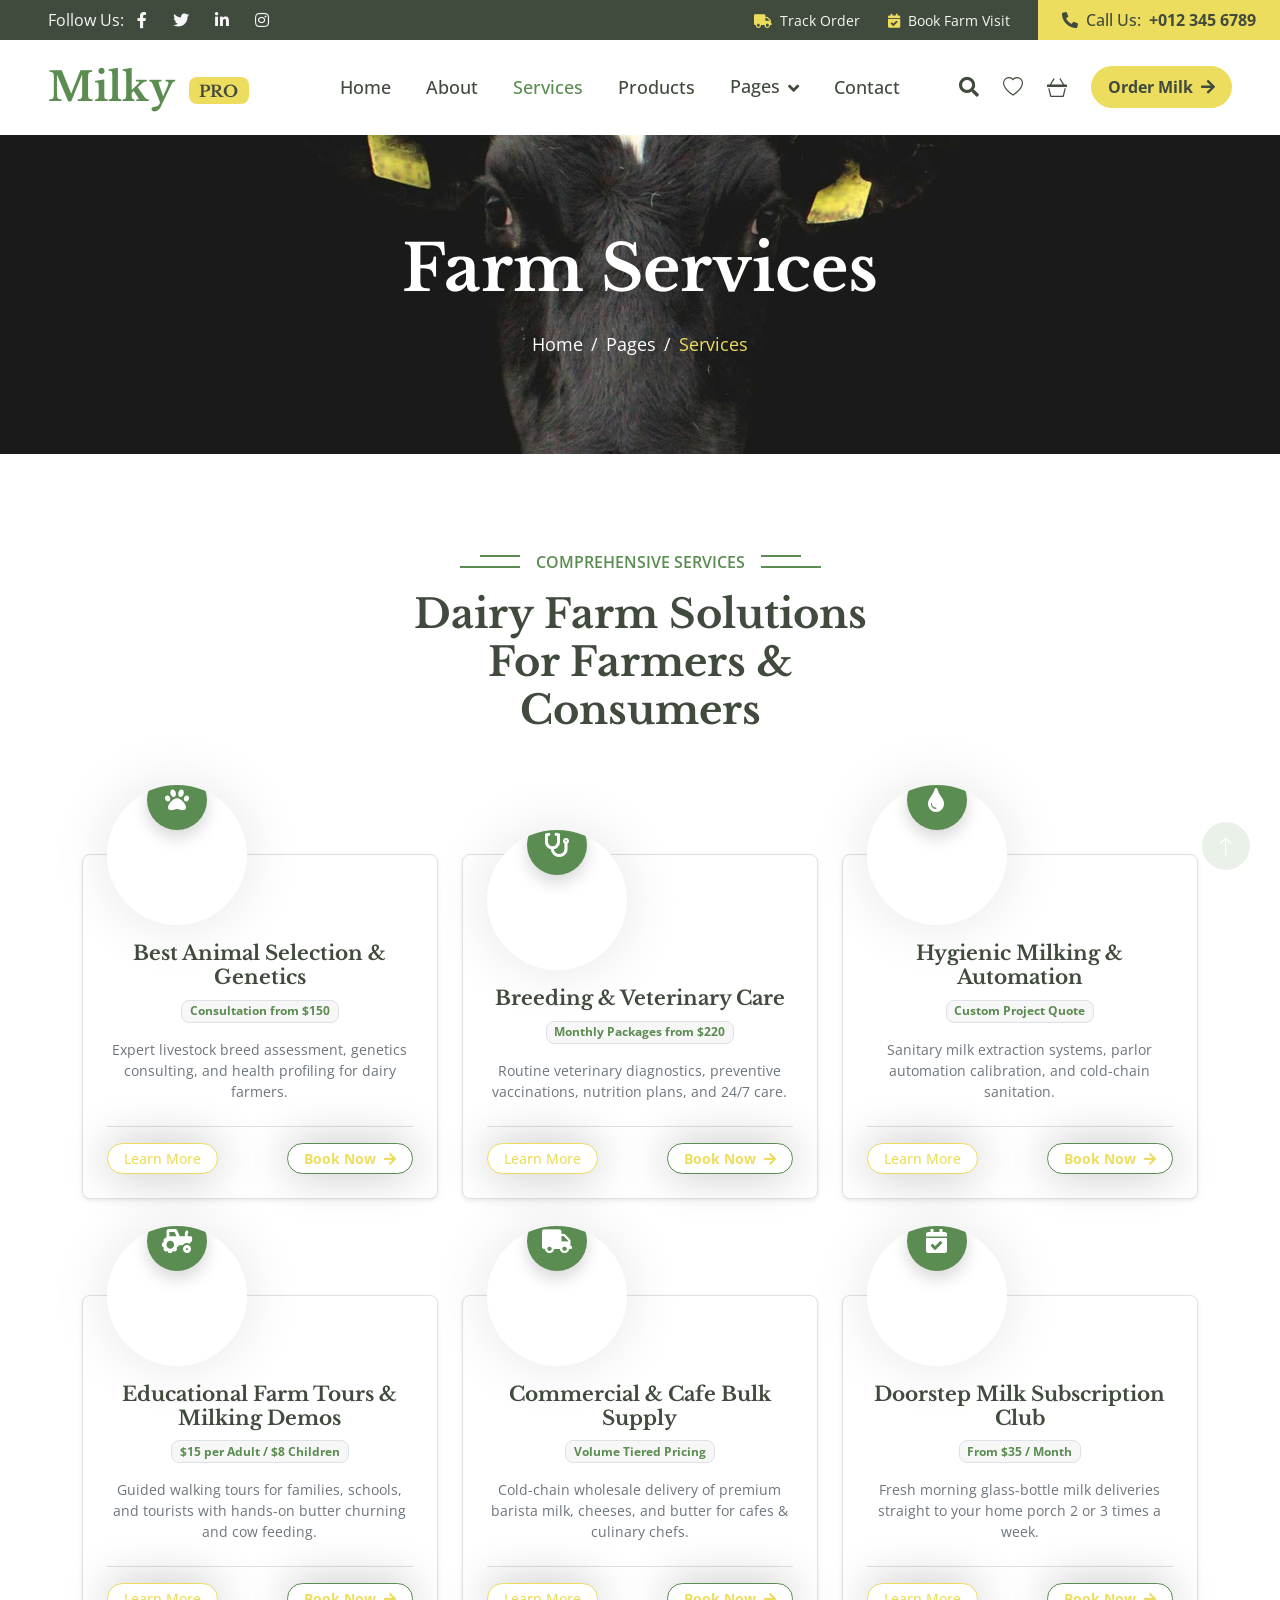
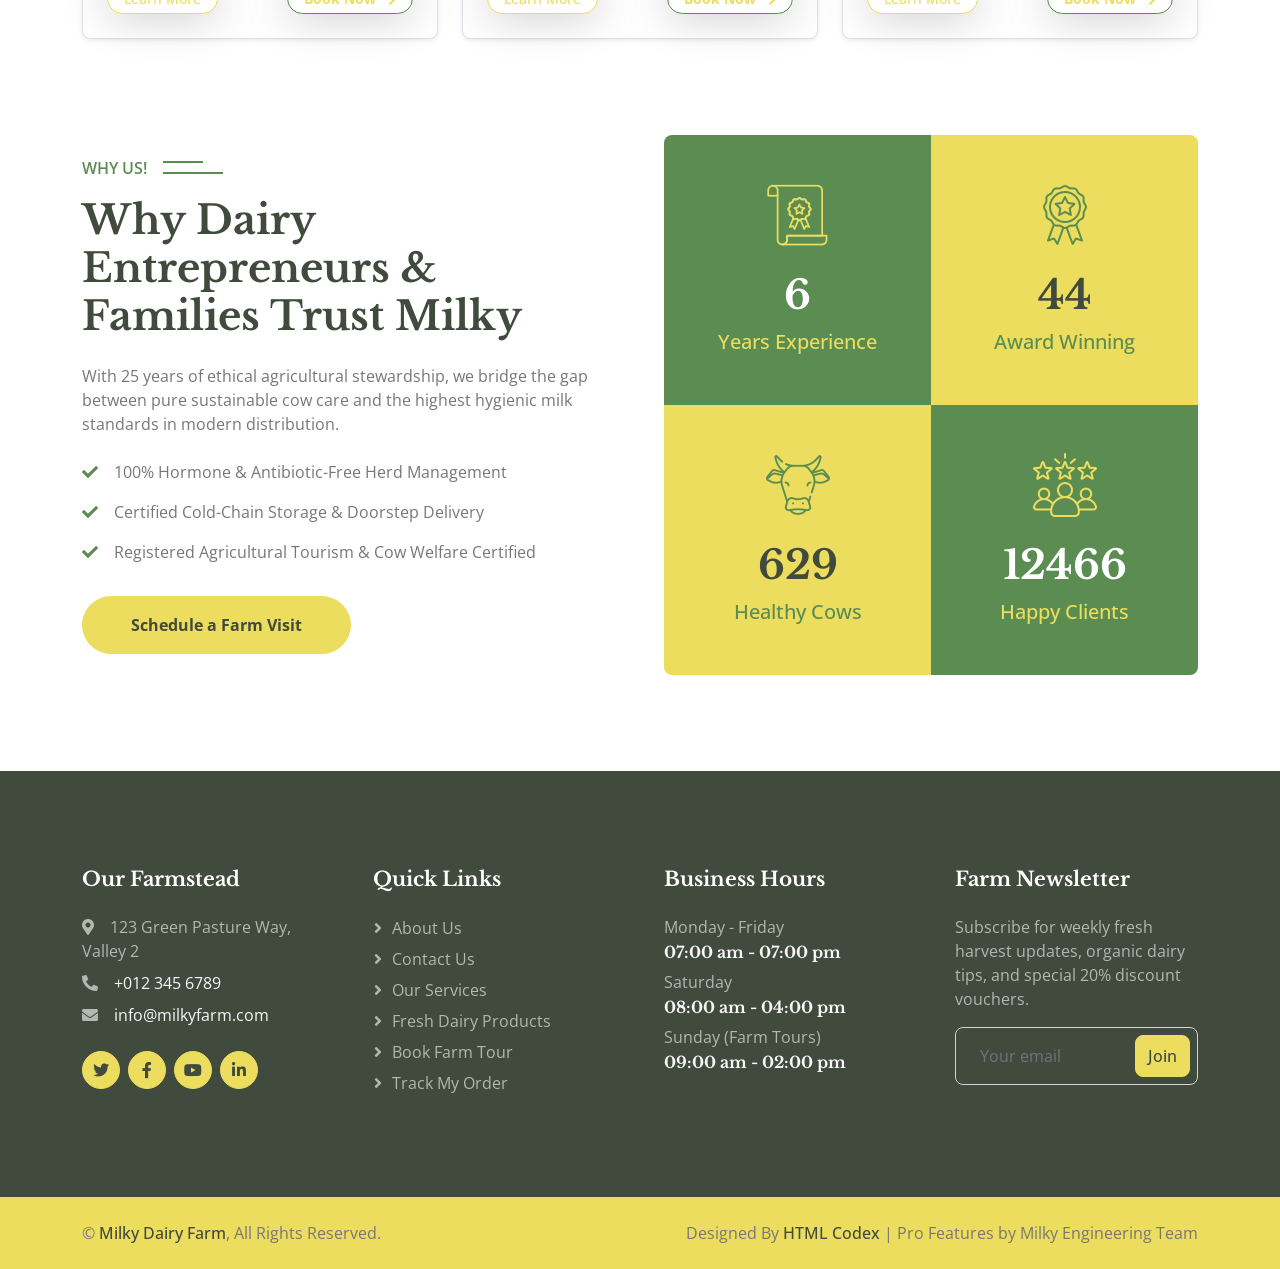
<file: service.html>
<!DOCTYPE html>
<html lang="en">

<head>
    <meta charset="utf-8">
    <title>Dairy Services & Farm Solutions - Milky</title>
    <meta content="width=device-width, initial-scale=1.0" name="viewport">
    <meta content="Dairy services, veterinary care, milk supply, farm tours, milking automation" name="keywords">
    <meta content="Explore expert dairy farm services: animal breeding, veterinary care, wholesale cafe supply, and educational tours." name="description">

    <!-- Favicon -->
    <link href="img/favicon.ico" rel="icon">

    <!-- Google Web Fonts -->
    <link rel="preconnect" href="https://fonts.googleapis.com">
    <link rel="preconnect" href="https://fonts.gstatic.com" crossorigin>
    <link href="https://fonts.googleapis.com/css2?family=Libre+Baskerville:wght@700&family=Open+Sans:wght@400;500;600&display=swap" rel="stylesheet">   

    <!-- Icon Font Stylesheet -->
    <link href="https://cdnjs.cloudflare.com/ajax/libs/font-awesome/5.10.0/css/all.min.css" rel="stylesheet">
    <link href="https://cdn.jsdelivr.net/npm/bootstrap-icons@1.4.1/font/bootstrap-icons.css" rel="stylesheet">

    <!-- Libraries Stylesheet -->
    <link href="lib/animate/animate.min.css" rel="stylesheet">
    <link href="lib/owlcarousel/assets/owl.carousel.min.css" rel="stylesheet">
    <link href="lib/lightbox/css/lightbox.min.css" rel="stylesheet">

    <!-- Customized Bootstrap Stylesheet -->
    <link href="css/bootstrap.min.css" rel="stylesheet">

    <!-- Template Stylesheet -->
    <link href="css/style.css" rel="stylesheet">
    <!-- Pro Features Stylesheet -->
    <link href="css/pro-features.css" rel="stylesheet">
</head>

<body>
    <!-- Spinner Start -->
    <div id="spinner" class="show bg-white position-fixed translate-middle w-100 vh-100 top-50 start-50 d-flex align-items-center justify-content-center">
        <div class="spinner-border text-primary" role="status" style="width: 3rem; height: 3rem;"></div>
    </div>
    <!-- Spinner End -->


    <!-- Topbar Start -->
    <div class="container-fluid bg-dark px-0">
        <div class="row g-0 d-none d-lg-flex">
            <div class="col-lg-6 ps-5 text-start">
                <div class="h-100 d-inline-flex align-items-center text-light">
                    <span>Follow Us:</span>
                    <a class="btn btn-link text-light" href="https://facebook.com" target="_blank" rel="noopener"><i class="fab fa-facebook-f"></i></a>
                    <a class="btn btn-link text-light" href="https://twitter.com" target="_blank" rel="noopener"><i class="fab fa-twitter"></i></a>
                    <a class="btn btn-link text-light" href="https://linkedin.com" target="_blank" rel="noopener"><i class="fab fa-linkedin-in"></i></a>
                    <a class="btn btn-link text-light" href="https://instagram.com" target="_blank" rel="noopener"><i class="fab fa-instagram"></i></a>
                </div>
            </div>
            <div class="col-lg-6 text-end">
                <a href="order-tracking.html" class="text-light me-4 text-decoration-none small"><i class="fa fa-truck me-1 text-secondary"></i> Track Order</a>
                <a href="book-tour.html" class="text-light me-4 text-decoration-none small"><i class="fa fa-calendar-check me-1 text-secondary"></i> Book Farm Visit</a>
                <div class="h-100 bg-secondary d-inline-flex align-items-center text-dark py-2 px-4">
                    <span class="me-2 fw-semi-bold"><i class="fa fa-phone-alt me-2"></i>Call Us:</span>
                    <a href="tel:+0123456789" class="text-dark text-decoration-none fw-bold">+012 345 6789</a>
                </div>
            </div>
        </div>
    </div>
    <!-- Topbar End -->


    <!-- Navbar Start -->
    <nav class="navbar navbar-expand-lg bg-white navbar-light sticky-top px-4 px-lg-5">
        <a href="index.html" class="navbar-brand d-flex align-items-center">
            <h1 class="m-0 text-primary">Milky <span class="badge bg-secondary text-dark fs-6 align-middle ms-1">PRO</span></h1>
        </a>
        <button type="button" class="navbar-toggler me-0" data-bs-toggle="collapse" data-bs-target="#navbarCollapse">
            <span class="navbar-toggler-icon"></span>
        </button>
        <div class="collapse navbar-collapse" id="navbarCollapse">
            <div class="navbar-nav ms-auto p-4 p-lg-0 align-items-lg-center">
                <a href="index.html" class="nav-item nav-link">Home</a>
                <a href="about.html" class="nav-item nav-link">About</a>
                <a href="service.html" class="nav-item nav-link active">Services</a>
                <a href="product.html" class="nav-item nav-link">Products</a>
                <div class="nav-item dropdown">
                    <a href="#" class="nav-link dropdown-toggle" data-bs-toggle="dropdown">Pages</a>
                    <div class="dropdown-menu bg-light m-0 shadow-sm border-0">
                        <a href="gallery.html" class="dropdown-item">Farm Gallery</a>
                        <a href="feature.html" class="dropdown-item">Quality Standards</a>
                        <a href="team.html" class="dropdown-item">Our Team</a>
                        <a href="testimonial.html" class="dropdown-item">Testimonials</a>
                        <a href="book-tour.html" class="dropdown-item text-primary fw-semi-bold">Book Farm Tour</a>
                        <a href="order-tracking.html" class="dropdown-item text-primary fw-semi-bold">Order Tracking</a>
                        <a href="404.html" class="dropdown-item">404 Page</a>
                    </div>
                </div>
                <a href="contact.html" class="nav-item nav-link">Contact</a>
            </div>
            <!-- Pro Navigation Icons -->
            <div class="d-flex align-items-center ms-lg-3 gap-2">
                <button type="button" class="nav-action-btn" data-action="open-search" title="Search catalog">
                    <i class="fa fa-search"></i>
                </button>
                <button type="button" class="nav-action-btn" data-action="open-wishlist" title="Saved favorites">
                    <i class="bi bi-heart"></i>
                    <span class="badge-counter wishlist-count" style="display: none;">0</span>
                </button>
                <button type="button" class="nav-action-btn" data-action="open-cart" title="Shopping basket">
                    <i class="bi bi-basket3"></i>
                    <span class="badge-counter cart-count" style="display: none;">0</span>
                </button>
                <a href="product.html" class="btn btn-secondary rounded-pill py-2 px-3 ms-2 d-none d-xl-inline-block small fw-bold">
                    Order Milk <i class="fa fa-arrow-right ms-1"></i>
                </a>
            </div>
        </div>
    </nav>
    <!-- Navbar End -->


    <!-- Page Header Start -->
    <div class="container-fluid page-header py-5 mb-5 wow fadeIn" data-wow-delay="0.1s">
        <div class="container text-center py-5">
            <h1 class="display-3 text-white mb-4 animated slideInDown">Farm Services</h1>
            <nav aria-label="breadcrumb animated slideInDown">
                <ol class="breadcrumb justify-content-center mb-0">
                    <li class="breadcrumb-item"><a href="index.html" class="text-white">Home</a></li>
                    <li class="breadcrumb-item"><a href="about.html" class="text-white">Pages</a></li>
                    <li class="breadcrumb-item active text-secondary" aria-current="page">Services</li>
                </ol>
            </nav>
        </div>
    </div>
    <!-- Page Header End -->


    <!-- Service Start -->
    <div class="container-xxl py-5">
        <div class="container">
            <div class="text-center mx-auto pb-4 wow fadeInUp" data-wow-delay="0.1s" style="max-width: 500px;">
                <p class="section-title bg-white text-center text-primary px-3">Comprehensive Services</p>
                <h1 class="mb-5">Dairy Farm Solutions For Farmers & Consumers</h1>
            </div>
            <div class="row gy-5 gx-4" id="servicesContainer">
                <!-- Services will be populated dynamically -->
            </div>
        </div>
    </div>
    <!-- Service End -->


    <!-- Service Details Modal -->
    <div class="modal fade" id="serviceDetailsModal" tabindex="-1" aria-labelledby="serviceDetailsModalLabel" aria-hidden="true">
        <div class="modal-dialog modal-dialog-centered modal-lg">
            <div class="modal-content border-0 shadow">
                <div class="modal-header bg-primary text-white">
                    <h5 class="modal-title text-white" id="serviceDetailsModalLabel">
                        <i class="fa fa-paw me-2 text-secondary" id="sdHeaderIcon"></i> <span id="sdTitle">Service Details</span>
                    </h5>
                    <button type="button" class="btn-close btn-close-white" data-bs-dismiss="modal" aria-label="Close"></button>
                </div>
                <div class="modal-body p-4">
                    <div class="row g-4 align-items-center mb-4">
                        <div class="col-md-5">
                            <img src="img/service-1.jpg" id="sdImg" class="img-fluid rounded border shadow-sm w-100" alt="Service">
                        </div>
                        <div class="col-md-7">
                            <div class="d-flex align-items-center gap-2 mb-2">
                                <span class="badge bg-secondary text-dark px-3 py-1 rounded-pill" id="sdDuration">Duration</span>
                                <span class="badge bg-light text-primary border px-3 py-1 rounded-pill fw-bold" id="sdPrice">Pricing</span>
                            </div>
                            <h4 class="text-dark mb-2" id="sdSubTitle">Service Title</h4>
                            <p class="text-muted small" id="sdDescription">Detailed description...</p>
                        </div>
                    </div>

                    <h6 class="text-dark fw-bold border-bottom pb-2 mb-3">Service Scope & Inclusions:</h6>
                    <ul class="list-group list-group-flush mb-4 small" id="sdFeaturesList">
                        <!-- Populated by JS -->
                    </ul>

                    <div class="d-flex justify-content-between align-items-center border-top pt-3">
                        <span class="text-muted small"><i class="fa fa-shield-alt text-success me-1"></i> Certified Quality Standard</span>
                        <a href="book-tour.html" id="sdBookLink" class="btn btn-primary rounded-pill px-4 fw-bold">
                            <i class="fa fa-calendar-check me-2"></i> Book This Service
                        </a>
                    </div>
                </div>
            </div>
        </div>
    </div>


    <!-- Features Banner Start -->
    <div class="container-xxl py-5">
        <div class="container">
            <div class="row g-5 align-items-center">
                <div class="col-lg-6 wow fadeInUp" data-wow-delay="0.1s">
                    <p class="section-title bg-white text-start text-primary pe-3">Why Us!</p>
                    <h1 class="mb-4">Why Dairy Entrepreneurs & Families Trust Milky</h1>
                    <p class="mb-4">With 25 years of ethical agricultural stewardship, we bridge the gap between pure sustainable cow care and the highest hygienic milk standards in modern distribution.</p>
                    <p><i class="fa fa-check text-primary me-3"></i>100% Hormone & Antibiotic-Free Herd Management</p>
                    <p><i class="fa fa-check text-primary me-3"></i>Certified Cold-Chain Storage & Doorstep Delivery</p>
                    <p><i class="fa fa-check text-primary me-3"></i>Registered Agricultural Tourism & Cow Welfare Certified</p>
                    <a class="btn btn-secondary rounded-pill py-3 px-5 mt-3 fw-bold" href="book-tour.html">Schedule a Farm Visit</a>
                </div>
                <div class="col-lg-6">
                    <div class="rounded overflow-hidden">
                        <div class="row g-0">
                            <div class="col-sm-6 wow fadeIn" data-wow-delay="0.1s">
                                <div class="text-center bg-primary py-5 px-4">
                                    <img class="img-fluid mb-4" src="img/experience.png" alt="">
                                    <h1 class="display-6 text-white" data-toggle="counter-up">25</h1>
                                    <span class="fs-5 fw-semi-bold text-secondary">Years Experience</span>
                                </div>
                            </div>
                            <div class="col-sm-6 wow fadeIn" data-wow-delay="0.3s">
                                <div class="text-center bg-secondary py-5 px-4">
                                    <img class="img-fluid mb-4" src="img/award.png" alt="">
                                    <h1 class="display-6" data-toggle="counter-up">183</h1>
                                    <span class="fs-5 fw-semi-bold text-primary">Award Winning</span>
                                </div>
                            </div>
                            <div class="col-sm-6 wow fadeIn" data-wow-delay="0.5s">
                                <div class="text-center bg-secondary py-5 px-4">
                                    <img class="img-fluid mb-4" src="img/animal.png" alt="">
                                    <h1 class="display-6" data-toggle="counter-up">2619</h1>
                                    <span class="fs-5 fw-semi-bold text-primary">Healthy Cows</span>
                                </div>
                            </div>
                            <div class="col-sm-6 wow fadeIn" data-wow-delay="0.7s">
                                <div class="text-center bg-primary py-5 px-4">
                                    <img class="img-fluid mb-4" src="img/client.png" alt="">
                                    <h1 class="display-6 text-white" data-toggle="counter-up">51940</h1>
                                    <span class="fs-5 fw-semi-bold text-secondary">Happy Clients</span>
                                </div>
                            </div>
                        </div>
                    </div>
                </div>
            </div>
        </div>
    </div>
    <!-- Features Banner End -->


    <!-- Footer Start -->
    <div class="container-fluid bg-dark footer mt-5 py-5 wow fadeIn" data-wow-delay="0.1s">
        <div class="container py-5">
            <div class="row g-5">
                <div class="col-lg-3 col-md-6">
                    <h5 class="text-white mb-4">Our Farmstead</h5>
                    <p class="mb-2"><i class="fa fa-map-marker-alt me-3"></i>123 Green Pasture Way, Valley 2</p>
                    <p class="mb-2"><i class="fa fa-phone-alt me-3"></i><a href="tel:+0123456789" class="text-light text-decoration-none">+012 345 6789</a></p>
                    <p class="mb-2"><i class="fa fa-envelope me-3"></i><a href="mailto:info@milkyfarm.com" class="text-light text-decoration-none">info@milkyfarm.com</a></p>
                    <div class="d-flex pt-3">
                        <a class="btn btn-square btn-secondary rounded-circle me-2" href="https://twitter.com" target="_blank" rel="noopener"><i class="fab fa-twitter"></i></a>
                        <a class="btn btn-square btn-secondary rounded-circle me-2" href="https://facebook.com" target="_blank" rel="noopener"><i class="fab fa-facebook-f"></i></a>
                        <a class="btn btn-square btn-secondary rounded-circle me-2" href="https://youtube.com" target="_blank" rel="noopener"><i class="fab fa-youtube"></i></a>
                        <a class="btn btn-square btn-secondary rounded-circle me-2" href="https://linkedin.com" target="_blank" rel="noopener"><i class="fab fa-linkedin-in"></i></a>
                    </div>
                </div>
                <div class="col-lg-3 col-md-6">
                    <h5 class="text-white mb-4">Quick Links</h5>
                    <a class="btn btn-link" href="about.html">About Us</a>
                    <a class="btn btn-link" href="contact.html">Contact Us</a>
                    <a class="btn btn-link" href="service.html">Our Services</a>
                    <a class="btn btn-link" href="product.html">Fresh Dairy Products</a>
                    <a class="btn btn-link" href="book-tour.html">Book Farm Tour</a>
                    <a class="btn btn-link" href="order-tracking.html">Track My Order</a>
                </div>
                <div class="col-lg-3 col-md-6">
                    <h5 class="text-white mb-4">Business Hours</h5>
                    <p class="mb-1">Monday - Friday</p>
                    <h6 class="text-light">07:00 am - 07:00 pm</h6>
                    <p class="mb-1">Saturday</p>
                    <h6 class="text-light">08:00 am - 04:00 pm</h6>
                    <p class="mb-1">Sunday (Farm Tours)</p>
                    <h6 class="text-light">09:00 am - 02:00 pm</h6>
                </div>
                <div class="col-lg-3 col-md-6">
                    <h5 class="text-white mb-4">Farm Newsletter</h5>
                    <p>Subscribe for weekly fresh harvest updates, organic dairy tips, and special 20% discount vouchers.</p>
                    <form class="newsletter-form position-relative w-100">
                        <input class="form-control bg-transparent w-100 py-3 ps-4 pe-5 text-white" type="email" placeholder="Your email" required>
                        <button type="submit" class="btn btn-secondary py-2 position-absolute top-0 end-0 mt-2 me-2">Join</button>
                    </form>
                </div>
            </div>
        </div>
    </div>
    <!-- Footer End -->


    <!-- Copyright Start -->
    <div class="container-fluid bg-secondary text-body copyright py-4">
        <div class="container">
            <div class="row">
                <div class="col-md-6 text-center text-md-start mb-3 mb-md-0">
                    &copy; <a class="fw-semi-bold text-dark" href="index.html">Milky Dairy Farm</a>, All Rights Reserved.
                </div>
                <div class="col-md-6 text-center text-md-end">
                    Designed By <a class="fw-semi-bold text-dark" href="https://htmlcodex.com" target="_blank" rel="noopener">HTML Codex</a> | Pro Features by Milky Engineering Team
                </div>
            </div>
        </div>
    </div>
    <!-- Copyright End -->


    <!-- Back to Top -->
    <a href="#" class="btn btn-lg btn-primary btn-lg-square rounded-circle back-to-top"><i class="bi bi-arrow-up"></i></a>


    <!-- ==================== PRO OVERLAYS & MODALS ==================== -->

    <!-- Offcanvas Cart Drawer -->
    <div class="offcanvas offcanvas-end offcanvas-cart" tabindex="-1" id="offcanvasCart" aria-labelledby="offcanvasCartLabel">
        <div class="offcanvas-header">
            <h5 class="offcanvas-title text-dark fw-bold" id="offcanvasCartLabel">
                <i class="bi bi-basket3 text-primary me-2"></i> Your Basket (<span class="cart-count">0</span>)
            </h5>
            <button type="button" class="btn-close text-reset" data-bs-dismiss="offcanvas" aria-label="Close"></button>
        </div>
        <div class="offcanvas-body" id="offcanvasCartItems"></div>
        <div class="p-3 border-top bg-light" id="offcanvasCartFooter">
            <div class="d-flex justify-content-between mb-2">
                <span class="text-muted">Subtotal:</span>
                <span class="fw-bold" id="drawerSubtotal">$0.00</span>
            </div>
            <div class="d-flex justify-content-between mb-3">
                <span class="fw-bold text-dark">Estimated Total:</span>
                <span class="fs-5 fw-bold text-primary" id="drawerTotal">$0.00</span>
            </div>
            <div class="d-grid gap-2">
                <a href="cart.html" class="btn btn-outline-secondary rounded-pill py-2">View Full Basket</a>
                <a href="checkout.html" class="btn btn-primary rounded-pill py-2 fw-bold">Proceed To Checkout</a>
            </div>
        </div>
    </div>

    <!-- Offcanvas Wishlist Drawer -->
    <div class="offcanvas offcanvas-end offcanvas-cart" tabindex="-1" id="offcanvasWishlist" aria-labelledby="offcanvasWishlistLabel">
        <div class="offcanvas-header">
            <h5 class="offcanvas-title text-dark fw-bold" id="offcanvasWishlistLabel">
                <i class="bi bi-heart text-danger me-2"></i> Saved Favorites (<span class="wishlist-count">0</span>)
            </h5>
            <button type="button" class="btn-close text-reset" data-bs-dismiss="offcanvas" aria-label="Close"></button>
        </div>
        <div class="offcanvas-body" id="offcanvasWishlistItems"></div>
    </div>

    <!-- Live Search Modal -->
    <div class="search-modal-backdrop" id="proSearchModal">
        <div class="search-modal-box">
            <div class="search-input-wrapper">
                <i class="fa fa-search text-primary fs-5"></i>
                <input type="text" id="proSearchInput" placeholder="Search milk, cheese, butter, tours, services...">
                <button type="button" class="btn btn-sm btn-light rounded-circle" id="closeSearchModalBtn"><i class="bi bi-x fs-5"></i></button>
            </div>
            <div class="search-results-list" id="proSearchResults"></div>
        </div>
    </div>

    <!-- Toast Notification Container -->
    <div id="proToastContainer"></div>


    <!-- JavaScript Libraries -->
    <script src="https://code.jquery.com/jquery-3.4.1.min.js"></script>
    <script src="https://cdn.jsdelivr.net/npm/bootstrap@5.0.0/dist/js/bootstrap.bundle.min.js"></script>
    <script src="lib/wow/wow.min.js"></script>
    <script src="lib/easing/easing.min.js"></script>
    <script src="lib/waypoints/waypoints.min.js"></script>
    <script src="lib/owlcarousel/owl.carousel.min.js"></script>
    <script src="lib/counterup/counterup.min.js"></script>
    <script src="lib/parallax/parallax.min.js"></script>
    <script src="lib/lightbox/js/lightbox.min.js"></script>

    <!-- Template Javascript -->
    <script src="js/main.js"></script>
    <!-- Pro Features Logic -->
    <script src="js/pro-data.js"></script>
    <script src="js/pro-app.js"></script>

    <script>
        function openServiceDetails(serviceId) {
            const svc = MilkyData.getServiceById(serviceId);
            if (!svc) return;

            document.getElementById("sdTitle").textContent = svc.name;
            document.getElementById("sdSubTitle").textContent = svc.name;
            document.getElementById("sdImg").src = svc.img;
            document.getElementById("sdDuration").textContent = svc.duration;
            document.getElementById("sdPrice").textContent = svc.price;
            document.getElementById("sdDescription").textContent = svc.fullDesc;

            let h = "";
            svc.features.forEach(f => {
                h += `
                    <li class="list-group-item d-flex align-items-center px-0 py-2">
                        <i class="fa fa-check-circle text-primary me-2"></i> ${f}
                    </li>
                `;
            });
            document.getElementById("sdFeaturesList").innerHTML = h;

            document.getElementById("sdBookLink").href = `book-tour.html?service=${svc.id}`;

            const bsModal = new bootstrap.Modal(document.getElementById("serviceDetailsModal"));
            bsModal.show();
        }

        document.addEventListener("DOMContentLoaded", function () {
            const services = MilkyData.getServices();
            const container = document.getElementById("servicesContainer");
            let html = "";

            services.forEach((s, idx) => {
                html += `
                    <div class="col-lg-4 col-md-6 pt-5 wow fadeInUp" data-wow-delay="${(idx % 3) * 0.2 + 0.1}s">
                        <div class="service-item d-flex flex-column h-100 bg-white rounded shadow-sm border">
                            <div class="service-img position-relative overflow-hidden">
                                <img class="img-fluid w-100" src="${s.img}" alt="${s.name}" style="height: 200px; object-fit: cover;">
                            </div>
                            <div class="service-text p-4 pt-0 d-flex flex-column flex-grow-1">
                                <div class="service-icon mb-3">
                                    <div class="btn-square bg-primary text-white rounded-circle mx-auto shadow" style="width: 60px; height: 60px; font-size: 1.5rem; margin-top: -30px;">
                                        <i class="fa ${s.icon}"></i>
                                    </div>
                                </div>
                                <h5 class="mb-2 text-dark text-center">${s.name}</h5>
                                <div class="text-center mb-3">
                                    <span class="badge bg-light text-primary border">${s.price}</span>
                                </div>
                                <p class="mb-4 text-muted small text-center flex-grow-1">${s.shortDesc}</p>
                                <div class="d-flex justify-content-between align-items-center border-top pt-3 mt-auto">
                                    <button type="button" class="btn btn-sm btn-outline-secondary rounded-pill px-3" onclick="openServiceDetails('${s.id}')">
                                        Learn More
                                    </button>
                                    <a class="btn btn-sm btn-primary rounded-pill px-3 fw-bold" href="book-tour.html?service=${s.id}">
                                        Book Now <i class="fa fa-arrow-right ms-1"></i>
                                    </a>
                                </div>
                            </div>
                        </div>
                    </div>
                `;
            });

            container.innerHTML = html;
        });
    </script>
</body>

</html>
</file>
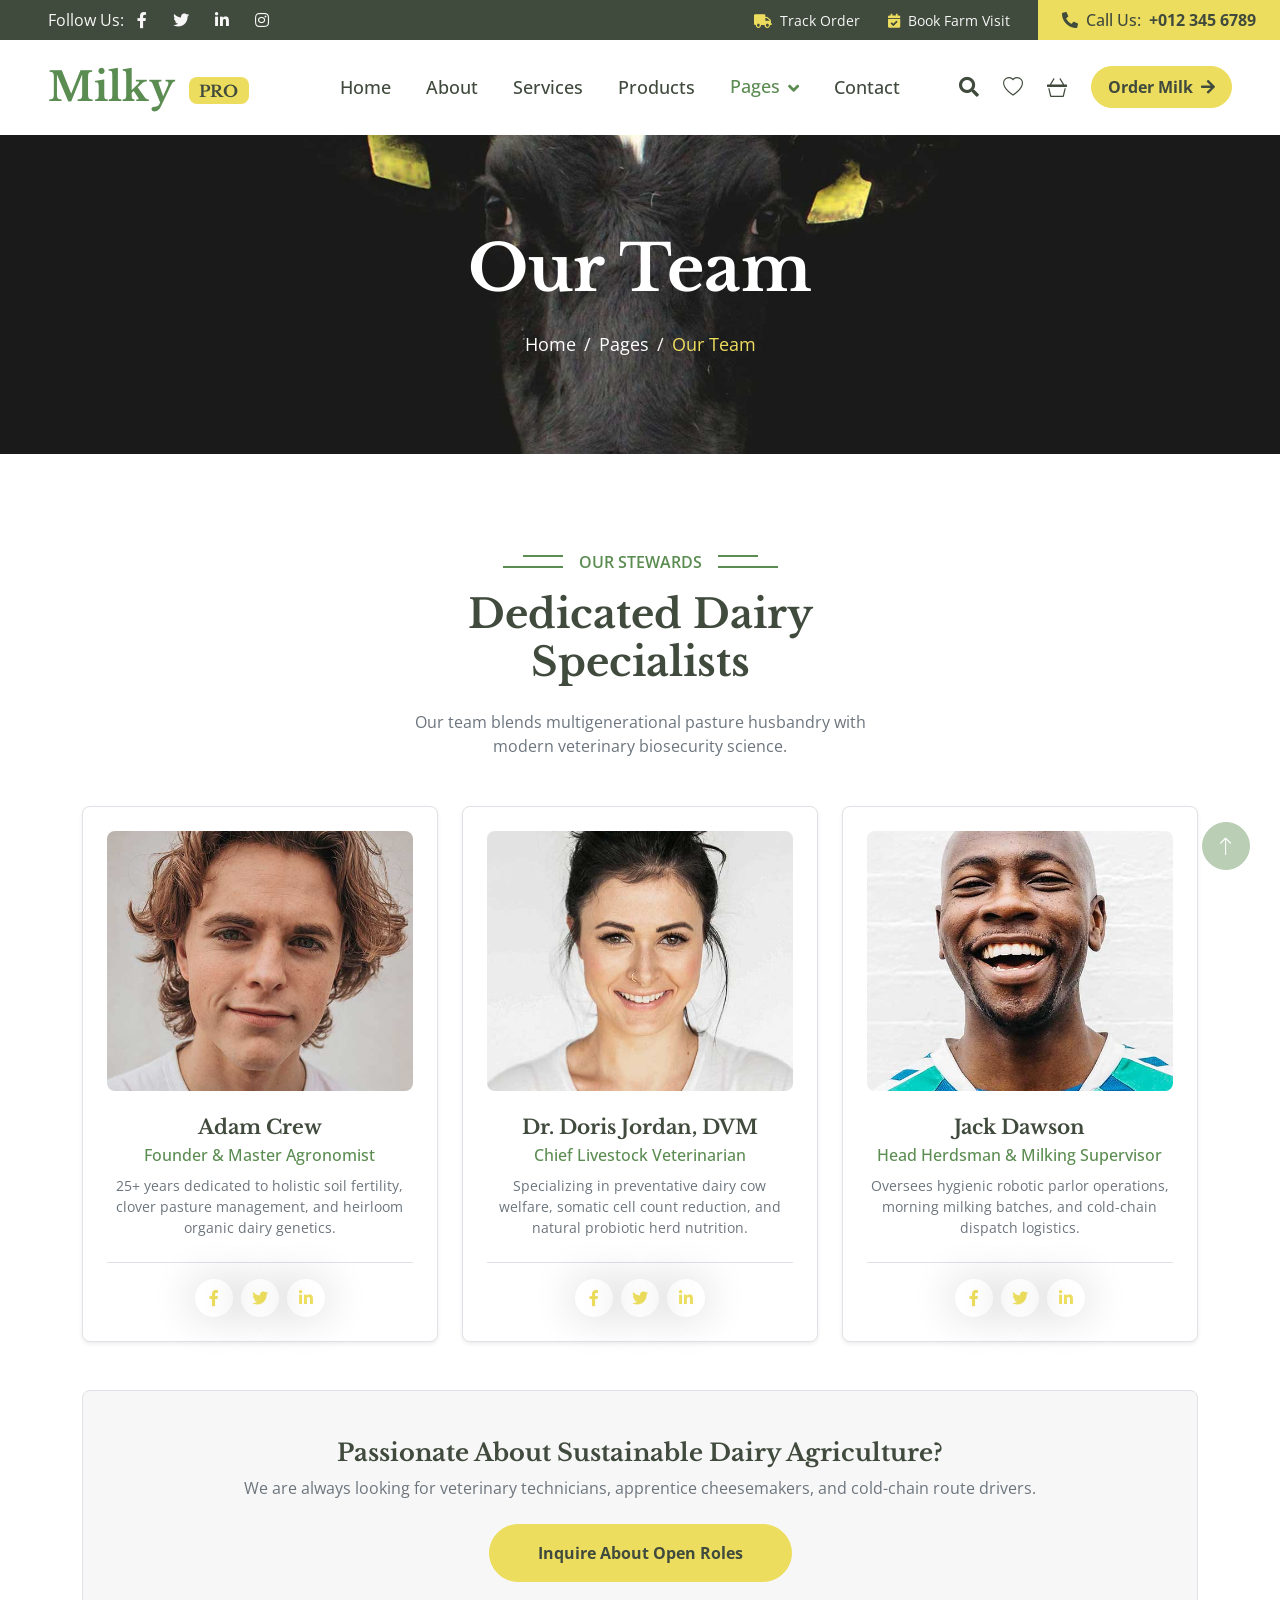
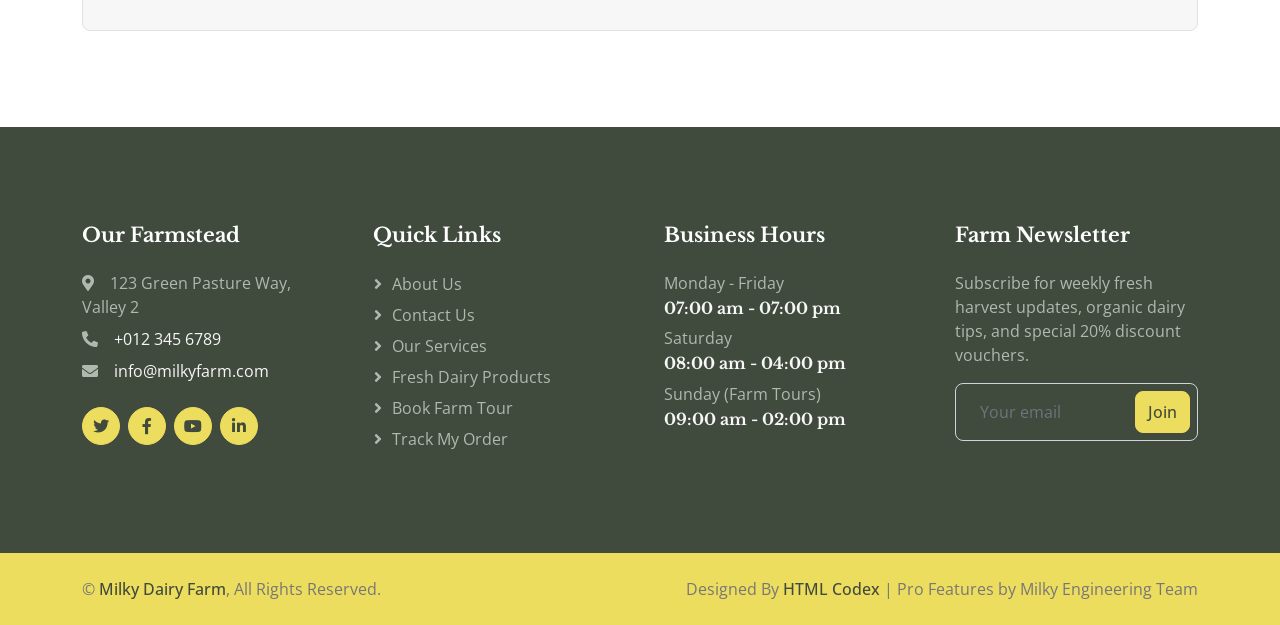
<file: team.html>
<!DOCTYPE html>
<html lang="en">

<head>
    <meta charset="utf-8">
    <title>Our Farm Team & Experts - Milky</title>
    <meta content="width=device-width, initial-scale=1.0" name="viewport">
    <meta content="Dairy farmers, livestock veterinarians, master cheese maker, agronomists" name="keywords">
    <meta content="Meet the passionate dairy farmers, licensed veterinarians, and artisan cheesemakers behind Milky Dairy Farm." name="description">

    <!-- Favicon -->
    <link href="img/favicon.ico" rel="icon">

    <!-- Google Web Fonts -->
    <link rel="preconnect" href="https://fonts.googleapis.com">
    <link rel="preconnect" href="https://fonts.gstatic.com" crossorigin>
    <link href="https://fonts.googleapis.com/css2?family=Libre+Baskerville:wght@700&family=Open+Sans:wght@400;500;600&display=swap" rel="stylesheet">   

    <!-- Icon Font Stylesheet -->
    <link href="https://cdnjs.cloudflare.com/ajax/libs/font-awesome/5.10.0/css/all.min.css" rel="stylesheet">
    <link href="https://cdn.jsdelivr.net/npm/bootstrap-icons@1.4.1/font/bootstrap-icons.css" rel="stylesheet">

    <!-- Libraries Stylesheet -->
    <link href="lib/animate/animate.min.css" rel="stylesheet">
    <link href="lib/owlcarousel/assets/owl.carousel.min.css" rel="stylesheet">
    <link href="lib/lightbox/css/lightbox.min.css" rel="stylesheet">

    <!-- Customized Bootstrap Stylesheet -->
    <link href="css/bootstrap.min.css" rel="stylesheet">

    <!-- Template Stylesheet -->
    <link href="css/style.css" rel="stylesheet">
    <!-- Pro Features Stylesheet -->
    <link href="css/pro-features.css" rel="stylesheet">
</head>

<body>
    <!-- Spinner Start -->
    <div id="spinner" class="show bg-white position-fixed translate-middle w-100 vh-100 top-50 start-50 d-flex align-items-center justify-content-center">
        <div class="spinner-border text-primary" role="status" style="width: 3rem; height: 3rem;"></div>
    </div>
    <!-- Spinner End -->


    <!-- Topbar Start -->
    <div class="container-fluid bg-dark px-0">
        <div class="row g-0 d-none d-lg-flex">
            <div class="col-lg-6 ps-5 text-start">
                <div class="h-100 d-inline-flex align-items-center text-light">
                    <span>Follow Us:</span>
                    <a class="btn btn-link text-light" href="https://facebook.com" target="_blank" rel="noopener"><i class="fab fa-facebook-f"></i></a>
                    <a class="btn btn-link text-light" href="https://twitter.com" target="_blank" rel="noopener"><i class="fab fa-twitter"></i></a>
                    <a class="btn btn-link text-light" href="https://linkedin.com" target="_blank" rel="noopener"><i class="fab fa-linkedin-in"></i></a>
                    <a class="btn btn-link text-light" href="https://instagram.com" target="_blank" rel="noopener"><i class="fab fa-instagram"></i></a>
                </div>
            </div>
            <div class="col-lg-6 text-end">
                <a href="order-tracking.html" class="text-light me-4 text-decoration-none small"><i class="fa fa-truck me-1 text-secondary"></i> Track Order</a>
                <a href="book-tour.html" class="text-light me-4 text-decoration-none small"><i class="fa fa-calendar-check me-1 text-secondary"></i> Book Farm Visit</a>
                <div class="h-100 bg-secondary d-inline-flex align-items-center text-dark py-2 px-4">
                    <span class="me-2 fw-semi-bold"><i class="fa fa-phone-alt me-2"></i>Call Us:</span>
                    <a href="tel:+0123456789" class="text-dark text-decoration-none fw-bold">+012 345 6789</a>
                </div>
            </div>
        </div>
    </div>
    <!-- Topbar End -->


    <!-- Navbar Start -->
    <nav class="navbar navbar-expand-lg bg-white navbar-light sticky-top px-4 px-lg-5">
        <a href="index.html" class="navbar-brand d-flex align-items-center">
            <h1 class="m-0 text-primary">Milky <span class="badge bg-secondary text-dark fs-6 align-middle ms-1">PRO</span></h1>
        </a>
        <button type="button" class="navbar-toggler me-0" data-bs-toggle="collapse" data-bs-target="#navbarCollapse">
            <span class="navbar-toggler-icon"></span>
        </button>
        <div class="collapse navbar-collapse" id="navbarCollapse">
            <div class="navbar-nav ms-auto p-4 p-lg-0 align-items-lg-center">
                <a href="index.html" class="nav-item nav-link">Home</a>
                <a href="about.html" class="nav-item nav-link">About</a>
                <a href="service.html" class="nav-item nav-link">Services</a>
                <a href="product.html" class="nav-item nav-link">Products</a>
                <div class="nav-item dropdown">
                    <a href="#" class="nav-link dropdown-toggle active" data-bs-toggle="dropdown">Pages</a>
                    <div class="dropdown-menu bg-light m-0 shadow-sm border-0">
                        <a href="gallery.html" class="dropdown-item">Farm Gallery</a>
                        <a href="feature.html" class="dropdown-item">Quality Standards</a>
                        <a href="team.html" class="dropdown-item active">Our Team</a>
                        <a href="testimonial.html" class="dropdown-item">Testimonials</a>
                        <a href="book-tour.html" class="dropdown-item text-primary fw-semi-bold">Book Farm Tour</a>
                        <a href="order-tracking.html" class="dropdown-item text-primary fw-semi-bold">Order Tracking</a>
                        <a href="404.html" class="dropdown-item">404 Page</a>
                    </div>
                </div>
                <a href="contact.html" class="nav-item nav-link">Contact</a>
            </div>
            <!-- Pro Navigation Icons -->
            <div class="d-flex align-items-center ms-lg-3 gap-2">
                <button type="button" class="nav-action-btn" data-action="open-search" title="Search catalog">
                    <i class="fa fa-search"></i>
                </button>
                <button type="button" class="nav-action-btn" data-action="open-wishlist" title="Saved favorites">
                    <i class="bi bi-heart"></i>
                    <span class="badge-counter wishlist-count" style="display: none;">0</span>
                </button>
                <button type="button" class="nav-action-btn" data-action="open-cart" title="Shopping basket">
                    <i class="bi bi-basket3"></i>
                    <span class="badge-counter cart-count" style="display: none;">0</span>
                </button>
                <a href="product.html" class="btn btn-secondary rounded-pill py-2 px-3 ms-2 d-none d-xl-inline-block small fw-bold">
                    Order Milk <i class="fa fa-arrow-right ms-1"></i>
                </a>
            </div>
        </div>
    </nav>
    <!-- Navbar End -->


    <!-- Page Header Start -->
    <div class="container-fluid page-header py-5 mb-5 wow fadeIn" data-wow-delay="0.1s">
        <div class="container text-center py-5">
            <h1 class="display-3 text-white mb-4 animated slideInDown">Our Team</h1>
            <nav aria-label="breadcrumb animated slideInDown">
                <ol class="breadcrumb justify-content-center mb-0">
                    <li class="breadcrumb-item"><a href="index.html" class="text-white">Home</a></li>
                    <li class="breadcrumb-item"><a href="about.html" class="text-white">Pages</a></li>
                    <li class="breadcrumb-item active text-secondary" aria-current="page">Our Team</li>
                </ol>
            </nav>
        </div>
    </div>
    <!-- Page Header End -->


    <!-- Team Section Start -->
    <div class="container-xxl py-5">
        <div class="container">
            <div class="text-center mx-auto wow fadeInUp" data-wow-delay="0.1s" style="max-width: 500px;">
                <p class="section-title bg-white text-center text-primary px-3">Our Stewards</p>
                <h1 class="mb-4">Dedicated Dairy Specialists</h1>
                <p class="text-muted mb-5">Our team blends multigenerational pasture husbandry with modern veterinary biosecurity science.</p>
            </div>
            <div class="row g-4">
                <!-- Member 1 -->
                <div class="col-lg-4 col-md-6 wow fadeInUp" data-wow-delay="0.1s">
                    <div class="team-item rounded p-4 bg-white shadow-sm border h-100 d-flex flex-column">
                        <img class="img-fluid rounded mb-4" src="img/team-1.jpg" alt="Adam Crew" style="height: 260px; object-fit: cover;">
                        <h5 class="mb-1 text-dark">Adam Crew</h5>
                        <p class="text-primary fw-semi-bold mb-2">Founder & Master Agronomist</p>
                        <p class="text-muted small mb-4 flex-grow-1">25+ years dedicated to holistic soil fertility, clover pasture management, and heirloom organic dairy genetics.</p>
                        <div class="d-flex justify-content-center border-top pt-3 mt-auto">
                            <a class="btn btn-square btn-outline-secondary rounded-circle mx-1" href="https://facebook.com" target="_blank" rel="noopener"><i class="fab fa-facebook-f"></i></a>
                            <a class="btn btn-square btn-outline-secondary rounded-circle mx-1" href="https://twitter.com" target="_blank" rel="noopener"><i class="fab fa-twitter"></i></a>
                            <a class="btn btn-square btn-outline-secondary rounded-circle mx-1" href="https://linkedin.com" target="_blank" rel="noopener"><i class="fab fa-linkedin-in"></i></a>
                        </div>
                    </div>
                </div>

                <!-- Member 2 -->
                <div class="col-lg-4 col-md-6 wow fadeInUp" data-wow-delay="0.3s">
                    <div class="team-item rounded p-4 bg-white shadow-sm border h-100 d-flex flex-column">
                        <img class="img-fluid rounded mb-4" src="img/team-2.jpg" alt="Dr. Doris Jordan" style="height: 260px; object-fit: cover;">
                        <h5 class="mb-1 text-dark">Dr. Doris Jordan, DVM</h5>
                        <p class="text-primary fw-semi-bold mb-2">Chief Livestock Veterinarian</p>
                        <p class="text-muted small mb-4 flex-grow-1">Specializing in preventative dairy cow welfare, somatic cell count reduction, and natural probiotic herd nutrition.</p>
                        <div class="d-flex justify-content-center border-top pt-3 mt-auto">
                            <a class="btn btn-square btn-outline-secondary rounded-circle mx-1" href="https://facebook.com" target="_blank" rel="noopener"><i class="fab fa-facebook-f"></i></a>
                            <a class="btn btn-square btn-outline-secondary rounded-circle mx-1" href="https://twitter.com" target="_blank" rel="noopener"><i class="fab fa-twitter"></i></a>
                            <a class="btn btn-square btn-outline-secondary rounded-circle mx-1" href="https://linkedin.com" target="_blank" rel="noopener"><i class="fab fa-linkedin-in"></i></a>
                        </div>
                    </div>
                </div>

                <!-- Member 3 -->
                <div class="col-lg-4 col-md-6 wow fadeInUp" data-wow-delay="0.5s">
                    <div class="team-item rounded p-4 bg-white shadow-sm border h-100 d-flex flex-column">
                        <img class="img-fluid rounded mb-4" src="img/team-3.jpg" alt="Jack Dawson" style="height: 260px; object-fit: cover;">
                        <h5 class="mb-1 text-dark">Jack Dawson</h5>
                        <p class="text-primary fw-semi-bold mb-2">Head Herdsman & Milking Supervisor</p>
                        <p class="text-muted small mb-4 flex-grow-1">Oversees hygienic robotic parlor operations, morning milking batches, and cold-chain dispatch logistics.</p>
                        <div class="d-flex justify-content-center border-top pt-3 mt-auto">
                            <a class="btn btn-square btn-outline-secondary rounded-circle mx-1" href="https://facebook.com" target="_blank" rel="noopener"><i class="fab fa-facebook-f"></i></a>
                            <a class="btn btn-square btn-outline-secondary rounded-circle mx-1" href="https://twitter.com" target="_blank" rel="noopener"><i class="fab fa-twitter"></i></a>
                            <a class="btn btn-square btn-outline-secondary rounded-circle mx-1" href="https://linkedin.com" target="_blank" rel="noopener"><i class="fab fa-linkedin-in"></i></a>
                        </div>
                    </div>
                </div>
            </div>

            <!-- Career Callout -->
            <div class="bg-light rounded p-4 p-md-5 border mt-5 text-center">
                <h4 class="text-dark mb-2">Passionate About Sustainable Dairy Agriculture?</h4>
                <p class="text-muted mb-4">We are always looking for veterinary technicians, apprentice cheesemakers, and cold-chain route drivers.</p>
                <a href="contact.html" class="btn btn-secondary rounded-pill py-3 px-5 fw-bold text-dark">
                    Inquire About Open Roles
                </a>
            </div>
        </div>
    </div>
    <!-- Team Section End -->


    <!-- Footer Start -->
    <div class="container-fluid bg-dark footer mt-5 py-5 wow fadeIn" data-wow-delay="0.1s">
        <div class="container py-5">
            <div class="row g-5">
                <div class="col-lg-3 col-md-6">
                    <h5 class="text-white mb-4">Our Farmstead</h5>
                    <p class="mb-2"><i class="fa fa-map-marker-alt me-3"></i>123 Green Pasture Way, Valley 2</p>
                    <p class="mb-2"><i class="fa fa-phone-alt me-3"></i><a href="tel:+0123456789" class="text-light text-decoration-none">+012 345 6789</a></p>
                    <p class="mb-2"><i class="fa fa-envelope me-3"></i><a href="mailto:info@milkyfarm.com" class="text-light text-decoration-none">info@milkyfarm.com</a></p>
                    <div class="d-flex pt-3">
                        <a class="btn btn-square btn-secondary rounded-circle me-2" href="https://twitter.com" target="_blank" rel="noopener"><i class="fab fa-twitter"></i></a>
                        <a class="btn btn-square btn-secondary rounded-circle me-2" href="https://facebook.com" target="_blank" rel="noopener"><i class="fab fa-facebook-f"></i></a>
                        <a class="btn btn-square btn-secondary rounded-circle me-2" href="https://youtube.com" target="_blank" rel="noopener"><i class="fab fa-youtube"></i></a>
                        <a class="btn btn-square btn-secondary rounded-circle me-2" href="https://linkedin.com" target="_blank" rel="noopener"><i class="fab fa-linkedin-in"></i></a>
                    </div>
                </div>
                <div class="col-lg-3 col-md-6">
                    <h5 class="text-white mb-4">Quick Links</h5>
                    <a class="btn btn-link" href="about.html">About Us</a>
                    <a class="btn btn-link" href="contact.html">Contact Us</a>
                    <a class="btn btn-link" href="service.html">Our Services</a>
                    <a class="btn btn-link" href="product.html">Fresh Dairy Products</a>
                    <a class="btn btn-link" href="book-tour.html">Book Farm Tour</a>
                    <a class="btn btn-link" href="order-tracking.html">Track My Order</a>
                </div>
                <div class="col-lg-3 col-md-6">
                    <h5 class="text-white mb-4">Business Hours</h5>
                    <p class="mb-1">Monday - Friday</p>
                    <h6 class="text-light">07:00 am - 07:00 pm</h6>
                    <p class="mb-1">Saturday</p>
                    <h6 class="text-light">08:00 am - 04:00 pm</h6>
                    <p class="mb-1">Sunday (Farm Tours)</p>
                    <h6 class="text-light">09:00 am - 02:00 pm</h6>
                </div>
                <div class="col-lg-3 col-md-6">
                    <h5 class="text-white mb-4">Farm Newsletter</h5>
                    <p>Subscribe for weekly fresh harvest updates, organic dairy tips, and special 20% discount vouchers.</p>
                    <form class="newsletter-form position-relative w-100">
                        <input class="form-control bg-transparent w-100 py-3 ps-4 pe-5 text-white" type="email" placeholder="Your email" required>
                        <button type="submit" class="btn btn-secondary py-2 position-absolute top-0 end-0 mt-2 me-2">Join</button>
                    </form>
                </div>
            </div>
        </div>
    </div>
    <!-- Footer End -->


    <!-- Copyright Start -->
    <div class="container-fluid bg-secondary text-body copyright py-4">
        <div class="container">
            <div class="row">
                <div class="col-md-6 text-center text-md-start mb-3 mb-md-0">
                    &copy; <a class="fw-semi-bold text-dark" href="index.html">Milky Dairy Farm</a>, All Rights Reserved.
                </div>
                <div class="col-md-6 text-center text-md-end">
                    Designed By <a class="fw-semi-bold text-dark" href="https://htmlcodex.com" target="_blank" rel="noopener">HTML Codex</a> | Pro Features by Milky Engineering Team
                </div>
            </div>
        </div>
    </div>
    <!-- Copyright End -->


    <!-- Back to Top -->
    <a href="#" class="btn btn-lg btn-primary btn-lg-square rounded-circle back-to-top"><i class="bi bi-arrow-up"></i></a>


    <!-- ==================== PRO OVERLAYS & MODALS ==================== -->

    <!-- Offcanvas Cart Drawer -->
    <div class="offcanvas offcanvas-end offcanvas-cart" tabindex="-1" id="offcanvasCart" aria-labelledby="offcanvasCartLabel">
        <div class="offcanvas-header">
            <h5 class="offcanvas-title text-dark fw-bold" id="offcanvasCartLabel">
                <i class="bi bi-basket3 text-primary me-2"></i> Your Basket (<span class="cart-count">0</span>)
            </h5>
            <button type="button" class="btn-close text-reset" data-bs-dismiss="offcanvas" aria-label="Close"></button>
        </div>
        <div class="offcanvas-body" id="offcanvasCartItems"></div>
        <div class="p-3 border-top bg-light" id="offcanvasCartFooter">
            <div class="d-flex justify-content-between mb-2">
                <span class="text-muted">Subtotal:</span>
                <span class="fw-bold" id="drawerSubtotal">$0.00</span>
            </div>
            <div class="d-flex justify-content-between mb-3">
                <span class="fw-bold text-dark">Estimated Total:</span>
                <span class="fs-5 fw-bold text-primary" id="drawerTotal">$0.00</span>
            </div>
            <div class="d-grid gap-2">
                <a href="cart.html" class="btn btn-outline-secondary rounded-pill py-2">View Full Basket</a>
                <a href="checkout.html" class="btn btn-primary rounded-pill py-2 fw-bold">Proceed To Checkout</a>
            </div>
        </div>
    </div>

    <!-- Offcanvas Wishlist Drawer -->
    <div class="offcanvas offcanvas-end offcanvas-cart" tabindex="-1" id="offcanvasWishlist" aria-labelledby="offcanvasWishlistLabel">
        <div class="offcanvas-header">
            <h5 class="offcanvas-title text-dark fw-bold" id="offcanvasWishlistLabel">
                <i class="bi bi-heart text-danger me-2"></i> Saved Favorites (<span class="wishlist-count">0</span>)
            </h5>
            <button type="button" class="btn-close text-reset" data-bs-dismiss="offcanvas" aria-label="Close"></button>
        </div>
        <div class="offcanvas-body" id="offcanvasWishlistItems"></div>
    </div>

    <!-- Live Search Modal -->
    <div class="search-modal-backdrop" id="proSearchModal">
        <div class="search-modal-box">
            <div class="search-input-wrapper">
                <i class="fa fa-search text-primary fs-5"></i>
                <input type="text" id="proSearchInput" placeholder="Search milk, cheese, butter, tours, services...">
                <button type="button" class="btn btn-sm btn-light rounded-circle" id="closeSearchModalBtn"><i class="bi bi-x fs-5"></i></button>
            </div>
            <div class="search-results-list" id="proSearchResults"></div>
        </div>
    </div>

    <!-- Toast Notification Container -->
    <div id="proToastContainer"></div>


    <!-- JavaScript Libraries -->
    <script src="https://code.jquery.com/jquery-3.4.1.min.js"></script>
    <script src="https://cdn.jsdelivr.net/npm/bootstrap@5.0.0/dist/js/bootstrap.bundle.min.js"></script>
    <script src="lib/wow/wow.min.js"></script>
    <script src="lib/easing/easing.min.js"></script>
    <script src="lib/waypoints/waypoints.min.js"></script>
    <script src="lib/owlcarousel/owl.carousel.min.js"></script>
    <script src="lib/counterup/counterup.min.js"></script>
    <script src="lib/parallax/parallax.min.js"></script>
    <script src="lib/lightbox/js/lightbox.min.js"></script>

    <!-- Template Javascript -->
    <script src="js/main.js"></script>
    <!-- Pro Features Logic -->
    <script src="js/pro-data.js"></script>
    <script src="js/pro-app.js"></script>
</body>

</html>
</file>
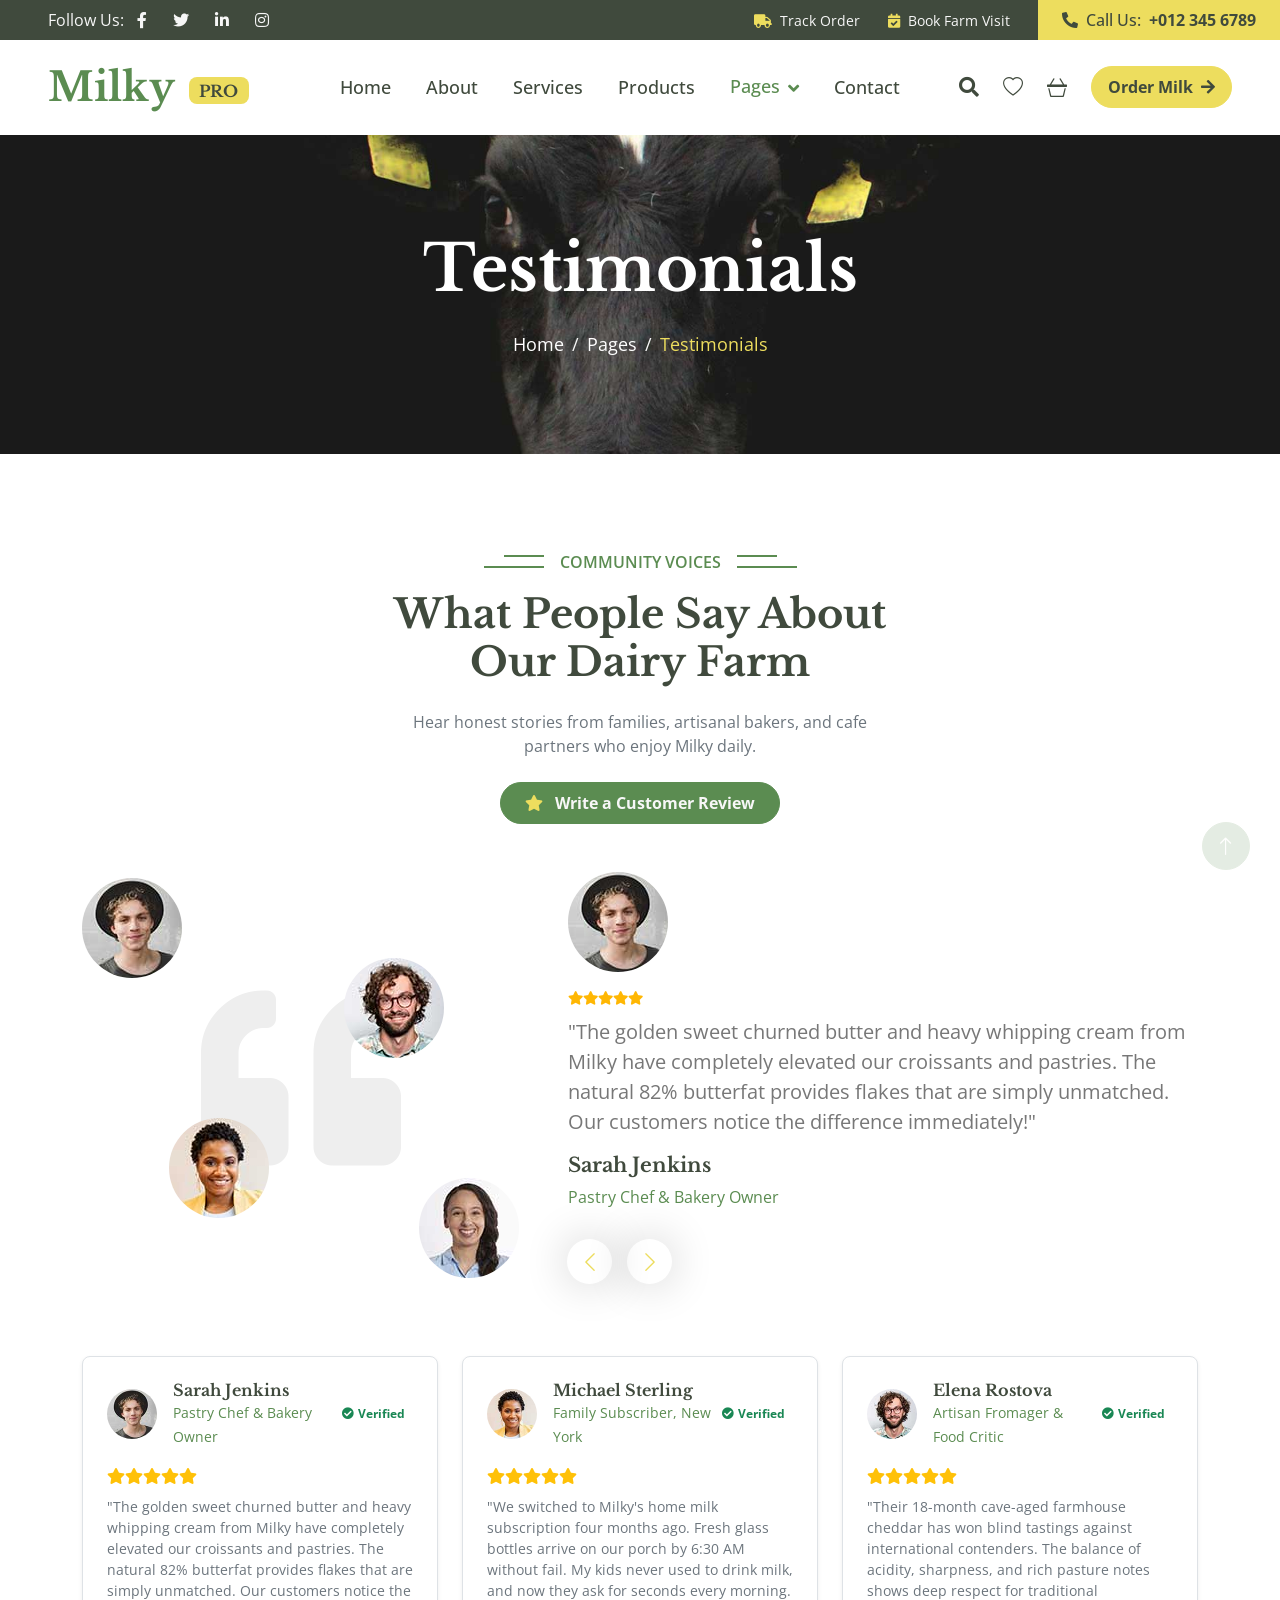
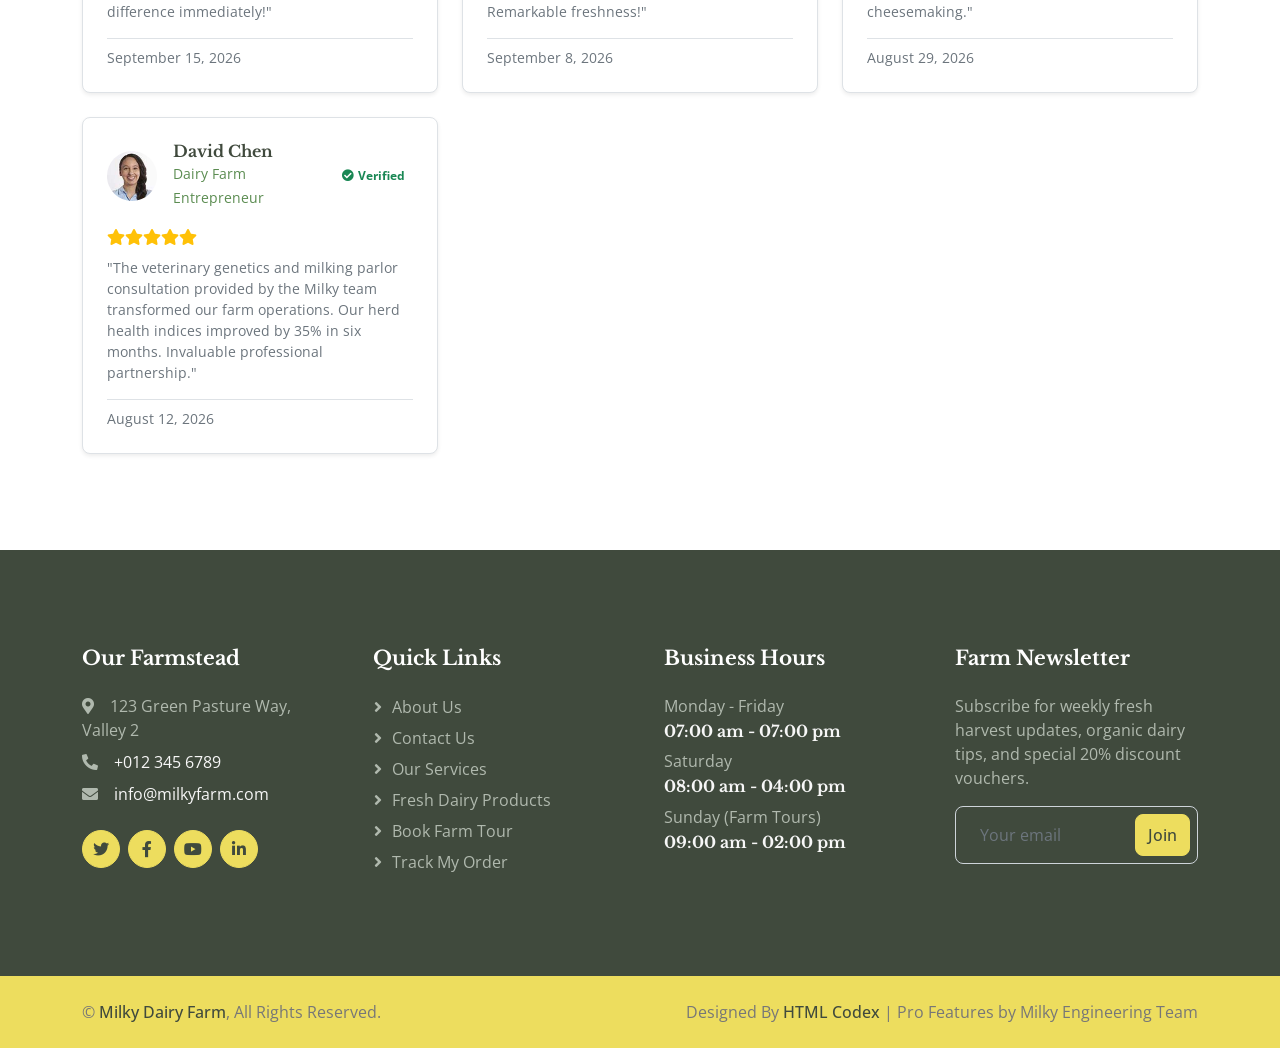
<file: testimonial.html>
<!DOCTYPE html>
<html lang="en">

<head>
    <meta charset="utf-8">
    <title>Customer Testimonials & Reviews - Milky Dairy Farm</title>
    <meta content="width=device-width, initial-scale=1.0" name="viewport">
    <meta content="Dairy reviews, organic milk testimonials, farm tour feedback" name="keywords">
    <meta content="Read authentic reviews from dairy families, pastry chefs, and visitors who love our fresh organic dairy products." name="description">

    <!-- Favicon -->
    <link href="img/favicon.ico" rel="icon">

    <!-- Google Web Fonts -->
    <link rel="preconnect" href="https://fonts.googleapis.com">
    <link rel="preconnect" href="https://fonts.gstatic.com" crossorigin>
    <link href="https://fonts.googleapis.com/css2?family=Libre+Baskerville:wght@700&family=Open+Sans:wght@400;500;600&display=swap" rel="stylesheet">   

    <!-- Icon Font Stylesheet -->
    <link href="https://cdnjs.cloudflare.com/ajax/libs/font-awesome/5.10.0/css/all.min.css" rel="stylesheet">
    <link href="https://cdn.jsdelivr.net/npm/bootstrap-icons@1.4.1/font/bootstrap-icons.css" rel="stylesheet">

    <!-- Libraries Stylesheet -->
    <link href="lib/animate/animate.min.css" rel="stylesheet">
    <link href="lib/owlcarousel/assets/owl.carousel.min.css" rel="stylesheet">
    <link href="lib/lightbox/css/lightbox.min.css" rel="stylesheet">

    <!-- Customized Bootstrap Stylesheet -->
    <link href="css/bootstrap.min.css" rel="stylesheet">

    <!-- Template Stylesheet -->
    <link href="css/style.css" rel="stylesheet">
    <!-- Pro Features Stylesheet -->
    <link href="css/pro-features.css" rel="stylesheet">
</head>

<body>
    <!-- Spinner Start -->
    <div id="spinner" class="show bg-white position-fixed translate-middle w-100 vh-100 top-50 start-50 d-flex align-items-center justify-content-center">
        <div class="spinner-border text-primary" role="status" style="width: 3rem; height: 3rem;"></div>
    </div>
    <!-- Spinner End -->


    <!-- Topbar Start -->
    <div class="container-fluid bg-dark px-0">
        <div class="row g-0 d-none d-lg-flex">
            <div class="col-lg-6 ps-5 text-start">
                <div class="h-100 d-inline-flex align-items-center text-light">
                    <span>Follow Us:</span>
                    <a class="btn btn-link text-light" href="https://facebook.com" target="_blank" rel="noopener"><i class="fab fa-facebook-f"></i></a>
                    <a class="btn btn-link text-light" href="https://twitter.com" target="_blank" rel="noopener"><i class="fab fa-twitter"></i></a>
                    <a class="btn btn-link text-light" href="https://linkedin.com" target="_blank" rel="noopener"><i class="fab fa-linkedin-in"></i></a>
                    <a class="btn btn-link text-light" href="https://instagram.com" target="_blank" rel="noopener"><i class="fab fa-instagram"></i></a>
                </div>
            </div>
            <div class="col-lg-6 text-end">
                <a href="order-tracking.html" class="text-light me-4 text-decoration-none small"><i class="fa fa-truck me-1 text-secondary"></i> Track Order</a>
                <a href="book-tour.html" class="text-light me-4 text-decoration-none small"><i class="fa fa-calendar-check me-1 text-secondary"></i> Book Farm Visit</a>
                <div class="h-100 bg-secondary d-inline-flex align-items-center text-dark py-2 px-4">
                    <span class="me-2 fw-semi-bold"><i class="fa fa-phone-alt me-2"></i>Call Us:</span>
                    <a href="tel:+0123456789" class="text-dark text-decoration-none fw-bold">+012 345 6789</a>
                </div>
            </div>
        </div>
    </div>
    <!-- Topbar End -->


    <!-- Navbar Start -->
    <nav class="navbar navbar-expand-lg bg-white navbar-light sticky-top px-4 px-lg-5">
        <a href="index.html" class="navbar-brand d-flex align-items-center">
            <h1 class="m-0 text-primary">Milky <span class="badge bg-secondary text-dark fs-6 align-middle ms-1">PRO</span></h1>
        </a>
        <button type="button" class="navbar-toggler me-0" data-bs-toggle="collapse" data-bs-target="#navbarCollapse">
            <span class="navbar-toggler-icon"></span>
        </button>
        <div class="collapse navbar-collapse" id="navbarCollapse">
            <div class="navbar-nav ms-auto p-4 p-lg-0 align-items-lg-center">
                <a href="index.html" class="nav-item nav-link">Home</a>
                <a href="about.html" class="nav-item nav-link">About</a>
                <a href="service.html" class="nav-item nav-link">Services</a>
                <a href="product.html" class="nav-item nav-link">Products</a>
                <div class="nav-item dropdown">
                    <a href="#" class="nav-link dropdown-toggle active" data-bs-toggle="dropdown">Pages</a>
                    <div class="dropdown-menu bg-light m-0 shadow-sm border-0">
                        <a href="gallery.html" class="dropdown-item">Farm Gallery</a>
                        <a href="feature.html" class="dropdown-item">Quality Standards</a>
                        <a href="team.html" class="dropdown-item">Our Team</a>
                        <a href="testimonial.html" class="dropdown-item active">Testimonials</a>
                        <a href="book-tour.html" class="dropdown-item text-primary fw-semi-bold">Book Farm Tour</a>
                        <a href="order-tracking.html" class="dropdown-item text-primary fw-semi-bold">Order Tracking</a>
                        <a href="404.html" class="dropdown-item">404 Page</a>
                    </div>
                </div>
                <a href="contact.html" class="nav-item nav-link">Contact</a>
            </div>
            <!-- Pro Navigation Icons -->
            <div class="d-flex align-items-center ms-lg-3 gap-2">
                <button type="button" class="nav-action-btn" data-action="open-search" title="Search catalog">
                    <i class="fa fa-search"></i>
                </button>
                <button type="button" class="nav-action-btn" data-action="open-wishlist" title="Saved favorites">
                    <i class="bi bi-heart"></i>
                    <span class="badge-counter wishlist-count" style="display: none;">0</span>
                </button>
                <button type="button" class="nav-action-btn" data-action="open-cart" title="Shopping basket">
                    <i class="bi bi-basket3"></i>
                    <span class="badge-counter cart-count" style="display: none;">0</span>
                </button>
                <a href="product.html" class="btn btn-secondary rounded-pill py-2 px-3 ms-2 d-none d-xl-inline-block small fw-bold">
                    Order Milk <i class="fa fa-arrow-right ms-1"></i>
                </a>
            </div>
        </div>
    </nav>
    <!-- Navbar End -->


    <!-- Page Header Start -->
    <div class="container-fluid page-header py-5 mb-5 wow fadeIn" data-wow-delay="0.1s">
        <div class="container text-center py-5">
            <h1 class="display-3 text-white mb-4 animated slideInDown">Testimonials</h1>
            <nav aria-label="breadcrumb animated slideInDown">
                <ol class="breadcrumb justify-content-center mb-0">
                    <li class="breadcrumb-item"><a href="index.html" class="text-white">Home</a></li>
                    <li class="breadcrumb-item"><a href="about.html" class="text-white">Pages</a></li>
                    <li class="breadcrumb-item active text-secondary" aria-current="page">Testimonials</li>
                </ol>
            </nav>
        </div>
    </div>
    <!-- Page Header End -->


    <!-- Testimonial Section Start -->
    <div class="container-xxl py-5">
        <div class="container">
            <div class="text-center mx-auto wow fadeInUp" data-wow-delay="0.1s" style="max-width: 500px;">
                <p class="section-title bg-white text-center text-primary px-3">Community Voices</p>
                <h1 class="mb-4">What People Say About Our Dairy Farm</h1>
                <p class="text-muted mb-4">Hear honest stories from families, artisanal bakers, and cafe partners who enjoy Milky daily.</p>
                <button type="button" class="btn btn-primary rounded-pill px-4 py-2 fw-bold mb-5" data-bs-toggle="modal" data-bs-target="#leaveReviewModal">
                    <i class="fa fa-star me-2 text-secondary"></i> Write a Customer Review
                </button>
            </div>

            <!-- Featured Testimonial Carousel -->
            <div class="row g-5 align-items-center mb-5">
                <div class="col-lg-5 wow fadeInUp" data-wow-delay="0.1s">
                    <div class="testimonial-img">
                        <img class="img-fluid animated pulse infinite" src="img/testimonial-1.jpg" alt="Sarah">
                        <img class="img-fluid animated pulse infinite" src="img/testimonial-2.jpg" alt="Michael">
                        <img class="img-fluid animated pulse infinite" src="img/testimonial-3.jpg" alt="Elena">
                        <img class="img-fluid animated pulse infinite" src="img/testimonial-4.jpg" alt="David">
                    </div>
                </div>
                <div class="col-lg-7 wow fadeInUp" data-wow-delay="0.5s">
                    <div class="owl-carousel testimonial-carousel">
                        <div class="testimonial-item">
                            <img class="img-fluid mb-3" src="img/testimonial-1.jpg" alt="Sarah Jenkins">
                            <div class="product-rating mb-2"><i class="fa fa-star"></i><i class="fa fa-star"></i><i class="fa fa-star"></i><i class="fa fa-star"></i><i class="fa fa-star"></i></div>
                            <p class="fs-5">"The golden sweet churned butter and heavy whipping cream from Milky have completely elevated our croissants and pastries. The natural 82% butterfat provides flakes that are simply unmatched. Our customers notice the difference immediately!"</p>
                            <h5>Sarah Jenkins</h5>
                            <span class="text-primary">Pastry Chef & Bakery Owner</span>
                        </div>
                        <div class="testimonial-item">
                            <img class="img-fluid mb-3" src="img/testimonial-2.jpg" alt="Michael Sterling">
                            <div class="product-rating mb-2"><i class="fa fa-star"></i><i class="fa fa-star"></i><i class="fa fa-star"></i><i class="fa fa-star"></i><i class="fa fa-star"></i></div>
                            <p class="fs-5">"We switched to Milky's home milk subscription four months ago. Fresh glass bottles arrive on our porch by 6:30 AM without fail. My kids never used to drink milk, and now they ask for seconds every morning. Remarkable freshness!"</p>
                            <h5>Michael Sterling</h5>
                            <span class="text-primary">Family Milk Subscriber, NY</span>
                        </div>
                        <div class="testimonial-item">
                            <img class="img-fluid mb-3" src="img/testimonial-3.jpg" alt="Elena Rostova">
                            <div class="product-rating mb-2"><i class="fa fa-star"></i><i class="fa fa-star"></i><i class="fa fa-star"></i><i class="fa fa-star"></i><i class="fa fa-star"></i></div>
                            <p class="fs-5">"Their 18-month cave-aged farmhouse cheddar has won blind tastings against international contenders. The balance of acidity, sharpness, and rich pasture notes shows deep respect for traditional cheesemaking."</p>
                            <h5>Elena Rostova</h5>
                            <span class="text-primary">Artisan Fromager & Food Critic</span>
                        </div>
                        <div class="testimonial-item">
                            <img class="img-fluid mb-3" src="img/testimonial-4.jpg" alt="David Chen">
                            <div class="product-rating mb-2"><i class="fa fa-star"></i><i class="fa fa-star"></i><i class="fa fa-star"></i><i class="fa fa-star"></i><i class="fa fa-star"></i></div>
                            <p class="fs-5">"The veterinary genetics and milking parlor consultation provided by the Milky team transformed our farm operations. Our herd health indices improved by 35% in six months. Invaluable professional partnership."</p>
                            <h5>David Chen</h5>
                            <span class="text-primary">Dairy Farm Entrepreneur</span>
                        </div>
                    </div>
                </div>
            </div>

            <!-- Customer Reviews Grid -->
            <div class="row g-4 mt-4" id="communityReviewsGrid">
                <!-- User submitted and verified reviews rendered here -->
            </div>
        </div>
    </div>
    <!-- Testimonial Section End -->


    <!-- Leave Review Modal -->
    <div class="modal fade" id="leaveReviewModal" tabindex="-1" aria-labelledby="leaveReviewModalLabel" aria-hidden="true">
        <div class="modal-dialog modal-dialog-centered">
            <div class="modal-content border-0 shadow">
                <div class="modal-header bg-primary text-white">
                    <h5 class="modal-title text-white" id="leaveReviewModalLabel">
                        <i class="fa fa-star text-secondary me-2"></i> Share Your Dairy Experience
                    </h5>
                    <button type="button" class="btn-close btn-close-white" data-bs-dismiss="modal" aria-label="Close"></button>
                </div>
                <div class="modal-body p-4">
                    <form id="writeReviewForm" onsubmit="event.preventDefault(); MilkyApp.handleReviewSubmit(this);">
                        <div class="mb-3">
                            <label class="form-label small fw-bold d-block">Overall Rating <span class="text-danger">*</span></label>
                            <div class="star-rating-selector">
                                <input type="radio" id="star5" name="rating" value="5" checked><label for="star5"><i class="fa fa-star"></i></label>
                                <input type="radio" id="star4" name="rating" value="4"><label for="star4"><i class="fa fa-star"></i></label>
                                <input type="radio" id="star3" name="rating" value="3"><label for="star3"><i class="fa fa-star"></i></label>
                                <input type="radio" id="star2" name="rating" value="2"><label for="star2"><i class="fa fa-star"></i></label>
                                <input type="radio" id="star1" name="rating" value="1"><label for="star1"><i class="fa fa-star"></i></label>
                            </div>
                        </div>

                        <div class="mb-3">
                            <label class="form-label small fw-bold">Your Name <span class="text-danger">*</span></label>
                            <input type="text" name="name" class="form-control" placeholder="Ronald Bongomin" value="Ronald Bongomin" required>
                        </div>

                        <div class="mb-3">
                            <label class="form-label small fw-bold">Your Role / Location (Optional)</label>
                            <input type="text" name="role" class="form-control" placeholder="e.g. Home Chef, Brooklyn, NY" value="Daily Milk Subscriber">
                        </div>

                        <div class="mb-3">
                            <label class="form-label small fw-bold">Your Feedback / Review <span class="text-danger">*</span></label>
                            <textarea name="reviewText" class="form-control" rows="4" placeholder="What did you love about our milk, cheese, butter, or farm tour?" required></textarea>
                        </div>

                        <button type="submit" class="btn btn-primary w-100 rounded-pill py-3 fw-bold text-uppercase">
                            Submit Review
                        </button>
                    </form>
                </div>
            </div>
        </div>
    </div>


    <!-- Footer Start -->
    <div class="container-fluid bg-dark footer mt-5 py-5 wow fadeIn" data-wow-delay="0.1s">
        <div class="container py-5">
            <div class="row g-5">
                <div class="col-lg-3 col-md-6">
                    <h5 class="text-white mb-4">Our Farmstead</h5>
                    <p class="mb-2"><i class="fa fa-map-marker-alt me-3"></i>123 Green Pasture Way, Valley 2</p>
                    <p class="mb-2"><i class="fa fa-phone-alt me-3"></i><a href="tel:+0123456789" class="text-light text-decoration-none">+012 345 6789</a></p>
                    <p class="mb-2"><i class="fa fa-envelope me-3"></i><a href="mailto:info@milkyfarm.com" class="text-light text-decoration-none">info@milkyfarm.com</a></p>
                    <div class="d-flex pt-3">
                        <a class="btn btn-square btn-secondary rounded-circle me-2" href="https://twitter.com" target="_blank" rel="noopener"><i class="fab fa-twitter"></i></a>
                        <a class="btn btn-square btn-secondary rounded-circle me-2" href="https://facebook.com" target="_blank" rel="noopener"><i class="fab fa-facebook-f"></i></a>
                        <a class="btn btn-square btn-secondary rounded-circle me-2" href="https://youtube.com" target="_blank" rel="noopener"><i class="fab fa-youtube"></i></a>
                        <a class="btn btn-square btn-secondary rounded-circle me-2" href="https://linkedin.com" target="_blank" rel="noopener"><i class="fab fa-linkedin-in"></i></a>
                    </div>
                </div>
                <div class="col-lg-3 col-md-6">
                    <h5 class="text-white mb-4">Quick Links</h5>
                    <a class="btn btn-link" href="about.html">About Us</a>
                    <a class="btn btn-link" href="contact.html">Contact Us</a>
                    <a class="btn btn-link" href="service.html">Our Services</a>
                    <a class="btn btn-link" href="product.html">Fresh Dairy Products</a>
                    <a class="btn btn-link" href="book-tour.html">Book Farm Tour</a>
                    <a class="btn btn-link" href="order-tracking.html">Track My Order</a>
                </div>
                <div class="col-lg-3 col-md-6">
                    <h5 class="text-white mb-4">Business Hours</h5>
                    <p class="mb-1">Monday - Friday</p>
                    <h6 class="text-light">07:00 am - 07:00 pm</h6>
                    <p class="mb-1">Saturday</p>
                    <h6 class="text-light">08:00 am - 04:00 pm</h6>
                    <p class="mb-1">Sunday (Farm Tours)</p>
                    <h6 class="text-light">09:00 am - 02:00 pm</h6>
                </div>
                <div class="col-lg-3 col-md-6">
                    <h5 class="text-white mb-4">Farm Newsletter</h5>
                    <p>Subscribe for weekly fresh harvest updates, organic dairy tips, and special 20% discount vouchers.</p>
                    <form class="newsletter-form position-relative w-100">
                        <input class="form-control bg-transparent w-100 py-3 ps-4 pe-5 text-white" type="email" placeholder="Your email" required>
                        <button type="submit" class="btn btn-secondary py-2 position-absolute top-0 end-0 mt-2 me-2">Join</button>
                    </form>
                </div>
            </div>
        </div>
    </div>
    <!-- Footer End -->


    <!-- Copyright Start -->
    <div class="container-fluid bg-secondary text-body copyright py-4">
        <div class="container">
            <div class="row">
                <div class="col-md-6 text-center text-md-start mb-3 mb-md-0">
                    &copy; <a class="fw-semi-bold text-dark" href="index.html">Milky Dairy Farm</a>, All Rights Reserved.
                </div>
                <div class="col-md-6 text-center text-md-end">
                    Designed By <a class="fw-semi-bold text-dark" href="https://htmlcodex.com" target="_blank" rel="noopener">HTML Codex</a> | Pro Features by Milky Engineering Team
                </div>
            </div>
        </div>
    </div>
    <!-- Copyright End -->


    <!-- Back to Top -->
    <a href="#" class="btn btn-lg btn-primary btn-lg-square rounded-circle back-to-top"><i class="bi bi-arrow-up"></i></a>


    <!-- ==================== PRO OVERLAYS & MODALS ==================== -->

    <!-- Offcanvas Cart Drawer -->
    <div class="offcanvas offcanvas-end offcanvas-cart" tabindex="-1" id="offcanvasCart" aria-labelledby="offcanvasCartLabel">
        <div class="offcanvas-header">
            <h5 class="offcanvas-title text-dark fw-bold" id="offcanvasCartLabel">
                <i class="bi bi-basket3 text-primary me-2"></i> Your Basket (<span class="cart-count">0</span>)
            </h5>
            <button type="button" class="btn-close text-reset" data-bs-dismiss="offcanvas" aria-label="Close"></button>
        </div>
        <div class="offcanvas-body" id="offcanvasCartItems"></div>
        <div class="p-3 border-top bg-light" id="offcanvasCartFooter">
            <div class="d-flex justify-content-between mb-2">
                <span class="text-muted">Subtotal:</span>
                <span class="fw-bold" id="drawerSubtotal">$0.00</span>
            </div>
            <div class="d-flex justify-content-between mb-3">
                <span class="fw-bold text-dark">Estimated Total:</span>
                <span class="fs-5 fw-bold text-primary" id="drawerTotal">$0.00</span>
            </div>
            <div class="d-grid gap-2">
                <a href="cart.html" class="btn btn-outline-secondary rounded-pill py-2">View Full Basket</a>
                <a href="checkout.html" class="btn btn-primary rounded-pill py-2 fw-bold">Proceed To Checkout</a>
            </div>
        </div>
    </div>

    <!-- Offcanvas Wishlist Drawer -->
    <div class="offcanvas offcanvas-end offcanvas-cart" tabindex="-1" id="offcanvasWishlist" aria-labelledby="offcanvasWishlistLabel">
        <div class="offcanvas-header">
            <h5 class="offcanvas-title text-dark fw-bold" id="offcanvasWishlistLabel">
                <i class="bi bi-heart text-danger me-2"></i> Saved Favorites (<span class="wishlist-count">0</span>)
            </h5>
            <button type="button" class="btn-close text-reset" data-bs-dismiss="offcanvas" aria-label="Close"></button>
        </div>
        <div class="offcanvas-body" id="offcanvasWishlistItems"></div>
    </div>

    <!-- Live Search Modal -->
    <div class="search-modal-backdrop" id="proSearchModal">
        <div class="search-modal-box">
            <div class="search-input-wrapper">
                <i class="fa fa-search text-primary fs-5"></i>
                <input type="text" id="proSearchInput" placeholder="Search milk, cheese, butter, tours, services...">
                <button type="button" class="btn btn-sm btn-light rounded-circle" id="closeSearchModalBtn"><i class="bi bi-x fs-5"></i></button>
            </div>
            <div class="search-results-list" id="proSearchResults"></div>
        </div>
    </div>

    <!-- Toast Notification Container -->
    <div id="proToastContainer"></div>


    <!-- JavaScript Libraries -->
    <script src="https://code.jquery.com/jquery-3.4.1.min.js"></script>
    <script src="https://cdn.jsdelivr.net/npm/bootstrap@5.0.0/dist/js/bootstrap.bundle.min.js"></script>
    <script src="lib/wow/wow.min.js"></script>
    <script src="lib/easing/easing.min.js"></script>
    <script src="lib/waypoints/waypoints.min.js"></script>
    <script src="lib/owlcarousel/owl.carousel.min.js"></script>
    <script src="lib/counterup/counterup.min.js"></script>
    <script src="lib/parallax/parallax.min.js"></script>
    <script src="lib/lightbox/js/lightbox.min.js"></script>

    <!-- Template Javascript -->
    <script src="js/main.js"></script>
    <!-- Pro Features Logic -->
    <script src="js/pro-data.js"></script>
    <script src="js/pro-app.js"></script>

    <script>
        function renderCustomerReviewsList() {
            const grid = document.getElementById("communityReviewsGrid");
            if (!grid) return;

            const initial = MilkyData.getInitialTestimonials();
            let stored = [];
            try {
                stored = JSON.parse(localStorage.getItem("milky_customer_reviews") || "[]");
            } catch (e) {
                stored = [];
            }

            const all = [...stored, ...initial];
            let html = "";

            all.forEach((rev, i) => {
                let stars = "";
                for (let s = 1; s <= 5; s++) {
                    stars += `<i class="fa fa-star ${s <= rev.rating ? "text-warning" : "text-muted"}"></i>`;
                }

                html += `
                    <div class="col-md-6 col-lg-4">
                        <div class="bg-white p-4 rounded shadow-sm border h-100 d-flex flex-column">
                            <div class="d-flex align-items-center mb-3">
                                <img src="${rev.avatar || 'img/testimonial-1.jpg'}" alt="${rev.name}" class="rounded-circle me-3" style="width: 50px; height: 50px; object-fit: cover;">
                                <div>
                                    <h6 class="mb-0 text-dark">${rev.name}</h6>
                                    <small class="text-primary">${rev.role}</small>
                                </div>
                                <span class="badge bg-success-light text-success ms-auto small"><i class="fa fa-check-circle me-1"></i>Verified</span>
                            </div>
                            <div class="mb-2">${stars}</div>
                            <p class="text-muted small flex-grow-1">"${rev.text}"</p>
                            <small class="text-muted border-top pt-2 mt-auto d-block">${rev.date}</small>
                        </div>
                    </div>
                `;
            });

            grid.innerHTML = html;
        }

        document.addEventListener("DOMContentLoaded", function () {
            renderCustomerReviewsList();
        });
    </script>
</body>

</html>
</file>
<file: css/style.css>
/********** Template CSS **********/
:root {
    --primary: #5B8C51;
    --secondary: #EDDD5E;
    --light: #F7F7F7;
    --dark: #404A3D;
}

.back-to-top {
    position: fixed;
    display: none;
    right: 30px;
    bottom: 30px;
    z-index: 99;
}

.fw-bold {
    font-weight: 700 !important;
}

.fw-medium {
    font-weight: 600 !important;
}

.fw-semi-bold {
    font-weight: 500 !important;
}


/*** Spinner ***/
#spinner {
    opacity: 0;
    visibility: hidden;
    transition: opacity .5s ease-out, visibility 0s linear .5s;
    z-index: 99999;
}

#spinner.show {
    transition: opacity .5s ease-out, visibility 0s linear 0s;
    visibility: visible;
    opacity: 1;
}


/*** Button ***/
.btn {
    transition: .5s;
    font-weight: 500;
}

.btn-primary,
.btn-outline-primary:hover {
    color: var(--light);
}

.btn-secondary,
.btn-outline-secondary:hover {
    color: var(--dark);
}

.btn-square {
    width: 38px;
    height: 38px;
}

.btn-sm-square {
    width: 32px;
    height: 32px;
}

.btn-lg-square {
    width: 48px;
    height: 48px;
}

.btn-square,
.btn-sm-square,
.btn-lg-square {
    padding: 0;
    display: flex;
    align-items: center;
    justify-content: center;
    font-weight: normal;
}


/*** Navbar ***/
.navbar.sticky-top {
    top: -100px;
    transition: .5s;
}

.navbar .navbar-nav .nav-link {
    margin-right: 35px;
    padding: 25px 0;
    color: var(--dark);
    font-size: 18px;
    font-weight: 500;
    outline: none;
}

.navbar .navbar-nav .nav-link:hover,
.navbar .navbar-nav .nav-link.active {
    color: var(--primary);
}

.navbar .dropdown-toggle::after {
    border: none;
    content: "\f107";
    font-family: "Font Awesome 5 Free";
    font-weight: 900;
    vertical-align: middle;
    margin-left: 8px;
}

@media (max-width: 991.98px) {
    .navbar .navbar-nav .nav-link  {
        margin-right: 0;
        padding: 10px 0;
    }

    .navbar .navbar-nav {
        border-top: 1px solid #EEEEEE;
    }
}

@media (min-width: 992px) {
    .navbar .nav-item .dropdown-menu {
        display: block;
        border: none;
        margin-top: 0;
        top: 150%;
        opacity: 0;
        visibility: hidden;
        transition: .5s;
    }

    .navbar .nav-item:hover .dropdown-menu {
        top: 100%;
        visibility: visible;
        transition: .5s;
        opacity: 1;
    }
}


/*** Header ***/
.carousel-caption {
    top: 0;
    left: 0;
    right: 0;
    bottom: 0;
    display: flex;
    align-items: center;
    background: rgba(0, 0, 0, .1);
    z-index: 1;
}

.carousel-control-prev,
.carousel-control-next {
    width: 15%;
}

.carousel-control-prev-icon,
.carousel-control-next-icon {
    width: 3rem;
    height: 3rem;
    border-radius: 3rem;
    background-color: var(--primary);
    border: 10px solid var(--primary);
}

@media (max-width: 768px) {
    #header-carousel .carousel-item {
        position: relative;
        min-height: 450px;
    }
    
    #header-carousel .carousel-item img {
        position: absolute;
        width: 100%;
        height: 100%;
        object-fit: cover;
    }
}

.page-header {
    background: url(../img/banner.jpg) center center no-repeat;
    background-size: cover;
}

.page-header .breadcrumb-item+.breadcrumb-item::before {
    color: var(--light);
}

.page-header .breadcrumb-item,
.page-header .breadcrumb-item a {
    font-size: 18px;
    color: var(--light);
}


/*** Section Title ***/
.section-title {
    position: relative;
    display: inline-block;
    text-transform: uppercase;
    font-weight: 600;
}

.section-title::before {
    position: absolute;
    content: "";
    width: calc(100% + 80px);
    height: 2px;
    top: 5px;
    left: -40px;
    background: var(--primary);
    z-index: -1;
}

.section-title::after {
    position: absolute;
    content: "";
    width: calc(100% + 120px);
    height: 2px;
    bottom: 6px;
    left: -60px;
    background: var(--primary);
    z-index: -1;
}

.section-title.text-start::before {
    width: calc(100% + 40px);
    left: 0;
}

.section-title.text-start::after {
    width: calc(100% + 60px);
    left: 0;
}


/*** About ***/
.about-experience {
    position: absolute;
    width: 100%;
    height: 100%;
    right: -45px;
    bottom: -45px;
    display: flex;
    flex-direction: column;
    align-items: center;
    justify-content: center;
}


/*** Service ***/
.service-item {
    position: relative;
    border-radius: 8px;
    box-shadow: 0 0 45px rgba(0, 0, 0, .07);
}

.service-item .service-img {
    position: absolute;
    width: 100%;
    height: 100%;
    top: 0;
    left: 0;
    border-radius: 8px;
    overflow: hidden;
    z-index: -1;
}

.service-item .service-img img {
    position: absolute;
    width: 100%;
    height: 100%;
    left: 0;
    object-fit: cover;
    border-radius: 10px;
}

.service-item .service-img::before {
    position: absolute;
    content: "";
    width: 100%;
    height: 100%;
    top: 0;
    left: 0;
    background: rgba(0, 0, 0, .5);
    border-radius: 10px;
    z-index: 1;
}

.service-item .service-img::after {
    position: absolute;
    content: "";
    width: 100%;
    height: 100%;
    top: 0;
    left: 0;
    background: #FFFFFF;
    transition: .5s ease-out;
    z-index: 2;
}

.service-item:hover .service-img::after {
    width: 0;
    left: auto;
    right: 0;
}

.service-item .service-text .service-icon {
    width: 140px;
    height: 140px;
    padding: 15px;
    margin-top: -70px;
    margin-bottom: 40px;
    background: #FFFFFF;
    border-radius: 140px;
    overflow: hidden;
    box-shadow: 0 0 60px rgba(0, 0, 0, .1);
}

.service-item .service-text h5,
.service-item .service-text p {
    transition: .5s;
}

.service-item:hover .service-text h5,
.service-item:hover .service-text p {
    color: #FFFFFF;
}

.service-item .service-text .btn {
    color: var(--secondary);
    background: #FFFFFF;
    box-shadow: 0 0 45px rgba(0, 0, 0, .25);
}

.service-item .service-text .btn:hover {
    color: var(--dark);
    background: var(--secondary);
}


/*** Product ***/
.product-item {
    position: relative;
    border-radius: 8px;
    overflow: hidden;
    box-shadow: 0 0 45px rgba(0, 0, 0, .07);
}

.product-item .product-overlay {
    position: absolute;
    width: 100%;
    height: 100%;
    top: 0;
    left: 0;
    display: flex;
    align-items: center;
    justify-content: center;
    background: rgba(0, 0, 0, .5);
    opacity: 0;
    padding-top: 60px;
    transition: .5s;
}

.product-item:hover .product-overlay {
    opacity: 1;
    padding-top: 0;
}


/*** Team ***/
.team-item {
    position: relative;
    text-align: center;
    border-radius: 8px;
    box-shadow: 0 0 45px rgba(0, 0, 0, .07);
}

.team-item .btn {
    border-color: transparent;
    box-shadow: 0 0 45px rgba(0, 0, 0, .2);
}


/*** Testimonial ***/
.testimonial-img {
    position: relative;
    min-height: 400px;
}

.testimonial-img::after {
    position: absolute;
    content: "\f10d";
    font-family: "Font Awesome 5 Free";
    font-weight: 900;
    font-size: 200px;
    color: #EEEEEE;
    top: 50%;
    left: 50%;
    transform: translate(-50%, -50%);
    z-index: -1;
}

.testimonial-img img {
    position: absolute;
    width: 100px;
    height: 100px;
    border-radius: 100px;
}

.testimonial-img img:nth-child(1) {
    top: 0;
    left: 0;
}

.testimonial-img img:nth-child(2) {
    top: 60%;
    left: 20%;
}

.testimonial-img img:nth-child(3) {
    top: 20%;
    left: 60%;
}

.testimonial-img img:nth-child(4) {
    bottom: 0;
    right: 0;
}

.testimonial-img img .animated.pulse {
    animation-duration: 2s;
}

.testimonial-carousel .owl-item img {
    width: 100px;
    height: 100px;
    border-radius: 100px;
}

.testimonial-carousel .owl-nav {
    margin-top: 30px;
    display: flex;
}

.testimonial-carousel .owl-nav .owl-prev,
.testimonial-carousel .owl-nav .owl-next {
    margin-right: 15px;
    width: 45px;
    height: 45px;
    display: flex;
    align-items: center;
    justify-content: center;
    color: var(--secondary);
    border-radius: 45px;
    box-shadow: 0 0 45px rgba(0, 0, 0, .2);
    font-size: 22px;
    transition: .5s;
}

.testimonial-carousel .owl-nav .owl-prev:hover,
.testimonial-carousel .owl-nav .owl-next:hover {
    background: var(--secondary);
    color: var(--dark);
}


/*** Footer ***/
.footer {
    color: #B0B9AE;
}

.footer .btn.btn-link {
    display: block;
    margin-bottom: 5px;
    padding: 0;
    text-align: left;
    color: #B0B9AE;
    font-weight: normal;
    text-transform: capitalize;
    transition: .3s;
}

.footer .btn.btn-link::before {
    position: relative;
    content: "\f105";
    font-family: "Font Awesome 5 Free";
    font-weight: 900;
    margin-right: 10px;
}

.footer .btn.btn-link:hover {
    color: var(--light);
    letter-spacing: 1px;
    box-shadow: none;
}
</file>
<file: css/pro-features.css>
/* ==========================================================================
   Milky Pro Features - Professional Dairy Web Application Stylesheet
   Theme Colors:
   --primary:   #5B8C51 (Fresh Organic Pasture Green)
   --secondary: #EDDD5E (Warm Golden Dairy Cream)
   --dark:      #404A3D (Deep Forest Earth)
   --light:     #F7F7F7 (Pure Milk White)
   ========================================================================== */

/* Navbar Icons & Badges */
.nav-action-btn {
    position: relative;
    background: transparent;
    border: none;
    color: var(--dark);
    font-size: 1.25rem;
    padding: 0.5rem;
    line-height: 1;
    display: inline-flex;
    align-items: center;
    justify-content: center;
    transition: color 0.3s ease, transform 0.2s ease;
    text-decoration: none;
}

.nav-action-btn:hover {
    color: var(--primary);
    transform: translateY(-2px);
}

.nav-action-btn .badge-counter {
    position: absolute;
    top: 0;
    right: -4px;
    font-size: 0.7rem;
    font-weight: 700;
    min-width: 18px;
    height: 18px;
    border-radius: 9px;
    display: flex;
    align-items: center;
    justify-content: center;
    padding: 0 4px;
    background-color: var(--primary);
    color: #ffffff;
    box-shadow: 0 2px 5px rgba(0, 0, 0, 0.2);
    transition: transform 0.3s cubic-bezier(0.175, 0.885, 0.32, 1.275);
}

.nav-action-btn .badge-counter.bump {
    transform: scale(1.35);
}

/* Wishlist Button on Product Cards */
.btn-wishlist {
    transition: all 0.3s ease;
    color: #404A3D;
    background: #ffffff;
}

.btn-wishlist.active,
.btn-wishlist:hover {
    background: #dc3545 !important;
    color: #ffffff !important;
    border-color: #dc3545 !important;
}

.btn-wishlist.active i::before {
    content: "\f415"; /* bi-suit-heart-fill or bi-heart-fill */
}

/* Product Card Pro Enhancements */
.product-item {
    transition: transform 0.3s ease, box-shadow 0.3s ease;
    background: #ffffff;
    border: 1px solid rgba(0, 0, 0, 0.05);
}

.product-item:hover {
    transform: translateY(-6px);
    box-shadow: 0 12px 30px rgba(0, 0, 0, 0.12) !important;
}

.product-item .product-badge {
    position: absolute;
    top: 12px;
    left: 12px;
    z-index: 2;
    font-size: 0.75rem;
    font-weight: 600;
    letter-spacing: 0.5px;
    padding: 4px 10px;
    border-radius: 20px;
    text-transform: uppercase;
}

.product-item .product-overlay {
    background: rgba(64, 74, 61, 0.75) !important;
    backdrop-filter: blur(2px);
    gap: 8px;
}

.product-item .product-overlay .btn {
    box-shadow: 0 4px 12px rgba(0, 0, 0, 0.25);
    transition: transform 0.2s ease, background-color 0.2s ease;
}

.product-item .product-overlay .btn:hover {
    transform: scale(1.12);
}

.product-rating {
    color: #ffb703;
    font-size: 0.85rem;
}

/* Offcanvas Cart & Wishlist Drawers */
.offcanvas-cart {
    width: 380px !important;
    max-width: 90vw !important;
}

.offcanvas-header {
    background-color: #f8faf7;
    border-bottom: 1px solid #e2e8df;
}

.cart-item-row {
    padding: 12px 0;
    border-bottom: 1px solid #edf1eb;
    display: flex;
    align-items: center;
    gap: 12px;
}

.cart-item-img {
    width: 65px;
    height: 65px;
    object-fit: cover;
    border-radius: 8px;
    border: 1px solid #e5e9e3;
}

.cart-item-title {
    font-weight: 600;
    font-size: 0.95rem;
    margin-bottom: 2px;
    color: var(--dark);
    display: block;
    text-decoration: none;
}

.cart-item-title:hover {
    color: var(--primary);
}

.cart-item-price {
    font-size: 0.9rem;
    color: var(--primary);
    font-weight: 600;
}

.qty-control {
    display: inline-flex;
    align-items: center;
    border: 1px solid #d5ded1;
    border-radius: 6px;
    overflow: hidden;
    background: #ffffff;
}

.qty-btn {
    background: #f4f6f3;
    border: none;
    width: 28px;
    height: 28px;
    display: flex;
    align-items: center;
    justify-content: center;
    font-weight: bold;
    cursor: pointer;
    color: var(--dark);
    transition: background-color 0.2s;
}

.qty-btn:hover {
    background: #e4ebe1;
}

.qty-val {
    width: 32px;
    text-align: center;
    font-size: 0.85rem;
    font-weight: 600;
}

.free-shipping-progress {
    background-color: #f1f5ef;
    padding: 10px 14px;
    border-radius: 8px;
    font-size: 0.85rem;
    margin-bottom: 12px;
}

.free-shipping-progress .progress {
    height: 6px;
    border-radius: 3px;
    background-color: #dbe4d7;
}

.free-shipping-progress .progress-bar {
    background-color: var(--primary);
}

/* Toast Container */
#proToastContainer {
    position: fixed;
    bottom: 25px;
    right: 25px;
    z-index: 10800;
    display: flex;
    flex-direction: column;
    gap: 10px;
    pointer-events: none;
}

.pro-toast {
    pointer-events: auto;
    min-width: 300px;
    max-width: 400px;
    background: #ffffff;
    border-radius: 10px;
    box-shadow: 0 10px 30px rgba(0, 0, 0, 0.15);
    border-left: 5px solid var(--primary);
    padding: 14px 18px;
    display: flex;
    align-items: center;
    gap: 12px;
    animation: toastSlideIn 0.35s cubic-bezier(0.175, 0.885, 0.32, 1.275);
    transition: opacity 0.3s ease, transform 0.3s ease;
}

.pro-toast.toast-danger {
    border-left-color: #dc3545;
}

.pro-toast.toast-warning {
    border-left-color: #ffc107;
}

.pro-toast.toast-info {
    border-left-color: #0dcaf0;
}

.pro-toast .toast-icon {
    font-size: 1.5rem;
    line-height: 1;
}

.pro-toast .toast-body-text {
    flex-grow: 1;
    font-size: 0.9rem;
    color: #333333;
    line-height: 1.35;
}

.pro-toast .toast-close {
    background: none;
    border: none;
    font-size: 1.2rem;
    color: #999;
    cursor: pointer;
    line-height: 1;
}

@keyframes toastSlideIn {
    from {
        opacity: 0;
        transform: translateX(60px);
    }
    to {
        opacity: 1;
        transform: translateX(0);
    }
}

/* Live Search Modal */
.search-modal-backdrop {
    position: fixed;
    top: 0;
    left: 0;
    width: 100vw;
    height: 100vh;
    background: rgba(28, 33, 27, 0.85);
    backdrop-filter: blur(5px);
    z-index: 10500;
    display: none;
    opacity: 0;
    transition: opacity 0.3s ease;
    align-items: flex-start;
    justify-content: center;
    padding-top: 80px;
}

.search-modal-backdrop.show {
    display: flex;
    opacity: 1;
}

.search-modal-box {
    background: #ffffff;
    width: 90%;
    max-width: 680px;
    border-radius: 12px;
    box-shadow: 0 20px 50px rgba(0, 0, 0, 0.3);
    overflow: hidden;
    animation: searchDrop 0.3s ease-out;
}

@keyframes searchDrop {
    from {
        transform: translateY(-30px);
        opacity: 0;
    }
    to {
        transform: translateY(0);
        opacity: 1;
    }
}

.search-input-wrapper {
    position: relative;
    padding: 18px 24px;
    border-bottom: 1px solid #eef2ed;
    display: flex;
    align-items: center;
    gap: 12px;
}

.search-input-wrapper input {
    border: none;
    outline: none;
    font-size: 1.2rem;
    width: 100%;
    color: var(--dark);
}

.search-results-list {
    max-height: 380px;
    overflow-y: auto;
    padding: 12px 18px;
}

.search-result-item {
    display: flex;
    align-items: center;
    gap: 14px;
    padding: 10px 12px;
    border-radius: 8px;
    text-decoration: none;
    color: var(--dark);
    transition: background-color 0.2s;
}

.search-result-item:hover {
    background-color: #f3f7f1;
    color: var(--primary);
}

.search-result-item img {
    width: 50px;
    height: 50px;
    object-fit: cover;
    border-radius: 6px;
}

.search-popular-tags {
    padding: 12px 24px 18px;
    background: #fafcfa;
    border-top: 1px solid #eef2ed;
    display: flex;
    flex-wrap: wrap;
    align-items: center;
    gap: 8px;
    font-size: 0.85rem;
}

.search-tag-badge {
    background: #e8efe5;
    color: var(--dark);
    padding: 4px 12px;
    border-radius: 16px;
    cursor: pointer;
    transition: all 0.2s;
    text-decoration: none;
}

.search-tag-badge:hover {
    background: var(--primary);
    color: #ffffff;
}

/* Category Filter Pills */
.filter-pills-wrapper {
    display: flex;
    flex-wrap: wrap;
    justify-content: center;
    gap: 10px;
    margin-bottom: 2rem;
}

.filter-pill-btn {
    border: 1px solid #cfdad0;
    background: #ffffff;
    color: var(--dark);
    padding: 8px 22px;
    border-radius: 25px;
    font-weight: 500;
    font-size: 0.95rem;
    cursor: pointer;
    transition: all 0.3s ease;
}

.filter-pill-btn.active,
.filter-pill-btn:hover {
    background: var(--primary);
    color: #ffffff;
    border-color: var(--primary);
    box-shadow: 0 4px 10px rgba(91, 140, 81, 0.3);
}

/* Nutrition Table Styling */
.nutrition-grid {
    display: grid;
    grid-template-columns: repeat(auto-fit, minmax(110px, 1fr));
    gap: 12px;
    margin: 1.25rem 0;
}

.nutrition-pill {
    background: #f5f8f3;
    border: 1px solid #e2ede0;
    border-radius: 8px;
    padding: 10px;
    text-align: center;
}

.nutrition-pill .nutrient-val {
    font-size: 1.15rem;
    font-weight: 700;
    color: var(--primary);
    display: block;
}

.nutrition-pill .nutrient-lbl {
    font-size: 0.75rem;
    text-transform: uppercase;
    color: #666;
    letter-spacing: 0.5px;
}

/* Order Tracking Stepper Timeline */
.tracking-timeline {
    position: relative;
    padding: 20px 0;
}

.tracking-step {
    position: relative;
    padding-left: 55px;
    margin-bottom: 30px;
}

.tracking-step:last-child {
    margin-bottom: 0;
}

.tracking-step::before {
    content: "";
    position: absolute;
    left: 20px;
    top: 36px;
    bottom: -24px;
    width: 3px;
    background: #dee2e6;
}

.tracking-step:last-child::before {
    display: none;
}

.tracking-step.completed::before {
    background: var(--primary);
}

.tracking-step-icon {
    position: absolute;
    left: 0;
    top: 0;
    width: 42px;
    height: 42px;
    border-radius: 50%;
    background: #e9ecef;
    color: #6c757d;
    display: flex;
    align-items: center;
    justify-content: center;
    font-size: 1.1rem;
    z-index: 2;
    transition: all 0.3s ease;
}

.tracking-step.completed .tracking-step-icon {
    background: var(--primary);
    color: #ffffff;
    box-shadow: 0 0 0 5px rgba(91, 140, 81, 0.2);
}

.tracking-step.active .tracking-step-icon {
    background: var(--secondary);
    color: var(--dark);
    box-shadow: 0 0 0 5px rgba(237, 221, 94, 0.4);
    animation: pulseStep 1.8s infinite;
}

@keyframes pulseStep {
    0% { transform: scale(1); }
    50% { transform: scale(1.08); }
    100% { transform: scale(1); }
}

/* Checkout UI */
.checkout-card {
    border-radius: 12px;
    border: 1px solid #e7eee5;
    background: #ffffff;
    box-shadow: 0 4px 15px rgba(0, 0, 0, 0.04);
}

.payment-method-card {
    border: 2px solid #e4eae2;
    border-radius: 8px;
    padding: 14px 16px;
    cursor: pointer;
    transition: all 0.25s ease;
}

.payment-method-card:hover,
.payment-method-card.selected {
    border-color: var(--primary);
    background: #f9fcf8;
}

/* Star Rating Selector */
.star-rating-selector {
    display: inline-flex;
    flex-direction: row-reverse;
    gap: 4px;
    font-size: 1.5rem;
    cursor: pointer;
}

.star-rating-selector input {
    display: none;
}

.star-rating-selector label {
    color: #d1d5db;
    transition: color 0.2s;
    cursor: pointer;
}

.star-rating-selector label:hover,
.star-rating-selector label:hover ~ label,
.star-rating-selector input:checked ~ label {
    color: #f59e0b;
}

/* Floating Farm Tour CTA Banner / Button */
.floating-order-btn {
    position: fixed;
    bottom: 30px;
    left: 30px;
    z-index: 99;
    box-shadow: 0 8px 25px rgba(91, 140, 81, 0.4);
    display: inline-flex;
    align-items: center;
    gap: 8px;
    font-weight: 600;
}

/* WhatsApp / Quick Help Float */
.floating-help-btn {
    position: fixed;
    bottom: 95px;
    right: 30px;
    z-index: 99;
    width: 48px;
    height: 48px;
    border-radius: 50%;
    background-color: #25d366;
    color: #ffffff;
    display: flex;
    align-items: center;
    justify-content: center;
    font-size: 1.4rem;
    box-shadow: 0 6px 20px rgba(37, 211, 102, 0.35);
    transition: transform 0.3s ease;
    text-decoration: none;
}

.floating-help-btn:hover {
    color: #ffffff;
    transform: scale(1.1);
}

/* Responsive adjustments */
@media (max-width: 991px) {
    .floating-order-btn {
        display: none;
    }
}
</file>
